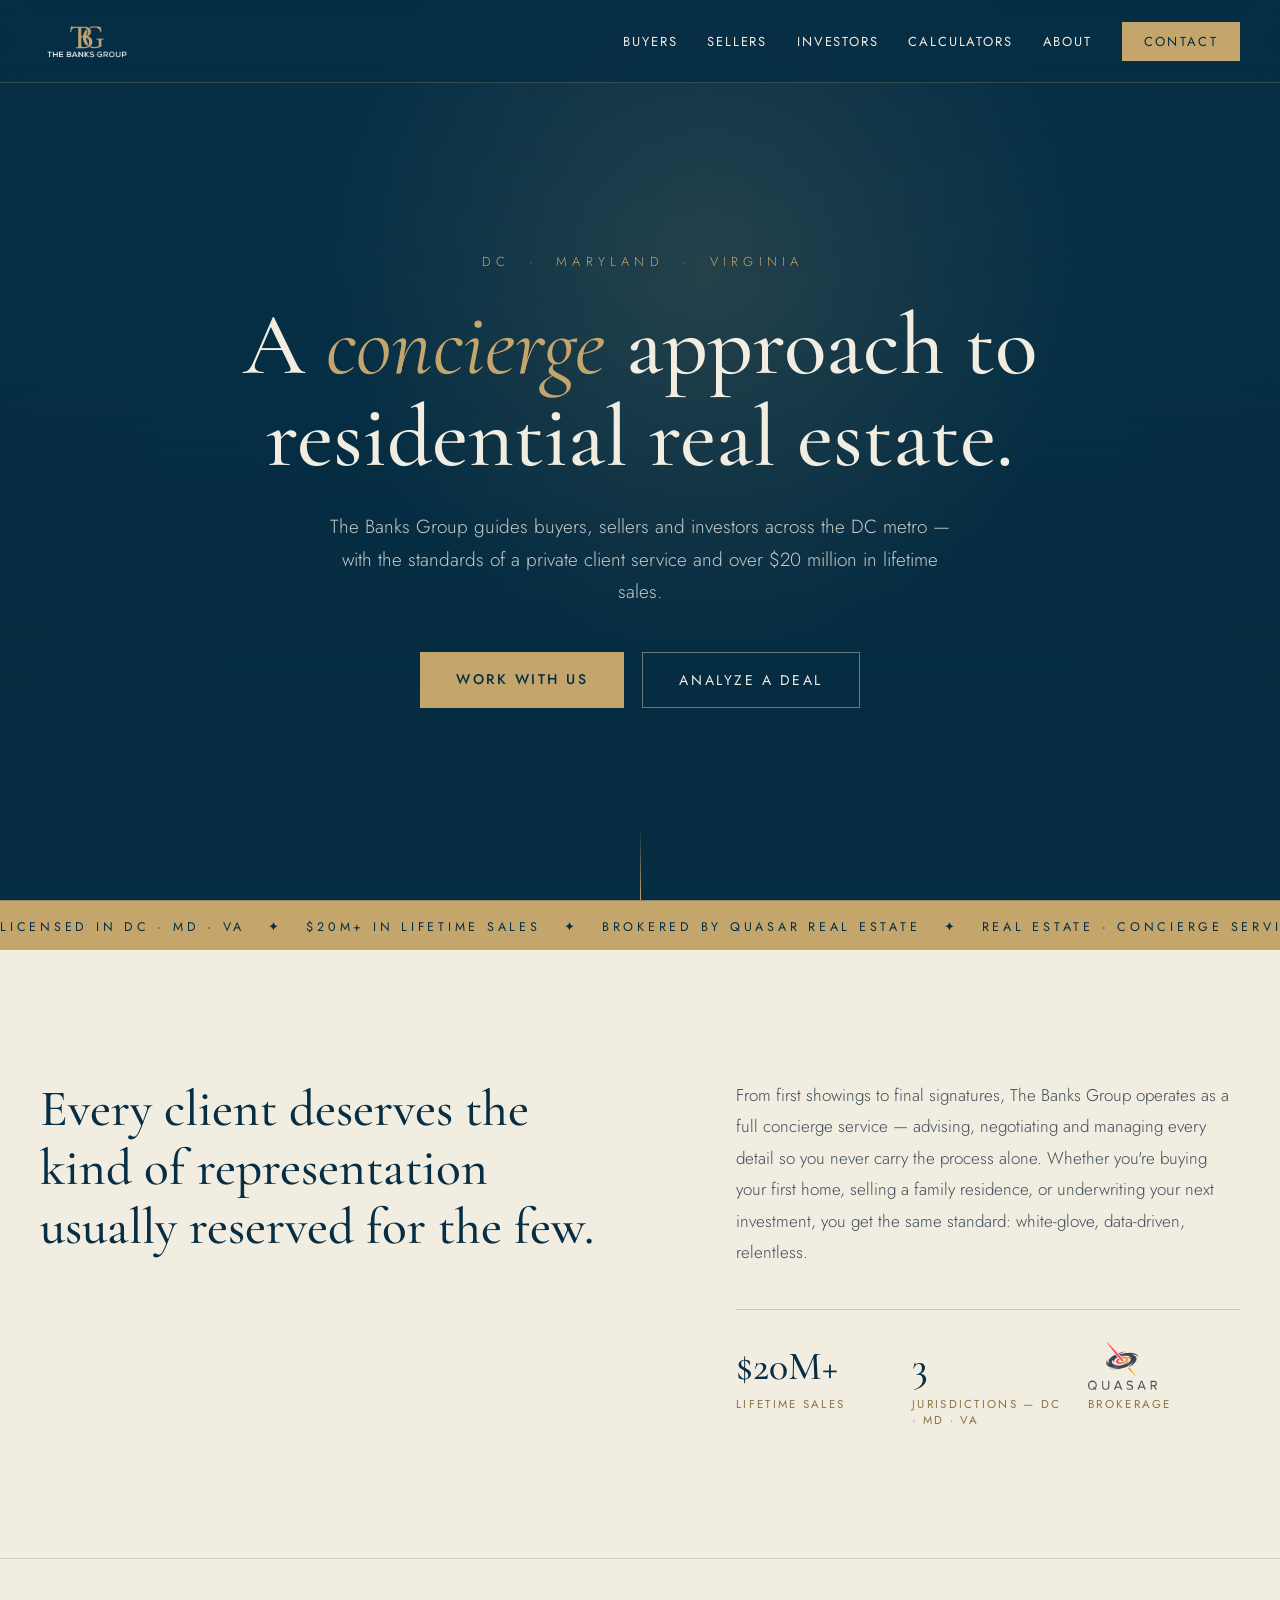
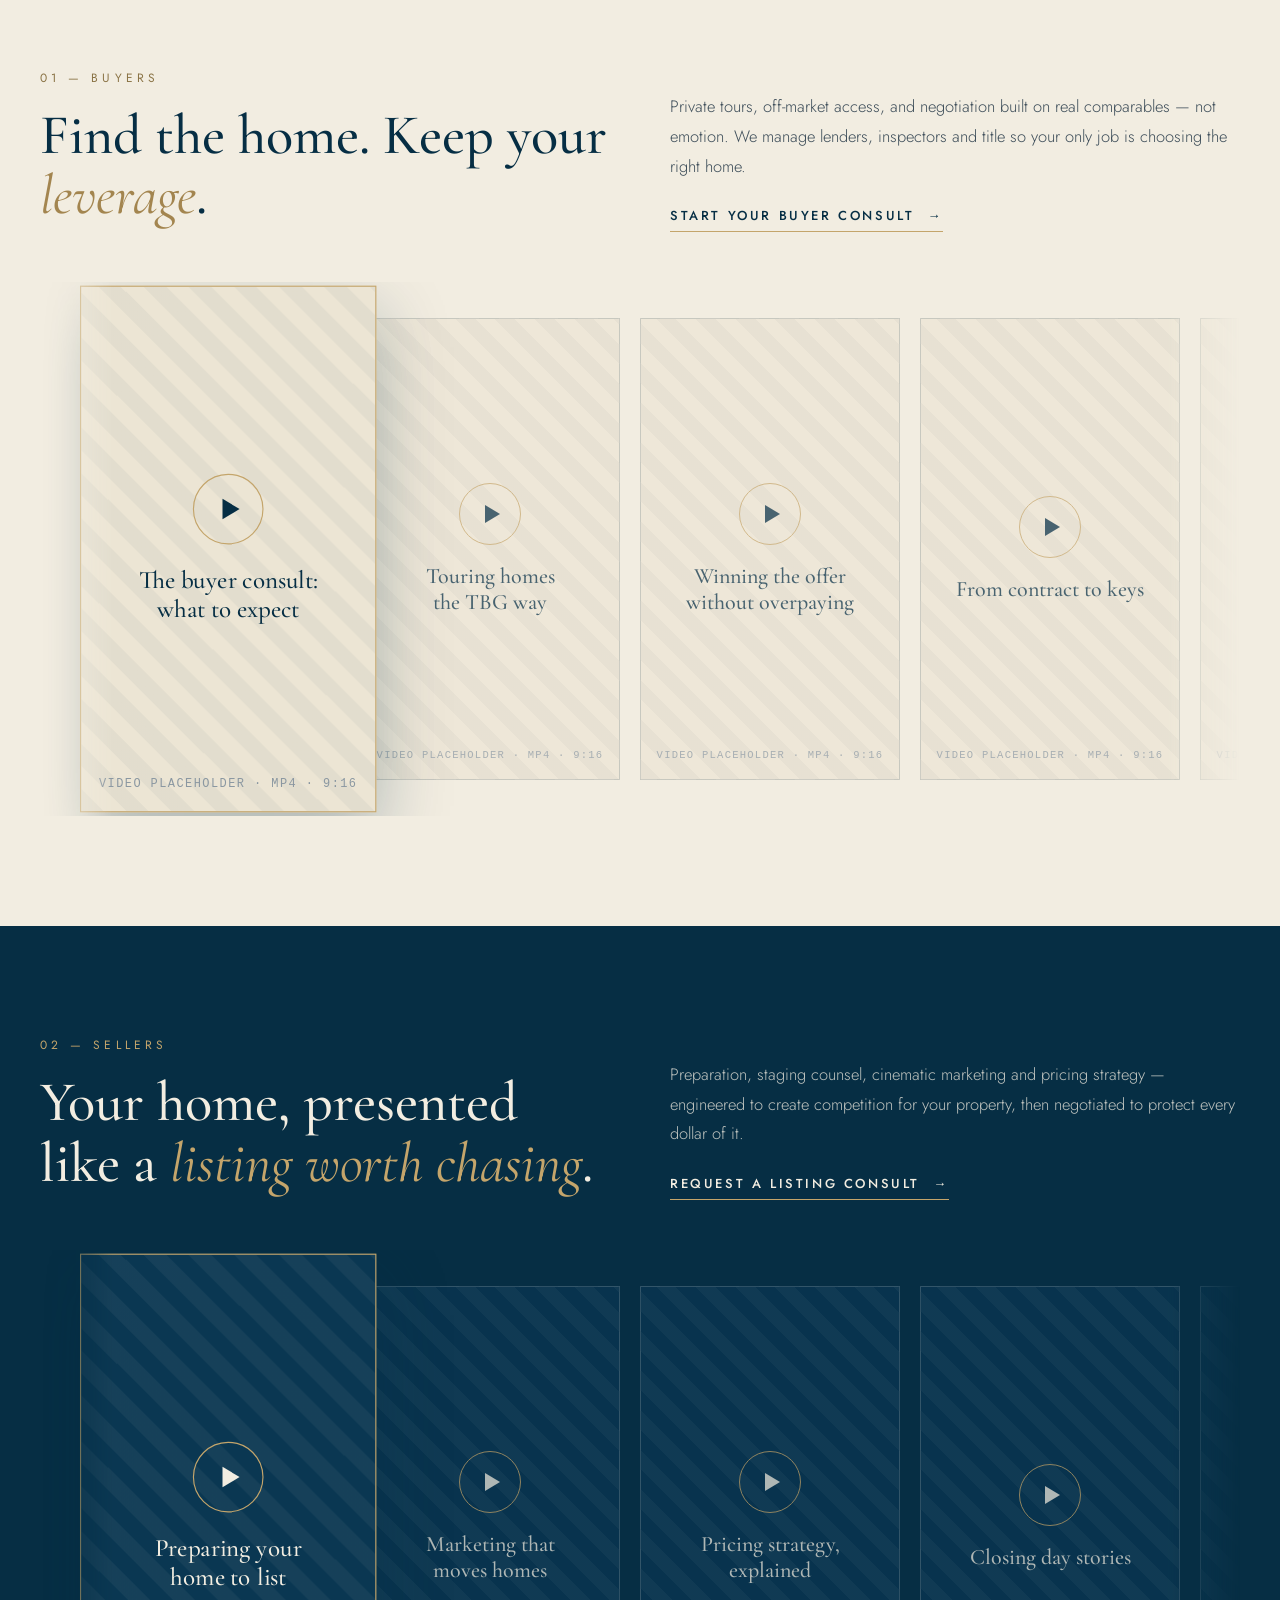
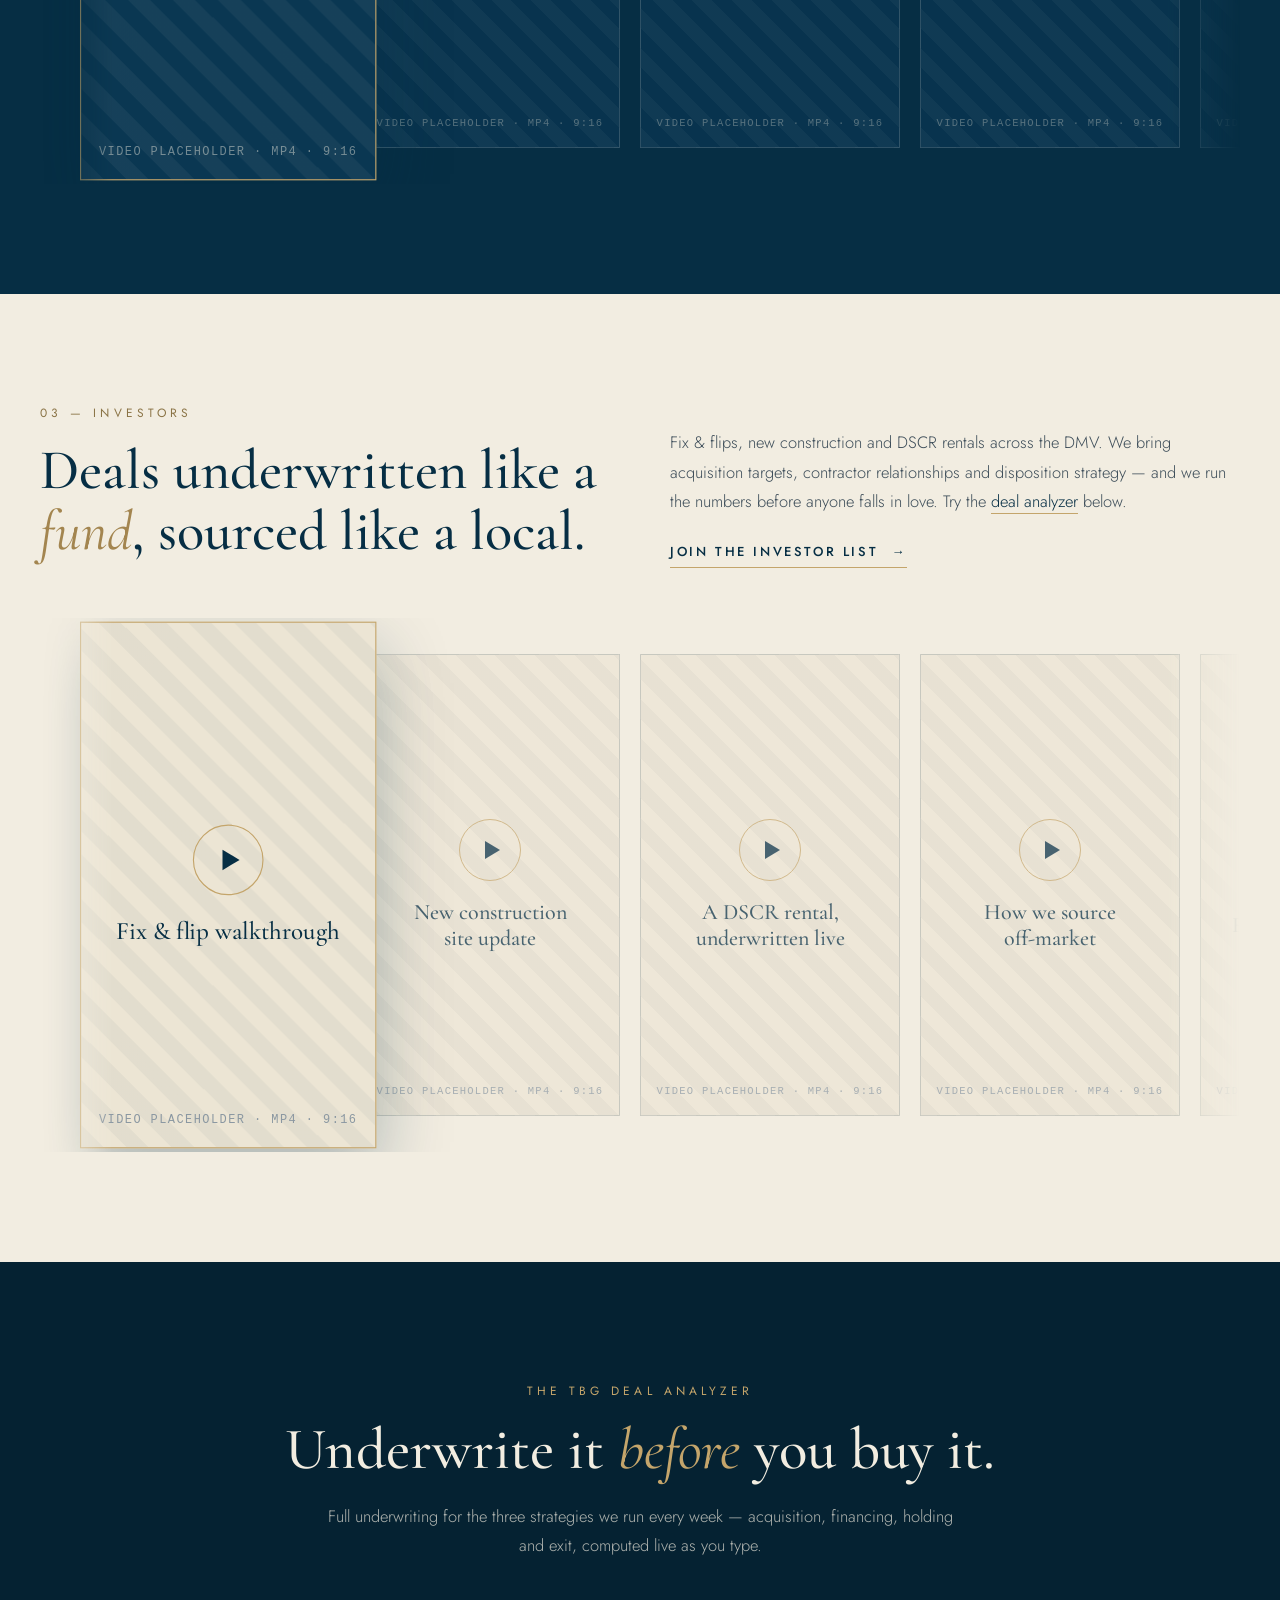
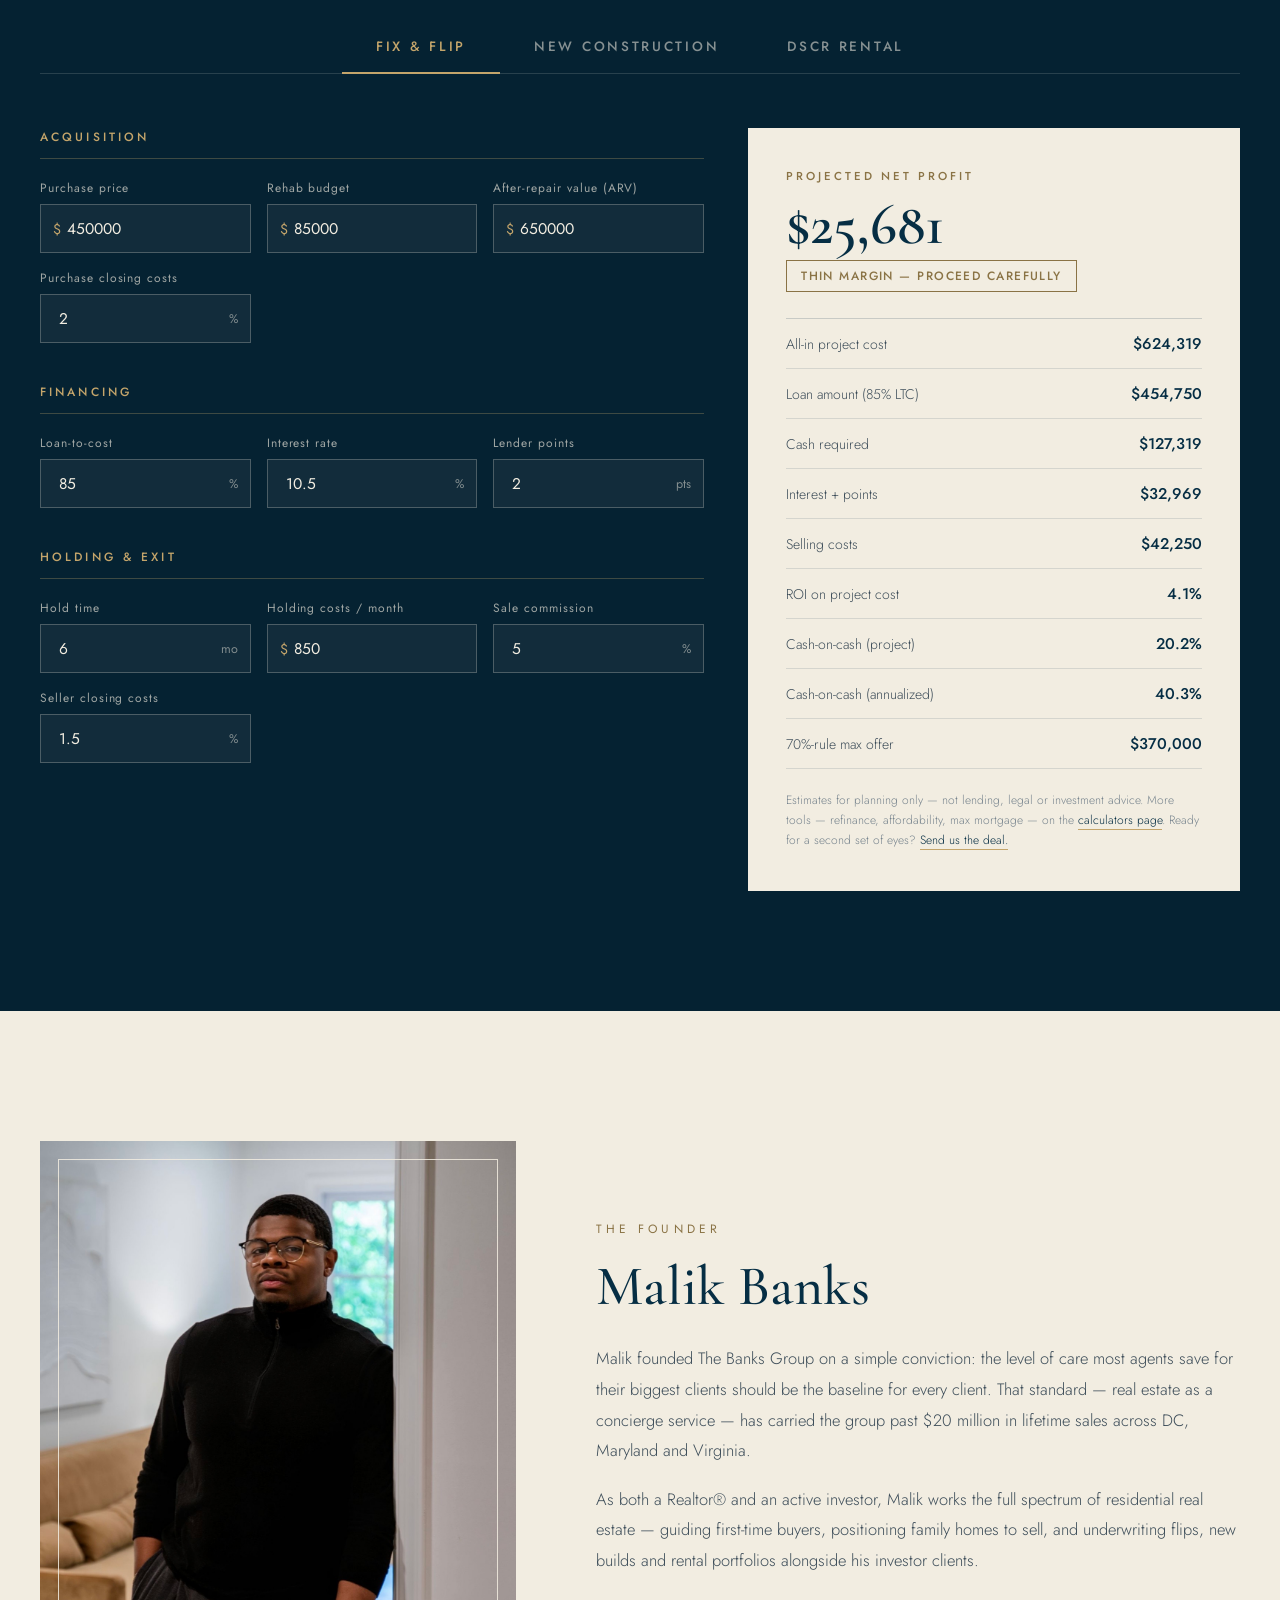
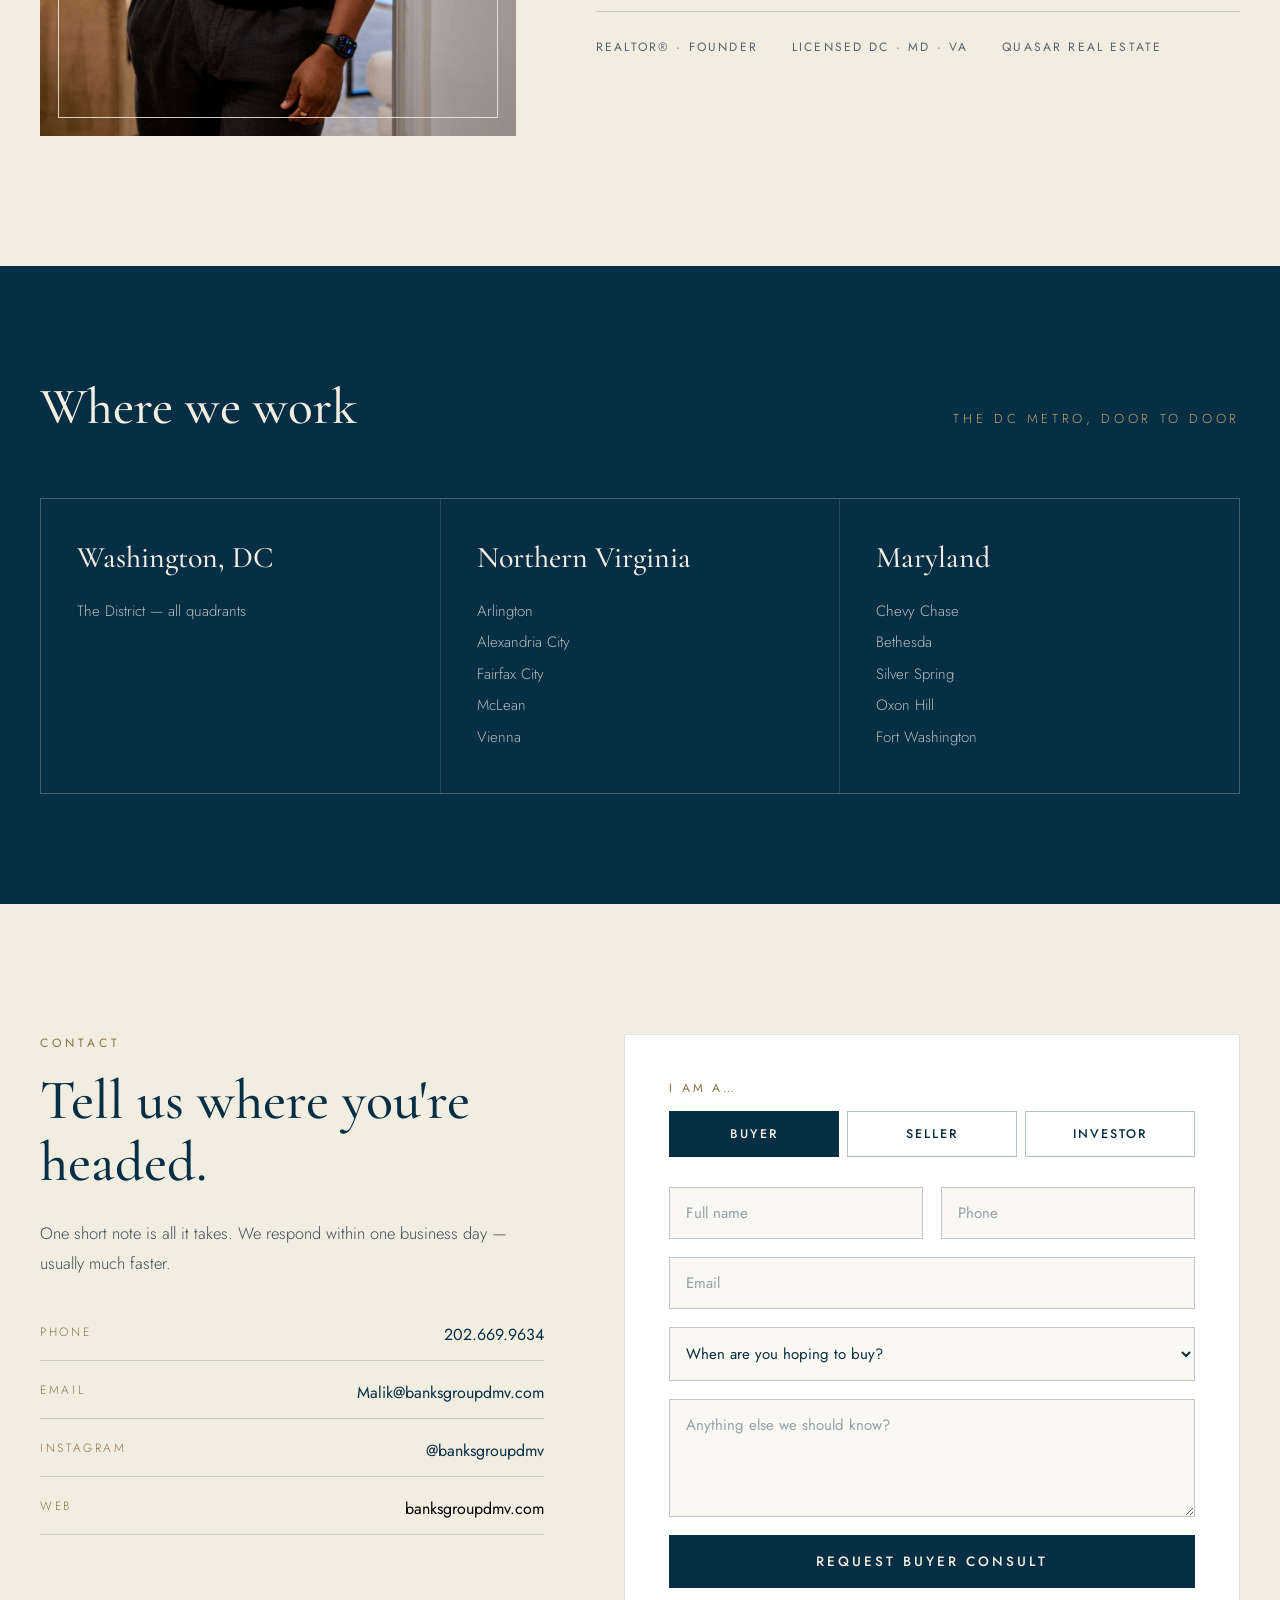
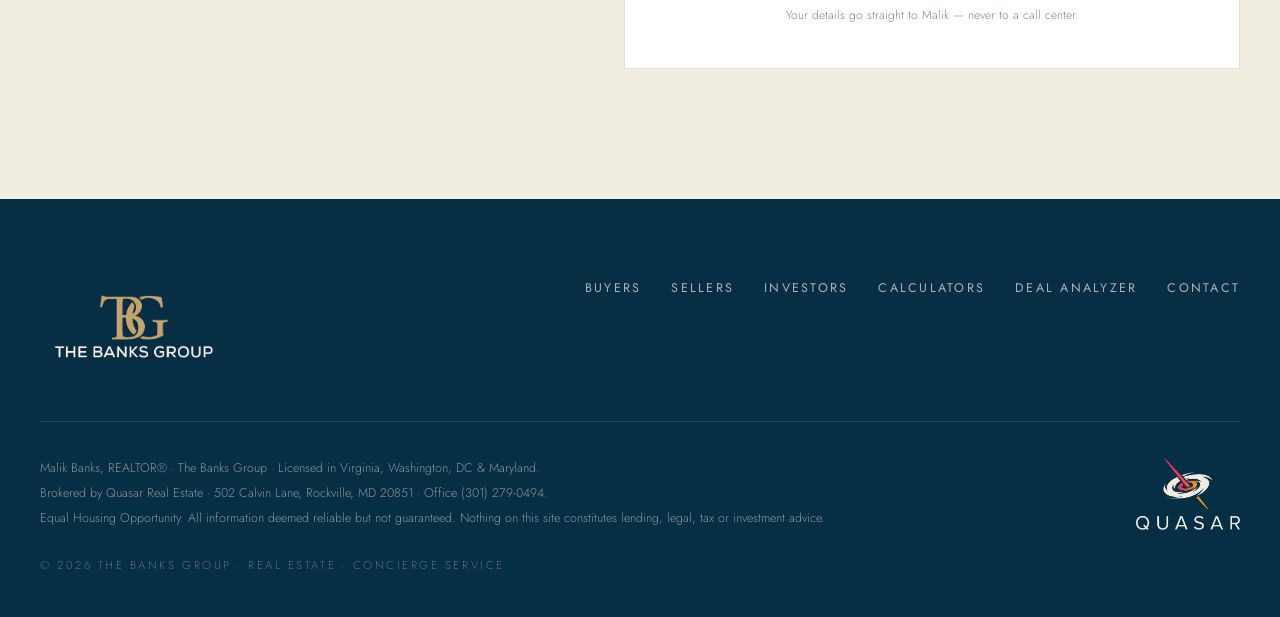
<file: index.html>
<!DOCTYPE html>
<html lang="en">
<head>
<meta charset="utf-8">
<meta name="viewport" content="width=device-width, initial-scale=1">
<title>The Banks Group — Real Estate · Concierge Service</title>
<meta name="description" content="A concierge approach to residential real estate across DC, Maryland and Virginia. The Banks Group guides buyers, sellers and investors with private-client standards and over $20 million in lifetime sales.">
<meta name="robots" content="index, follow">
<link rel="canonical" href="https://banksgroupdmv.com/">
<meta property="og:type" content="website">
<meta property="og:site_name" content="The Banks Group">
<meta property="og:title" content="The Banks Group — Real Estate · Concierge Service">
<meta property="og:description" content="A concierge approach to residential real estate across DC, Maryland and Virginia — private-client standards, over $20M in lifetime sales.">
<meta property="og:url" content="https://banksgroupdmv.com/">
<meta property="og:image" content="https://banksgroupdmv.com/assets/tbg-logo-navy.png">
<meta name="twitter:card" content="summary_large_image">
<link rel="icon" href="assets/tbg-monogram-navy.png">
<link rel="apple-touch-icon" href="assets/tbg-monogram-navy.png">
<script type="application/ld+json">
{
  "@context": "https://schema.org",
  "@type": "RealEstateAgent",
  "name": "The Banks Group",
  "founder": { "@type": "Person", "name": "Malik Banks", "jobTitle": "REALTOR® · Founder" },
  "telephone": "+1-202-669-9634",
  "url": "https://banksgroupdmv.com",
  "logo": "https://banksgroupdmv.com/assets/tbg-logo-navy.png",
  "areaServed": ["Washington, DC", "Maryland", "Virginia"],
  "knowsAbout": ["Residential real estate", "Home selling", "Home buying", "Real estate investing", "New construction", "DSCR rentals"],
  "parentOrganization": { "@type": "Organization", "name": "Quasar Real Estate", "telephone": "+1-301-279-0494", "address": { "@type": "PostalAddress", "streetAddress": "502 Calvin Lane", "addressLocality": "Rockville", "addressRegion": "MD", "postalCode": "20851", "addressCountry": "US" } }
}
</script>
<link rel="preconnect" href="https://fonts.googleapis.com">
<link rel="preconnect" href="https://fonts.gstatic.com" crossorigin="anonymous">
<link href="https://fonts.googleapis.com/css2?family=Cormorant+Garamond:ital,wght@0,400;0,500;0,600;1,400;1,500&family=Jost:wght@300;400;500&display=swap" rel="stylesheet">
<link rel="stylesheet" href="site.css">
<style>
  * { box-sizing: border-box; }
  html { scroll-behavior: smooth; }
  body { margin: 0; background: #f2ede1; font-family: 'Jost', sans-serif; -webkit-font-smoothing: antialiased; }
  a { color: #062e44; text-decoration: none; }
  a:hover { color: #c4a56b; }
  input, select, textarea, button { font-family: 'Jost', sans-serif; }
  input:focus, select:focus, textarea:focus { outline: none; border-color: #c4a56b !important; }
  ::placeholder { color: #93a0aa; }
  input[type=number]::-webkit-outer-spin-button, input[type=number]::-webkit-inner-spin-button { -webkit-appearance: none; margin: 0; }
  input[type=number] { -moz-appearance: textfield; }
  @keyframes fadeIn { from { opacity: 0; } to { opacity: 1; } }
  @keyframes fadeUp { from { opacity: 0; transform: translateY(26px); } to { opacity: 1; transform: none; } }
  @keyframes lineGrow { from { width: 0; opacity: 0; } to { width: 80px; opacity: 1; } }
  @keyframes liftUp { to { transform: translateY(-101%); } }
  @keyframes marquee { from { transform: translateX(0); } to { transform: translateX(-50%); } }
  @keyframes heroZoom { from { transform: scale(1); } to { transform: scale(1.14); } }
  @keyframes goldDrift { 0% { transform: translate(-8%, -4%); opacity: .5; } 50% { transform: translate(6%, 5%); opacity: .85; } 100% { transform: translate(-8%, -4%); opacity: .5; } }
  /* scroll reveal */
  .reveal { opacity: 0; transform: translateY(26px); transition: opacity .9s cubic-bezier(.22,1,.36,1), transform .9s cubic-bezier(.22,1,.36,1); }
  .reveal.in { opacity: 1; transform: none; }
  /* hover helpers (ported from style-hover) */
  .h-goldfill:hover { background: #d4b87e !important; color: #062e44 !important; }
  .h-goldout:hover { border-color: #c4a56b !important; color: #c4a56b !important; }
  .h-navyfill:hover { background: #0a3a55 !important; }
  .h-gold:hover { color: #c4a56b !important; }
  .h-golddim:hover { color: #a3854f !important; }
  @media (max-width: 940px) {
    .rsp-hide { display: none !important; }
    .rsp-2col { grid-template-columns: 1fr !important; gap: 44px !important; }
    .rsp-wrap { flex-wrap: wrap !important; }
  }
  @media (max-width: 640px) {
    .rsp-form2 { grid-template-columns: 1fr !important; }
  }
</style>
</head>
<body>

<!-- INTRO / MONOGRAM REVEAL -->
<div id="intro" style="position: fixed; inset: 0; z-index: 200; background: #062e44; display: flex; flex-direction: column; align-items: center; justify-content: center; gap: 28px; animation: liftUp 1s cubic-bezier(.76,0,.24,1) 3.2s forwards;">
  <img src="assets/tbg-logo-navy.png" alt="The Banks Group" style="width: min(340px, 60vw); animation: fadeUp 1.4s cubic-bezier(.22,1,.36,1) .25s both;">
  <div style="height: 1px; background: #c4a56b; animation: lineGrow 1s ease 1.35s both;"></div>
  <div style="font-family: 'Jost', sans-serif; font-weight: 300; font-size: 13px; letter-spacing: .42em; color: #f2ede1; text-indent: .42em; animation: fadeIn 1s ease 1.7s both;">REAL ESTATE&nbsp;&nbsp;·&nbsp;&nbsp;CONCIERGE SERVICE</div>
</div>

<!-- HEADER -->
<header style="position: fixed; top: 0; left: 0; right: 0; z-index: 100; display: flex; align-items: center; justify-content: space-between; padding: 18px clamp(20px, 5vw, 40px); background: rgba(6,46,68,.82); backdrop-filter: blur(14px); border-bottom: 1px solid rgba(196,165,107,.25);">
  <a href="#top" style="display: flex; align-items: center;">
    <img src="assets/tbg-logo-transparent.png" alt="The Banks Group" style="height: 46px; display: block;">
  </a>
  <nav style="display: flex; align-items: center; gap: 30px; font-family: 'Jost', sans-serif; font-weight: 400; font-size: 13px; letter-spacing: .14em; white-space: nowrap;">
    <a href="buyers.html" class="rsp-hide h-gold" style="color: #f2ede1;">BUYERS</a>
    <a href="sellers.html" class="rsp-hide h-gold" style="color: #f2ede1;">SELLERS</a>
    <a href="investors.html" class="rsp-hide h-gold" style="color: #f2ede1;">INVESTORS</a>
    <a href="calculators.html" class="rsp-hide h-gold" style="color: #f2ede1;">CALCULATORS</a>
    <a href="#about" class="rsp-hide h-gold" style="color: #f2ede1;">ABOUT</a>
    <a href="#contact" class="h-goldfill" style="color: #062e44; background: #c4a56b; padding: 10px 22px; letter-spacing: .18em;">CONTACT</a>
  </nav>
</header>

<!-- HERO -->
<section id="top" style="min-height: 100vh; background: #062e44; display: grid; place-items: center; text-align: center; padding: 140px 24px 80px; box-sizing: border-box; position: relative; overflow: hidden;">
  <div style="position: absolute; inset: 0; overflow: hidden;">
    <div style="position: absolute; inset: 0; animation: heroZoom 28s ease-out forwards; background: radial-gradient(120% 90% at 50% 0%, #0a3752 0%, #062e44 55%, #041d2b 100%);"></div>
    <div style="position: absolute; inset: 0; background: linear-gradient(to bottom, rgba(6,46,68,.86) 0%, rgba(6,46,68,.68) 48%, rgba(6,46,68,.94) 100%); pointer-events: none;"></div>
    <div style="position: absolute; top: -20%; left: 20%; width: 900px; height: 900px; background: radial-gradient(circle, rgba(196,165,107,.16) 0%, rgba(196,165,107,0) 60%); animation: goldDrift 14s ease-in-out infinite; pointer-events: none;"></div>
  </div>
  <div style="max-width: 980px; display: flex; flex-direction: column; align-items: center; position: relative; z-index: 1; pointer-events: none;">
    <div style="font-family: 'Jost', sans-serif; font-weight: 300; font-size: 13px; letter-spacing: .4em; text-indent: .4em; color: #c4a56b; animation: fadeUp .9s ease .1s both;">DC&nbsp;&nbsp;·&nbsp;&nbsp;MARYLAND&nbsp;&nbsp;·&nbsp;&nbsp;VIRGINIA</div>
    <h1 style="font-family: 'Cormorant Garamond', serif; font-weight: 500; font-size: clamp(48px, 7vw, 88px); line-height: 1.05; color: #f2ede1; margin: 28px 0 0; animation: fadeUp .9s ease .25s both; text-wrap: balance;">A <em style="color: #c4a56b; font-weight: 400;">concierge</em> approach to residential real estate.</h1>
    <p style="font-family: 'Jost', sans-serif; font-weight: 300; font-size: 19px; line-height: 1.7; color: rgba(242,237,225,.82); max-width: 620px; margin: 28px 0 0; animation: fadeUp .9s ease .4s both;">The Banks Group guides buyers, sellers and investors across the DC metro — with the standards of a private client service and over $20 million in lifetime sales.</p>
    <div style="display: flex; flex-wrap: wrap; justify-content: center; gap: 18px; margin-top: 44px; animation: fadeUp .9s ease .55s both; pointer-events: auto;">
      <a href="#contact" class="h-goldfill" style="background: #c4a56b; color: #062e44; font-family: 'Jost', sans-serif; font-weight: 500; font-size: 14px; letter-spacing: .18em; padding: 17px 36px;">WORK WITH US</a>
      <a href="#analyzer" class="h-goldout" style="border: 1px solid rgba(242,237,225,.4); color: #f2ede1; font-family: 'Jost', sans-serif; font-weight: 400; font-size: 14px; letter-spacing: .18em; padding: 17px 36px;">ANALYZE A DEAL</a>
    </div>
  </div>
  <div style="position: absolute; bottom: 0; left: 50%; width: 1px; height: 72px; background: linear-gradient(to bottom, rgba(196,165,107,0), #c4a56b);"></div>
</section>

<!-- MARQUEE -->
<div style="background: #c4a56b; overflow: hidden; padding: 13px 0; border-top: 1px solid rgba(6,46,68,.25);">
  <div style="display: inline-flex; white-space: nowrap; animation: marquee 30s linear infinite;">
    <span style="font-family: 'Jost', sans-serif; font-weight: 400; font-size: 12.5px; letter-spacing: .3em; color: #062e44; padding-right: 60px;">LICENSED IN DC · MD · VA&nbsp;&nbsp;&nbsp;✦&nbsp;&nbsp;&nbsp;$20M+ IN LIFETIME SALES&nbsp;&nbsp;&nbsp;✦&nbsp;&nbsp;&nbsp;BROKERED BY QUASAR REAL ESTATE&nbsp;&nbsp;&nbsp;✦&nbsp;&nbsp;&nbsp;REAL ESTATE · CONCIERGE SERVICE&nbsp;&nbsp;&nbsp;✦&nbsp;&nbsp;&nbsp;LICENSED IN DC · MD · VA&nbsp;&nbsp;&nbsp;✦&nbsp;&nbsp;&nbsp;$20M+ IN LIFETIME SALES&nbsp;&nbsp;&nbsp;✦&nbsp;&nbsp;&nbsp;BROKERED BY QUASAR REAL ESTATE&nbsp;&nbsp;&nbsp;✦&nbsp;&nbsp;&nbsp;REAL ESTATE · CONCIERGE SERVICE&nbsp;&nbsp;&nbsp;✦&nbsp;&nbsp;&nbsp;</span>
    <span aria-hidden="true" style="font-family: 'Jost', sans-serif; font-weight: 400; font-size: 12.5px; letter-spacing: .3em; color: #062e44; padding-right: 60px;">LICENSED IN DC · MD · VA&nbsp;&nbsp;&nbsp;✦&nbsp;&nbsp;&nbsp;$20M+ IN LIFETIME SALES&nbsp;&nbsp;&nbsp;✦&nbsp;&nbsp;&nbsp;BROKERED BY QUASAR REAL ESTATE&nbsp;&nbsp;&nbsp;✦&nbsp;&nbsp;&nbsp;REAL ESTATE · CONCIERGE SERVICE&nbsp;&nbsp;&nbsp;✦&nbsp;&nbsp;&nbsp;LICENSED IN DC · MD · VA&nbsp;&nbsp;&nbsp;✦&nbsp;&nbsp;&nbsp;$20M+ IN LIFETIME SALES&nbsp;&nbsp;&nbsp;✦&nbsp;&nbsp;&nbsp;BROKERED BY QUASAR REAL ESTATE&nbsp;&nbsp;&nbsp;✦&nbsp;&nbsp;&nbsp;REAL ESTATE · CONCIERGE SERVICE&nbsp;&nbsp;&nbsp;✦&nbsp;&nbsp;&nbsp;</span>
  </div>
</div>

<!-- INTRO COPY -->
<section style="background: #f2ede1; padding: 130px clamp(20px, 5vw, 40px);">
  <div class="rsp-2col reveal" style="max-width: 1200px; margin: 0 auto; display: grid; grid-template-columns: 1.1fr .9fr; gap: 80px; align-items: start;">
    <h2 style="font-family: 'Cormorant Garamond', serif; font-weight: 500; font-size: clamp(36px, 4vw, 54px); line-height: 1.15; color: #062e44; margin: 0; text-wrap: balance;">Every client deserves the kind of representation usually reserved for the few.</h2>
    <div>
      <p style="font-family: 'Jost', sans-serif; font-weight: 300; font-size: 17px; line-height: 1.85; color: #3d4d59; margin: 0 0 40px;">From first showings to final signatures, The Banks Group operates as a full concierge service — advising, negotiating and managing every detail so you never carry the process alone. Whether you're buying your first home, selling a family residence, or underwriting your next investment, you get the same standard: white-glove, data-driven, relentless.</p>
      <div style="display: grid; grid-template-columns: repeat(auto-fit, minmax(150px, 1fr)); gap: 24px; border-top: 1px solid rgba(6,46,68,.2); padding-top: 32px;">
        <div><div style="font-family: 'Cormorant Garamond', serif; font-weight: 500; font-size: 40px; color: #062e44;">$20M+</div><div style="font-family: 'Jost', sans-serif; font-weight: 400; font-size: 11.5px; letter-spacing: .2em; color: #8a7345; margin-top: 6px;">LIFETIME SALES</div></div>
        <div><div style="font-family: 'Cormorant Garamond', serif; font-weight: 500; font-size: 40px; color: #062e44;">3</div><div style="font-family: 'Jost', sans-serif; font-weight: 400; font-size: 11.5px; letter-spacing: .2em; color: #8a7345; margin-top: 6px;">JURISDICTIONS — DC · MD · VA</div></div>
        <div><img src="assets/quasar-logo.png" alt="Quasar Real Estate" style="height: 48px; display: block;"><div style="font-family: 'Jost', sans-serif; font-weight: 400; font-size: 11.5px; letter-spacing: .2em; color: #8a7345; margin-top: 6px;">BROKERAGE</div></div>
      </div>
    </div>
  </div>
</section>

<!-- BUYERS -->
<section id="buyers" style="background: #f2ede1; padding: 110px clamp(20px, 5vw, 40px); border-top: 1px solid rgba(6,46,68,.14);">
  <div style="max-width: 1200px; margin: 0 auto;">
    <div class="rsp-2col reveal" style="display: grid; grid-template-columns: 1fr 1fr; gap: 60px; align-items: end; margin-bottom: 56px;">
      <div>
        <div style="font-family: 'Jost', sans-serif; font-weight: 400; font-size: 12px; letter-spacing: .34em; color: #8a7345;">01 — BUYERS</div>
        <h2 style="font-family: 'Cormorant Garamond', serif; font-weight: 500; font-size: clamp(38px, 4.4vw, 58px); line-height: 1.08; color: #062e44; margin: 18px 0 0;">Find the home. Keep your <em style="color: #a3854f; font-weight: 400;">leverage</em>.</h2>
      </div>
      <div>
        <p style="font-family: 'Jost', sans-serif; font-weight: 300; font-size: 16.5px; line-height: 1.8; color: #3d4d59; margin: 0 0 22px;">Private tours, off-market access, and negotiation built on real comparables — not emotion. We manage lenders, inspectors and title so your only job is choosing the right home.</p>
        <a href="buyers.html" class="h-golddim" style="font-family: 'Jost', sans-serif; font-weight: 500; font-size: 13px; letter-spacing: .2em; color: #062e44; border-bottom: 1px solid #c4a56b; padding-bottom: 6px;">START YOUR BUYER CONSULT&nbsp;&nbsp;→</a>
      </div>
    </div>
    <div class="carousel" style="position: relative; overflow: hidden; padding: 36px 0; -webkit-mask-image: linear-gradient(90deg, transparent, #000 6%, #000 94%, transparent); mask-image: linear-gradient(90deg, transparent, #000 6%, #000 94%, transparent);">
      <div class="track" id="track-buyers" style="display: flex; gap: 20px; width: max-content; will-change: transform;"></div>
    </div>
  </div>
</section>

<!-- SELLERS -->
<section id="sellers" style="background: #062e44; padding: 110px clamp(20px, 5vw, 40px);">
  <div style="max-width: 1200px; margin: 0 auto;">
    <div class="rsp-2col reveal" style="display: grid; grid-template-columns: 1fr 1fr; gap: 60px; align-items: end; margin-bottom: 56px;">
      <div>
        <div style="font-family: 'Jost', sans-serif; font-weight: 400; font-size: 12px; letter-spacing: .34em; color: #c4a56b;">02 — SELLERS</div>
        <h2 style="font-family: 'Cormorant Garamond', serif; font-weight: 500; font-size: clamp(38px, 4.4vw, 58px); line-height: 1.08; color: #f2ede1; margin: 18px 0 0;">Your home, presented like a <em style="color: #c4a56b; font-weight: 400;">listing worth chasing</em>.</h2>
      </div>
      <div>
        <p style="font-family: 'Jost', sans-serif; font-weight: 300; font-size: 16.5px; line-height: 1.8; color: rgba(242,237,225,.78); margin: 0 0 22px;">Preparation, staging counsel, cinematic marketing and pricing strategy — engineered to create competition for your property, then negotiated to protect every dollar of it.</p>
        <a href="sellers.html" class="h-gold" style="font-family: 'Jost', sans-serif; font-weight: 500; font-size: 13px; letter-spacing: .2em; color: #f2ede1; border-bottom: 1px solid #c4a56b; padding-bottom: 6px;">REQUEST A LISTING CONSULT&nbsp;&nbsp;→</a>
      </div>
    </div>
    <div class="carousel" style="position: relative; overflow: hidden; padding: 36px 0; -webkit-mask-image: linear-gradient(90deg, transparent, #000 6%, #000 94%, transparent); mask-image: linear-gradient(90deg, transparent, #000 6%, #000 94%, transparent);">
      <div class="track" id="track-sellers" style="display: flex; gap: 20px; width: max-content; will-change: transform;"></div>
    </div>
  </div>
</section>

<!-- INVESTORS -->
<section id="investors" style="background: #f2ede1; padding: 110px clamp(20px, 5vw, 40px);">
  <div style="max-width: 1200px; margin: 0 auto;">
    <div class="rsp-2col reveal" style="display: grid; grid-template-columns: 1fr 1fr; gap: 60px; align-items: end; margin-bottom: 56px;">
      <div>
        <div style="font-family: 'Jost', sans-serif; font-weight: 400; font-size: 12px; letter-spacing: .34em; color: #8a7345;">03 — INVESTORS</div>
        <h2 style="font-family: 'Cormorant Garamond', serif; font-weight: 500; font-size: clamp(38px, 4.4vw, 58px); line-height: 1.08; color: #062e44; margin: 18px 0 0;">Deals underwritten like a <em style="color: #a3854f; font-weight: 400;">fund</em>, sourced like a local.</h2>
      </div>
      <div>
        <p style="font-family: 'Jost', sans-serif; font-weight: 300; font-size: 16.5px; line-height: 1.8; color: #3d4d59; margin: 0 0 22px;">Fix &amp; flips, new construction and DSCR rentals across the DMV. We bring acquisition targets, contractor relationships and disposition strategy — and we run the numbers before anyone falls in love. Try the <a href="#analyzer" style="color: #062e44; border-bottom: 1px solid #c4a56b;">deal analyzer</a> below.</p>
        <a href="investors.html" class="h-golddim" style="font-family: 'Jost', sans-serif; font-weight: 500; font-size: 13px; letter-spacing: .2em; color: #062e44; border-bottom: 1px solid #c4a56b; padding-bottom: 6px;">JOIN THE INVESTOR LIST&nbsp;&nbsp;→</a>
      </div>
    </div>
    <div class="carousel" style="position: relative; overflow: hidden; padding: 36px 0; -webkit-mask-image: linear-gradient(90deg, transparent, #000 6%, #000 94%, transparent); mask-image: linear-gradient(90deg, transparent, #000 6%, #000 94%, transparent);">
      <div class="track" id="track-investors" style="display: flex; gap: 20px; width: max-content; will-change: transform;"></div>
    </div>
  </div>
</section>

<!-- DEAL ANALYZER -->
<section id="analyzer" style="background: #052232; padding: 120px clamp(20px, 5vw, 40px);">
  <div style="max-width: 1240px; margin: 0 auto;">
    <div style="text-align: center; margin-bottom: 60px;">
      <div style="font-family: 'Jost', sans-serif; font-weight: 400; font-size: 12px; letter-spacing: .34em; color: #c4a56b;">THE TBG DEAL ANALYZER</div>
      <h2 style="font-family: 'Cormorant Garamond', serif; font-weight: 500; font-size: clamp(40px, 4.6vw, 62px); line-height: 1.08; color: #f2ede1; margin: 18px auto 0; max-width: 760px; text-wrap: balance;">Underwrite it <em style="color: #c4a56b; font-weight: 400;">before</em> you buy it.</h2>
      <p style="font-family: 'Jost', sans-serif; font-weight: 300; font-size: 16.5px; line-height: 1.8; color: rgba(242,237,225,.72); max-width: 640px; margin: 20px auto 0;">Full underwriting for the three strategies we run every week — acquisition, financing, holding and exit, computed live as you type.</p>
    </div>
    <div style="display: flex; flex-wrap: wrap; justify-content: center; gap: 0; margin-bottom: 54px; border-bottom: 1px solid rgba(242,237,225,.15);">
      <button data-tab="fixflip" class="an-tab" style="background: none; border: none; cursor: pointer; padding: 16px 34px; font-family: 'Jost', sans-serif; font-weight: 500; font-size: 13.5px; letter-spacing: .2em; margin-bottom: -1px;">FIX &amp; FLIP</button>
      <button data-tab="construction" class="an-tab" style="background: none; border: none; cursor: pointer; padding: 16px 34px; font-family: 'Jost', sans-serif; font-weight: 500; font-size: 13.5px; letter-spacing: .2em; margin-bottom: -1px;">NEW CONSTRUCTION</button>
      <button data-tab="dscr" class="an-tab" style="background: none; border: none; cursor: pointer; padding: 16px 34px; font-family: 'Jost', sans-serif; font-weight: 500; font-size: 13.5px; letter-spacing: .2em; margin-bottom: -1px;">DSCR RENTAL</button>
    </div>
    <div class="rsp-2col" style="display: grid; grid-template-columns: 1.35fr 1fr; gap: 44px; align-items: start;">
      <div id="an-inputs" style="display: flex; flex-direction: column; gap: 40px;"></div>
      <div style="position: sticky; top: 100px; background: #f2ede1; padding: 40px 38px;">
        <div id="an-hero-label" style="font-family: 'Jost', sans-serif; font-weight: 500; font-size: 11.5px; letter-spacing: .26em; color: #8a7345;"></div>
        <div id="an-hero-value" style="font-family: 'Cormorant Garamond', serif; font-weight: 600; font-size: 58px; line-height: 1; color: #062e44; margin: 12px 0 6px;"></div>
        <div id="an-verdict" style="display: inline-block; font-family: 'Jost', sans-serif; font-weight: 500; font-size: 12px; letter-spacing: .12em; padding: 6px 14px; margin-bottom: 26px; border: 1px solid;"></div>
        <div id="an-outputs" style="border-top: 1px solid rgba(6,46,68,.18);"></div>
        <p style="font-family: 'Jost', sans-serif; font-weight: 300; font-size: 12px; line-height: 1.65; color: #77848e; margin: 22px 0 0;">Estimates for planning only — not lending, legal or investment advice. More tools — refinance, affordability, max mortgage — on the <a href="calculators.html" style="border-bottom: 1px solid #c4a56b;">calculators page</a>. Ready for a second set of eyes? <a href="investors.html" style="border-bottom: 1px solid #c4a56b;">Send us the deal.</a></p>
      </div>
    </div>
  </div>
</section>

<!-- ABOUT -->
<section id="about" style="background: #f2ede1; padding: 130px clamp(20px, 5vw, 40px);">
  <div class="rsp-2col reveal" style="max-width: 1200px; margin: 0 auto; display: grid; grid-template-columns: .85fr 1.15fr; gap: 80px; align-items: center;">
    <div style="position: relative;">
      <img src="assets/malik-standing.jpg" alt="Malik Banks, Founder of The Banks Group" style="width: 100%; display: block; aspect-ratio: 4 / 5; object-fit: cover;">
      <div style="position: absolute; inset: 18px; border: 1px solid rgba(242,237,225,.85); pointer-events: none;"></div>
    </div>
    <div>
      <div style="font-family: 'Jost', sans-serif; font-weight: 400; font-size: 12px; letter-spacing: .34em; color: #8a7345;">THE FOUNDER</div>
      <h2 style="font-family: 'Cormorant Garamond', serif; font-weight: 500; font-size: clamp(38px, 4.4vw, 56px); line-height: 1.1; color: #062e44; margin: 18px 0 26px;">Malik Banks</h2>
      <p style="font-family: 'Jost', sans-serif; font-weight: 300; font-size: 16.5px; line-height: 1.85; color: #3d4d59; margin: 0 0 18px;">Malik founded The Banks Group on a simple conviction: the level of care most agents save for their biggest clients should be the baseline for every client. That standard — real estate as a concierge service — has carried the group past $20 million in lifetime sales across DC, Maryland and Virginia.</p>
      <p style="font-family: 'Jost', sans-serif; font-weight: 300; font-size: 16.5px; line-height: 1.85; color: #3d4d59; margin: 0 0 36px;">As both a Realtor® and an active investor, Malik works the full spectrum of residential real estate — guiding first-time buyers, positioning family homes to sell, and underwriting flips, new builds and rental portfolios alongside his investor clients.</p>
      <div style="display: flex; gap: 34px; border-top: 1px solid rgba(6,46,68,.2); padding-top: 26px; font-family: 'Jost', sans-serif; font-weight: 400; font-size: 12px; letter-spacing: .18em; color: #55636e; flex-wrap: wrap;">
        <span>REALTOR® · FOUNDER</span><span>LICENSED DC · MD · VA</span><span>QUASAR REAL ESTATE</span>
      </div>
    </div>
  </div>
</section>

<!-- AREAS -->
<section style="background: #062e44; padding: 110px clamp(20px, 5vw, 40px);">
  <div style="max-width: 1200px; margin: 0 auto;">
    <div style="display: flex; align-items: baseline; justify-content: space-between; gap: 40px; margin-bottom: 60px; flex-wrap: wrap;">
      <h2 style="font-family: 'Cormorant Garamond', serif; font-weight: 500; font-size: clamp(36px, 4vw, 52px); color: #f2ede1; margin: 0;">Where we work</h2>
      <div style="font-family: 'Jost', sans-serif; font-weight: 300; font-size: 13px; letter-spacing: .28em; color: #c4a56b;">THE DC METRO, DOOR TO DOOR</div>
    </div>
    <div style="display: grid; grid-template-columns: repeat(auto-fit, minmax(240px, 1fr)); gap: 1px; background: rgba(242,237,225,.14); border: 1px solid rgba(242,237,225,.14);">
      <div style="background: #062e44; padding: 40px 36px;"><div style="font-family: 'Cormorant Garamond', serif; font-weight: 500; font-size: 30px; color: #f2ede1; margin-bottom: 20px;">Washington, DC</div><div style="font-family: 'Jost', sans-serif; font-weight: 300; font-size: 15px; line-height: 2.1; color: rgba(242,237,225,.75);">The District — all quadrants</div></div>
      <div style="background: #062e44; padding: 40px 36px;"><div style="font-family: 'Cormorant Garamond', serif; font-weight: 500; font-size: 30px; color: #f2ede1; margin-bottom: 20px;">Northern Virginia</div><div style="font-family: 'Jost', sans-serif; font-weight: 300; font-size: 15px; line-height: 2.1; color: rgba(242,237,225,.75);">Arlington<br>Alexandria City<br>Fairfax City<br>McLean<br>Vienna</div></div>
      <div style="background: #062e44; padding: 40px 36px;"><div style="font-family: 'Cormorant Garamond', serif; font-weight: 500; font-size: 30px; color: #f2ede1; margin-bottom: 20px;">Maryland</div><div style="font-family: 'Jost', sans-serif; font-weight: 300; font-size: 15px; line-height: 2.1; color: rgba(242,237,225,.75);">Chevy Chase<br>Bethesda<br>Silver Spring<br>Oxon Hill<br>Fort Washington</div></div>
    </div>
  </div>
</section>

<!-- CONTACT -->
<section id="contact" style="background: #f2ede1; padding: 130px clamp(20px, 5vw, 40px);">
  <div class="rsp-2col" style="max-width: 1200px; margin: 0 auto; display: grid; grid-template-columns: .9fr 1.1fr; gap: 80px; align-items: start;">
    <div>
      <div style="font-family: 'Jost', sans-serif; font-weight: 400; font-size: 12px; letter-spacing: .34em; color: #8a7345;">CONTACT</div>
      <h2 style="font-family: 'Cormorant Garamond', serif; font-weight: 500; font-size: clamp(38px, 4.4vw, 56px); line-height: 1.1; color: #062e44; margin: 18px 0 26px;">Tell us where you're headed.</h2>
      <p style="font-family: 'Jost', sans-serif; font-weight: 300; font-size: 16.5px; line-height: 1.8; color: #3d4d59; margin: 0 0 44px;">One short note is all it takes. We respond within one business day — usually much faster.</p>
      <div style="display: flex; flex-direction: column; gap: 20px; font-family: 'Jost', sans-serif; font-weight: 400; font-size: 16px;">
        <a href="tel:2026699634" style="display: flex; justify-content: space-between; border-bottom: 1px solid rgba(6,46,68,.18); padding-bottom: 14px;"><span style="font-weight: 300; font-size: 12px; letter-spacing: .22em; color: #8a7345;">PHONE</span><span>202.669.9634</span></a>
        <a href="mailto:Malik@banksgroupdmv.com" style="display: flex; justify-content: space-between; border-bottom: 1px solid rgba(6,46,68,.18); padding-bottom: 14px;"><span style="font-weight: 300; font-size: 12px; letter-spacing: .22em; color: #8a7345;">EMAIL</span><span>Malik@banksgroupdmv.com</span></a>
        <a href="https://instagram.com/banksgroupdmv" target="_blank" rel="noopener" style="display: flex; justify-content: space-between; border-bottom: 1px solid rgba(6,46,68,.18); padding-bottom: 14px;"><span style="font-weight: 300; font-size: 12px; letter-spacing: .22em; color: #8a7345;">INSTAGRAM</span><span>@banksgroupdmv</span></a>
        <div style="display: flex; justify-content: space-between; border-bottom: 1px solid rgba(6,46,68,.18); padding-bottom: 14px;"><span style="font-weight: 300; font-size: 12px; letter-spacing: .22em; color: #8a7345;">WEB</span><span>banksgroupdmv.com</span></div>
      </div>
    </div>
    <div style="background: #ffffff; border: 1px solid rgba(6,46,68,.14); padding: 44px;">
      <div id="form-pending">
        <div style="font-family: 'Jost', sans-serif; font-weight: 400; font-size: 12px; letter-spacing: .24em; color: #8a7345; margin-bottom: 14px;">I AM A…</div>
        <div style="display: grid; grid-template-columns: repeat(3, 1fr); gap: 8px; margin-bottom: 30px;">
          <button type="button" data-aud="buyer" class="aud-btn" style="padding: 13px 0; cursor: pointer; font-family: 'Jost', sans-serif; font-weight: 500; font-size: 12.5px; letter-spacing: .16em; border: 1px solid;">BUYER</button>
          <button type="button" data-aud="seller" class="aud-btn" style="padding: 13px 0; cursor: pointer; font-family: 'Jost', sans-serif; font-weight: 500; font-size: 12.5px; letter-spacing: .16em; border: 1px solid;">SELLER</button>
          <button type="button" data-aud="investor" class="aud-btn" style="padding: 13px 0; cursor: pointer; font-family: 'Jost', sans-serif; font-weight: 500; font-size: 12.5px; letter-spacing: .16em; border: 1px solid;">INVESTOR</button>
        </div>
        <form id="lead-form" style="display: flex; flex-direction: column; gap: 18px;">
          <div class="rsp-form2" style="display: grid; grid-template-columns: 1fr 1fr; gap: 18px;">
            <input required name="name" placeholder="Full name" style="border: 1px solid rgba(6,46,68,.25); background: #faf8f2; padding: 14px 16px; font-size: 15px; color: #062e44;">
            <input required name="phone" placeholder="Phone" style="border: 1px solid rgba(6,46,68,.25); background: #faf8f2; padding: 14px 16px; font-size: 15px; color: #062e44;">
          </div>
          <input required type="email" name="email" placeholder="Email" style="border: 1px solid rgba(6,46,68,.25); background: #faf8f2; padding: 14px 16px; font-size: 15px; color: #062e44;">
          <select data-cond="buyer" required name="timeline" style="border: 1px solid rgba(6,46,68,.25); background: #faf8f2; padding: 14px 12px; font-size: 15px; color: #062e44;">
            <option value="">When are you hoping to buy?</option><option>Within 3 months</option><option>3–6 months</option><option>6–12 months</option><option>Just exploring</option>
          </select>
          <input data-cond="seller" required name="address" placeholder="Property address (or neighborhood)" style="border: 1px solid rgba(6,46,68,.25); background: #faf8f2; padding: 14px 16px; font-size: 15px; color: #062e44;">
          <select data-cond="investor" required name="strategy" style="border: 1px solid rgba(6,46,68,.25); background: #faf8f2; padding: 14px 12px; font-size: 15px; color: #062e44;">
            <option value="">Which strategy interests you?</option><option>Fix &amp; flip</option><option>New construction</option><option>DSCR rental / buy &amp; hold</option><option>Multiple / not sure yet</option>
          </select>
          <textarea name="message" rows="4" placeholder="Anything else we should know?" style="border: 1px solid rgba(6,46,68,.25); background: #faf8f2; padding: 14px 16px; font-size: 15px; color: #062e44; resize: vertical;"></textarea>
          <button type="submit" id="submit-btn" class="h-navyfill" style="background: #062e44; color: #f2ede1; border: none; cursor: pointer; padding: 17px 0; font-family: 'Jost', sans-serif; font-weight: 500; font-size: 13.5px; letter-spacing: .22em;">REQUEST BUYER CONSULT</button>
          <div style="font-family: 'Jost', sans-serif; font-weight: 300; font-size: 12px; color: #77848e; text-align: center;">Your details go straight to Malik — never to a call center.</div>
        </form>
      </div>
      <div id="form-done" style="display: none; text-align: center; padding: 60px 20px;">
        <div style="font-family: 'Cormorant Garamond', serif; font-weight: 500; font-size: 44px; color: #062e44; margin-bottom: 16px;">Thank you.</div>
        <p style="font-family: 'Jost', sans-serif; font-weight: 300; font-size: 16px; line-height: 1.8; color: #3d4d59; margin: 0 0 30px;">Your note is on its way to The Banks Group. Expect to hear from Malik within one business day.</p>
        <button type="button" id="reset-form" style="background: none; border: none; cursor: pointer; font-family: 'Jost', sans-serif; font-weight: 500; font-size: 12.5px; letter-spacing: .2em; color: #8a7345; border-bottom: 1px solid #c4a56b; padding: 0 0 5px;">SEND ANOTHER MESSAGE</button>
      </div>
    </div>
  </div>
</section>

<!-- FOOTER -->
<footer style="background: #062e44; padding: 80px clamp(20px, 5vw, 40px) 44px;">
  <div style="max-width: 1200px; margin: 0 auto;">
    <div style="display: flex; justify-content: space-between; align-items: flex-start; gap: 50px; flex-wrap: wrap; padding-bottom: 50px; border-bottom: 1px solid rgba(242,237,225,.12);">
      <img src="assets/tbg-logo-navy.png" alt="The Banks Group" style="width: 190px;">
      <nav style="display: flex; flex-wrap: wrap; gap: 16px 30px; font-family: 'Jost', sans-serif; font-weight: 400; font-size: 12.5px; letter-spacing: .18em;">
        <a href="buyers.html" class="h-gold" style="color: rgba(242,237,225,.7);">BUYERS</a>
        <a href="sellers.html" class="h-gold" style="color: rgba(242,237,225,.7);">SELLERS</a>
        <a href="investors.html" class="h-gold" style="color: rgba(242,237,225,.7);">INVESTORS</a>
        <a href="calculators.html" class="h-gold" style="color: rgba(242,237,225,.7);">CALCULATORS</a>
        <a href="#analyzer" class="h-gold" style="color: rgba(242,237,225,.7);">DEAL ANALYZER</a>
        <a href="#contact" class="h-gold" style="color: rgba(242,237,225,.7);">CONTACT</a>
      </nav>
    </div>
    <div style="display: flex; justify-content: space-between; align-items: center; gap: 30px 50px; flex-wrap: wrap; padding-top: 34px;">
    <div style="flex: 1 1 520px; font-family: 'Jost', sans-serif; font-weight: 300; font-size: 12.5px; line-height: 2; color: rgba(242,237,225,.55); max-width: 900px;">
      Malik Banks, REALTOR® · The Banks Group · Licensed in Virginia, Washington, DC &amp; Maryland.<br>
      Brokered by Quasar Real Estate · 502 Calvin Lane, Rockville, MD 20851 · Office <a href="tel:3012790494" style="color: inherit;">(301) 279-0494</a>.<br>
      Equal Housing Opportunity. All information deemed reliable but not guaranteed. Nothing on this site constitutes lending, legal, tax or investment advice.
    </div>
    <img src="assets/quasar-logo-light.png" alt="Brokered by Quasar Real Estate" style="height: 72px; display: block;">
    </div>
    <div style="margin-top: 26px; font-family: 'Jost', sans-serif; font-weight: 300; font-size: 11.5px; letter-spacing: .22em; color: rgba(242,237,225,.35);">© 2026 THE BANKS GROUP · REAL ESTATE · CONCIERGE SERVICE</div>
  </div>
</footer>

<script src="site.js"></script>
<script src="nav.js"></script>
</body>
</html>
</file>
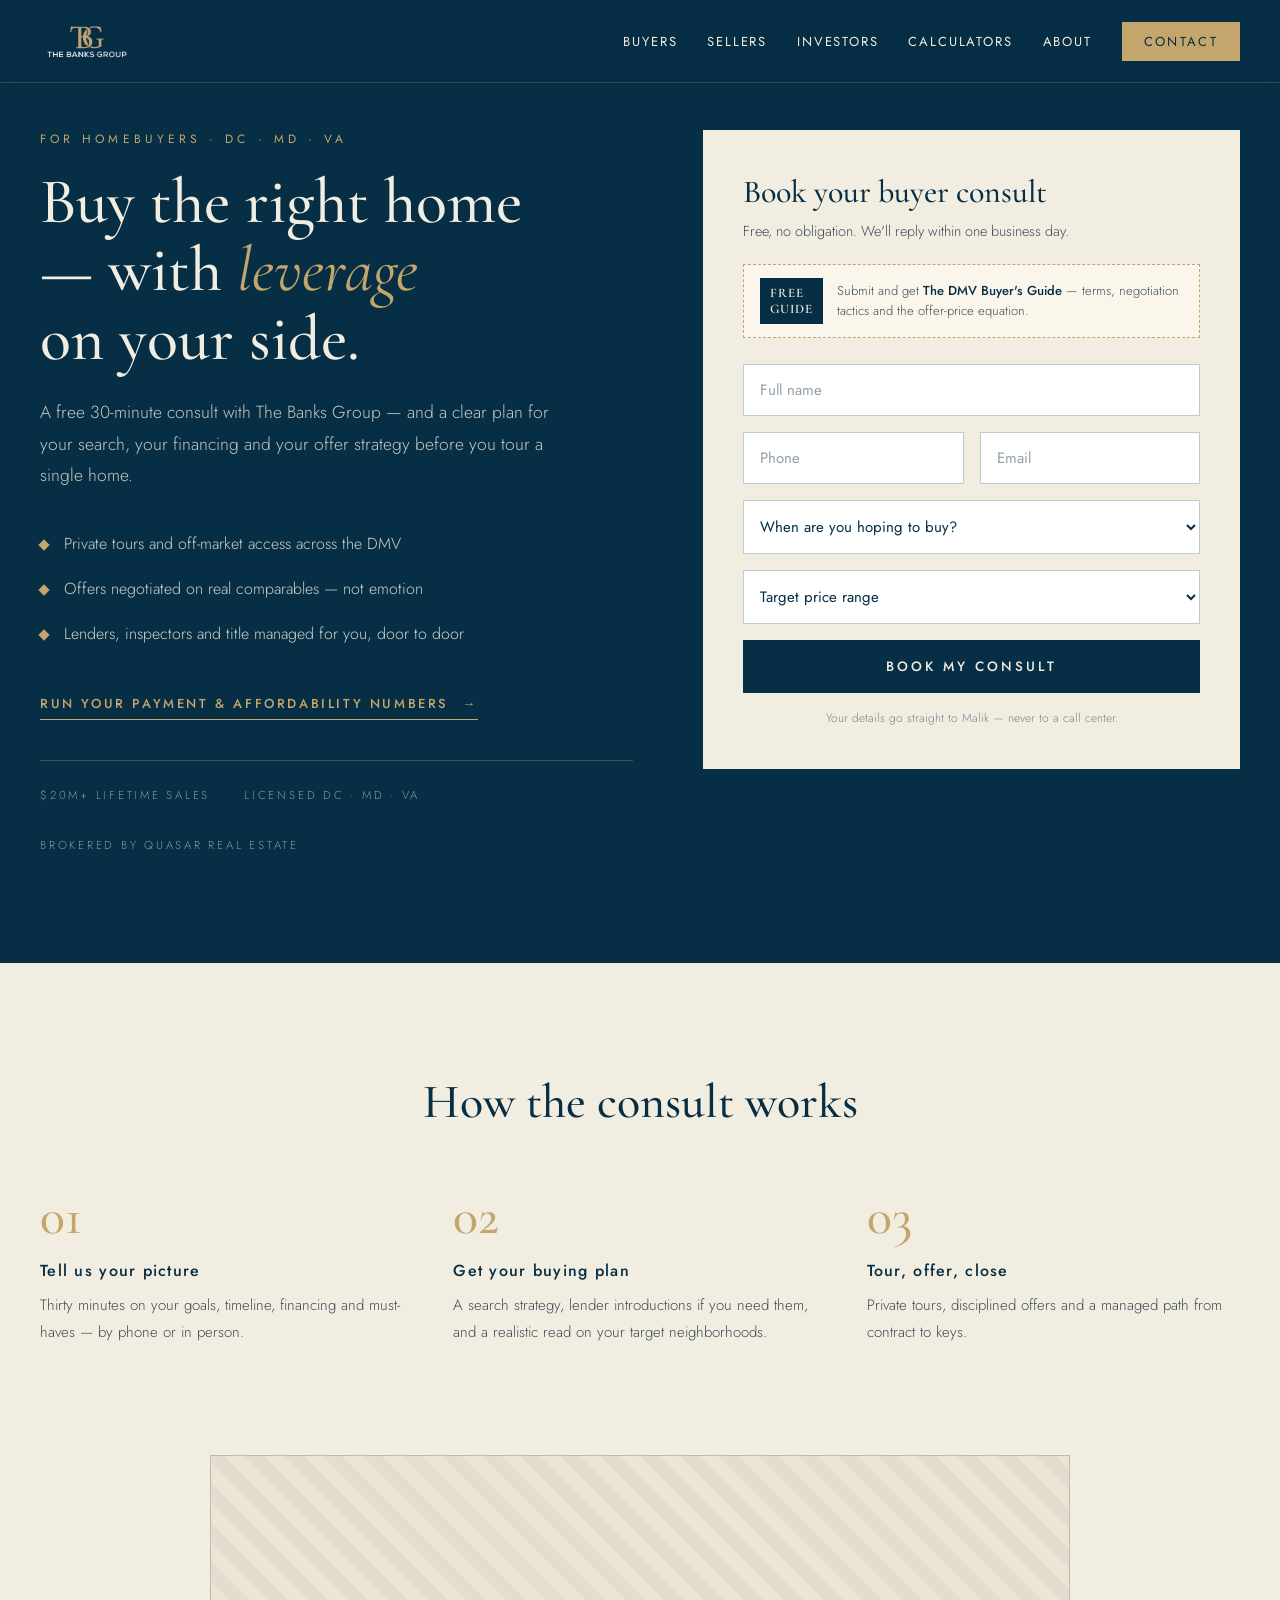
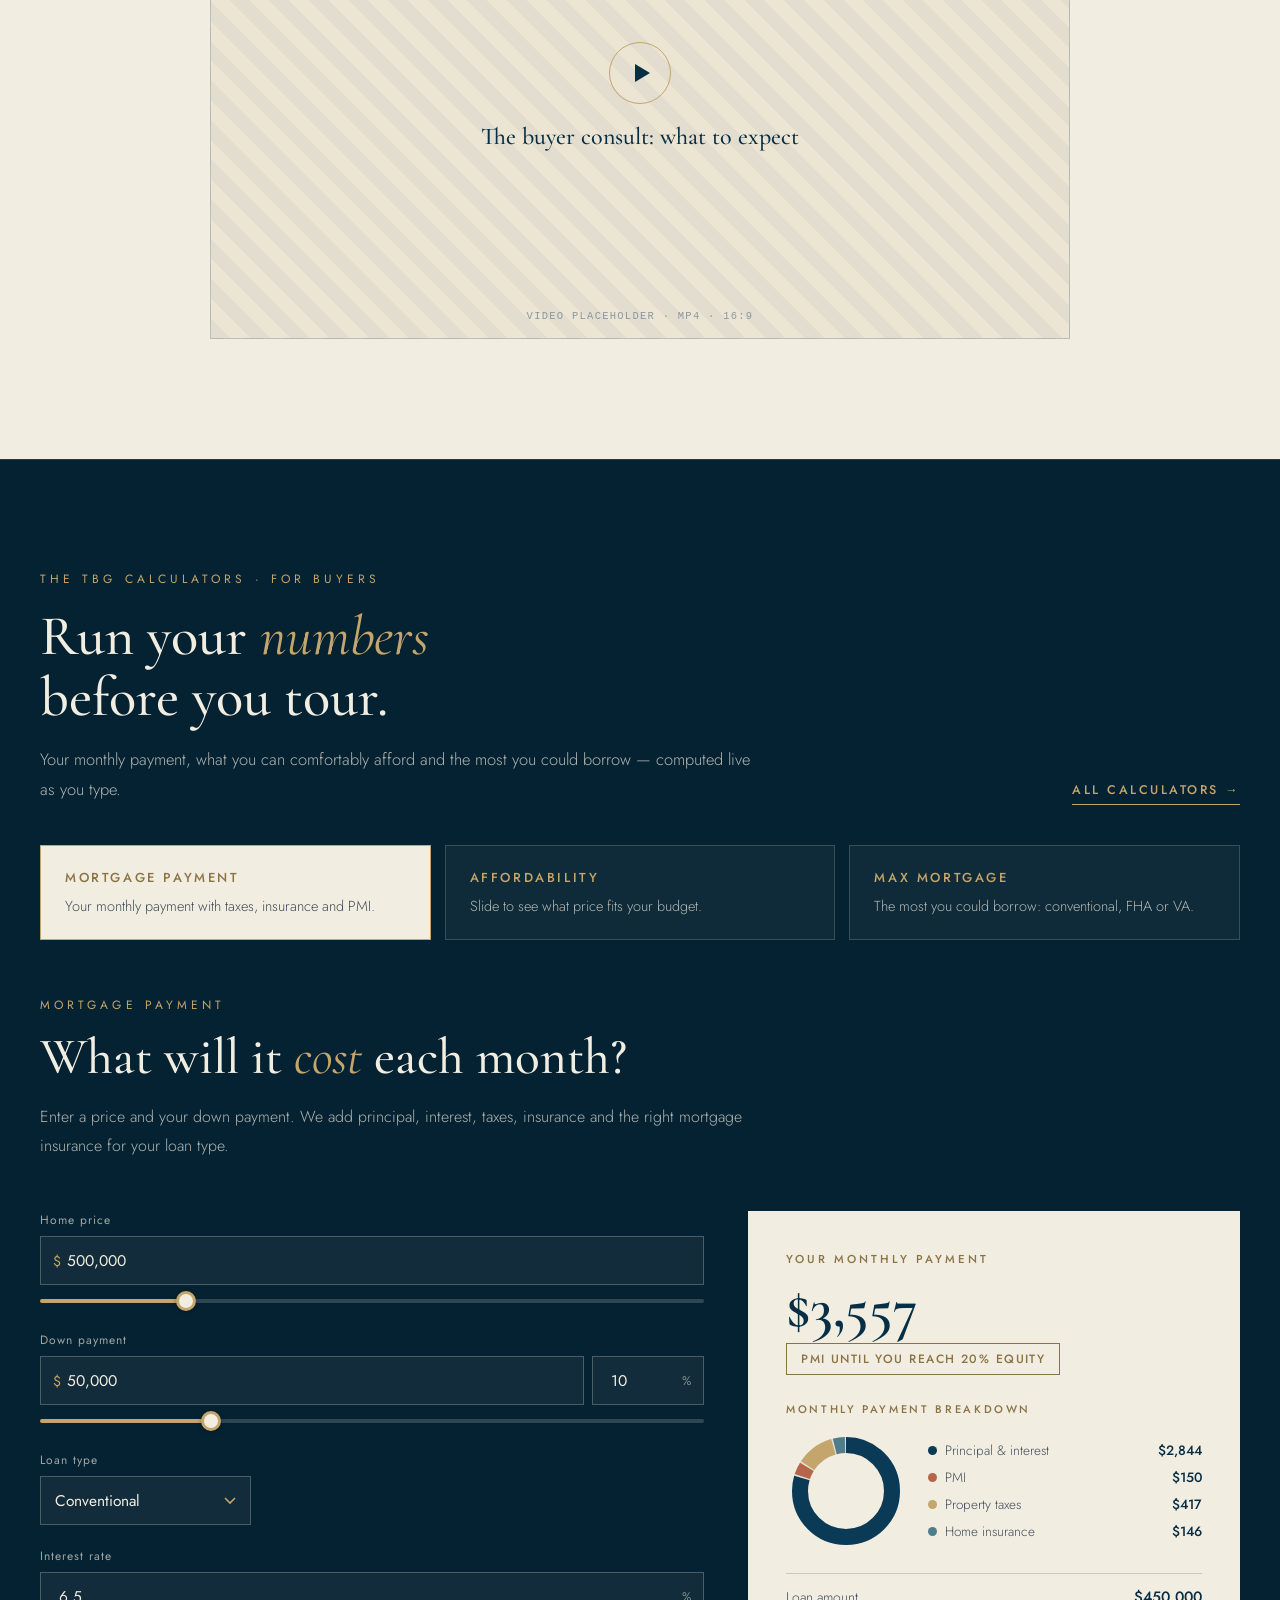
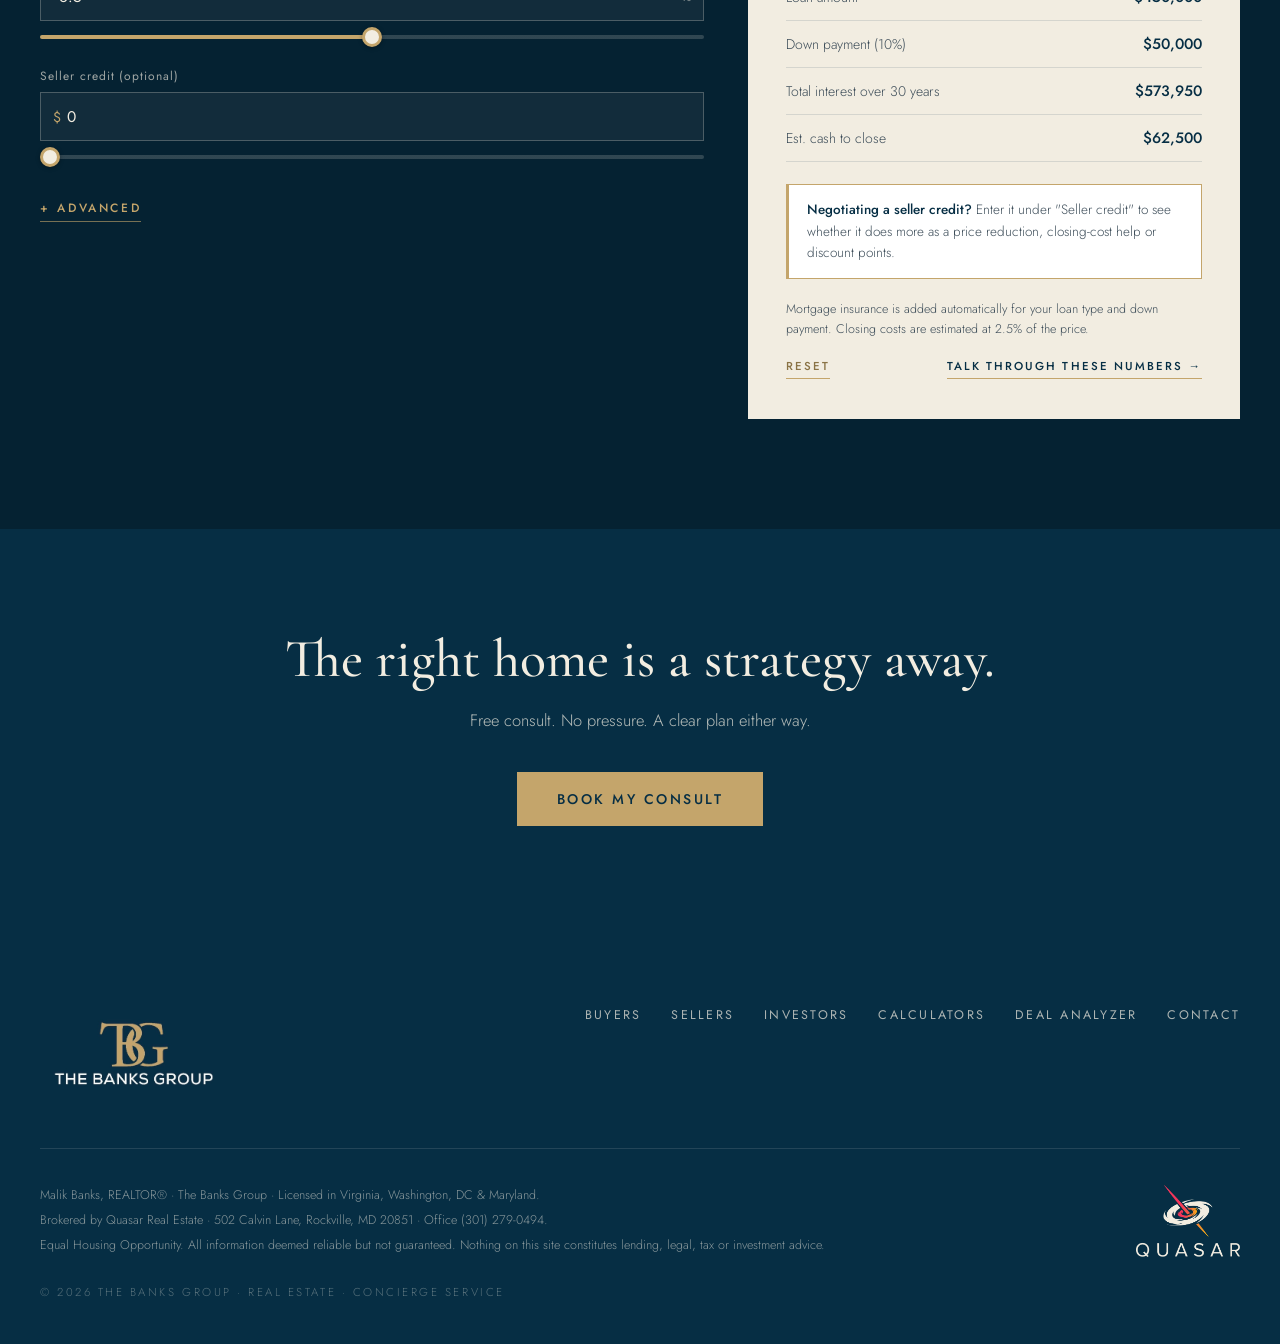
<file: buyers.html>
<!DOCTYPE html>
<html lang="en">
<head>
<meta charset="utf-8">
<meta name="viewport" content="width=device-width, initial-scale=1">
<title>Buy a Home in DC, Maryland &amp; Virginia — The Banks Group</title>
<meta name="description" content="Book a free buyer consult with The Banks Group. Private tours, off-market access and expert negotiation across DC, Maryland and Northern Virginia.">
<link rel="canonical" href="https://banksgroupdmv.com/buyers.html">
<meta property="og:type" content="website">
<meta property="og:site_name" content="The Banks Group">
<meta property="og:title" content="Buy a Home in DC, Maryland &amp; Virginia — The Banks Group">
<meta property="og:description" content="Book a free buyer consult with The Banks Group. Private tours, off-market access and expert negotiation across DC, Maryland and Northern Virginia.">
<meta property="og:image" content="https://banksgroupdmv.com/assets/tbg-logo-navy.png">
<meta name="twitter:card" content="summary_large_image">
<link rel="icon" href="assets/tbg-monogram-navy.png">
<link rel="preconnect" href="https://fonts.googleapis.com">
<link rel="preconnect" href="https://fonts.gstatic.com" crossorigin="anonymous">
<link href="https://fonts.googleapis.com/css2?family=Cormorant+Garamond:ital,wght@0,400;0,500;0,600;1,400;1,500&family=Jost:wght@300;400;500&display=swap" rel="stylesheet">
<link rel="stylesheet" href="site.css">
<link rel="stylesheet" href="calculators.css">
<style>body { background: #062e44; }</style>
</head>
<body>
<header style="position: fixed; top: 0; left: 0; right: 0; z-index: 100; display: flex; align-items: center; justify-content: space-between; padding: 18px clamp(20px, 5vw, 40px); background: rgba(6,46,68,.82); backdrop-filter: blur(14px); border-bottom: 1px solid rgba(196,165,107,.25);">
  <a href="index.html" style="display: flex; align-items: center;"><img src="assets/tbg-logo-transparent.png" alt="The Banks Group" style="height: 46px; display: block;"></a>
  <nav style="display: flex; align-items: center; gap: 30px; font-family: 'Jost', sans-serif; font-weight: 400; font-size: 13px; letter-spacing: .14em; white-space: nowrap;">
    <a href="buyers.html" class="rsp-hide h-gold" style="color: #f2ede1;">BUYERS</a>
    <a href="sellers.html" class="rsp-hide h-gold" style="color: #f2ede1;">SELLERS</a>
    <a href="investors.html" class="rsp-hide h-gold" style="color: #f2ede1;">INVESTORS</a>
    <a href="calculators.html" class="rsp-hide h-gold" style="color: #f2ede1;">CALCULATORS</a>
    <a href="index.html#about" class="rsp-hide h-gold" style="color: #f2ede1;">ABOUT</a>
    <a href="index.html#contact" class="h-goldfill" style="color: #062e44; background: #c4a56b; padding: 10px 22px; letter-spacing: .18em;">CONTACT</a>
  </nav>
</header>

<section style="background: #062e44; padding: 130px clamp(20px, 5vw, 40px) 110px;">
  <div class="rsp-2col" style="max-width: 1200px; margin: 0 auto; display: grid; grid-template-columns: 1.05fr .95fr; gap: 70px; align-items: start;">
    <div style="animation: fadeUp .9s ease .1s both;">
      <div style="font-family: 'Jost', sans-serif; font-weight: 400; font-size: 12px; letter-spacing: .34em; color: #c4a56b;">FOR HOMEBUYERS · DC · MD · VA</div>
      <h1 style="font-family: 'Cormorant Garamond', serif; font-weight: 500; font-size: clamp(42px, 5vw, 68px); line-height: 1.07; color: #f2ede1; margin: 20px 0 24px; text-wrap: balance;">Buy the right home — with <em style="color: #c4a56b; font-weight: 400;">leverage</em> on your side.</h1>
      <p style="font-family: 'Jost', sans-serif; font-weight: 300; font-size: 17.5px; line-height: 1.8; color: rgba(242,237,225,.8); margin: 0 0 38px; max-width: 520px;">A free 30-minute consult with The Banks Group — and a clear plan for your search, your financing and your offer strategy before you tour a single home.</p>
      <div style="display: flex; flex-direction: column; gap: 18px; margin-bottom: 44px;">
        <div style="display: flex; gap: 16px; align-items: baseline;">
          <span style="flex: 0 0 8px; width: 8px; height: 8px; background: #c4a56b; transform: rotate(45deg);"></span>
          <span style="font-family: 'Jost', sans-serif; font-weight: 300; font-size: 16px; line-height: 1.7; color: rgba(242,237,225,.85);">Private tours and off-market access across the DMV</span>
        </div>
        <div style="display: flex; gap: 16px; align-items: baseline;">
          <span style="flex: 0 0 8px; width: 8px; height: 8px; background: #c4a56b; transform: rotate(45deg);"></span>
          <span style="font-family: 'Jost', sans-serif; font-weight: 300; font-size: 16px; line-height: 1.7; color: rgba(242,237,225,.85);">Offers negotiated on real comparables — not emotion</span>
        </div>
        <div style="display: flex; gap: 16px; align-items: baseline;">
          <span style="flex: 0 0 8px; width: 8px; height: 8px; background: #c4a56b; transform: rotate(45deg);"></span>
          <span style="font-family: 'Jost', sans-serif; font-weight: 300; font-size: 16px; line-height: 1.7; color: rgba(242,237,225,.85);">Lenders, inspectors and title managed for you, door to door</span>
        </div>
      </div>
      <a href="#calculators" class="h-gold" style="display: inline-block; margin-bottom: 40px; font-family: 'Jost', sans-serif; font-weight: 500; font-size: 13px; letter-spacing: .2em; color: #c4a56b; border-bottom: 1px solid #c4a56b; padding-bottom: 6px;">RUN YOUR PAYMENT &amp; AFFORDABILITY NUMBERS&nbsp;&nbsp;→</a>
      <div style="display: flex; gap: 34px; border-top: 1px solid rgba(196,165,107,.3); padding-top: 26px; font-family: 'Jost', sans-serif; font-weight: 300; font-size: 11.5px; letter-spacing: .24em; color: rgba(242,237,225,.55); flex-wrap: wrap;">
      <span>$20M+ LIFETIME SALES</span>
      <span>LICENSED DC · MD · VA</span>
      <span>BROKERED BY QUASAR REAL ESTATE</span>
      </div>
    </div>
    <div id="lead-anchor" style="background: #f2ede1; padding: 42px clamp(20px, 5vw, 40px); animation: fadeUp .9s ease .3s both;">
      <div id="form-pending">
        <div style="font-family: 'Cormorant Garamond', serif; font-weight: 500; font-size: 32px; color: #062e44; margin-bottom: 8px;">Book your buyer consult</div>
        <p style="font-family: 'Jost', sans-serif; font-weight: 300; font-size: 14.5px; line-height: 1.7; color: #3d4d59; margin: 0 0 28px;">Free, no obligation. We'll reply within one business day.</p>
        <div style="display: flex; align-items: center; gap: 14px; border: 1px dashed #c4a56b; background: #faf6ec; padding: 13px 16px; margin: -8px 0 26px;">
          <span style="flex: 0 0 auto; font-family: 'Cormorant Garamond', serif; font-weight: 600; font-size: 13px; letter-spacing: .08em; color: #f2ede1; background: #062e44; padding: 7px 10px;">FREE<br>GUIDE</span>
          <span style="font-family: 'Jost', sans-serif; font-weight: 300; font-size: 13px; line-height: 1.55; color: #3d4d59;">Submit and get <strong style="font-weight: 500; color: #062e44;">The DMV Buyer's Guide</strong> — terms, negotiation tactics and the offer-price equation.</span>
        </div>
        <form id="lead-form" style="display: flex; flex-direction: column; gap: 16px;">
          <input type="hidden" name="lead_source" value="buyers-landing">
          <input required name="name" placeholder="Full name" style="border: 1px solid rgba(6,46,68,.25); background: #ffffff; padding: 14px 16px; font-size: 15px; color: #062e44;">
          <div class="rsp-form2" style="display: grid; grid-template-columns: 1fr 1fr; gap: 16px;">
            <input required name="phone" placeholder="Phone" style="border: 1px solid rgba(6,46,68,.25); background: #ffffff; padding: 14px 16px; font-size: 15px; color: #062e44;">
            <input required type="email" name="email" placeholder="Email" style="border: 1px solid rgba(6,46,68,.25); background: #ffffff; padding: 14px 16px; font-size: 15px; color: #062e44;">
          </div>
          <select required name="timeline" style="border: 1px solid rgba(6,46,68,.25); background: #ffffff; padding: 14px 12px; font-size: 15px; color: #062e44;">
            <option value="">When are you hoping to buy?</option>
            <option>Within 3 months</option>
            <option>3–6 months</option>
            <option>6–12 months</option>
            <option>Just exploring</option>
          </select>
          <select required name="budget" style="border: 1px solid rgba(6,46,68,.25); background: #ffffff; padding: 14px 12px; font-size: 15px; color: #062e44;">
            <option value="">Target price range</option>
            <option>Under $500k</option>
            <option>$500k – $750k</option>
            <option>$750k – $1M</option>
            <option>$1M – $1.5M</option>
            <option>$1.5M+</option>
          </select>
          <button type="submit" id="submit-btn" class="h-navyfill" style="background: #062e44; color: #f2ede1; border: none; cursor: pointer; padding: 17px 0; font-family: 'Jost', sans-serif; font-weight: 500; font-size: 13.5px; letter-spacing: .22em;">BOOK MY CONSULT</button>
          <div style="font-family: 'Jost', sans-serif; font-weight: 300; font-size: 12px; color: #77848e; text-align: center;">Your details go straight to Malik — never to a call center.</div>
        </form>
      </div>
      <div id="form-done" style="display: none;">
        <div style="text-align: center; padding: 50px 10px;">
          <div style="font-family: 'Cormorant Garamond', serif; font-weight: 500; font-size: 40px; color: #062e44; margin-bottom: 14px;">You're on the list.</div>
          <p style="font-family: 'Jost', sans-serif; font-weight: 300; font-size: 15.5px; line-height: 1.8; color: #3d4d59; margin: 0 0 26px;">Expect to hear from Malik within one business day. Want to talk sooner?</p>
          <a href="tel:2026699634" style="display: inline-block; background: #c4a56b; color: #062e44; font-family: 'Jost', sans-serif; font-weight: 500; font-size: 13px; letter-spacing: .18em; padding: 15px 32px;">CALL 202.669.9634</a>
          <div style="margin-top: 20px;"><a href="guide-buyers.html" style="font-family: 'Jost', sans-serif; font-weight: 500; font-size: 13px; letter-spacing: .18em; color: #062e44; border-bottom: 1px solid #c4a56b; padding-bottom: 5px;">READ THE BUYER'S GUIDE →</a></div>
          <div style="margin-top: 22px;"><button id="reset-form" style="background: none; border: none; cursor: pointer; font-family: 'Jost', sans-serif; font-weight: 500; font-size: 12px; letter-spacing: .18em; color: #8a7345; border-bottom: 1px solid #c4a56b; padding: 0 0 4px;">SEND ANOTHER REQUEST</button></div>
        </div>
      </div>
    </div>
  </div>
</section>

<section style="background: #f2ede1; padding: 110px clamp(20px, 5vw, 40px);">
  <div style="max-width: 1200px; margin: 0 auto;">
    <h2 style="font-family: 'Cormorant Garamond', serif; font-weight: 500; font-size: clamp(34px, 3.8vw, 48px); color: #062e44; margin: 0 0 60px; text-align: center;">How the consult works</h2>
    <div style="display: grid; grid-template-columns: repeat(auto-fit, minmax(220px, 1fr)); gap: 40px;">
      <div>
        <div style="font-family: 'Cormorant Garamond', serif; font-weight: 500; font-size: 52px; color: #c4a56b; line-height: 1;">01</div>
        <div style="font-family: 'Jost', sans-serif; font-weight: 500; font-size: 16px; letter-spacing: .08em; color: #062e44; margin: 16px 0 10px;">Tell us your picture</div>
        <p style="font-family: 'Jost', sans-serif; font-weight: 300; font-size: 15px; line-height: 1.75; color: #3d4d59; margin: 0;">Thirty minutes on your goals, timeline, financing and must-haves — by phone or in person.</p>
      </div>
      <div>
        <div style="font-family: 'Cormorant Garamond', serif; font-weight: 500; font-size: 52px; color: #c4a56b; line-height: 1;">02</div>
        <div style="font-family: 'Jost', sans-serif; font-weight: 500; font-size: 16px; letter-spacing: .08em; color: #062e44; margin: 16px 0 10px;">Get your buying plan</div>
        <p style="font-family: 'Jost', sans-serif; font-weight: 300; font-size: 15px; line-height: 1.75; color: #3d4d59; margin: 0;">A search strategy, lender introductions if you need them, and a realistic read on your target neighborhoods.</p>
      </div>
      <div>
        <div style="font-family: 'Cormorant Garamond', serif; font-weight: 500; font-size: 52px; color: #c4a56b; line-height: 1;">03</div>
        <div style="font-family: 'Jost', sans-serif; font-weight: 500; font-size: 16px; letter-spacing: .08em; color: #062e44; margin: 16px 0 10px;">Tour, offer, close</div>
        <p style="font-family: 'Jost', sans-serif; font-weight: 300; font-size: 15px; line-height: 1.75; color: #3d4d59; margin: 0;">Private tours, disciplined offers and a managed path from contract to keys.</p>
      </div>
    </div>
  </div>
</section>

<section style="background: #f2ede1; padding: 0 clamp(20px, 5vw, 40px) 120px;">
  <div style="max-width: 860px; margin: 0 auto;">
    <div style="aspect-ratio: 16 / 9; border: 1px solid rgba(6,46,68,.2); background: repeating-linear-gradient(45deg, rgba(6,46,68,.045) 0 14px, transparent 14px 28px), #ece5d4; display: flex; flex-direction: column; align-items: center; justify-content: center; gap: 18px; position: relative;">
      <div style="width: 62px; height: 62px; border: 1px solid #c4a56b; border-radius: 50%; display: grid; place-items: center;">
        <div style="width: 0; height: 0; border-left: 15px solid #062e44; border-top: 9px solid transparent; border-bottom: 9px solid transparent; margin-left: 4px;"></div>
      </div>
      <div style="font-family: 'Cormorant Garamond', serif; font-weight: 500; font-size: 24px; color: #062e44;">The buyer consult: what to expect</div>
      <div style="position: absolute; bottom: 16px; font-family: monospace; font-size: 10.5px; letter-spacing: .12em; color: #8a97a1;">VIDEO PLACEHOLDER · MP4 · 16:9</div>
    </div>
  </div>
</section>

<!-- CALCULATORS -->
<section id="calculators" style="background: #052232; padding: 110px clamp(20px, 5vw, 40px) 0; border-top: 1px solid rgba(196,165,107,.2); scroll-margin-top: 90px;">
  <div style="max-width: 1240px; margin: 0 auto;">
    <div style="display: flex; justify-content: space-between; align-items: flex-end; gap: 20px 40px; flex-wrap: wrap;">
      <div style="max-width: 720px;">
        <div style="font-family: 'Jost', sans-serif; font-weight: 400; font-size: 12px; letter-spacing: .34em; color: #c4a56b;">THE TBG CALCULATORS · FOR BUYERS</div>
        <h2 style="font-family: 'Cormorant Garamond', serif; font-weight: 500; font-size: clamp(38px, 4.4vw, 58px); line-height: 1.08; color: #f2ede1; margin: 18px 0 0; text-wrap: balance;">Run your <em style="color: #c4a56b; font-weight: 400;">numbers</em> before you tour.</h2>
        <p style="font-family: 'Jost', sans-serif; font-weight: 300; font-size: 16.5px; line-height: 1.8; color: rgba(242,237,225,.72); margin: 18px 0 0;">Your monthly payment, what you can comfortably afford and the most you could borrow — computed live as you type.</p>
      </div>
      <a href="calculators.html" class="h-gold" style="font-family: 'Jost', sans-serif; font-weight: 500; font-size: 12.5px; letter-spacing: .2em; color: #c4a56b; border-bottom: 1px solid #c4a56b; padding-bottom: 5px;">ALL CALCULATORS →</a>
    </div>
    <div class="calc-pick calc-pick-3" role="tablist" aria-label="Calculators" style="margin-top: 40px;">
      <button type="button" role="tab" id="tab-payment" aria-controls="payment" aria-selected="false" data-pick="payment"><span class="t">MORTGAGE PAYMENT</span><span class="d">Your monthly payment with taxes, insurance and PMI.</span></button>
      <button type="button" role="tab" id="tab-affordability" aria-controls="affordability" aria-selected="false" data-pick="affordability"><span class="t">AFFORDABILITY</span><span class="d">Slide to see what price fits your budget.</span></button>
      <button type="button" role="tab" id="tab-max-mortgage" aria-controls="max-mortgage" aria-selected="false" data-pick="max-mortgage"><span class="t">MAX MORTGAGE</span><span class="d">The most you could borrow: conventional, FHA or VA.</span></button>
    </div>
  </div>
</section>
<section id="payment" data-calc="payment" role="tabpanel" aria-labelledby="tab-payment" hidden style="background: #052232; padding: 56px clamp(20px, 5vw, 40px) 110px; scroll-margin-top: 90px;">
  <div style="max-width: 1240px; margin: 0 auto;">
    <div style="margin-bottom: 50px; max-width: 760px;">
      <div style="font-family: 'Jost', sans-serif; font-weight: 400; font-size: 12px; letter-spacing: .34em; color: #c4a56b;">MORTGAGE PAYMENT</div>
      <h2 style="font-family: 'Cormorant Garamond', serif; font-weight: 500; font-size: clamp(36px, 4vw, 54px); line-height: 1.08; color: #f2ede1; margin: 16px 0 0; text-wrap: balance;">What will it <em style="color: #c4a56b; font-weight: 400;">cost</em> each month?</h2>
      <p style="font-family: 'Jost', sans-serif; font-weight: 300; font-size: 16px; line-height: 1.8; color: rgba(242,237,225,.72); margin: 18px 0 0;">Enter a price and your down payment. We add principal, interest, taxes, insurance and the right mortgage insurance for your loan type.</p>
    </div>
    <div class="rsp-2col" style="display: grid; grid-template-columns: 1.35fr 1fr; gap: 44px; align-items: start;">
      <div class="c-inputs" style="display: flex; flex-direction: column; gap: 30px;"></div>
      <div class="c-card" style="background: #f2ede1; padding: 40px 38px;">
        <div class="c-hero-label" style="font-family: 'Jost', sans-serif; font-weight: 500; font-size: 11.5px; letter-spacing: .26em; color: #8a7345;"></div>
        <div class="c-hero-value" aria-live="polite" style="font-family: 'Cormorant Garamond', serif; font-weight: 600; font-size: clamp(44px, 5vw, 58px); line-height: 1; color: #062e44; margin: 12px 0 6px;"></div>
        <div class="c-verdict" style="display: inline-block; font-family: 'Jost', sans-serif; font-weight: 500; font-size: 12px; letter-spacing: .12em; padding: 6px 14px; margin-bottom: 26px; border: 1px solid;"></div>
        <div class="c-outputs" style="border-top: 1px solid rgba(6,46,68,.18);"></div>
        <p class="c-note" style="font-family: 'Jost', sans-serif; font-weight: 300; font-size: 12.5px; line-height: 1.65; color: #3d4d59; margin: 20px 0 0;"></p>
        <div style="display: flex; justify-content: space-between; align-items: center; gap: 16px; margin-top: 18px; flex-wrap: wrap;">
          <button type="button" class="c-reset" style="background: none; border: none; cursor: pointer; padding: 0 0 4px; font-family: 'Jost', sans-serif; font-weight: 500; font-size: 11.5px; letter-spacing: .18em; color: #8a7345; border-bottom: 1px solid #c4a56b;">RESET</button>
          <a href="index.html#contact" class="h-golddim" style="font-family: 'Jost', sans-serif; font-weight: 500; font-size: 11.5px; letter-spacing: .18em; color: #062e44; border-bottom: 1px solid #c4a56b; padding-bottom: 4px;">TALK THROUGH THESE NUMBERS →</a>
        </div>
      </div>
    </div>
  </div>
</section>
<section id="affordability" data-calc="affordability" role="tabpanel" aria-labelledby="tab-affordability" hidden style="background: #052232; padding: 56px clamp(20px, 5vw, 40px) 110px; scroll-margin-top: 90px;">
  <div style="max-width: 1240px; margin: 0 auto;">
    <div style="margin-bottom: 50px; max-width: 760px;">
      <div style="font-family: 'Jost', sans-serif; font-weight: 400; font-size: 12px; letter-spacing: .34em; color: #c4a56b;">AFFORDABILITY</div>
      <h2 style="font-family: 'Cormorant Garamond', serif; font-weight: 500; font-size: clamp(36px, 4vw, 54px); line-height: 1.08; color: #f2ede1; margin: 16px 0 0; text-wrap: balance;">What can you <em style="color: #c4a56b; font-weight: 400;">comfortably</em> buy?</h2>
      <p style="font-family: 'Jost', sans-serif; font-weight: 300; font-size: 16px; line-height: 1.8; color: rgba(242,237,225,.72); margin: 18px 0 0;">Enter your income, monthly debts and down payment. Then drag along the price scale to see the payment and whether it's comfortable, a stretch or over the limit.</p>
    </div>
    <div class="rsp-2col" style="display: grid; grid-template-columns: 1.35fr 1fr; gap: 44px; align-items: start;">
      <div class="c-inputs" style="display: flex; flex-direction: column; gap: 30px;"></div>
      <div class="c-card" style="background: #f2ede1; padding: 40px 38px;">
        <div class="c-hero-label" style="font-family: 'Jost', sans-serif; font-weight: 500; font-size: 11.5px; letter-spacing: .26em; color: #8a7345;"></div>
        <div class="c-hero-value" aria-live="polite" style="font-family: 'Cormorant Garamond', serif; font-weight: 600; font-size: clamp(44px, 5vw, 58px); line-height: 1; color: #062e44; margin: 12px 0 6px;"></div>
        <div class="c-verdict" style="display: inline-block; font-family: 'Jost', sans-serif; font-weight: 500; font-size: 12px; letter-spacing: .12em; padding: 6px 14px; margin-bottom: 26px; border: 1px solid;"></div>
        <div class="c-outputs" style="border-top: 1px solid rgba(6,46,68,.18);"></div>
        <p class="c-note" style="font-family: 'Jost', sans-serif; font-weight: 300; font-size: 12.5px; line-height: 1.65; color: #3d4d59; margin: 20px 0 0;"></p>
        <div style="display: flex; justify-content: space-between; align-items: center; gap: 16px; margin-top: 18px; flex-wrap: wrap;">
          <button type="button" class="c-reset" style="background: none; border: none; cursor: pointer; padding: 0 0 4px; font-family: 'Jost', sans-serif; font-weight: 500; font-size: 11.5px; letter-spacing: .18em; color: #8a7345; border-bottom: 1px solid #c4a56b;">RESET</button>
          <a href="index.html#contact" class="h-golddim" style="font-family: 'Jost', sans-serif; font-weight: 500; font-size: 11.5px; letter-spacing: .18em; color: #062e44; border-bottom: 1px solid #c4a56b; padding-bottom: 4px;">TALK THROUGH THESE NUMBERS →</a>
        </div>
      </div>
    </div>
  </div>
</section>
<section id="max-mortgage" data-calc="maxloan" role="tabpanel" aria-labelledby="tab-max-mortgage" hidden style="background: #052232; padding: 56px clamp(20px, 5vw, 40px) 110px; scroll-margin-top: 90px;">
  <div style="max-width: 1240px; margin: 0 auto;">
    <div style="margin-bottom: 50px; max-width: 760px;">
      <div style="font-family: 'Jost', sans-serif; font-weight: 400; font-size: 12px; letter-spacing: .34em; color: #c4a56b;">MAXIMUM MORTGAGE</div>
      <h2 style="font-family: 'Cormorant Garamond', serif; font-weight: 500; font-size: clamp(36px, 4vw, 54px); line-height: 1.08; color: #f2ede1; margin: 16px 0 0; text-wrap: balance;">Your ceiling, by <em style="color: #c4a56b; font-weight: 400;">loan type</em>.</h2>
      <p style="font-family: 'Jost', sans-serif; font-weight: 300; font-size: 16px; line-height: 1.8; color: rgba(242,237,225,.72); margin: 18px 0 0;">Pick your loan type and enter your income and debts. We apply the program's own rules: minimum down payment, mortgage insurance and debt-to-income limit.</p>
    </div>
    <div class="rsp-2col" style="display: grid; grid-template-columns: 1.35fr 1fr; gap: 44px; align-items: start;">
      <div class="c-inputs" style="display: flex; flex-direction: column; gap: 30px;"></div>
      <div class="c-card" style="background: #f2ede1; padding: 40px 38px;">
        <div class="c-hero-label" style="font-family: 'Jost', sans-serif; font-weight: 500; font-size: 11.5px; letter-spacing: .26em; color: #8a7345;"></div>
        <div class="c-hero-value" aria-live="polite" style="font-family: 'Cormorant Garamond', serif; font-weight: 600; font-size: clamp(44px, 5vw, 58px); line-height: 1; color: #062e44; margin: 12px 0 6px;"></div>
        <div class="c-verdict" style="display: inline-block; font-family: 'Jost', sans-serif; font-weight: 500; font-size: 12px; letter-spacing: .12em; padding: 6px 14px; margin-bottom: 26px; border: 1px solid;"></div>
        <div class="c-outputs" style="border-top: 1px solid rgba(6,46,68,.18);"></div>
        <p class="c-note" style="font-family: 'Jost', sans-serif; font-weight: 300; font-size: 12.5px; line-height: 1.65; color: #3d4d59; margin: 20px 0 0;"></p>
        <div style="display: flex; justify-content: space-between; align-items: center; gap: 16px; margin-top: 18px; flex-wrap: wrap;">
          <button type="button" class="c-reset" style="background: none; border: none; cursor: pointer; padding: 0 0 4px; font-family: 'Jost', sans-serif; font-weight: 500; font-size: 11.5px; letter-spacing: .18em; color: #8a7345; border-bottom: 1px solid #c4a56b;">RESET</button>
          <a href="index.html#contact" class="h-golddim" style="font-family: 'Jost', sans-serif; font-weight: 500; font-size: 11.5px; letter-spacing: .18em; color: #062e44; border-bottom: 1px solid #c4a56b; padding-bottom: 4px;">TALK THROUGH THESE NUMBERS →</a>
        </div>
      </div>
    </div>
  </div>
</section>
<section style="background: #062e44; padding: 100px clamp(20px, 5vw, 40px); text-align: center;">
  <div style="max-width: 720px; margin: 0 auto;">
    <h2 style="font-family: 'Cormorant Garamond', serif; font-weight: 500; font-size: clamp(36px, 4.2vw, 54px); line-height: 1.1; color: #f2ede1; margin: 0 0 18px;">The right home is a strategy away.</h2>
    <p style="font-family: 'Jost', sans-serif; font-weight: 300; font-size: 16.5px; line-height: 1.8; color: rgba(242,237,225,.75); margin: 0 0 36px;">Free consult. No pressure. A clear plan either way.</p>
    <a href="#lead-anchor" class="h-goldfill" style="display: inline-block; background: #c4a56b; color: #062e44; font-family: 'Jost', sans-serif; font-weight: 500; font-size: 14px; letter-spacing: .18em; padding: 17px clamp(20px, 5vw, 40px);">BOOK MY CONSULT</a>
  </div>
</section>

<footer style="background: #062e44; padding: 80px clamp(20px, 5vw, 40px) 44px;">
  <div style="max-width: 1200px; margin: 0 auto;">
    <div style="display: flex; justify-content: space-between; align-items: flex-start; gap: 50px; flex-wrap: wrap; padding-bottom: 50px; border-bottom: 1px solid rgba(242,237,225,.12);">
      <img src="assets/tbg-logo-navy.png" alt="The Banks Group" style="width: 190px;">
      <nav style="display: flex; flex-wrap: wrap; gap: 16px 30px; font-family: 'Jost', sans-serif; font-weight: 400; font-size: 12.5px; letter-spacing: .18em;">
        <a href="buyers.html" class="h-gold" style="color: rgba(242,237,225,.7);">BUYERS</a>
        <a href="sellers.html" class="h-gold" style="color: rgba(242,237,225,.7);">SELLERS</a>
        <a href="investors.html" class="h-gold" style="color: rgba(242,237,225,.7);">INVESTORS</a>
        <a href="calculators.html" class="h-gold" style="color: rgba(242,237,225,.7);">CALCULATORS</a>
        <a href="index.html#analyzer" class="h-gold" style="color: rgba(242,237,225,.7);">DEAL ANALYZER</a>
        <a href="index.html#contact" class="h-gold" style="color: rgba(242,237,225,.7);">CONTACT</a>
      </nav>
    </div>
    <div style="display: flex; justify-content: space-between; align-items: center; gap: 30px 50px; flex-wrap: wrap; padding-top: 34px;">
    <div style="flex: 1 1 520px; font-family: 'Jost', sans-serif; font-weight: 300; font-size: 12.5px; line-height: 2; color: rgba(242,237,225,.55); max-width: 900px;">
      Malik Banks, REALTOR® · The Banks Group · Licensed in Virginia, Washington, DC &amp; Maryland.<br>
      Brokered by Quasar Real Estate · 502 Calvin Lane, Rockville, MD 20851 · Office <a href="tel:3012790494" style="color: inherit;">(301) 279-0494</a>.<br>
      Equal Housing Opportunity. All information deemed reliable but not guaranteed. Nothing on this site constitutes lending, legal, tax or investment advice.
    </div>
    <img src="assets/quasar-logo-light.png" alt="Brokered by Quasar Real Estate" style="height: 72px; display: block;">
    </div>
    <div style="margin-top: 26px; font-family: 'Jost', sans-serif; font-weight: 300; font-size: 11.5px; letter-spacing: .22em; color: rgba(242,237,225,.35);">© 2026 THE BANKS GROUP · REAL ESTATE · CONCIERGE SERVICE</div>
  </div>
</footer>

<script>
(function () {
  var LEAD_EMAIL = "malik.banks710@gmail.com";
  var form = document.getElementById("lead-form");
  var pending = document.getElementById("form-pending");
  var done = document.getElementById("form-done");
  if (form) form.addEventListener("submit", function (e) {
    e.preventDefault();
    var btn = document.getElementById("submit-btn"), orig = btn.textContent;
    btn.disabled = true; btn.textContent = "SENDING…";
    var data = { _subject: "New buyer lead — The Banks Group" };
    Array.prototype.forEach.call(form.elements, function (el) { if (el.name && !el.disabled && el.value) data[el.name] = el.value; });
    var finish = function () { pending.style.display = "none"; done.style.display = "block"; btn.disabled = false; btn.textContent = orig; };
    fetch("https://formsubmit.co/ajax/" + encodeURIComponent(LEAD_EMAIL), {
      method: "POST", headers: { "Content-Type": "application/json", "Accept": "application/json" }, body: JSON.stringify(data)
    }).then(finish).catch(finish);
  });
  var reset = document.getElementById("reset-form");
  if (reset) reset.addEventListener("click", function () {
    done.style.display = "none"; pending.style.display = "block"; if (form) form.reset();
  });
})();
</script>
<script src="calculators.js"></script>
<script src="nav.js"></script>
</body>
</html>
</file>
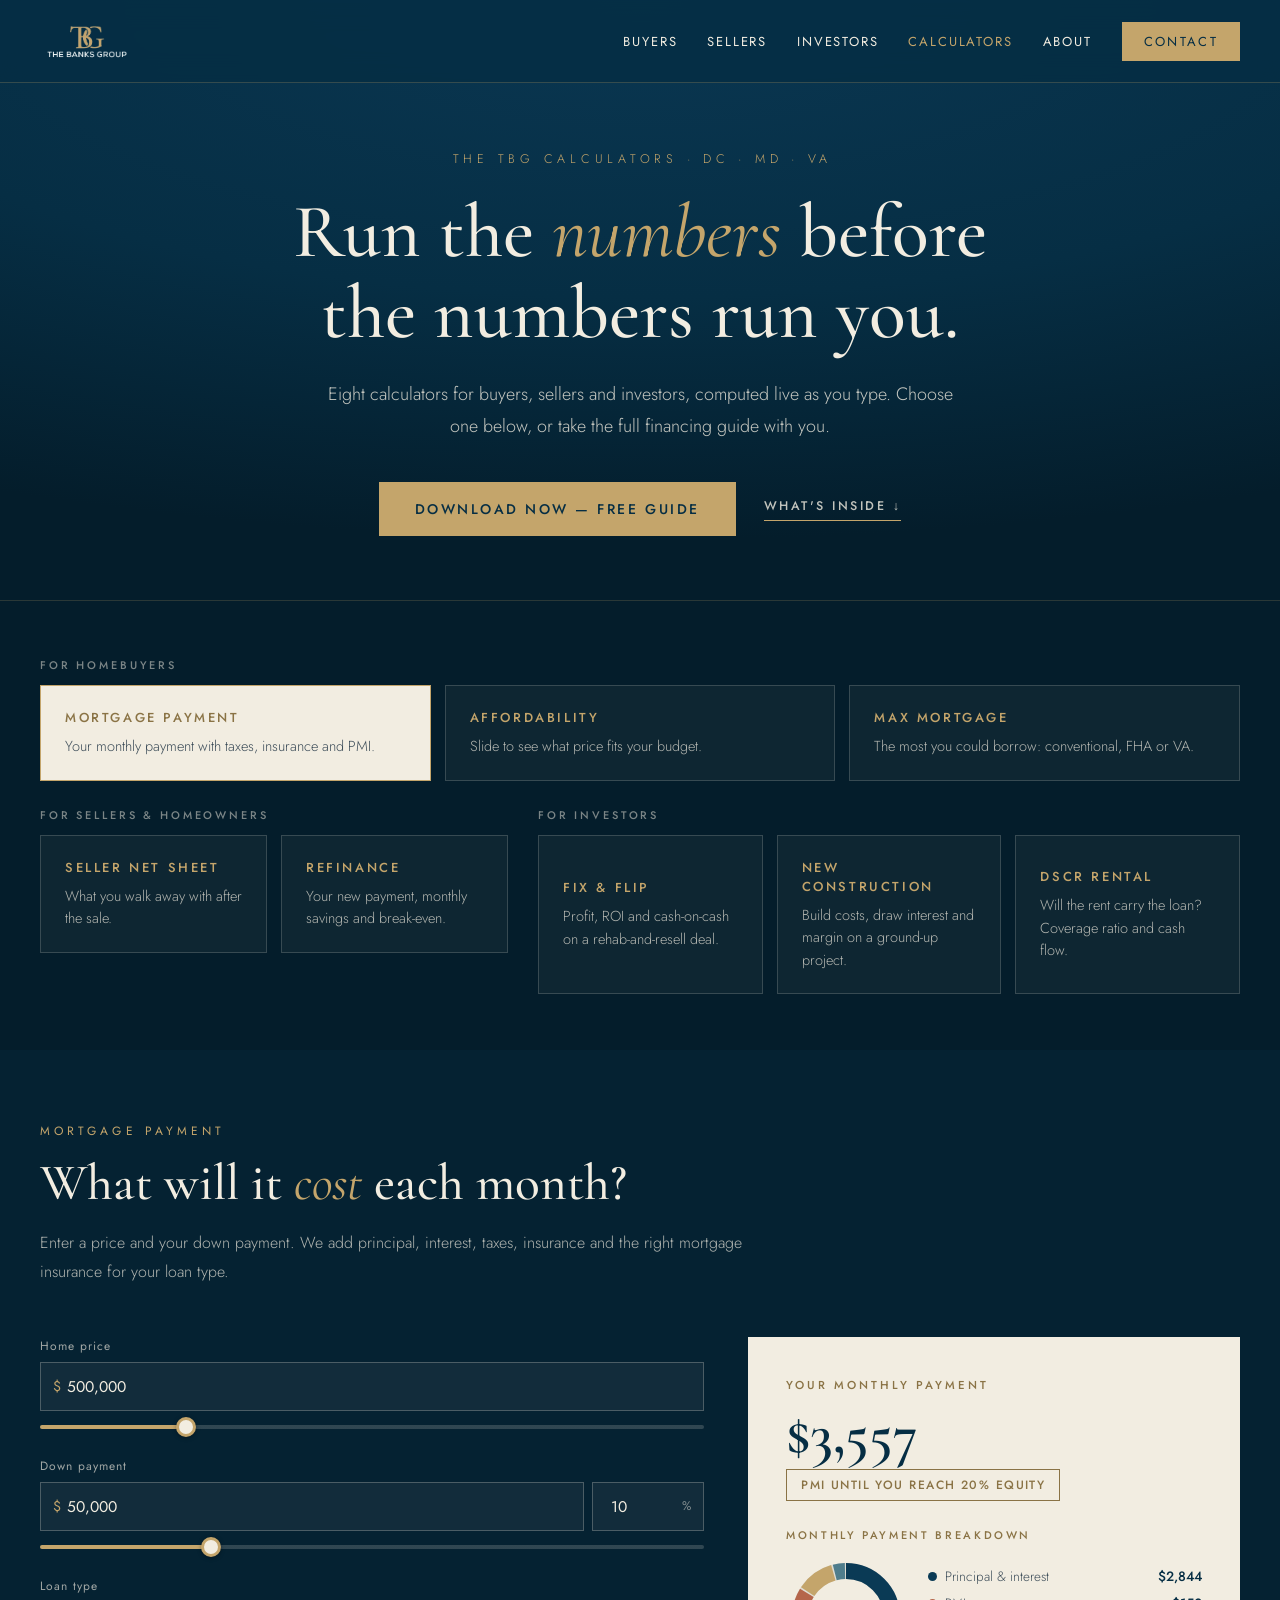
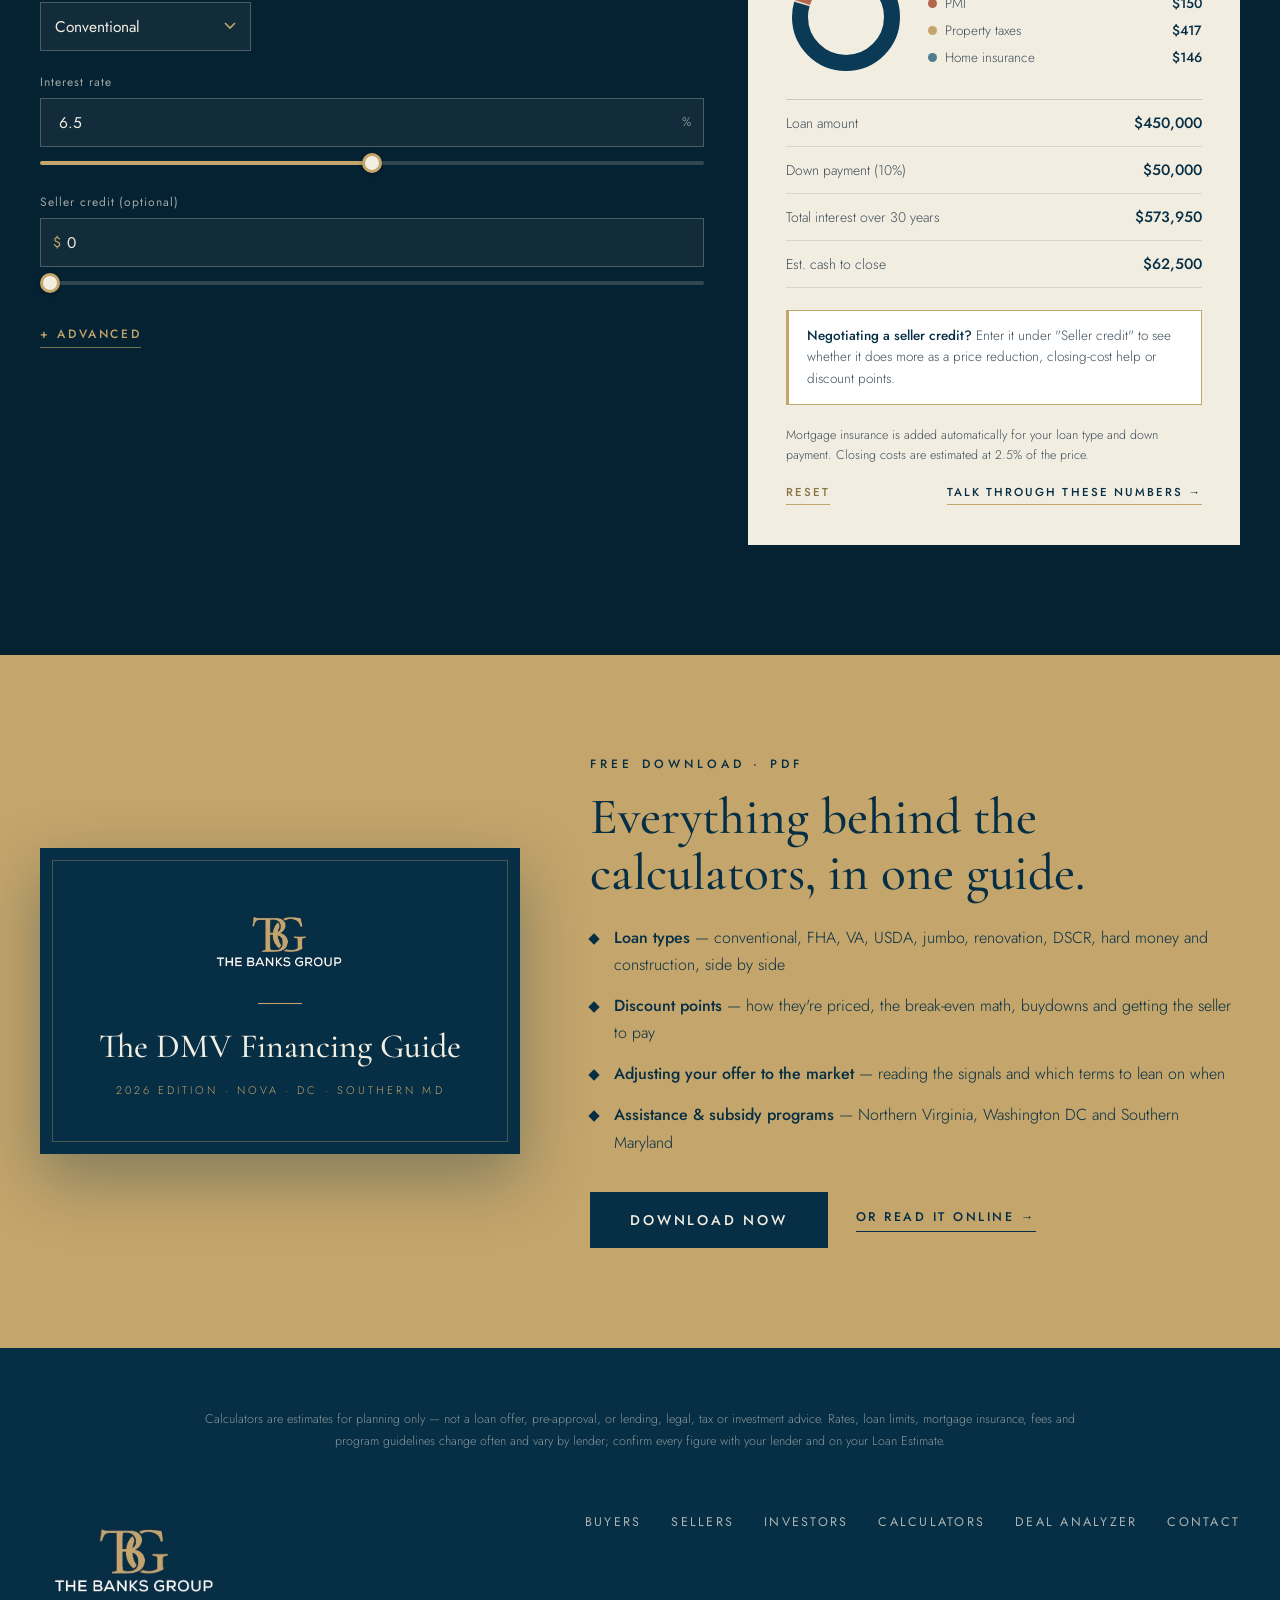
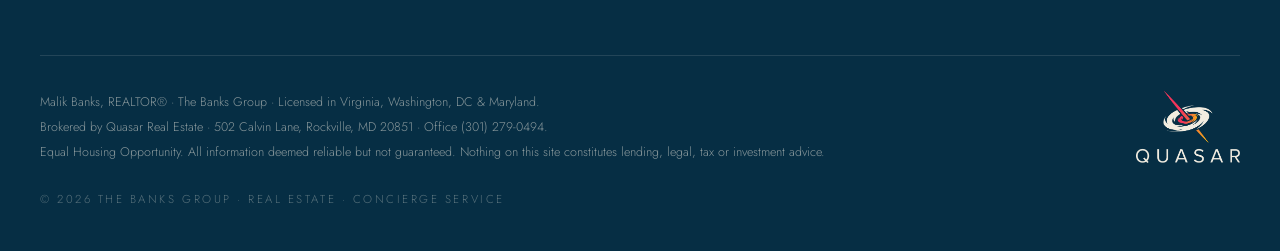
<file: calculators.html>
<!DOCTYPE html>
<html lang="en">
<head>
<meta charset="utf-8">
<meta name="viewport" content="width=device-width, initial-scale=1">
<title>Real Estate &amp; Mortgage Calculators — The Banks Group</title>
<meta name="description" content="Free real estate calculators from The Banks Group — fix &amp; flip, new construction, DSCR, refinance, affordability with discount points, and maximum mortgage by loan type for DC, Maryland and Virginia.">
<link rel="canonical" href="https://banksgroupdmv.com/calculators.html">
<meta property="og:type" content="website">
<meta property="og:site_name" content="The Banks Group">
<meta property="og:title" content="Real Estate &amp; Mortgage Calculators — The Banks Group">
<meta property="og:description" content="Free real estate calculators from The Banks Group — fix &amp; flip, new construction, DSCR, refinance, affordability with discount points, and maximum mortgage by loan type for DC, Maryland and Virginia.">
<meta property="og:image" content="https://banksgroupdmv.com/assets/tbg-logo-navy.png">
<meta name="twitter:card" content="summary_large_image">
<link rel="icon" href="assets/tbg-monogram-navy.png">
<link rel="preconnect" href="https://fonts.googleapis.com">
<link rel="preconnect" href="https://fonts.gstatic.com" crossorigin="anonymous">
<link href="https://fonts.googleapis.com/css2?family=Cormorant+Garamond:ital,wght@0,400;0,500;0,600;1,400;1,500&family=Jost:wght@300;400;500&display=swap" rel="stylesheet">
<link rel="stylesheet" href="site.css">
<link rel="stylesheet" href="calculators.css">
</head>
<body style="background: #062e44;">

<header style="position: fixed; top: 0; left: 0; right: 0; z-index: 100; display: flex; align-items: center; justify-content: space-between; padding: 18px clamp(20px, 5vw, 40px); background: rgba(6,46,68,.82); backdrop-filter: blur(14px); border-bottom: 1px solid rgba(196,165,107,.25);">
  <a href="index.html" style="display: flex; align-items: center;"><img src="assets/tbg-logo-transparent.png" alt="The Banks Group" style="height: 46px; display: block;"></a>
  <nav style="display: flex; align-items: center; gap: 30px; font-family: 'Jost', sans-serif; font-weight: 400; font-size: 13px; letter-spacing: .14em; white-space: nowrap;">
    <a href="buyers.html" class="rsp-hide h-gold" style="color: #f2ede1;">BUYERS</a>
    <a href="sellers.html" class="rsp-hide h-gold" style="color: #f2ede1;">SELLERS</a>
    <a href="investors.html" class="rsp-hide h-gold" style="color: #f2ede1;">INVESTORS</a>
    <a href="calculators.html" class="rsp-hide h-gold" style="color: #c4a56b;">CALCULATORS</a>
    <a href="index.html#about" class="rsp-hide h-gold" style="color: #f2ede1;">ABOUT</a>
    <a href="index.html#contact" class="h-goldfill" style="color: #062e44; background: #c4a56b; padding: 10px 22px; letter-spacing: .18em;">CONTACT</a>
  </nav>
</header>

<!-- HERO -->
<section style="background: radial-gradient(120% 90% at 50% 0%, #0a3752 0%, #062e44 55%, #041d2b 100%); padding: 150px clamp(20px, 5vw, 40px) 64px; text-align: center;">
  <div style="max-width: 900px; margin: 0 auto; display: flex; flex-direction: column; align-items: center;">
    <div style="font-family: 'Jost', sans-serif; font-weight: 300; font-size: 12.5px; letter-spacing: .38em; text-indent: .38em; color: #c4a56b; animation: fadeUp .9s ease .1s both;">THE TBG CALCULATORS · DC · MD · VA</div>
    <h1 style="font-family: 'Cormorant Garamond', serif; font-weight: 500; font-size: clamp(44px, 6vw, 76px); line-height: 1.06; color: #f2ede1; margin: 24px 0 0; text-wrap: balance; animation: fadeUp .9s ease .25s both;">Run the <em style="color: #c4a56b; font-weight: 400;">numbers</em> before the numbers run you.</h1>
    <p style="font-family: 'Jost', sans-serif; font-weight: 300; font-size: 18px; line-height: 1.75; color: rgba(242,237,225,.8); max-width: 640px; margin: 26px 0 0; animation: fadeUp .9s ease .4s both;">Eight calculators for buyers, sellers and investors, computed live as you type. Choose one below, or take the full financing guide with you.</p>
    <div style="display: flex; flex-wrap: wrap; justify-content: center; align-items: center; gap: 18px 28px; margin-top: 40px; animation: fadeUp .9s ease .55s both;">
      <a href="assets/tbg-dmv-financing-guide.pdf" download class="h-goldfill" style="background: #c4a56b; color: #062e44; font-family: 'Jost', sans-serif; font-weight: 500; font-size: 14px; letter-spacing: .18em; padding: 17px 36px;">DOWNLOAD NOW — FREE GUIDE</a>
      <a href="#guide" class="h-gold" style="font-family: 'Jost', sans-serif; font-weight: 500; font-size: 12.5px; letter-spacing: .2em; color: rgba(242,237,225,.8); border-bottom: 1px solid #c4a56b; padding-bottom: 5px;">WHAT'S INSIDE ↓</a>
    </div>
  </div>
</section>

<!-- CALCULATOR PICKER -->
<section style="background: #041d2b; padding: 56px clamp(20px, 5vw, 40px); border-top: 1px solid rgba(196,165,107,.2);">
  <div style="max-width: 1240px; margin: 0 auto;">
    <div role="tablist" aria-label="Calculators">
      <div class="calc-pick-group">
        <div class="calc-pick-label">FOR HOMEBUYERS</div>
        <div class="calc-pick calc-pick-3">
          <button type="button" role="tab" id="tab-payment" aria-controls="payment" aria-selected="false" data-pick="payment"><span class="t">MORTGAGE PAYMENT</span><span class="d">Your monthly payment with taxes, insurance and PMI.</span></button>
          <button type="button" role="tab" id="tab-affordability" aria-controls="affordability" aria-selected="false" data-pick="affordability"><span class="t">AFFORDABILITY</span><span class="d">Slide to see what price fits your budget.</span></button>
          <button type="button" role="tab" id="tab-max-mortgage" aria-controls="max-mortgage" aria-selected="false" data-pick="max-mortgage"><span class="t">MAX MORTGAGE</span><span class="d">The most you could borrow: conventional, FHA or VA.</span></button>
        </div>
      </div>
      <div class="calc-pick-row">
        <div class="calc-pick-group">
          <div class="calc-pick-label">FOR SELLERS &amp; HOMEOWNERS</div>
          <div class="calc-pick calc-pick-2">
            <button type="button" role="tab" id="tab-net-sheet" aria-controls="net-sheet" aria-selected="false" data-pick="net-sheet"><span class="t">SELLER NET SHEET</span><span class="d">What you walk away with after the sale.</span></button>
            <button type="button" role="tab" id="tab-refinance" aria-controls="refinance" aria-selected="false" data-pick="refinance"><span class="t">REFINANCE</span><span class="d">Your new payment, monthly savings and break-even.</span></button>
          </div>
        </div>
        <div class="calc-pick-group">
          <div class="calc-pick-label">FOR INVESTORS</div>
          <div class="calc-pick calc-pick-3">
            <button type="button" role="tab" id="tab-fix-flip" aria-controls="fix-flip" aria-selected="false" data-pick="fix-flip"><span class="t">FIX &amp; FLIP</span><span class="d">Profit, ROI and cash-on-cash on a rehab-and-resell deal.</span></button>
            <button type="button" role="tab" id="tab-new-construction" aria-controls="new-construction" aria-selected="false" data-pick="new-construction"><span class="t">NEW CONSTRUCTION</span><span class="d">Build costs, draw interest and margin on a ground-up project.</span></button>
            <button type="button" role="tab" id="tab-dscr" aria-controls="dscr" aria-selected="false" data-pick="dscr"><span class="t">DSCR RENTAL</span><span class="d">Will the rent carry the loan? Coverage ratio and cash flow.</span></button>
          </div>
        </div>
      </div>
    </div>
  </div>
</section>

<!-- MORTGAGE PAYMENT -->
<section id="payment" data-calc="payment" role="tabpanel" aria-labelledby="tab-payment" hidden style="background: #052232; padding: 72px clamp(20px, 5vw, 40px) 110px; scroll-margin-top: 90px;">
  <div style="max-width: 1240px; margin: 0 auto;">
    <div style="margin-bottom: 50px; max-width: 760px;">
      <div style="font-family: 'Jost', sans-serif; font-weight: 400; font-size: 12px; letter-spacing: .34em; color: #c4a56b;">MORTGAGE PAYMENT</div>
      <h2 style="font-family: 'Cormorant Garamond', serif; font-weight: 500; font-size: clamp(36px, 4vw, 54px); line-height: 1.08; color: #f2ede1; margin: 16px 0 0; text-wrap: balance;">What will it <em style="color: #c4a56b; font-weight: 400;">cost</em> each month?</h2>
      <p style="font-family: 'Jost', sans-serif; font-weight: 300; font-size: 16px; line-height: 1.8; color: rgba(242,237,225,.72); margin: 18px 0 0;">Enter a price and your down payment. We add principal, interest, taxes, insurance and the right mortgage insurance for your loan type.</p>
    </div>
    <div class="rsp-2col" style="display: grid; grid-template-columns: 1.35fr 1fr; gap: 44px; align-items: start;">
      <div class="c-inputs" style="display: flex; flex-direction: column; gap: 30px;"></div>
      <div class="c-card" style="background: #f2ede1; padding: 40px 38px;">
        <div class="c-hero-label" style="font-family: 'Jost', sans-serif; font-weight: 500; font-size: 11.5px; letter-spacing: .26em; color: #8a7345;"></div>
        <div class="c-hero-value" aria-live="polite" style="font-family: 'Cormorant Garamond', serif; font-weight: 600; font-size: clamp(44px, 5vw, 58px); line-height: 1; color: #062e44; margin: 12px 0 6px;"></div>
        <div class="c-verdict" style="display: inline-block; font-family: 'Jost', sans-serif; font-weight: 500; font-size: 12px; letter-spacing: .12em; padding: 6px 14px; margin-bottom: 26px; border: 1px solid;"></div>
        <div class="c-outputs" style="border-top: 1px solid rgba(6,46,68,.18);"></div>
        <p class="c-note" style="font-family: 'Jost', sans-serif; font-weight: 300; font-size: 12.5px; line-height: 1.65; color: #3d4d59; margin: 20px 0 0;"></p>
        <div style="display: flex; justify-content: space-between; align-items: center; gap: 16px; margin-top: 18px; flex-wrap: wrap;">
          <button type="button" class="c-reset" style="background: none; border: none; cursor: pointer; padding: 0 0 4px; font-family: 'Jost', sans-serif; font-weight: 500; font-size: 11.5px; letter-spacing: .18em; color: #8a7345; border-bottom: 1px solid #c4a56b;">RESET</button>
          <a href="index.html#contact" class="h-golddim" style="font-family: 'Jost', sans-serif; font-weight: 500; font-size: 11.5px; letter-spacing: .18em; color: #062e44; border-bottom: 1px solid #c4a56b; padding-bottom: 4px;">TALK THROUGH THESE NUMBERS →</a>
        </div>
      </div>
    </div>
  </div>
</section>

<!-- SELLER NET SHEET -->
<section id="net-sheet" data-calc="netsheet" role="tabpanel" aria-labelledby="tab-net-sheet" hidden style="background: #052232; padding: 72px clamp(20px, 5vw, 40px) 110px; scroll-margin-top: 90px;">
  <div style="max-width: 1240px; margin: 0 auto;">
    <div style="margin-bottom: 50px; max-width: 760px;">
      <div style="font-family: 'Jost', sans-serif; font-weight: 400; font-size: 12px; letter-spacing: .34em; color: #c4a56b;">SELLER NET SHEET</div>
      <h2 style="font-family: 'Cormorant Garamond', serif; font-weight: 500; font-size: clamp(36px, 4vw, 54px); line-height: 1.08; color: #f2ede1; margin: 16px 0 0; text-wrap: balance;">What will you <em style="color: #c4a56b; font-weight: 400;">walk away</em> with?</h2>
      <p style="font-family: 'Jost', sans-serif; font-weight: 300; font-size: 16px; line-height: 1.8; color: rgba(242,237,225,.72); margin: 18px 0 0;">Enter your sale price, what you owe and where the home is. We subtract commissions, your share of transfer taxes, settlement costs and any credit to the buyer.</p>
    </div>
    <div class="rsp-2col" style="display: grid; grid-template-columns: 1.35fr 1fr; gap: 44px; align-items: start;">
      <div class="c-inputs" style="display: flex; flex-direction: column; gap: 30px;"></div>
      <div class="c-card" style="background: #f2ede1; padding: 40px 38px;">
        <div class="c-hero-label" style="font-family: 'Jost', sans-serif; font-weight: 500; font-size: 11.5px; letter-spacing: .26em; color: #8a7345;"></div>
        <div class="c-hero-value" aria-live="polite" style="font-family: 'Cormorant Garamond', serif; font-weight: 600; font-size: clamp(44px, 5vw, 58px); line-height: 1; color: #062e44; margin: 12px 0 6px;"></div>
        <div class="c-verdict" style="display: inline-block; font-family: 'Jost', sans-serif; font-weight: 500; font-size: 12px; letter-spacing: .12em; padding: 6px 14px; margin-bottom: 26px; border: 1px solid;"></div>
        <div class="c-outputs" style="border-top: 1px solid rgba(6,46,68,.18);"></div>
        <p class="c-note" style="font-family: 'Jost', sans-serif; font-weight: 300; font-size: 12.5px; line-height: 1.65; color: #3d4d59; margin: 20px 0 0;"></p>
        <div style="display: flex; justify-content: space-between; align-items: center; gap: 16px; margin-top: 18px; flex-wrap: wrap;">
          <button type="button" class="c-reset" style="background: none; border: none; cursor: pointer; padding: 0 0 4px; font-family: 'Jost', sans-serif; font-weight: 500; font-size: 11.5px; letter-spacing: .18em; color: #8a7345; border-bottom: 1px solid #c4a56b;">RESET</button>
          <a href="index.html#contact" class="h-golddim" style="font-family: 'Jost', sans-serif; font-weight: 500; font-size: 11.5px; letter-spacing: .18em; color: #062e44; border-bottom: 1px solid #c4a56b; padding-bottom: 4px;">TALK THROUGH THESE NUMBERS →</a>
        </div>
      </div>
    </div>
  </div>
</section>

<!-- FIX & FLIP -->
<section id="fix-flip" data-calc="fixflip" role="tabpanel" aria-labelledby="tab-fix-flip" hidden style="background: #052232; padding: 72px clamp(20px, 5vw, 40px) 110px; scroll-margin-top: 90px;">
  <div style="max-width: 1240px; margin: 0 auto;">
    <div style="margin-bottom: 50px; max-width: 760px;">
      <div style="font-family: 'Jost', sans-serif; font-weight: 400; font-size: 12px; letter-spacing: .34em; color: #c4a56b;">FIX &amp; FLIP</div>
      <h2 style="font-family: 'Cormorant Garamond', serif; font-weight: 500; font-size: clamp(36px, 4vw, 54px); line-height: 1.08; color: #f2ede1; margin: 16px 0 0; text-wrap: balance;">Will the <em style="color: #c4a56b; font-weight: 400;">flip</em> pay?</h2>
      <p style="font-family: 'Jost', sans-serif; font-weight: 300; font-size: 16px; line-height: 1.8; color: rgba(242,237,225,.72); margin: 18px 0 0;">Purchase, rehab, hard-money financing, holding and both closings — profit, ROI and cash-on-cash against our 8% / 30% bar.</p>
    </div>
    <div class="rsp-2col" style="display: grid; grid-template-columns: 1.35fr 1fr; gap: 44px; align-items: start;">
      <div class="c-inputs" style="display: flex; flex-direction: column; gap: 30px;"></div>
      <div class="c-card" style="background: #f2ede1; padding: 40px 38px;">
        <div class="c-hero-label" style="font-family: 'Jost', sans-serif; font-weight: 500; font-size: 11.5px; letter-spacing: .26em; color: #8a7345;"></div>
        <div class="c-hero-value" aria-live="polite" style="font-family: 'Cormorant Garamond', serif; font-weight: 600; font-size: clamp(44px, 5vw, 58px); line-height: 1; color: #062e44; margin: 12px 0 6px;"></div>
        <div class="c-verdict" style="display: inline-block; font-family: 'Jost', sans-serif; font-weight: 500; font-size: 12px; letter-spacing: .12em; padding: 6px 14px; margin-bottom: 26px; border: 1px solid;"></div>
        <div class="c-outputs" style="border-top: 1px solid rgba(6,46,68,.18);"></div>
        <p class="c-note" style="font-family: 'Jost', sans-serif; font-weight: 300; font-size: 12.5px; line-height: 1.65; color: #3d4d59; margin: 20px 0 0;"></p>
        <div style="display: flex; justify-content: space-between; align-items: center; gap: 16px; margin-top: 18px; flex-wrap: wrap;">
          <button type="button" class="c-reset" style="background: none; border: none; cursor: pointer; padding: 0 0 4px; font-family: 'Jost', sans-serif; font-weight: 500; font-size: 11.5px; letter-spacing: .18em; color: #8a7345; border-bottom: 1px solid #c4a56b;">RESET</button>
          <a href="index.html#contact" class="h-golddim" style="font-family: 'Jost', sans-serif; font-weight: 500; font-size: 11.5px; letter-spacing: .18em; color: #062e44; border-bottom: 1px solid #c4a56b; padding-bottom: 4px;">TALK THROUGH THESE NUMBERS →</a>
        </div>
      </div>
    </div>
  </div>
</section>

<!-- NEW CONSTRUCTION -->
<section id="new-construction" data-calc="construction" role="tabpanel" aria-labelledby="tab-new-construction" hidden style="background: #052232; padding: 72px clamp(20px, 5vw, 40px) 110px; scroll-margin-top: 90px;">
  <div style="max-width: 1240px; margin: 0 auto;">
    <div style="margin-bottom: 50px; max-width: 760px;">
      <div style="font-family: 'Jost', sans-serif; font-weight: 400; font-size: 12px; letter-spacing: .34em; color: #c4a56b;">NEW CONSTRUCTION</div>
      <h2 style="font-family: 'Cormorant Garamond', serif; font-weight: 500; font-size: clamp(36px, 4vw, 54px); line-height: 1.08; color: #f2ede1; margin: 16px 0 0; text-wrap: balance;">Build it on <em style="color: #c4a56b; font-weight: 400;">paper</em> first.</h2>
      <p style="font-family: 'Jost', sans-serif; font-weight: 300; font-size: 16px; line-height: 1.8; color: rgba(242,237,225,.72); margin: 18px 0 0;">Land, hard and soft costs, draw-based construction interest and the sale — with an optional subdivision model for multi-lot projects.</p>
    </div>
    <div class="rsp-2col" style="display: grid; grid-template-columns: 1.35fr 1fr; gap: 44px; align-items: start;">
      <div class="c-inputs" style="display: flex; flex-direction: column; gap: 30px;"></div>
      <div class="c-card" style="background: #f2ede1; padding: 40px 38px;">
        <div class="c-hero-label" style="font-family: 'Jost', sans-serif; font-weight: 500; font-size: 11.5px; letter-spacing: .26em; color: #8a7345;"></div>
        <div class="c-hero-value" aria-live="polite" style="font-family: 'Cormorant Garamond', serif; font-weight: 600; font-size: clamp(44px, 5vw, 58px); line-height: 1; color: #062e44; margin: 12px 0 6px;"></div>
        <div class="c-verdict" style="display: inline-block; font-family: 'Jost', sans-serif; font-weight: 500; font-size: 12px; letter-spacing: .12em; padding: 6px 14px; margin-bottom: 26px; border: 1px solid;"></div>
        <div class="c-outputs" style="border-top: 1px solid rgba(6,46,68,.18);"></div>
        <p class="c-note" style="font-family: 'Jost', sans-serif; font-weight: 300; font-size: 12.5px; line-height: 1.65; color: #3d4d59; margin: 20px 0 0;"></p>
        <div style="display: flex; justify-content: space-between; align-items: center; gap: 16px; margin-top: 18px; flex-wrap: wrap;">
          <button type="button" class="c-reset" style="background: none; border: none; cursor: pointer; padding: 0 0 4px; font-family: 'Jost', sans-serif; font-weight: 500; font-size: 11.5px; letter-spacing: .18em; color: #8a7345; border-bottom: 1px solid #c4a56b;">RESET</button>
          <a href="index.html#contact" class="h-golddim" style="font-family: 'Jost', sans-serif; font-weight: 500; font-size: 11.5px; letter-spacing: .18em; color: #062e44; border-bottom: 1px solid #c4a56b; padding-bottom: 4px;">TALK THROUGH THESE NUMBERS →</a>
        </div>
      </div>
    </div>
  </div>
</section>

<!-- DSCR RENTAL -->
<section id="dscr" data-calc="dscr" role="tabpanel" aria-labelledby="tab-dscr" hidden style="background: #052232; padding: 72px clamp(20px, 5vw, 40px) 110px; scroll-margin-top: 90px;">
  <div style="max-width: 1240px; margin: 0 auto;">
    <div style="margin-bottom: 50px; max-width: 760px;">
      <div style="font-family: 'Jost', sans-serif; font-weight: 400; font-size: 12px; letter-spacing: .34em; color: #c4a56b;">DSCR RENTAL</div>
      <h2 style="font-family: 'Cormorant Garamond', serif; font-weight: 500; font-size: clamp(36px, 4vw, 54px); line-height: 1.08; color: #f2ede1; margin: 16px 0 0; text-wrap: balance;">Does the rent carry the <em style="color: #c4a56b; font-weight: 400;">loan</em>?</h2>
      <p style="font-family: 'Jost', sans-serif; font-weight: 300; font-size: 16px; line-height: 1.8; color: rgba(242,237,225,.72); margin: 18px 0 0;">Net operating income against debt service — the ratio DSCR lenders qualify on — plus cap rate, cash flow and the largest loan the rent supports.</p>
    </div>
    <div class="rsp-2col" style="display: grid; grid-template-columns: 1.35fr 1fr; gap: 44px; align-items: start;">
      <div class="c-inputs" style="display: flex; flex-direction: column; gap: 30px;"></div>
      <div class="c-card" style="background: #f2ede1; padding: 40px 38px;">
        <div class="c-hero-label" style="font-family: 'Jost', sans-serif; font-weight: 500; font-size: 11.5px; letter-spacing: .26em; color: #8a7345;"></div>
        <div class="c-hero-value" aria-live="polite" style="font-family: 'Cormorant Garamond', serif; font-weight: 600; font-size: clamp(44px, 5vw, 58px); line-height: 1; color: #062e44; margin: 12px 0 6px;"></div>
        <div class="c-verdict" style="display: inline-block; font-family: 'Jost', sans-serif; font-weight: 500; font-size: 12px; letter-spacing: .12em; padding: 6px 14px; margin-bottom: 26px; border: 1px solid;"></div>
        <div class="c-outputs" style="border-top: 1px solid rgba(6,46,68,.18);"></div>
        <p class="c-note" style="font-family: 'Jost', sans-serif; font-weight: 300; font-size: 12.5px; line-height: 1.65; color: #3d4d59; margin: 20px 0 0;"></p>
        <div style="display: flex; justify-content: space-between; align-items: center; gap: 16px; margin-top: 18px; flex-wrap: wrap;">
          <button type="button" class="c-reset" style="background: none; border: none; cursor: pointer; padding: 0 0 4px; font-family: 'Jost', sans-serif; font-weight: 500; font-size: 11.5px; letter-spacing: .18em; color: #8a7345; border-bottom: 1px solid #c4a56b;">RESET</button>
          <a href="index.html#contact" class="h-golddim" style="font-family: 'Jost', sans-serif; font-weight: 500; font-size: 11.5px; letter-spacing: .18em; color: #062e44; border-bottom: 1px solid #c4a56b; padding-bottom: 4px;">TALK THROUGH THESE NUMBERS →</a>
        </div>
      </div>
    </div>
  </div>
</section>

<!-- REFINANCE -->
<section id="refinance" data-calc="refinance" role="tabpanel" aria-labelledby="tab-refinance" hidden style="background: #052232; padding: 72px clamp(20px, 5vw, 40px) 110px; scroll-margin-top: 90px;">
  <div style="max-width: 1240px; margin: 0 auto;">
    <div style="margin-bottom: 50px; max-width: 760px;">
      <div style="font-family: 'Jost', sans-serif; font-weight: 400; font-size: 12px; letter-spacing: .34em; color: #c4a56b;">REFINANCE</div>
      <h2 style="font-family: 'Cormorant Garamond', serif; font-weight: 500; font-size: clamp(36px, 4vw, 54px); line-height: 1.08; color: #f2ede1; margin: 16px 0 0; text-wrap: balance;">Is it time to <em style="color: #c4a56b; font-weight: 400;">refinance</em>?</h2>
      <p style="font-family: 'Jost', sans-serif; font-weight: 300; font-size: 16px; line-height: 1.8; color: rgba(242,237,225,.72); margin: 18px 0 0;">Rate-and-term or cash-out: new payment, monthly savings, break-even on closing costs and points, and what the reset does to lifetime interest.</p>
    </div>
    <div class="rsp-2col" style="display: grid; grid-template-columns: 1.35fr 1fr; gap: 44px; align-items: start;">
      <div class="c-inputs" style="display: flex; flex-direction: column; gap: 30px;"></div>
      <div class="c-card" style="background: #f2ede1; padding: 40px 38px;">
        <div class="c-hero-label" style="font-family: 'Jost', sans-serif; font-weight: 500; font-size: 11.5px; letter-spacing: .26em; color: #8a7345;"></div>
        <div class="c-hero-value" aria-live="polite" style="font-family: 'Cormorant Garamond', serif; font-weight: 600; font-size: clamp(44px, 5vw, 58px); line-height: 1; color: #062e44; margin: 12px 0 6px;"></div>
        <div class="c-verdict" style="display: inline-block; font-family: 'Jost', sans-serif; font-weight: 500; font-size: 12px; letter-spacing: .12em; padding: 6px 14px; margin-bottom: 26px; border: 1px solid;"></div>
        <div class="c-outputs" style="border-top: 1px solid rgba(6,46,68,.18);"></div>
        <p class="c-note" style="font-family: 'Jost', sans-serif; font-weight: 300; font-size: 12.5px; line-height: 1.65; color: #3d4d59; margin: 20px 0 0;"></p>
        <div style="display: flex; justify-content: space-between; align-items: center; gap: 16px; margin-top: 18px; flex-wrap: wrap;">
          <button type="button" class="c-reset" style="background: none; border: none; cursor: pointer; padding: 0 0 4px; font-family: 'Jost', sans-serif; font-weight: 500; font-size: 11.5px; letter-spacing: .18em; color: #8a7345; border-bottom: 1px solid #c4a56b;">RESET</button>
          <a href="index.html#contact" class="h-golddim" style="font-family: 'Jost', sans-serif; font-weight: 500; font-size: 11.5px; letter-spacing: .18em; color: #062e44; border-bottom: 1px solid #c4a56b; padding-bottom: 4px;">TALK THROUGH THESE NUMBERS →</a>
        </div>
      </div>
    </div>
  </div>
</section>

<!-- AFFORDABILITY -->
<section id="affordability" data-calc="affordability" role="tabpanel" aria-labelledby="tab-affordability" hidden style="background: #052232; padding: 72px clamp(20px, 5vw, 40px) 110px; scroll-margin-top: 90px;">
  <div style="max-width: 1240px; margin: 0 auto;">
    <div style="margin-bottom: 50px; max-width: 760px;">
      <div style="font-family: 'Jost', sans-serif; font-weight: 400; font-size: 12px; letter-spacing: .34em; color: #c4a56b;">AFFORDABILITY</div>
      <h2 style="font-family: 'Cormorant Garamond', serif; font-weight: 500; font-size: clamp(36px, 4vw, 54px); line-height: 1.08; color: #f2ede1; margin: 16px 0 0; text-wrap: balance;">What can you <em style="color: #c4a56b; font-weight: 400;">comfortably</em> buy?</h2>
      <p style="font-family: 'Jost', sans-serif; font-weight: 300; font-size: 16px; line-height: 1.8; color: rgba(242,237,225,.72); margin: 18px 0 0;">Enter your income, monthly debts and down payment. Then drag along the price scale to see the payment and whether it's comfortable, a stretch or over the limit.</p>
    </div>
    <div class="rsp-2col" style="display: grid; grid-template-columns: 1.35fr 1fr; gap: 44px; align-items: start;">
      <div class="c-inputs" style="display: flex; flex-direction: column; gap: 30px;"></div>
      <div class="c-card" style="background: #f2ede1; padding: 40px 38px;">
        <div class="c-hero-label" style="font-family: 'Jost', sans-serif; font-weight: 500; font-size: 11.5px; letter-spacing: .26em; color: #8a7345;"></div>
        <div class="c-hero-value" aria-live="polite" style="font-family: 'Cormorant Garamond', serif; font-weight: 600; font-size: clamp(44px, 5vw, 58px); line-height: 1; color: #062e44; margin: 12px 0 6px;"></div>
        <div class="c-verdict" style="display: inline-block; font-family: 'Jost', sans-serif; font-weight: 500; font-size: 12px; letter-spacing: .12em; padding: 6px 14px; margin-bottom: 26px; border: 1px solid;"></div>
        <div class="c-outputs" style="border-top: 1px solid rgba(6,46,68,.18);"></div>
        <p class="c-note" style="font-family: 'Jost', sans-serif; font-weight: 300; font-size: 12.5px; line-height: 1.65; color: #3d4d59; margin: 20px 0 0;"></p>
        <div style="display: flex; justify-content: space-between; align-items: center; gap: 16px; margin-top: 18px; flex-wrap: wrap;">
          <button type="button" class="c-reset" style="background: none; border: none; cursor: pointer; padding: 0 0 4px; font-family: 'Jost', sans-serif; font-weight: 500; font-size: 11.5px; letter-spacing: .18em; color: #8a7345; border-bottom: 1px solid #c4a56b;">RESET</button>
          <a href="index.html#contact" class="h-golddim" style="font-family: 'Jost', sans-serif; font-weight: 500; font-size: 11.5px; letter-spacing: .18em; color: #062e44; border-bottom: 1px solid #c4a56b; padding-bottom: 4px;">TALK THROUGH THESE NUMBERS →</a>
        </div>
      </div>
    </div>
  </div>
</section>

<!-- MAXIMUM MORTGAGE -->
<section id="max-mortgage" data-calc="maxloan" role="tabpanel" aria-labelledby="tab-max-mortgage" hidden style="background: #052232; padding: 72px clamp(20px, 5vw, 40px) 110px; scroll-margin-top: 90px;">
  <div style="max-width: 1240px; margin: 0 auto;">
    <div style="margin-bottom: 50px; max-width: 760px;">
      <div style="font-family: 'Jost', sans-serif; font-weight: 400; font-size: 12px; letter-spacing: .34em; color: #c4a56b;">MAXIMUM MORTGAGE</div>
      <h2 style="font-family: 'Cormorant Garamond', serif; font-weight: 500; font-size: clamp(36px, 4vw, 54px); line-height: 1.08; color: #f2ede1; margin: 16px 0 0; text-wrap: balance;">Your ceiling, by <em style="color: #c4a56b; font-weight: 400;">loan type</em>.</h2>
      <p style="font-family: 'Jost', sans-serif; font-weight: 300; font-size: 16px; line-height: 1.8; color: rgba(242,237,225,.72); margin: 18px 0 0;">Pick your loan type and enter your income and debts. We apply the program's own rules: minimum down payment, mortgage insurance and debt-to-income limit.</p>
    </div>
    <div class="rsp-2col" style="display: grid; grid-template-columns: 1.35fr 1fr; gap: 44px; align-items: start;">
      <div class="c-inputs" style="display: flex; flex-direction: column; gap: 30px;"></div>
      <div class="c-card" style="background: #f2ede1; padding: 40px 38px;">
        <div class="c-hero-label" style="font-family: 'Jost', sans-serif; font-weight: 500; font-size: 11.5px; letter-spacing: .26em; color: #8a7345;"></div>
        <div class="c-hero-value" aria-live="polite" style="font-family: 'Cormorant Garamond', serif; font-weight: 600; font-size: clamp(44px, 5vw, 58px); line-height: 1; color: #062e44; margin: 12px 0 6px;"></div>
        <div class="c-verdict" style="display: inline-block; font-family: 'Jost', sans-serif; font-weight: 500; font-size: 12px; letter-spacing: .12em; padding: 6px 14px; margin-bottom: 26px; border: 1px solid;"></div>
        <div class="c-outputs" style="border-top: 1px solid rgba(6,46,68,.18);"></div>
        <p class="c-note" style="font-family: 'Jost', sans-serif; font-weight: 300; font-size: 12.5px; line-height: 1.65; color: #3d4d59; margin: 20px 0 0;"></p>
        <div style="display: flex; justify-content: space-between; align-items: center; gap: 16px; margin-top: 18px; flex-wrap: wrap;">
          <button type="button" class="c-reset" style="background: none; border: none; cursor: pointer; padding: 0 0 4px; font-family: 'Jost', sans-serif; font-weight: 500; font-size: 11.5px; letter-spacing: .18em; color: #8a7345; border-bottom: 1px solid #c4a56b;">RESET</button>
          <a href="index.html#contact" class="h-golddim" style="font-family: 'Jost', sans-serif; font-weight: 500; font-size: 11.5px; letter-spacing: .18em; color: #062e44; border-bottom: 1px solid #c4a56b; padding-bottom: 4px;">TALK THROUGH THESE NUMBERS →</a>
        </div>
      </div>
    </div>
  </div>
</section>

<!-- DOWNLOAD -->
<section id="guide" style="background: #c4a56b; padding: 100px clamp(20px, 5vw, 40px); scroll-margin-top: 130px;">
  <div class="rsp-2col" style="max-width: 1200px; margin: 0 auto; display: grid; grid-template-columns: .85fr 1.15fr; gap: 70px; align-items: center;">
    <div style="background: #062e44; padding: 56px 40px; text-align: center; position: relative; box-shadow: 0 24px 60px rgba(6,46,68,.35);">
      <div style="position: absolute; inset: 12px; border: 1px solid rgba(196,165,107,.35); pointer-events: none;"></div>
      <img src="assets/tbg-logo-navy.png" alt="" style="width: 150px; display: block; margin: 0 auto 26px;">
      <div style="width: 44px; height: 1px; background: #c4a56b; margin: 0 auto 24px;"></div>
      <div style="font-family: 'Cormorant Garamond', serif; font-weight: 500; font-size: 34px; line-height: 1.12; color: #f2ede1;">The DMV Financing Guide</div>
      <div style="font-family: 'Jost', sans-serif; font-weight: 300; font-size: 11px; letter-spacing: .28em; color: #c4a56b; margin-top: 16px;">2026 EDITION · NOVA · DC · SOUTHERN MD</div>
    </div>
    <div>
      <div style="font-family: 'Jost', sans-serif; font-weight: 500; font-size: 12px; letter-spacing: .34em; color: #062e44;">FREE DOWNLOAD · PDF</div>
      <h2 style="font-family: 'Cormorant Garamond', serif; font-weight: 500; font-size: clamp(36px, 4vw, 52px); line-height: 1.1; color: #062e44; margin: 16px 0 22px; text-wrap: balance;">Everything behind the calculators, in one guide.</h2>
      <div style="display: flex; flex-direction: column; gap: 14px; margin-bottom: 36px;">
        <div style="display: flex; gap: 16px; align-items: baseline;"><span style="flex: 0 0 8px; width: 8px; height: 8px; background: #062e44; transform: rotate(45deg);"></span><span style="font-family: 'Jost', sans-serif; font-weight: 300; font-size: 16px; line-height: 1.7; color: #062e44;"><strong style="font-weight: 500;">Loan types</strong> — conventional, FHA, VA, USDA, jumbo, renovation, DSCR, hard money and construction, side by side</span></div>
        <div style="display: flex; gap: 16px; align-items: baseline;"><span style="flex: 0 0 8px; width: 8px; height: 8px; background: #062e44; transform: rotate(45deg);"></span><span style="font-family: 'Jost', sans-serif; font-weight: 300; font-size: 16px; line-height: 1.7; color: #062e44;"><strong style="font-weight: 500;">Discount points</strong> — how they're priced, the break-even math, buydowns and getting the seller to pay</span></div>
        <div style="display: flex; gap: 16px; align-items: baseline;"><span style="flex: 0 0 8px; width: 8px; height: 8px; background: #062e44; transform: rotate(45deg);"></span><span style="font-family: 'Jost', sans-serif; font-weight: 300; font-size: 16px; line-height: 1.7; color: #062e44;"><strong style="font-weight: 500;">Adjusting your offer to the market</strong> — reading the signals and which terms to lean on when</span></div>
        <div style="display: flex; gap: 16px; align-items: baseline;"><span style="flex: 0 0 8px; width: 8px; height: 8px; background: #062e44; transform: rotate(45deg);"></span><span style="font-family: 'Jost', sans-serif; font-weight: 300; font-size: 16px; line-height: 1.7; color: #062e44;"><strong style="font-weight: 500;">Assistance &amp; subsidy programs</strong> — Northern Virginia, Washington DC and Southern Maryland</span></div>
      </div>
      <div style="display: flex; flex-wrap: wrap; align-items: center; gap: 18px 28px;">
        <a href="assets/tbg-dmv-financing-guide.pdf" download class="h-navyfill" style="display: inline-block; background: #062e44; color: #f2ede1; font-family: 'Jost', sans-serif; font-weight: 500; font-size: 14px; letter-spacing: .2em; padding: 18px 40px;">DOWNLOAD NOW</a>
        <a href="guide-financing.html" style="font-family: 'Jost', sans-serif; font-weight: 500; font-size: 12.5px; letter-spacing: .2em; color: #062e44; border-bottom: 1px solid #062e44; padding-bottom: 5px;">OR READ IT ONLINE →</a>
      </div>
    </div>
  </div>
</section>

<section style="background: #062e44; padding: 60px clamp(20px, 5vw, 40px) 0;">
  <p style="max-width: 900px; margin: 0 auto; text-align: center; font-family: 'Jost', sans-serif; font-weight: 300; font-size: 12.5px; line-height: 1.8; color: rgba(242,237,225,.55);">Calculators are estimates for planning only — not a loan offer, pre-approval, or lending, legal, tax or investment advice. Rates, loan limits, mortgage insurance, fees and program guidelines change often and vary by lender; confirm every figure with your lender and on your Loan Estimate.</p>
</section>

<footer style="background: #062e44; padding: 60px clamp(20px, 5vw, 40px) 44px;">
  <div style="max-width: 1200px; margin: 0 auto;">
    <div style="display: flex; justify-content: space-between; align-items: flex-start; gap: 50px; flex-wrap: wrap; padding-bottom: 50px; border-bottom: 1px solid rgba(242,237,225,.12);">
      <img src="assets/tbg-logo-navy.png" alt="The Banks Group" style="width: 190px;">
      <nav style="display: flex; flex-wrap: wrap; gap: 16px 30px; font-family: 'Jost', sans-serif; font-weight: 400; font-size: 12.5px; letter-spacing: .18em;">
        <a href="buyers.html" class="h-gold" style="color: rgba(242,237,225,.7);">BUYERS</a>
        <a href="sellers.html" class="h-gold" style="color: rgba(242,237,225,.7);">SELLERS</a>
        <a href="investors.html" class="h-gold" style="color: rgba(242,237,225,.7);">INVESTORS</a>
        <a href="calculators.html" class="h-gold" style="color: rgba(242,237,225,.7);">CALCULATORS</a>
        <a href="index.html#analyzer" class="h-gold" style="color: rgba(242,237,225,.7);">DEAL ANALYZER</a>
        <a href="index.html#contact" class="h-gold" style="color: rgba(242,237,225,.7);">CONTACT</a>
      </nav>
    </div>
    <div style="display: flex; justify-content: space-between; align-items: center; gap: 30px 50px; flex-wrap: wrap; padding-top: 34px;">
    <div style="flex: 1 1 520px; font-family: 'Jost', sans-serif; font-weight: 300; font-size: 12.5px; line-height: 2; color: rgba(242,237,225,.55); max-width: 900px;">
      Malik Banks, REALTOR® · The Banks Group · Licensed in Virginia, Washington, DC &amp; Maryland.<br>
      Brokered by Quasar Real Estate · 502 Calvin Lane, Rockville, MD 20851 · Office <a href="tel:3012790494" style="color: inherit;">(301) 279-0494</a>.<br>
      Equal Housing Opportunity. All information deemed reliable but not guaranteed. Nothing on this site constitutes lending, legal, tax or investment advice.
    </div>
    <img src="assets/quasar-logo-light.png" alt="Brokered by Quasar Real Estate" style="height: 72px; display: block;">
    </div>
    <div style="margin-top: 26px; font-family: 'Jost', sans-serif; font-weight: 300; font-size: 11.5px; letter-spacing: .22em; color: rgba(242,237,225,.35);">© 2026 THE BANKS GROUP · REAL ESTATE · CONCIERGE SERVICE</div>
  </div>
</footer>

<script src="calculators.js"></script>
<script src="nav.js"></script>
</body>
</html>
</file>
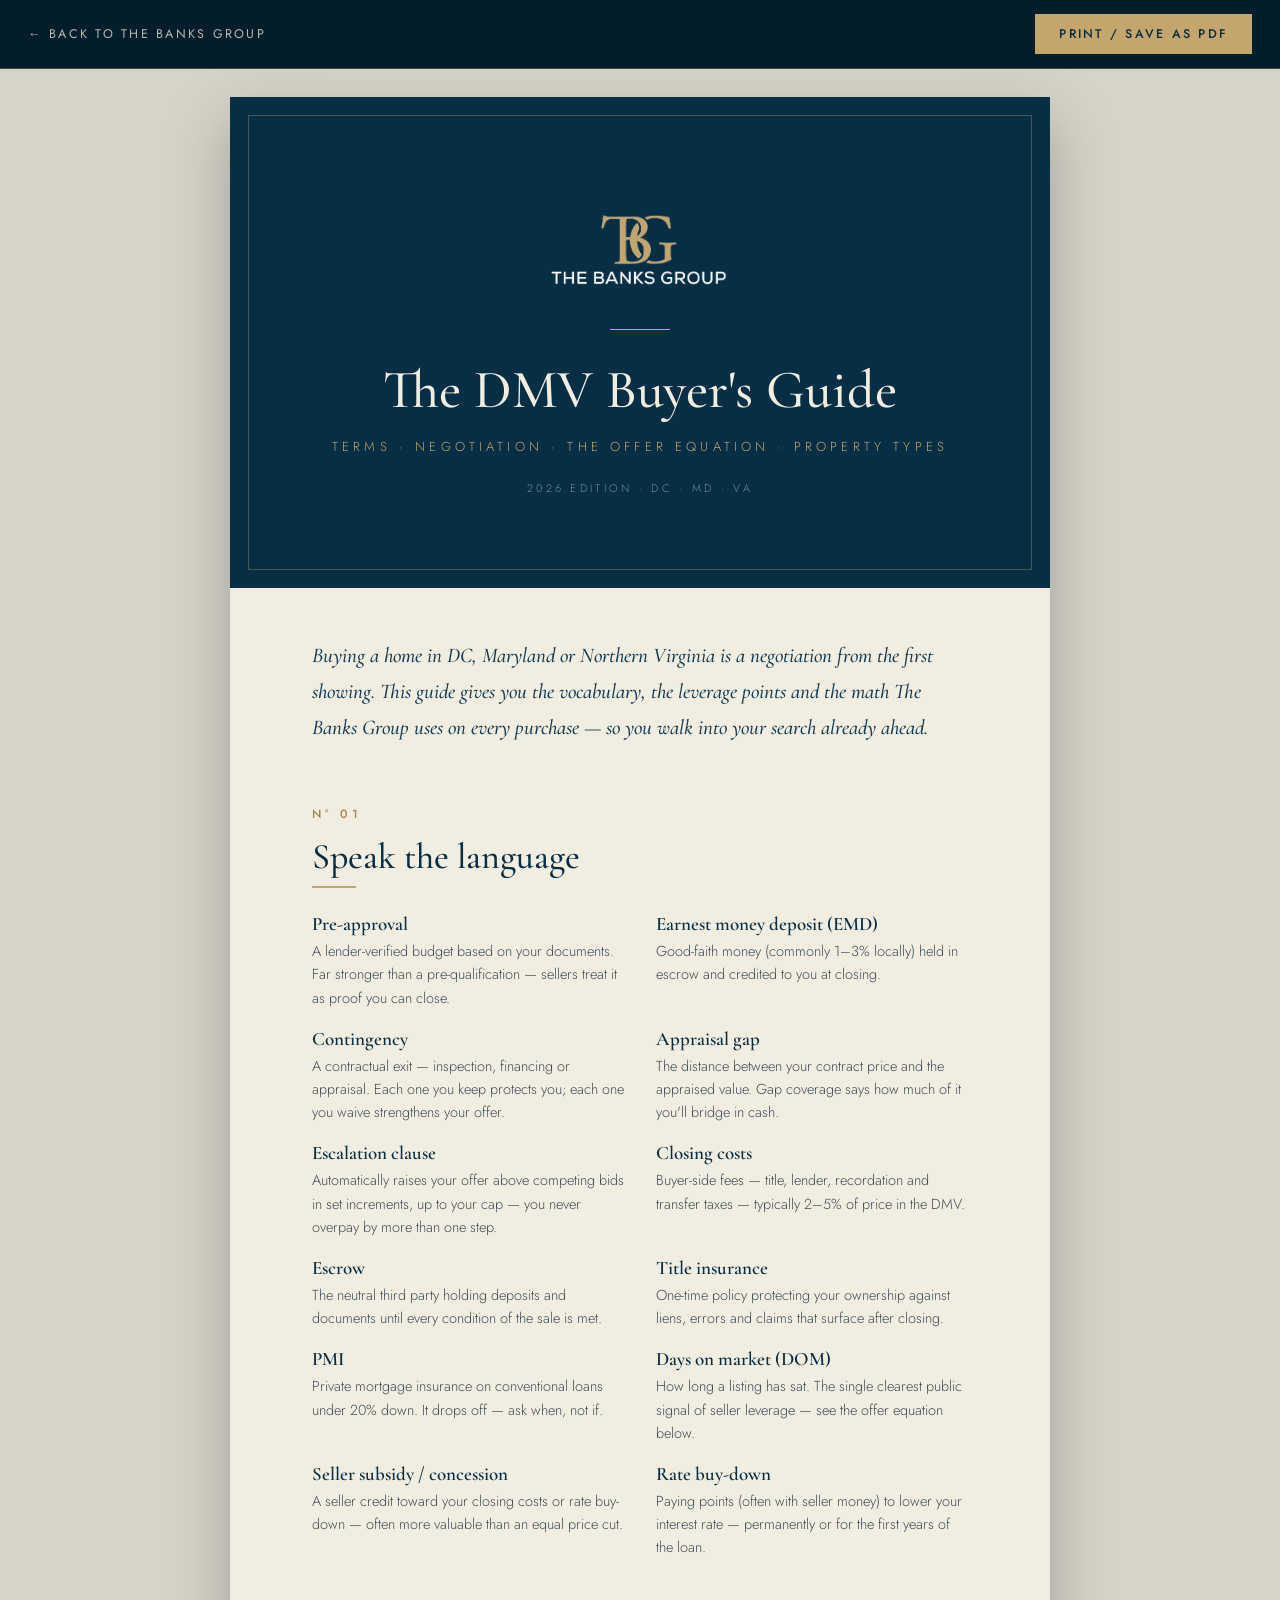
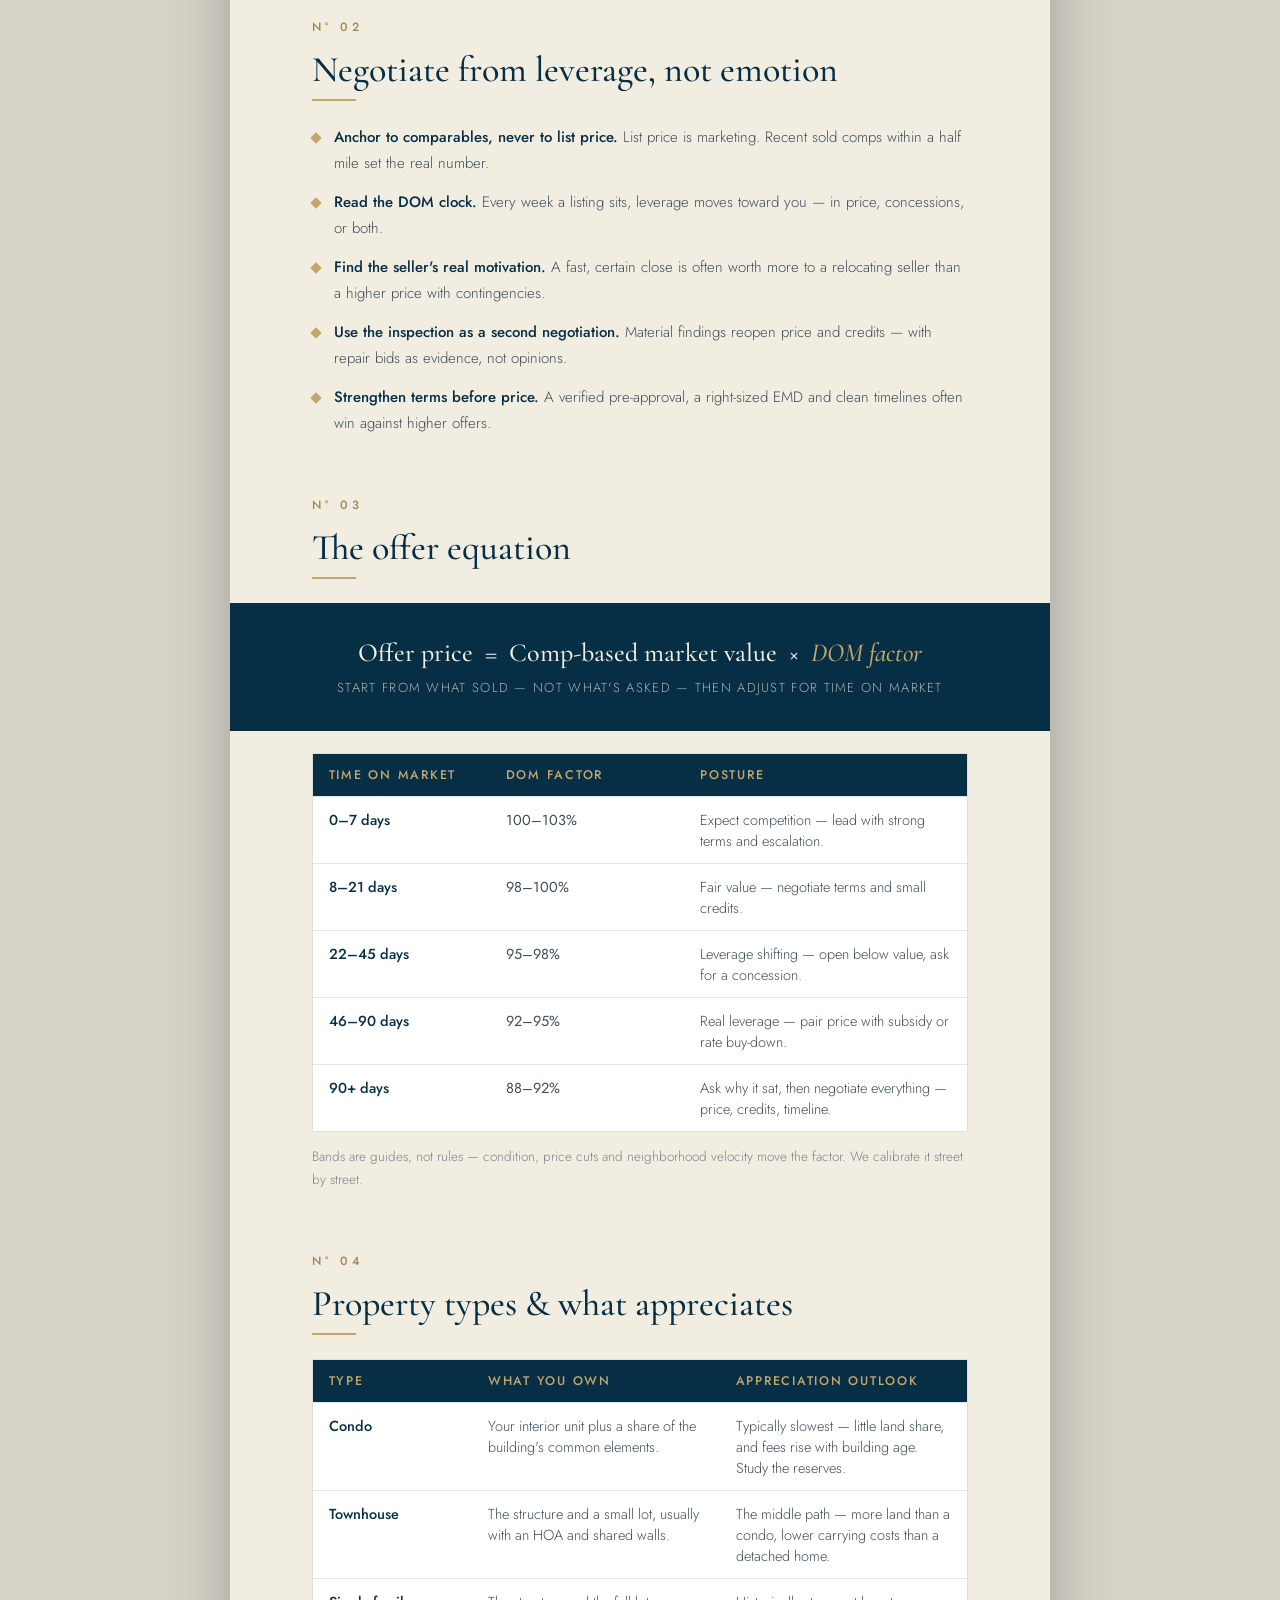
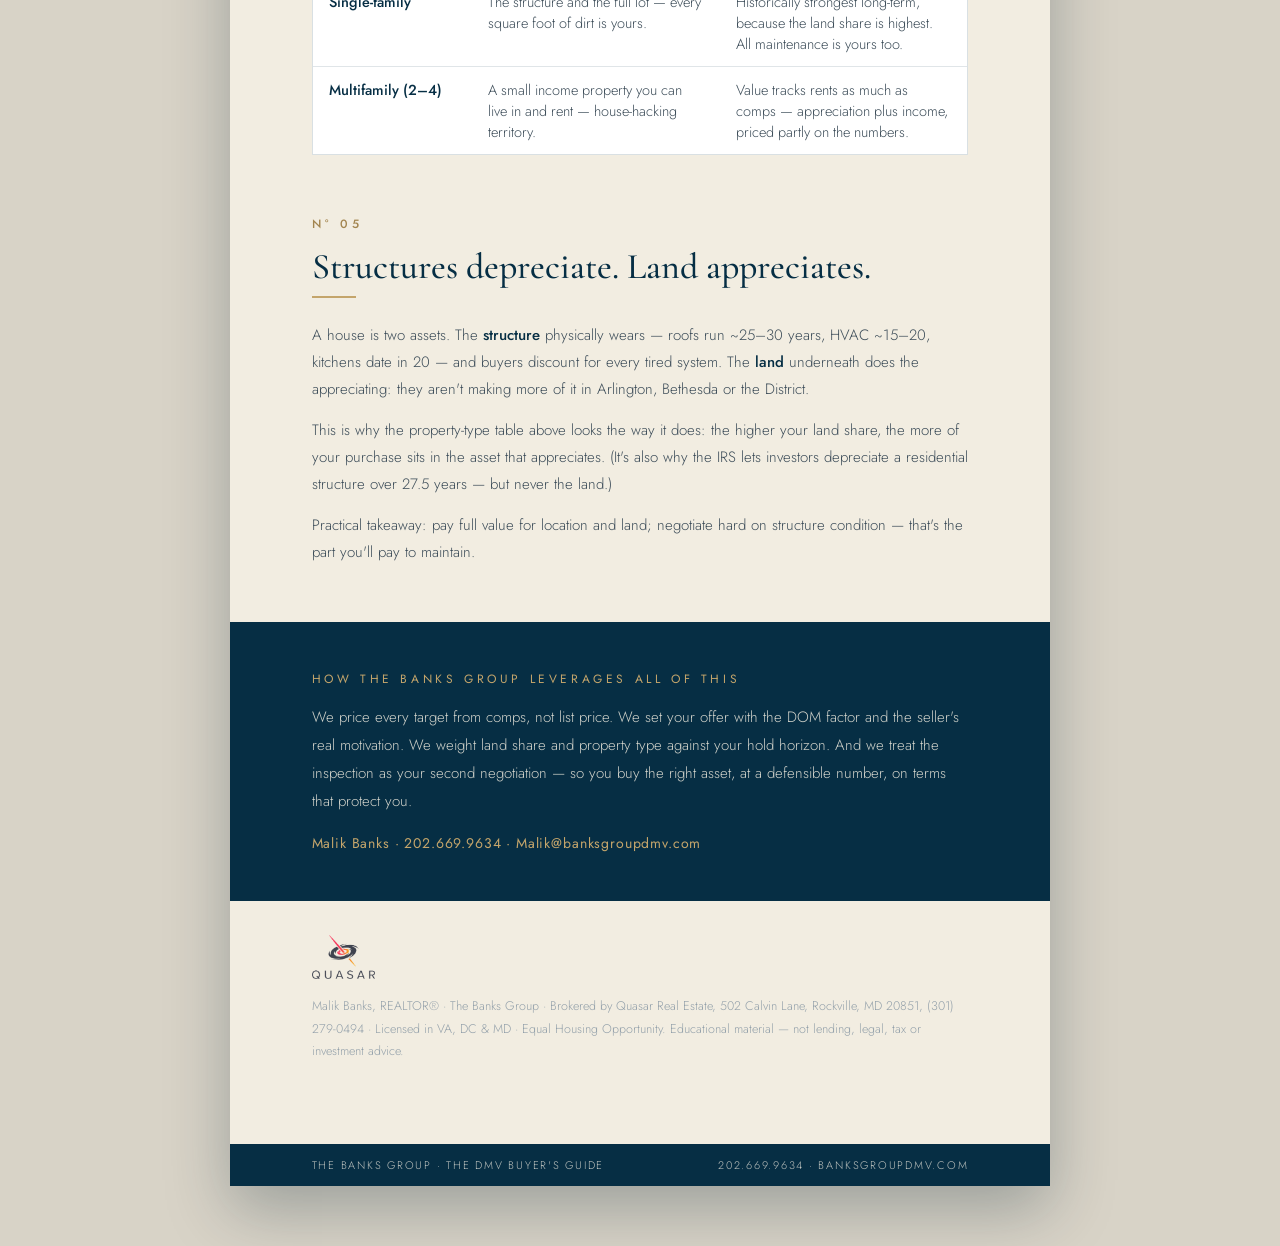
<file: guide-buyers.html>
<!DOCTYPE html>
<html lang="en">
<head>
<meta charset="utf-8">
<meta name="viewport" content="width=device-width, initial-scale=1">
<title>The DMV Buyer's Guide — The Banks Group</title>
<meta name="description" content="The DMV Buyer's Guide from The Banks Group — terms, negotiation, the offer equation and property types across DC, Maryland and Virginia.">
<link rel="canonical" href="https://banksgroupdmv.com/guide-buyers.html">
<meta property="og:type" content="website">
<meta property="og:site_name" content="The Banks Group">
<meta property="og:title" content="The DMV Buyer's Guide — The Banks Group">
<meta property="og:description" content="The DMV Buyer's Guide from The Banks Group — terms, negotiation, the offer equation and property types across DC, Maryland and Virginia.">
<meta property="og:image" content="https://banksgroupdmv.com/assets/tbg-logo-navy.png">
<meta name="twitter:card" content="summary_large_image">
<link rel="icon" href="assets/tbg-monogram-navy.png">
<link rel="preconnect" href="https://fonts.googleapis.com">
<link rel="preconnect" href="https://fonts.gstatic.com" crossorigin="anonymous">
<link href="https://fonts.googleapis.com/css2?family=Cormorant+Garamond:ital,wght@0,400;0,500;0,600;1,400;1,500&family=Jost:wght@300;400;500&display=swap" rel="stylesheet">
<link rel="stylesheet" href="site.css">
<style>
  body { margin: 0; background: #d8d3c7; -webkit-font-smoothing: antialiased; }
  a { color: #062e44; text-decoration: none; }
  a:hover { color: #a3854f; }
  .doc-shell { max-width: 820px; margin: 28px auto 60px; box-shadow: 0 24px 60px rgba(4,29,43,.28); }
  .sheet { background: #f2ede1; padding: 0.85in; -webkit-print-color-adjust: exact; print-color-adjust: exact; }
  .doc-footer { display: flex; justify-content: space-between; font-family: 'Jost', sans-serif; font-weight: 300; font-size: 11px; letter-spacing: .16em; color: rgba(242,237,225,.78); background: #062e44; padding: 13px 0.85in; -webkit-print-color-adjust: exact; print-color-adjust: exact; }
  @media print {
    .no-print { display: none !important; }
    body { background: #ffffff; }
    .doc-shell { max-width: none; margin: 0; box-shadow: none; }
    .doc-footer { position: fixed; bottom: 0; left: 0; right: 0; }
    tr, .band { break-inside: avoid; }
  }
</style>
</head>
<body>

<div class="no-print" style="display: flex; align-items: center; justify-content: space-between; padding: 14px 28px; background: #041d2b; border-bottom: 1px solid rgba(196,165,107,.3);">
  <a href="index.html" style="font-family: 'Jost', sans-serif; font-size: 12.5px; letter-spacing: .18em; color: rgba(242,237,225,.75);">← BACK TO THE BANKS GROUP</a>
  <button onclick="window.print()" style="cursor: pointer; background: #c4a56b; color: #062e44; border: none; padding: 11px 24px; font-family: 'Jost', sans-serif; font-weight: 500; font-size: 12.5px; letter-spacing: .18em;">PRINT / SAVE AS PDF</button>
</div>

<div class="doc-shell">
  <div class="sheet">

  <div style="background: #062e44; padding: 100px 56px 92px; margin: -0.85in -0.85in 0; text-align: center; break-inside: avoid; position: relative;">
    <div style="position: absolute; inset: 18px; border: 1px solid rgba(196,165,107,.35); pointer-events: none;"></div>
    <img src="assets/tbg-logo-transparent.png" alt="The Banks Group" style="width: 210px; margin: 0 auto 30px; display: block;">
    <div style="width: 60px; height: 1px; background: #c4a56b; margin: 0 auto 30px;"></div>
    <h1 style="font-family: 'Cormorant Garamond', serif; font-weight: 500; font-size: 54px; line-height: 1.1; color: #f2ede1; margin: 0 0 18px;">The DMV Buyer's Guide</h1>
    <div style="font-family: 'Jost', sans-serif; font-weight: 300; font-size: 13px; letter-spacing: .32em; color: #c4a56b;">TERMS · NEGOTIATION · THE OFFER EQUATION · PROPERTY TYPES</div>
    <div style="font-family: 'Jost', sans-serif; font-weight: 300; font-size: 11px; letter-spacing: .3em; color: rgba(242,237,225,.5); margin-top: 24px;">2026 EDITION · DC · MD · VA</div>
  </div>

  <p style="font-family: 'Cormorant Garamond', serif; font-style: italic; font-weight: 500; font-size: 21px; line-height: 1.7; color: #123a52; margin: 50px 0 0;">Buying a home in DC, Maryland or Northern Virginia is a negotiation from the first showing. This guide gives you the vocabulary, the leverage points and the math The Banks Group uses on every purchase — so you walk into your search already ahead.</p>

  <div style="font-family: 'Jost', sans-serif; font-weight: 500; font-size: 12px; letter-spacing: .34em; color: #a3854f; margin: 60px 0 12px;">N° 01</div>
  <h2 style="font-family: 'Cormorant Garamond', serif; font-weight: 500; font-size: 36px; color: #062e44; margin: 0 0 8px;">Speak the language</h2>
  <div style="width: 44px; height: 2px; background: #c4a56b; margin-bottom: 24px;"></div>
  <div style="display: grid; grid-template-columns: 1fr 1fr; gap: 18px 32px;">
    <div style="break-inside: avoid;"><div style="font-family: 'Cormorant Garamond', serif; font-weight: 600; font-size: 19px; color: #062e44;">Pre-approval</div><p style="font-family: 'Jost', sans-serif; font-weight: 300; font-size: 14.5px; line-height: 1.6; color: #3d4d59; margin: 4px 0 0;">A lender-verified budget based on your documents. Far stronger than a pre-qualification — sellers treat it as proof you can close.</p></div>
    <div style="break-inside: avoid;"><div style="font-family: 'Cormorant Garamond', serif; font-weight: 600; font-size: 19px; color: #062e44;">Earnest money deposit (EMD)</div><p style="font-family: 'Jost', sans-serif; font-weight: 300; font-size: 14.5px; line-height: 1.6; color: #3d4d59; margin: 4px 0 0;">Good-faith money (commonly 1–3% locally) held in escrow and credited to you at closing.</p></div>
    <div style="break-inside: avoid;"><div style="font-family: 'Cormorant Garamond', serif; font-weight: 600; font-size: 19px; color: #062e44;">Contingency</div><p style="font-family: 'Jost', sans-serif; font-weight: 300; font-size: 14.5px; line-height: 1.6; color: #3d4d59; margin: 4px 0 0;">A contractual exit — inspection, financing or appraisal. Each one you keep protects you; each one you waive strengthens your offer.</p></div>
    <div style="break-inside: avoid;"><div style="font-family: 'Cormorant Garamond', serif; font-weight: 600; font-size: 19px; color: #062e44;">Appraisal gap</div><p style="font-family: 'Jost', sans-serif; font-weight: 300; font-size: 14.5px; line-height: 1.6; color: #3d4d59; margin: 4px 0 0;">The distance between your contract price and the appraised value. Gap coverage says how much of it you'll bridge in cash.</p></div>
    <div style="break-inside: avoid;"><div style="font-family: 'Cormorant Garamond', serif; font-weight: 600; font-size: 19px; color: #062e44;">Escalation clause</div><p style="font-family: 'Jost', sans-serif; font-weight: 300; font-size: 14.5px; line-height: 1.6; color: #3d4d59; margin: 4px 0 0;">Automatically raises your offer above competing bids in set increments, up to your cap — you never overpay by more than one step.</p></div>
    <div style="break-inside: avoid;"><div style="font-family: 'Cormorant Garamond', serif; font-weight: 600; font-size: 19px; color: #062e44;">Closing costs</div><p style="font-family: 'Jost', sans-serif; font-weight: 300; font-size: 14.5px; line-height: 1.6; color: #3d4d59; margin: 4px 0 0;">Buyer-side fees — title, lender, recordation and transfer taxes — typically 2–5% of price in the DMV.</p></div>
    <div style="break-inside: avoid;"><div style="font-family: 'Cormorant Garamond', serif; font-weight: 600; font-size: 19px; color: #062e44;">Escrow</div><p style="font-family: 'Jost', sans-serif; font-weight: 300; font-size: 14.5px; line-height: 1.6; color: #3d4d59; margin: 4px 0 0;">The neutral third party holding deposits and documents until every condition of the sale is met.</p></div>
    <div style="break-inside: avoid;"><div style="font-family: 'Cormorant Garamond', serif; font-weight: 600; font-size: 19px; color: #062e44;">Title insurance</div><p style="font-family: 'Jost', sans-serif; font-weight: 300; font-size: 14.5px; line-height: 1.6; color: #3d4d59; margin: 4px 0 0;">One-time policy protecting your ownership against liens, errors and claims that surface after closing.</p></div>
    <div style="break-inside: avoid;"><div style="font-family: 'Cormorant Garamond', serif; font-weight: 600; font-size: 19px; color: #062e44;">PMI</div><p style="font-family: 'Jost', sans-serif; font-weight: 300; font-size: 14.5px; line-height: 1.6; color: #3d4d59; margin: 4px 0 0;">Private mortgage insurance on conventional loans under 20% down. It drops off — ask when, not if.</p></div>
    <div style="break-inside: avoid;"><div style="font-family: 'Cormorant Garamond', serif; font-weight: 600; font-size: 19px; color: #062e44;">Days on market (DOM)</div><p style="font-family: 'Jost', sans-serif; font-weight: 300; font-size: 14.5px; line-height: 1.6; color: #3d4d59; margin: 4px 0 0;">How long a listing has sat. The single clearest public signal of seller leverage — see the offer equation below.</p></div>
    <div style="break-inside: avoid;"><div style="font-family: 'Cormorant Garamond', serif; font-weight: 600; font-size: 19px; color: #062e44;">Seller subsidy / concession</div><p style="font-family: 'Jost', sans-serif; font-weight: 300; font-size: 14.5px; line-height: 1.6; color: #3d4d59; margin: 4px 0 0;">A seller credit toward your closing costs or rate buy-down — often more valuable than an equal price cut.</p></div>
    <div style="break-inside: avoid;"><div style="font-family: 'Cormorant Garamond', serif; font-weight: 600; font-size: 19px; color: #062e44;">Rate buy-down</div><p style="font-family: 'Jost', sans-serif; font-weight: 300; font-size: 14.5px; line-height: 1.6; color: #3d4d59; margin: 4px 0 0;">Paying points (often with seller money) to lower your interest rate — permanently or for the first years of the loan.</p></div>
  </div>

  <div style="break-before: page; font-family: 'Jost', sans-serif; font-weight: 500; font-size: 12px; letter-spacing: .34em; color: #a3854f; margin: 60px 0 12px;">N° 02</div>
  <h2 style="font-family: 'Cormorant Garamond', serif; font-weight: 500; font-size: 36px; color: #062e44; margin: 0 0 8px;">Negotiate from leverage, not emotion</h2>
  <div style="width: 44px; height: 2px; background: #c4a56b; margin-bottom: 24px;"></div>
  <div style="display: flex; flex-direction: column; gap: 14px;">
    <div style="display: flex; gap: 14px; align-items: baseline; break-inside: avoid;"><span style="flex: 0 0 8px; width: 8px; height: 8px; background: #c4a56b; transform: rotate(45deg);"></span><p style="font-family: 'Jost', sans-serif; font-weight: 300; font-size: 15px; line-height: 1.7; color: #3d4d59; margin: 0;"><strong style="font-weight: 500; color: #062e44;">Anchor to comparables, never to list price.</strong> List price is marketing. Recent sold comps within a half mile set the real number.</p></div>
    <div style="display: flex; gap: 14px; align-items: baseline; break-inside: avoid;"><span style="flex: 0 0 8px; width: 8px; height: 8px; background: #c4a56b; transform: rotate(45deg);"></span><p style="font-family: 'Jost', sans-serif; font-weight: 300; font-size: 15px; line-height: 1.7; color: #3d4d59; margin: 0;"><strong style="font-weight: 500; color: #062e44;">Read the DOM clock.</strong> Every week a listing sits, leverage moves toward you — in price, concessions, or both.</p></div>
    <div style="display: flex; gap: 14px; align-items: baseline; break-inside: avoid;"><span style="flex: 0 0 8px; width: 8px; height: 8px; background: #c4a56b; transform: rotate(45deg);"></span><p style="font-family: 'Jost', sans-serif; font-weight: 300; font-size: 15px; line-height: 1.7; color: #3d4d59; margin: 0;"><strong style="font-weight: 500; color: #062e44;">Find the seller's real motivation.</strong> A fast, certain close is often worth more to a relocating seller than a higher price with contingencies.</p></div>
    <div style="display: flex; gap: 14px; align-items: baseline; break-inside: avoid;"><span style="flex: 0 0 8px; width: 8px; height: 8px; background: #c4a56b; transform: rotate(45deg);"></span><p style="font-family: 'Jost', sans-serif; font-weight: 300; font-size: 15px; line-height: 1.7; color: #3d4d59; margin: 0;"><strong style="font-weight: 500; color: #062e44;">Use the inspection as a second negotiation.</strong> Material findings reopen price and credits — with repair bids as evidence, not opinions.</p></div>
    <div style="display: flex; gap: 14px; align-items: baseline; break-inside: avoid;"><span style="flex: 0 0 8px; width: 8px; height: 8px; background: #c4a56b; transform: rotate(45deg);"></span><p style="font-family: 'Jost', sans-serif; font-weight: 300; font-size: 15px; line-height: 1.7; color: #3d4d59; margin: 0;"><strong style="font-weight: 500; color: #062e44;">Strengthen terms before price.</strong> A verified pre-approval, a right-sized EMD and clean timelines often win against higher offers.</p></div>
  </div>

  <div style="font-family: 'Jost', sans-serif; font-weight: 500; font-size: 12px; letter-spacing: .34em; color: #a3854f; margin: 60px 0 12px;">N° 03</div>
  <h2 style="font-family: 'Cormorant Garamond', serif; font-weight: 500; font-size: 36px; color: #062e44; margin: 0 0 8px;">The offer equation</h2>
  <div style="width: 44px; height: 2px; background: #c4a56b; margin-bottom: 24px;"></div>
  <div style="background: #062e44; padding: 34px 0.85in; margin: 0 -0.85in 22px; text-align: center; break-inside: avoid;">
    <div style="font-family: 'Cormorant Garamond', serif; font-weight: 500; font-size: 26px; color: #f2ede1;">Offer price&nbsp;&nbsp;=&nbsp;&nbsp;Comp-based market value&nbsp;&nbsp;×&nbsp;&nbsp;<em style="color: #c4a56b;">DOM factor</em></div>
    <div style="font-family: 'Jost', sans-serif; font-weight: 300; font-size: 13px; letter-spacing: .1em; color: rgba(242,237,225,.7); margin-top: 10px;">START FROM WHAT SOLD — NOT WHAT'S ASKED — THEN ADJUST FOR TIME ON MARKET</div>
  </div>
  <div style="border: 1px solid rgba(6,46,68,.15); background: #ffffff; break-inside: avoid;">
    <div style="display: grid; grid-template-columns: 1fr 1.1fr 1.6fr; background: #062e44; font-family: 'Jost', sans-serif; font-weight: 500; font-size: 12.5px; letter-spacing: .14em; color: #c4a56b;">
      <div style="padding: 12px 16px;">TIME ON MARKET</div><div style="padding: 12px 16px;">DOM FACTOR</div><div style="padding: 12px 16px;">POSTURE</div>
    </div>
    <div class="band" style="display: grid; grid-template-columns: 1fr 1.1fr 1.6fr; border-top: 1px solid rgba(6,46,68,.12); font-family: 'Jost', sans-serif; font-size: 14.5px; color: #3d4d59;"><div style="padding: 12px 16px; font-weight: 500; color: #062e44;">0–7 days</div><div style="padding: 12px 16px;">100–103%</div><div style="padding: 12px 16px; font-weight: 300;">Expect competition — lead with strong terms and escalation.</div></div>
    <div class="band" style="display: grid; grid-template-columns: 1fr 1.1fr 1.6fr; border-top: 1px solid rgba(6,46,68,.12); font-family: 'Jost', sans-serif; font-size: 14.5px; color: #3d4d59;"><div style="padding: 12px 16px; font-weight: 500; color: #062e44;">8–21 days</div><div style="padding: 12px 16px;">98–100%</div><div style="padding: 12px 16px; font-weight: 300;">Fair value — negotiate terms and small credits.</div></div>
    <div class="band" style="display: grid; grid-template-columns: 1fr 1.1fr 1.6fr; border-top: 1px solid rgba(6,46,68,.12); font-family: 'Jost', sans-serif; font-size: 14.5px; color: #3d4d59;"><div style="padding: 12px 16px; font-weight: 500; color: #062e44;">22–45 days</div><div style="padding: 12px 16px;">95–98%</div><div style="padding: 12px 16px; font-weight: 300;">Leverage shifting — open below value, ask for a concession.</div></div>
    <div class="band" style="display: grid; grid-template-columns: 1fr 1.1fr 1.6fr; border-top: 1px solid rgba(6,46,68,.12); font-family: 'Jost', sans-serif; font-size: 14.5px; color: #3d4d59;"><div style="padding: 12px 16px; font-weight: 500; color: #062e44;">46–90 days</div><div style="padding: 12px 16px;">92–95%</div><div style="padding: 12px 16px; font-weight: 300;">Real leverage — pair price with subsidy or rate buy-down.</div></div>
    <div class="band" style="display: grid; grid-template-columns: 1fr 1.1fr 1.6fr; border-top: 1px solid rgba(6,46,68,.12); font-family: 'Jost', sans-serif; font-size: 14.5px; color: #3d4d59;"><div style="padding: 12px 16px; font-weight: 500; color: #062e44;">90+ days</div><div style="padding: 12px 16px;">88–92%</div><div style="padding: 12px 16px; font-weight: 300;">Ask why it sat, then negotiate everything — price, credits, timeline.</div></div>
  </div>
  <p style="font-family: 'Jost', sans-serif; font-weight: 300; font-size: 13.5px; line-height: 1.7; color: #77848e; margin: 14px 0 0;">Bands are guides, not rules — condition, price cuts and neighborhood velocity move the factor. We calibrate it street by street.</p>

  <div style="break-before: page; font-family: 'Jost', sans-serif; font-weight: 500; font-size: 12px; letter-spacing: .34em; color: #a3854f; margin: 60px 0 12px;">N° 04</div>
  <h2 style="font-family: 'Cormorant Garamond', serif; font-weight: 500; font-size: 36px; color: #062e44; margin: 0 0 8px;">Property types &amp; what appreciates</h2>
  <div style="width: 44px; height: 2px; background: #c4a56b; margin-bottom: 24px;"></div>
  <div style="border: 1px solid rgba(6,46,68,.15); background: #ffffff; break-inside: avoid;">
    <div style="display: grid; grid-template-columns: .9fr 1.4fr 1.4fr; background: #062e44; font-family: 'Jost', sans-serif; font-weight: 500; font-size: 12.5px; letter-spacing: .14em; color: #c4a56b;">
      <div style="padding: 12px 16px;">TYPE</div><div style="padding: 12px 16px;">WHAT YOU OWN</div><div style="padding: 12px 16px;">APPRECIATION OUTLOOK</div>
    </div>
    <div class="band" style="display: grid; grid-template-columns: .9fr 1.4fr 1.4fr; border-top: 1px solid rgba(6,46,68,.12); font-family: 'Jost', sans-serif; font-size: 14.5px; color: #3d4d59;"><div style="padding: 12px 16px; font-weight: 500; color: #062e44;">Condo</div><div style="padding: 12px 16px; font-weight: 300;">Your interior unit plus a share of the building's common elements.</div><div style="padding: 12px 16px; font-weight: 300;">Typically slowest — little land share, and fees rise with building age. Study the reserves.</div></div>
    <div class="band" style="display: grid; grid-template-columns: .9fr 1.4fr 1.4fr; border-top: 1px solid rgba(6,46,68,.12); font-family: 'Jost', sans-serif; font-size: 14.5px; color: #3d4d59;"><div style="padding: 12px 16px; font-weight: 500; color: #062e44;">Townhouse</div><div style="padding: 12px 16px; font-weight: 300;">The structure and a small lot, usually with an HOA and shared walls.</div><div style="padding: 12px 16px; font-weight: 300;">The middle path — more land than a condo, lower carrying costs than a detached home.</div></div>
    <div class="band" style="display: grid; grid-template-columns: .9fr 1.4fr 1.4fr; border-top: 1px solid rgba(6,46,68,.12); font-family: 'Jost', sans-serif; font-size: 14.5px; color: #3d4d59;"><div style="padding: 12px 16px; font-weight: 500; color: #062e44;">Single-family</div><div style="padding: 12px 16px; font-weight: 300;">The structure and the full lot — every square foot of dirt is yours.</div><div style="padding: 12px 16px; font-weight: 300;">Historically strongest long-term, because the land share is highest. All maintenance is yours too.</div></div>
    <div class="band" style="display: grid; grid-template-columns: .9fr 1.4fr 1.4fr; border-top: 1px solid rgba(6,46,68,.12); font-family: 'Jost', sans-serif; font-size: 14.5px; color: #3d4d59;"><div style="padding: 12px 16px; font-weight: 500; color: #062e44;">Multifamily (2–4)</div><div style="padding: 12px 16px; font-weight: 300;">A small income property you can live in and rent — house-hacking territory.</div><div style="padding: 12px 16px; font-weight: 300;">Value tracks rents as much as comps — appreciation plus income, priced partly on the numbers.</div></div>
  </div>

  <div style="font-family: 'Jost', sans-serif; font-weight: 500; font-size: 12px; letter-spacing: .34em; color: #a3854f; margin: 60px 0 12px;">N° 05</div>
  <h2 style="font-family: 'Cormorant Garamond', serif; font-weight: 500; font-size: 36px; color: #062e44; margin: 0 0 8px;">Structures depreciate. Land appreciates.</h2>
  <div style="width: 44px; height: 2px; background: #c4a56b; margin-bottom: 24px;"></div>
  <p style="font-family: 'Jost', sans-serif; font-weight: 300; font-size: 15px; line-height: 1.8; color: #3d4d59; margin: 0 0 14px;">A house is two assets. The <strong style="font-weight: 500; color: #062e44;">structure</strong> physically wears — roofs run ~25–30 years, HVAC ~15–20, kitchens date in 20 — and buyers discount for every tired system. The <strong style="font-weight: 500; color: #062e44;">land</strong> underneath does the appreciating: they aren't making more of it in Arlington, Bethesda or the District.</p>
  <p style="font-family: 'Jost', sans-serif; font-weight: 300; font-size: 15px; line-height: 1.8; color: #3d4d59; margin: 0 0 14px;">This is why the property-type table above looks the way it does: the higher your land share, the more of your purchase sits in the asset that appreciates. (It's also why the IRS lets investors depreciate a residential structure over 27.5 years — but never the land.)</p>
  <p style="font-family: 'Jost', sans-serif; font-weight: 300; font-size: 15px; line-height: 1.8; color: #3d4d59; margin: 0;">Practical takeaway: pay full value for location and land; negotiate hard on structure condition — that's the part you'll pay to maintain.</p>

  <div style="background: #062e44; padding: 48px 0.85in; margin: 56px -0.85in 0; break-inside: avoid;">
    <div style="font-family: 'Jost', sans-serif; font-weight: 400; font-size: 12px; letter-spacing: .3em; color: #c4a56b; margin-bottom: 16px;">HOW THE BANKS GROUP LEVERAGES ALL OF THIS</div>
    <p style="font-family: 'Jost', sans-serif; font-weight: 300; font-size: 15px; line-height: 1.85; color: rgba(242,237,225,.85); margin: 0;">We price every target from comps, not list price. We set your offer with the DOM factor and the seller's real motivation. We weight land share and property type against your hold horizon. And we treat the inspection as your second negotiation — so you buy the right asset, at a defensible number, on terms that protect you.</p>
    <p style="font-family: 'Jost', sans-serif; font-weight: 400; font-size: 14px; letter-spacing: .06em; color: #c4a56b; margin: 18px 0 0;">Malik Banks · 202.669.9634 · Malik@banksgroupdmv.com</p>
  </div>

  <img src="assets/quasar-logo.png" alt="Quasar Real Estate" style="height: 44px; display: block; margin: 34px 0 -14px;">
  <p style="font-family: 'Jost', sans-serif; font-weight: 300; font-size: 12.5px; line-height: 1.8; color: #93a0aa; margin: 30px 0 0;">Malik Banks, REALTOR® · The Banks Group · Brokered by Quasar Real Estate, 502 Calvin Lane, Rockville, MD 20851, (301) 279-0494 · Licensed in VA, DC &amp; MD · Equal Housing Opportunity. Educational material — not lending, legal, tax or investment advice.</p>

  </div>
  <div class="doc-footer">
    <span>THE BANKS GROUP · THE DMV BUYER'S GUIDE</span>
    <span>202.669.9634 · BANKSGROUPDMV.COM</span>
  </div>
</div>

</body>
</html>
</file>
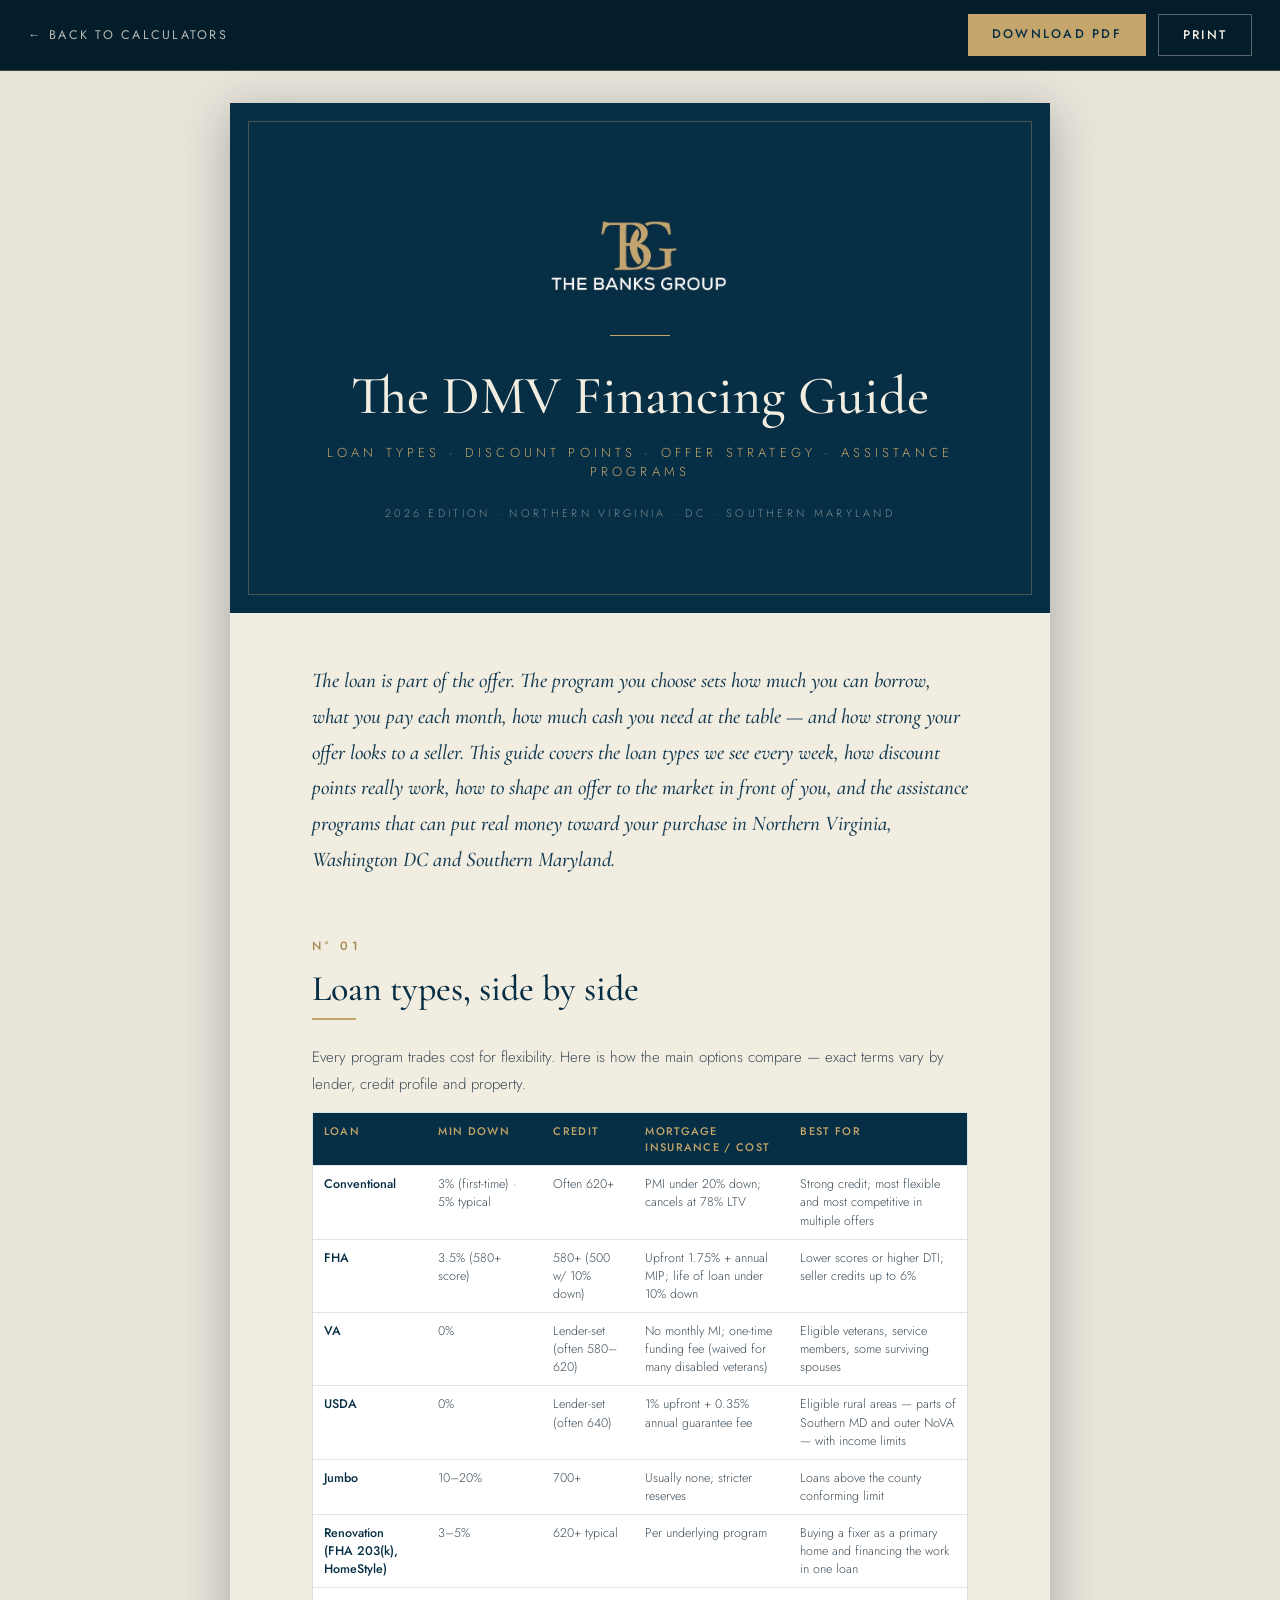
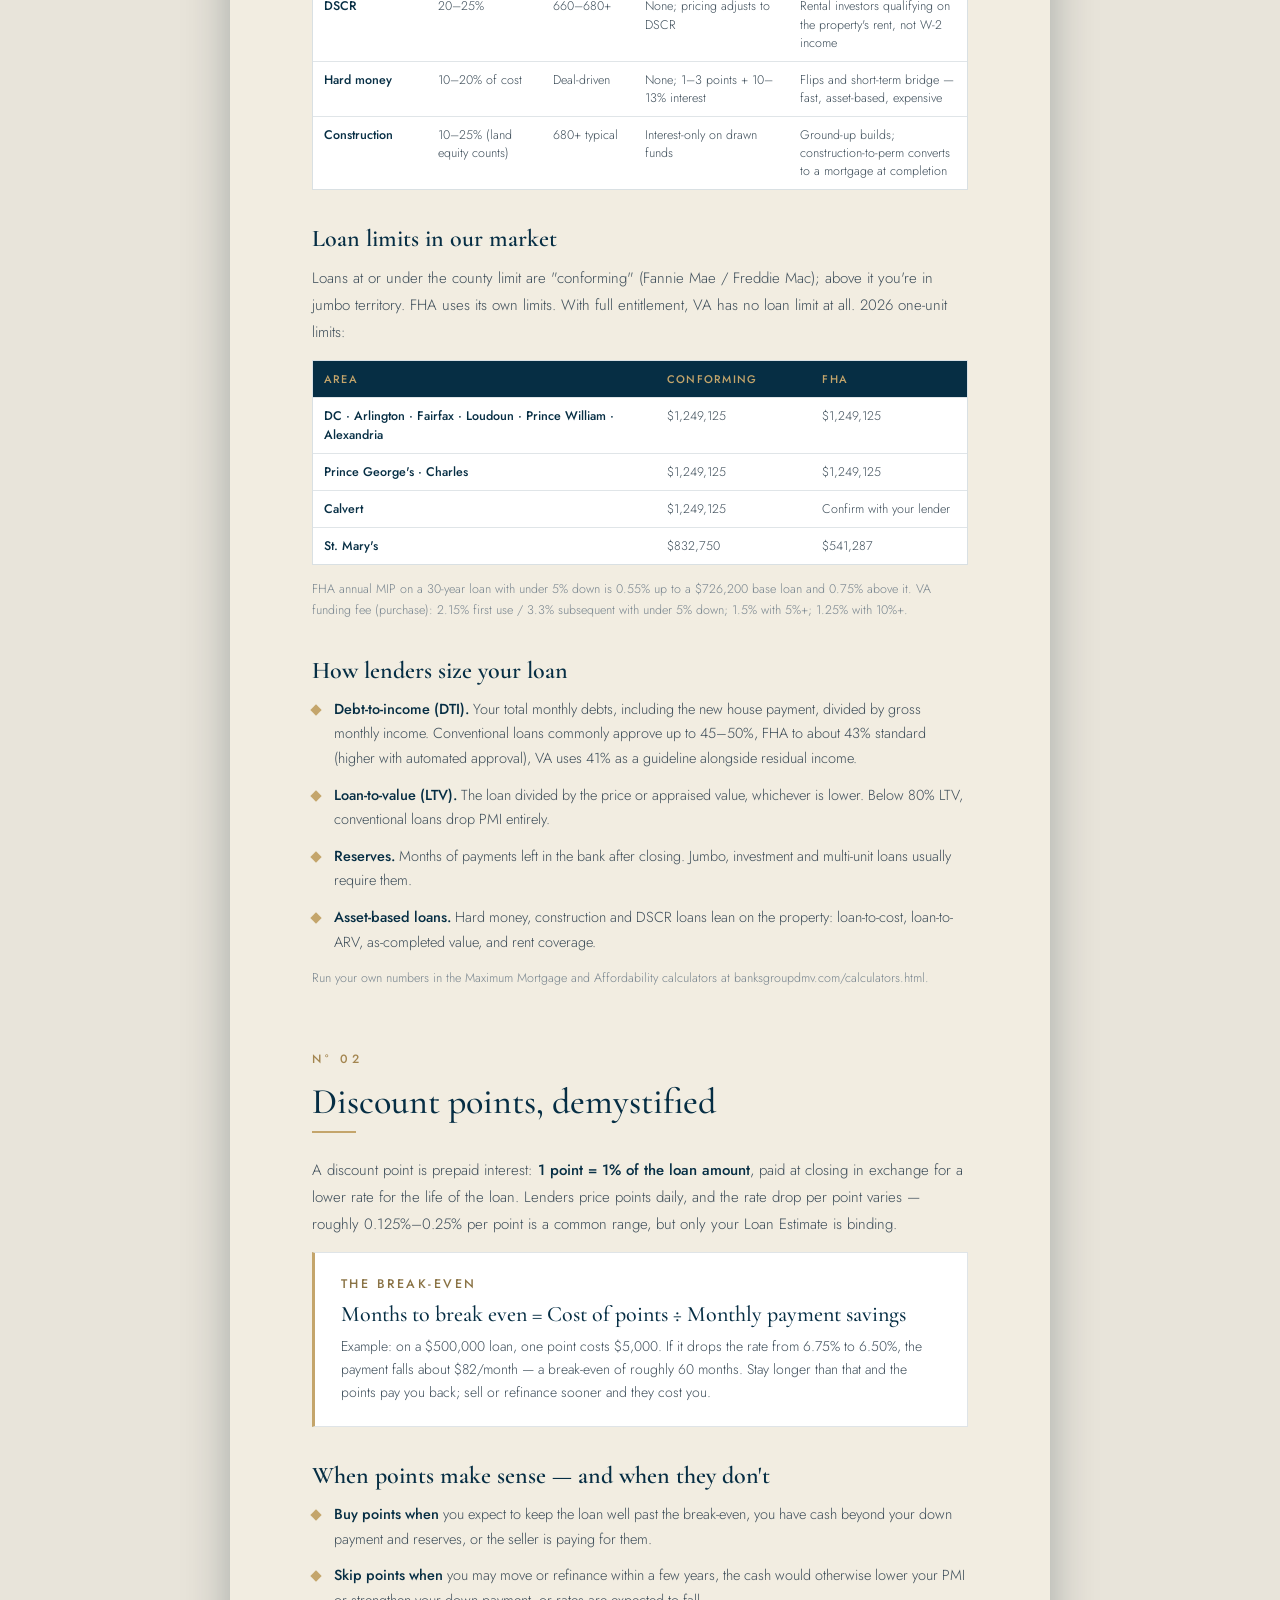
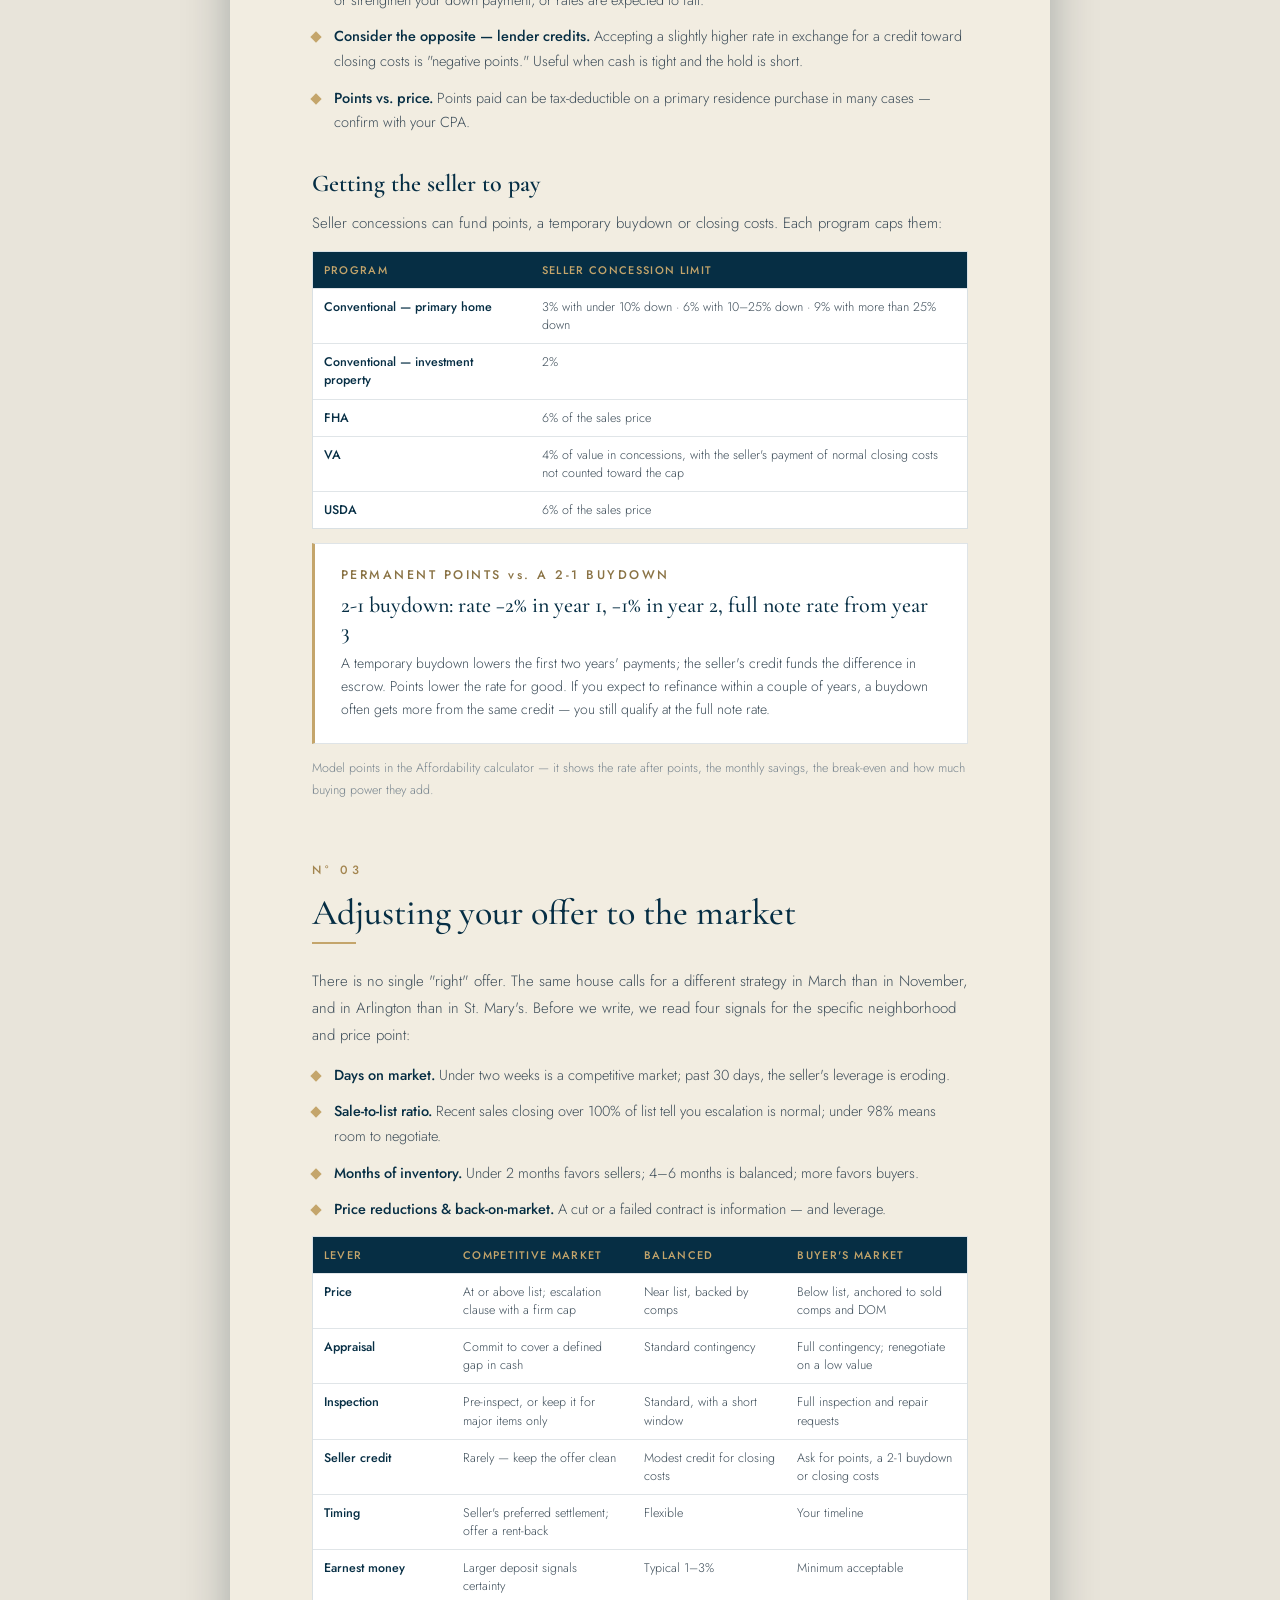
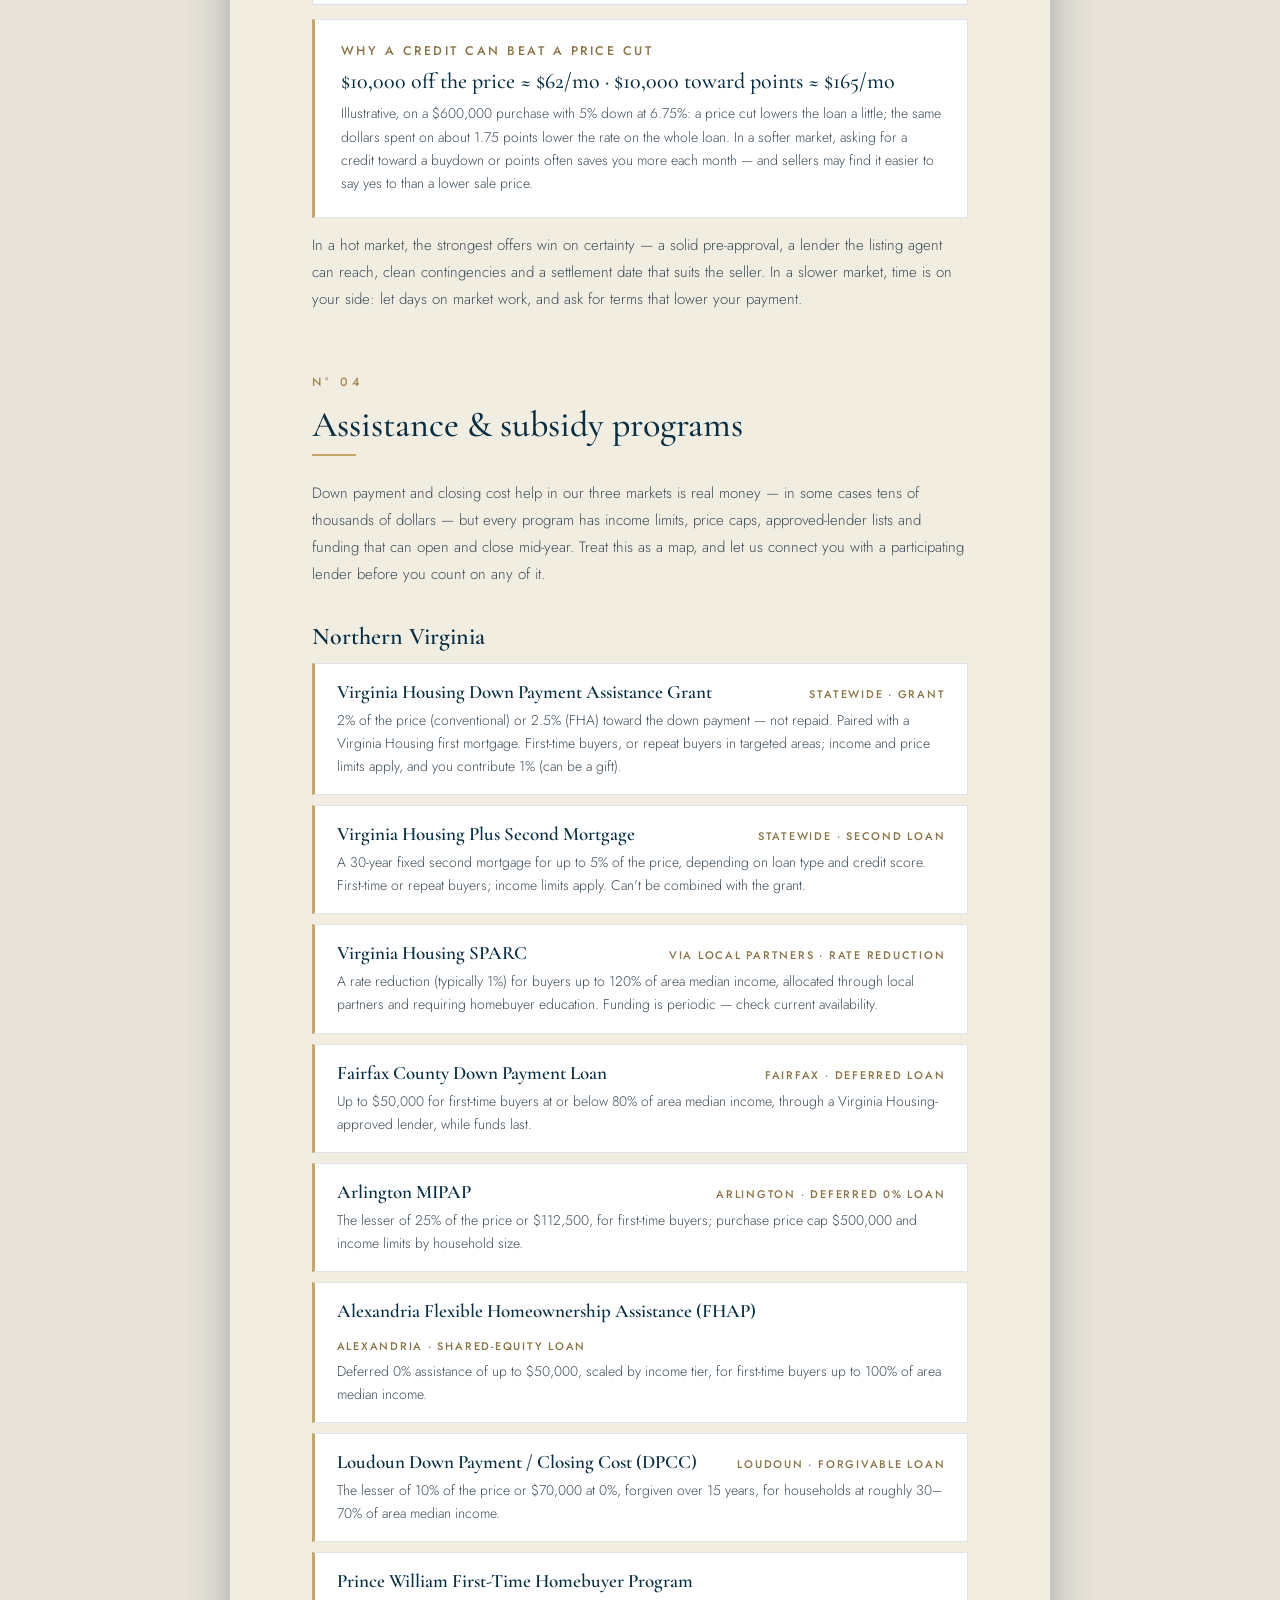
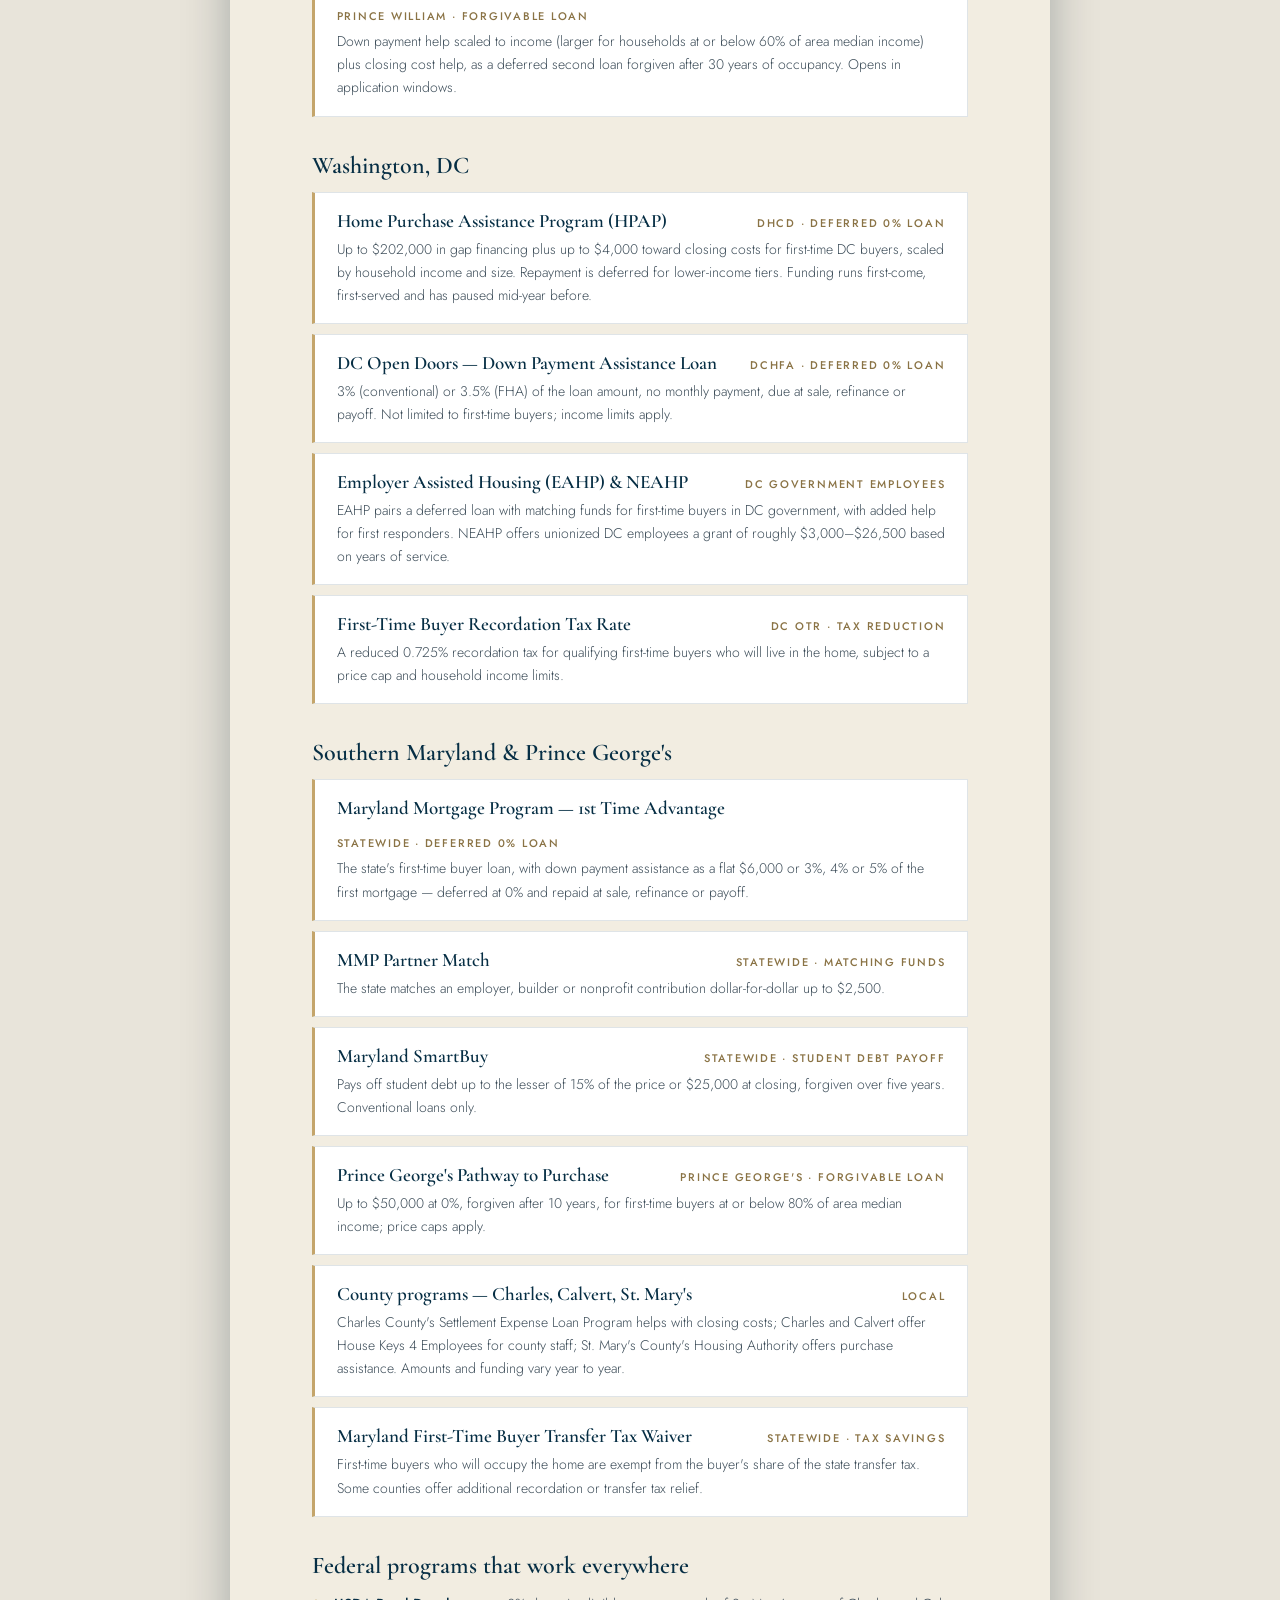
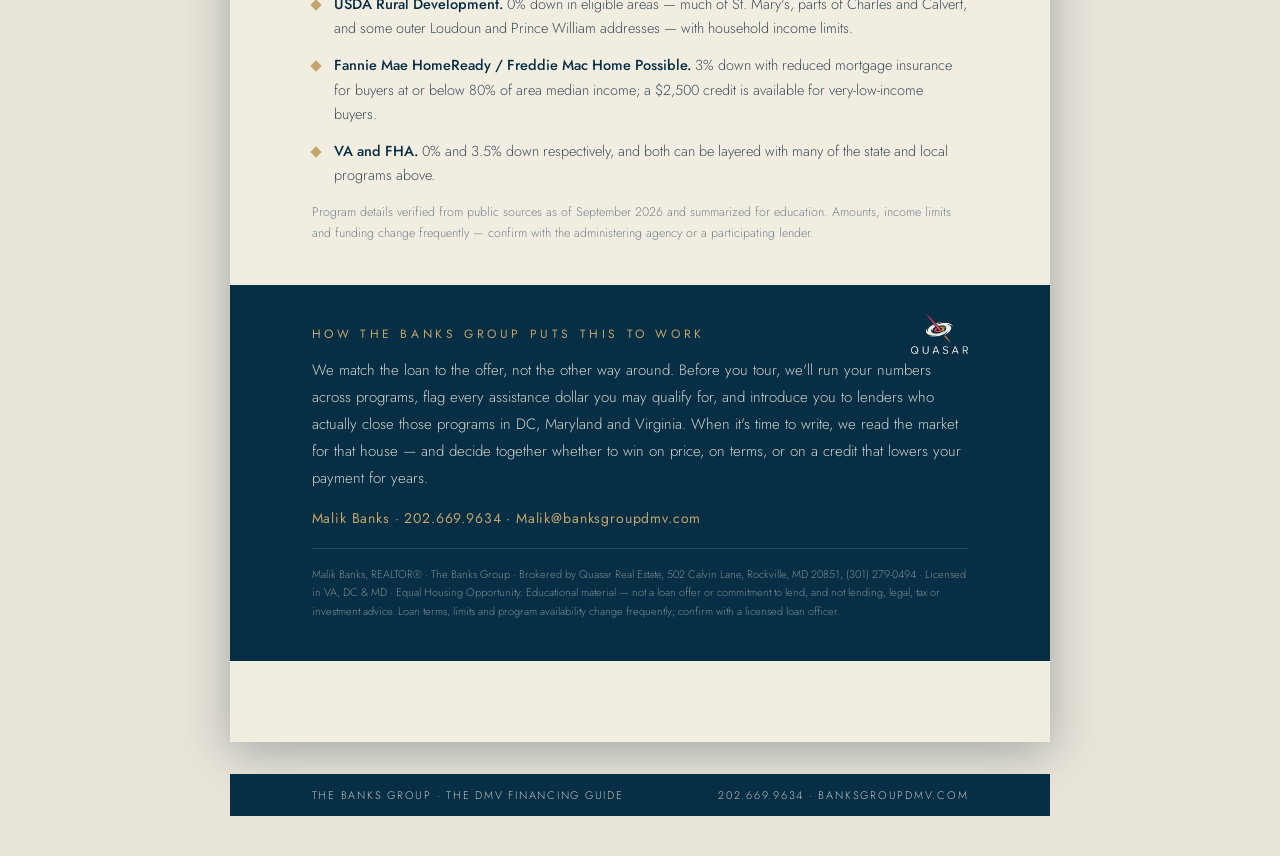
<file: guide-financing.html>
<!DOCTYPE html>
<html lang="en">
<head>
<meta charset="utf-8">
<meta name="viewport" content="width=device-width, initial-scale=1">
<title>The DMV Financing Guide — The Banks Group</title>
<meta name="description" content="The DMV Financing Guide from The Banks Group — loan types, discount points, adjusting offers to the market, and down payment assistance programs in Northern Virginia, DC and Southern Maryland.">
<link rel="canonical" href="https://banksgroupdmv.com/guide-financing.html">
<meta property="og:type" content="website">
<meta property="og:site_name" content="The Banks Group">
<meta property="og:title" content="The DMV Financing Guide — The Banks Group">
<meta property="og:description" content="The DMV Financing Guide from The Banks Group — loan types, discount points, adjusting offers to the market, and down payment assistance programs in Northern Virginia, DC and Southern Maryland.">
<meta property="og:image" content="https://banksgroupdmv.com/assets/tbg-logo-navy.png">
<meta name="twitter:card" content="summary_large_image">
<link rel="icon" href="assets/tbg-monogram-navy.png">
<link rel="preconnect" href="https://fonts.googleapis.com">
<link rel="preconnect" href="https://fonts.gstatic.com" crossorigin="anonymous">
<link href="https://fonts.googleapis.com/css2?family=Cormorant+Garamond:ital,wght@0,400;0,500;0,600;1,400;1,500&family=Jost:wght@300;400;500&display=swap" rel="stylesheet">
<link rel="stylesheet" href="site.css">
<style>
  body { margin: 0; background: #e8e4da; -webkit-font-smoothing: antialiased; }
  a { color: #062e44; text-decoration: none; }
  a:hover { color: #a3854f; }
  .doc { box-sizing: border-box; max-width: 820px; margin: 32px auto; background: #f2ede1; padding: 0.85in; box-shadow: 0 10px 44px rgba(4,29,43,.30); }
  .doc-footer { box-sizing: border-box; max-width: 820px; margin: 0 auto 40px; display: flex; justify-content: space-between; align-items: center; gap: 20px; background: #062e44; padding: 13px 0.85in; font-family: 'Jost', sans-serif; font-weight: 300; font-size: 11px; letter-spacing: .16em; color: rgba(242,237,225,.78); -webkit-print-color-adjust: exact; print-color-adjust: exact; }
  @media (max-width: 700px) {
    .doc { padding: 28px 18px; margin: 0; }
    .doc > div:first-child { margin: -28px -18px 0 !important; padding: 64px 22px 56px !important; }
    .doc h1 { font-size: 38px !important; }
    .tbl { overflow-x: auto; }
    .close { margin: 40px -18px -28px !important; padding: 32px 22px !important; }
    .tbl > div { min-width: 620px; }
    .doc-footer { padding: 13px 18px; flex-direction: column; gap: 6px; margin: 0; }
  }
  @media print {
    body { background: #ffffff; }
    .no-print { display: none !important; }
    .doc { max-width: none; margin: 0; box-shadow: none; padding-bottom: 0.6in; }
    .doc-footer { position: fixed; left: 0; right: 0; bottom: 0; max-width: none; margin: 0; }
  }
</style>
</head>
<body>

<div class="no-print" style="display: flex; align-items: center; justify-content: space-between; gap: 16px; flex-wrap: wrap; padding: 14px 28px; background: #041d2b; border-bottom: 1px solid rgba(196,165,107,.3);">
  <a href="calculators.html" style="font-family: 'Jost', sans-serif; font-size: 12.5px; letter-spacing: .18em; color: rgba(242,237,225,.75);">← BACK TO CALCULATORS</a>
  <div style="display: flex; gap: 12px; flex-wrap: wrap;">
    <a href="assets/tbg-dmv-financing-guide.pdf" download style="background: #c4a56b; color: #062e44; padding: 11px 24px; font-family: 'Jost', sans-serif; font-weight: 500; font-size: 12.5px; letter-spacing: .18em;">DOWNLOAD PDF</a>
    <button onclick="window.print()" style="cursor: pointer; background: transparent; color: #f2ede1; border: 1px solid rgba(242,237,225,.35); padding: 11px 24px; font-family: 'Jost', sans-serif; font-weight: 500; font-size: 12.5px; letter-spacing: .18em;">PRINT</button>
  </div>
</div>

<main class="doc">

  <div style="background: #062e44; padding: 100px 56px 92px; margin: -0.85in -0.85in 0; text-align: center; break-inside: avoid; position: relative;">
    <div style="position: absolute; inset: 18px; border: 1px solid rgba(196,165,107,.35); pointer-events: none;"></div>
    <img src="assets/tbg-logo-navy.png" alt="The Banks Group" style="width: 210px; margin: 0 auto 30px; display: block;">
    <div style="width: 60px; height: 1px; background: #c4a56b; margin: 0 auto 30px;"></div>
    <h1 style="font-family: 'Cormorant Garamond', serif; font-weight: 500; font-size: 54px; line-height: 1.1; color: #f2ede1; margin: 0 0 18px;">The DMV Financing Guide</h1>
    <div style="font-family: 'Jost', sans-serif; font-weight: 300; font-size: 13px; letter-spacing: .32em; color: #c4a56b;">LOAN TYPES · DISCOUNT POINTS · OFFER STRATEGY · ASSISTANCE PROGRAMS</div>
    <div style="font-family: 'Jost', sans-serif; font-weight: 300; font-size: 11px; letter-spacing: .3em; color: rgba(242,237,225,.5); margin-top: 24px;">2026 EDITION · NORTHERN VIRGINIA · DC · SOUTHERN MARYLAND</div>
  </div>

  <p style="font-family: 'Cormorant Garamond', serif; font-style: italic; font-weight: 500; font-size: 21px; line-height: 1.7; color: #123a52; margin: 50px 0 0;">The loan is part of the offer. The program you choose sets how much you can borrow, what you pay each month, how much cash you need at the table — and how strong your offer looks to a seller. This guide covers the loan types we see every week, how discount points really work, how to shape an offer to the market in front of you, and the assistance programs that can put real money toward your purchase in Northern Virginia, Washington DC and Southern Maryland.</p>
  <div style="break-before: page; font-family: 'Jost', sans-serif; font-weight: 500; font-size: 12px; letter-spacing: .34em; color: #a3854f; margin: 60px 0 12px;">N° 01</div>
  <h2 style="font-family: 'Cormorant Garamond', serif; font-weight: 500; font-size: 36px; color: #062e44; margin: 0 0 8px;">Loan types, side by side</h2>
  <div style="width: 44px; height: 2px; background: #c4a56b; margin-bottom: 24px;"></div>
  <p style="font-family: 'Jost', sans-serif; font-weight: 300; font-size: 15px; line-height: 1.8; color: #3d4d59; margin: 0 0 14px;">Every program trades cost for flexibility. Here is how the main options compare — exact terms vary by lender, credit profile and property.</p>
  <div class="tbl" style="border: 1px solid rgba(6,46,68,.15); background: #ffffff; margin-bottom: 14px; break-inside: avoid;">
    <div style="display: grid; grid-template-columns: 1fr 1fr .8fr 1.35fr 1.55fr; background: #062e44; font-family: 'Jost', sans-serif; font-weight: 500; font-size: 11px; letter-spacing: .12em; color: #c4a56b;"><div style="padding: 10px 11px;">LOAN</div><div style="padding: 10px 11px;">MIN DOWN</div><div style="padding: 10px 11px;">CREDIT</div><div style="padding: 10px 11px;">MORTGAGE INSURANCE / COST</div><div style="padding: 10px 11px;">BEST FOR</div></div>
    <div style="display: grid; grid-template-columns: 1fr 1fr .8fr 1.35fr 1.55fr; border-top: 1px solid rgba(6,46,68,.12); font-family: 'Jost', sans-serif; font-size: 12.5px; line-height: 1.45; color: #3d4d59; break-inside: avoid;"><div style="padding: 9px 11px; font-weight: 500; color: #062e44;">Conventional</div><div style="padding: 9px 11px; font-weight: 300;">3% (first-time) · 5% typical</div><div style="padding: 9px 11px; font-weight: 300;">Often 620+</div><div style="padding: 9px 11px; font-weight: 300;">PMI under 20% down; cancels at 78% LTV</div><div style="padding: 9px 11px; font-weight: 300;">Strong credit; most flexible and most competitive in multiple offers</div></div>
    <div style="display: grid; grid-template-columns: 1fr 1fr .8fr 1.35fr 1.55fr; border-top: 1px solid rgba(6,46,68,.12); font-family: 'Jost', sans-serif; font-size: 12.5px; line-height: 1.45; color: #3d4d59; break-inside: avoid;"><div style="padding: 9px 11px; font-weight: 500; color: #062e44;">FHA</div><div style="padding: 9px 11px; font-weight: 300;">3.5% (580+ score)</div><div style="padding: 9px 11px; font-weight: 300;">580+ (500 w/ 10% down)</div><div style="padding: 9px 11px; font-weight: 300;">Upfront 1.75% + annual MIP; life of loan under 10% down</div><div style="padding: 9px 11px; font-weight: 300;">Lower scores or higher DTI; seller credits up to 6%</div></div>
    <div style="display: grid; grid-template-columns: 1fr 1fr .8fr 1.35fr 1.55fr; border-top: 1px solid rgba(6,46,68,.12); font-family: 'Jost', sans-serif; font-size: 12.5px; line-height: 1.45; color: #3d4d59; break-inside: avoid;"><div style="padding: 9px 11px; font-weight: 500; color: #062e44;">VA</div><div style="padding: 9px 11px; font-weight: 300;">0%</div><div style="padding: 9px 11px; font-weight: 300;">Lender-set (often 580–620)</div><div style="padding: 9px 11px; font-weight: 300;">No monthly MI; one-time funding fee (waived for many disabled veterans)</div><div style="padding: 9px 11px; font-weight: 300;">Eligible veterans, service members, some surviving spouses</div></div>
    <div style="display: grid; grid-template-columns: 1fr 1fr .8fr 1.35fr 1.55fr; border-top: 1px solid rgba(6,46,68,.12); font-family: 'Jost', sans-serif; font-size: 12.5px; line-height: 1.45; color: #3d4d59; break-inside: avoid;"><div style="padding: 9px 11px; font-weight: 500; color: #062e44;">USDA</div><div style="padding: 9px 11px; font-weight: 300;">0%</div><div style="padding: 9px 11px; font-weight: 300;">Lender-set (often 640)</div><div style="padding: 9px 11px; font-weight: 300;">1% upfront + 0.35% annual guarantee fee</div><div style="padding: 9px 11px; font-weight: 300;">Eligible rural areas — parts of Southern MD and outer NoVA — with income limits</div></div>
    <div style="display: grid; grid-template-columns: 1fr 1fr .8fr 1.35fr 1.55fr; border-top: 1px solid rgba(6,46,68,.12); font-family: 'Jost', sans-serif; font-size: 12.5px; line-height: 1.45; color: #3d4d59; break-inside: avoid;"><div style="padding: 9px 11px; font-weight: 500; color: #062e44;">Jumbo</div><div style="padding: 9px 11px; font-weight: 300;">10–20%</div><div style="padding: 9px 11px; font-weight: 300;">700+</div><div style="padding: 9px 11px; font-weight: 300;">Usually none; stricter reserves</div><div style="padding: 9px 11px; font-weight: 300;">Loans above the county conforming limit</div></div>
    <div style="display: grid; grid-template-columns: 1fr 1fr .8fr 1.35fr 1.55fr; border-top: 1px solid rgba(6,46,68,.12); font-family: 'Jost', sans-serif; font-size: 12.5px; line-height: 1.45; color: #3d4d59; break-inside: avoid;"><div style="padding: 9px 11px; font-weight: 500; color: #062e44;">Renovation (FHA 203(k), HomeStyle)</div><div style="padding: 9px 11px; font-weight: 300;">3–5%</div><div style="padding: 9px 11px; font-weight: 300;">620+ typical</div><div style="padding: 9px 11px; font-weight: 300;">Per underlying program</div><div style="padding: 9px 11px; font-weight: 300;">Buying a fixer as a primary home and financing the work in one loan</div></div>
    <div style="display: grid; grid-template-columns: 1fr 1fr .8fr 1.35fr 1.55fr; border-top: 1px solid rgba(6,46,68,.12); font-family: 'Jost', sans-serif; font-size: 12.5px; line-height: 1.45; color: #3d4d59; break-inside: avoid;"><div style="padding: 9px 11px; font-weight: 500; color: #062e44;">DSCR</div><div style="padding: 9px 11px; font-weight: 300;">20–25%</div><div style="padding: 9px 11px; font-weight: 300;">660–680+</div><div style="padding: 9px 11px; font-weight: 300;">None; pricing adjusts to DSCR</div><div style="padding: 9px 11px; font-weight: 300;">Rental investors qualifying on the property's rent, not W-2 income</div></div>
    <div style="display: grid; grid-template-columns: 1fr 1fr .8fr 1.35fr 1.55fr; border-top: 1px solid rgba(6,46,68,.12); font-family: 'Jost', sans-serif; font-size: 12.5px; line-height: 1.45; color: #3d4d59; break-inside: avoid;"><div style="padding: 9px 11px; font-weight: 500; color: #062e44;">Hard money</div><div style="padding: 9px 11px; font-weight: 300;">10–20% of cost</div><div style="padding: 9px 11px; font-weight: 300;">Deal-driven</div><div style="padding: 9px 11px; font-weight: 300;">None; 1–3 points + 10–13% interest</div><div style="padding: 9px 11px; font-weight: 300;">Flips and short-term bridge — fast, asset-based, expensive</div></div>
    <div style="display: grid; grid-template-columns: 1fr 1fr .8fr 1.35fr 1.55fr; border-top: 1px solid rgba(6,46,68,.12); font-family: 'Jost', sans-serif; font-size: 12.5px; line-height: 1.45; color: #3d4d59; break-inside: avoid;"><div style="padding: 9px 11px; font-weight: 500; color: #062e44;">Construction</div><div style="padding: 9px 11px; font-weight: 300;">10–25% (land equity counts)</div><div style="padding: 9px 11px; font-weight: 300;">680+ typical</div><div style="padding: 9px 11px; font-weight: 300;">Interest-only on drawn funds</div><div style="padding: 9px 11px; font-weight: 300;">Ground-up builds; construction-to-perm converts to a mortgage at completion</div></div>
  </div>
  <h3 style="font-family: 'Cormorant Garamond', serif; font-weight: 600; font-size: 24px; color: #062e44; margin: 34px 0 12px; break-after: avoid;">Loan limits in our market</h3>
  <p style="font-family: 'Jost', sans-serif; font-weight: 300; font-size: 15px; line-height: 1.8; color: #3d4d59; margin: 0 0 14px;">Loans at or under the county limit are "conforming" (Fannie Mae / Freddie Mac); above it you're in jumbo territory. FHA uses its own limits. With full entitlement, VA has no loan limit at all. 2026 one-unit limits:</p>
  <div class="tbl" style="border: 1px solid rgba(6,46,68,.15); background: #ffffff; margin-bottom: 14px; break-inside: avoid;">
    <div style="display: grid; grid-template-columns: 2.2fr 1fr 1fr; background: #062e44; font-family: 'Jost', sans-serif; font-weight: 500; font-size: 11px; letter-spacing: .12em; color: #c4a56b;"><div style="padding: 10px 11px;">AREA</div><div style="padding: 10px 11px;">CONFORMING</div><div style="padding: 10px 11px;">FHA</div></div>
    <div style="display: grid; grid-template-columns: 2.2fr 1fr 1fr; border-top: 1px solid rgba(6,46,68,.12); font-family: 'Jost', sans-serif; font-size: 12.5px; line-height: 1.45; color: #3d4d59; break-inside: avoid;"><div style="padding: 9px 11px; font-weight: 500; color: #062e44;">DC · Arlington · Fairfax · Loudoun · Prince William · Alexandria</div><div style="padding: 9px 11px; font-weight: 300;">$1,249,125</div><div style="padding: 9px 11px; font-weight: 300;">$1,249,125</div></div>
    <div style="display: grid; grid-template-columns: 2.2fr 1fr 1fr; border-top: 1px solid rgba(6,46,68,.12); font-family: 'Jost', sans-serif; font-size: 12.5px; line-height: 1.45; color: #3d4d59; break-inside: avoid;"><div style="padding: 9px 11px; font-weight: 500; color: #062e44;">Prince George's · Charles</div><div style="padding: 9px 11px; font-weight: 300;">$1,249,125</div><div style="padding: 9px 11px; font-weight: 300;">$1,249,125</div></div>
    <div style="display: grid; grid-template-columns: 2.2fr 1fr 1fr; border-top: 1px solid rgba(6,46,68,.12); font-family: 'Jost', sans-serif; font-size: 12.5px; line-height: 1.45; color: #3d4d59; break-inside: avoid;"><div style="padding: 9px 11px; font-weight: 500; color: #062e44;">Calvert</div><div style="padding: 9px 11px; font-weight: 300;">$1,249,125</div><div style="padding: 9px 11px; font-weight: 300;">Confirm with your lender</div></div>
    <div style="display: grid; grid-template-columns: 2.2fr 1fr 1fr; border-top: 1px solid rgba(6,46,68,.12); font-family: 'Jost', sans-serif; font-size: 12.5px; line-height: 1.45; color: #3d4d59; break-inside: avoid;"><div style="padding: 9px 11px; font-weight: 500; color: #062e44;">St. Mary's</div><div style="padding: 9px 11px; font-weight: 300;">$832,750</div><div style="padding: 9px 11px; font-weight: 300;">$541,287</div></div>
  </div>
  <p style="font-family: 'Jost', sans-serif; font-weight: 300; font-size: 12.5px; line-height: 1.7; color: #77848e; margin: 6px 0 14px;">FHA annual MIP on a 30-year loan with under 5% down is 0.55% up to a $726,200 base loan and 0.75% above it. VA funding fee (purchase): 2.15% first use / 3.3% subsequent with under 5% down; 1.5% with 5%+; 1.25% with 10%+.</p>
  <h3 style="font-family: 'Cormorant Garamond', serif; font-weight: 600; font-size: 24px; color: #062e44; margin: 34px 0 12px; break-after: avoid;">How lenders size your loan</h3>
  <div style="display: flex; flex-direction: column; gap: 12px; margin-bottom: 14px;">
    <div style="display: flex; gap: 14px; align-items: baseline; break-inside: avoid;"><span style="flex: 0 0 8px; width: 8px; height: 8px; background: #c4a56b; transform: rotate(45deg);"></span><p style="font-family: 'Jost', sans-serif; font-weight: 300; font-size: 14.5px; line-height: 1.7; color: #3d4d59; margin: 0;"><strong style="font-weight: 500; color: #062e44;">Debt-to-income (DTI).</strong> Your total monthly debts, including the new house payment, divided by gross monthly income. Conventional loans commonly approve up to 45–50%, FHA to about 43% standard (higher with automated approval), VA uses 41% as a guideline alongside residual income.</p></div>
    <div style="display: flex; gap: 14px; align-items: baseline; break-inside: avoid;"><span style="flex: 0 0 8px; width: 8px; height: 8px; background: #c4a56b; transform: rotate(45deg);"></span><p style="font-family: 'Jost', sans-serif; font-weight: 300; font-size: 14.5px; line-height: 1.7; color: #3d4d59; margin: 0;"><strong style="font-weight: 500; color: #062e44;">Loan-to-value (LTV).</strong> The loan divided by the price or appraised value, whichever is lower. Below 80% LTV, conventional loans drop PMI entirely.</p></div>
    <div style="display: flex; gap: 14px; align-items: baseline; break-inside: avoid;"><span style="flex: 0 0 8px; width: 8px; height: 8px; background: #c4a56b; transform: rotate(45deg);"></span><p style="font-family: 'Jost', sans-serif; font-weight: 300; font-size: 14.5px; line-height: 1.7; color: #3d4d59; margin: 0;"><strong style="font-weight: 500; color: #062e44;">Reserves.</strong> Months of payments left in the bank after closing. Jumbo, investment and multi-unit loans usually require them.</p></div>
    <div style="display: flex; gap: 14px; align-items: baseline; break-inside: avoid;"><span style="flex: 0 0 8px; width: 8px; height: 8px; background: #c4a56b; transform: rotate(45deg);"></span><p style="font-family: 'Jost', sans-serif; font-weight: 300; font-size: 14.5px; line-height: 1.7; color: #3d4d59; margin: 0;"><strong style="font-weight: 500; color: #062e44;">Asset-based loans.</strong> Hard money, construction and DSCR loans lean on the property: loan-to-cost, loan-to-ARV, as-completed value, and rent coverage.</p></div>
  </div>
  <p style="font-family: 'Jost', sans-serif; font-weight: 300; font-size: 12.5px; line-height: 1.7; color: #77848e; margin: 6px 0 14px;">Run your own numbers in the Maximum Mortgage and Affordability calculators at banksgroupdmv.com/calculators.html.</p>
  <div style="break-before: page; font-family: 'Jost', sans-serif; font-weight: 500; font-size: 12px; letter-spacing: .34em; color: #a3854f; margin: 60px 0 12px;">N° 02</div>
  <h2 style="font-family: 'Cormorant Garamond', serif; font-weight: 500; font-size: 36px; color: #062e44; margin: 0 0 8px;">Discount points, demystified</h2>
  <div style="width: 44px; height: 2px; background: #c4a56b; margin-bottom: 24px;"></div>
  <p style="font-family: 'Jost', sans-serif; font-weight: 300; font-size: 15px; line-height: 1.8; color: #3d4d59; margin: 0 0 14px;">A discount point is prepaid interest: <strong style="font-weight: 500; color: #062e44;">1 point = 1% of the loan amount</strong>, paid at closing in exchange for a lower rate for the life of the loan. Lenders price points daily, and the rate drop per point varies — roughly 0.125%–0.25% per point is a common range, but only your Loan Estimate is binding.</p>
  <div style="background: #ffffff; border: 1px solid rgba(6,46,68,.12); border-left: 3px solid #c4a56b; padding: 22px 26px; margin-bottom: 14px; break-inside: avoid;">
    <div style="font-family: 'Jost', sans-serif; font-weight: 500; font-size: 12.5px; letter-spacing: .2em; color: #8a7345; margin-bottom: 8px;">THE BREAK-EVEN</div>
    <div style="font-family: 'Cormorant Garamond', serif; font-weight: 500; font-size: 22px; color: #062e44;">Months to break even = Cost of points ÷ Monthly payment savings</div>
    <p style="font-family: 'Jost', sans-serif; font-weight: 300; font-size: 14px; line-height: 1.65; color: #3d4d59; margin: 8px 0 0;">Example: on a $500,000 loan, one point costs $5,000. If it drops the rate from 6.75% to 6.50%, the payment falls about $82/month — a break-even of roughly 60 months. Stay longer than that and the points pay you back; sell or refinance sooner and they cost you.</p>
  </div>
  <h3 style="font-family: 'Cormorant Garamond', serif; font-weight: 600; font-size: 24px; color: #062e44; margin: 34px 0 12px; break-after: avoid;">When points make sense — and when they don't</h3>
  <div style="display: flex; flex-direction: column; gap: 12px; margin-bottom: 14px;">
    <div style="display: flex; gap: 14px; align-items: baseline; break-inside: avoid;"><span style="flex: 0 0 8px; width: 8px; height: 8px; background: #c4a56b; transform: rotate(45deg);"></span><p style="font-family: 'Jost', sans-serif; font-weight: 300; font-size: 14.5px; line-height: 1.7; color: #3d4d59; margin: 0;"><strong style="font-weight: 500; color: #062e44;">Buy points when</strong> you expect to keep the loan well past the break-even, you have cash beyond your down payment and reserves, or the seller is paying for them.</p></div>
    <div style="display: flex; gap: 14px; align-items: baseline; break-inside: avoid;"><span style="flex: 0 0 8px; width: 8px; height: 8px; background: #c4a56b; transform: rotate(45deg);"></span><p style="font-family: 'Jost', sans-serif; font-weight: 300; font-size: 14.5px; line-height: 1.7; color: #3d4d59; margin: 0;"><strong style="font-weight: 500; color: #062e44;">Skip points when</strong> you may move or refinance within a few years, the cash would otherwise lower your PMI or strengthen your down payment, or rates are expected to fall.</p></div>
    <div style="display: flex; gap: 14px; align-items: baseline; break-inside: avoid;"><span style="flex: 0 0 8px; width: 8px; height: 8px; background: #c4a56b; transform: rotate(45deg);"></span><p style="font-family: 'Jost', sans-serif; font-weight: 300; font-size: 14.5px; line-height: 1.7; color: #3d4d59; margin: 0;"><strong style="font-weight: 500; color: #062e44;">Consider the opposite — lender credits.</strong> Accepting a slightly higher rate in exchange for a credit toward closing costs is "negative points." Useful when cash is tight and the hold is short.</p></div>
    <div style="display: flex; gap: 14px; align-items: baseline; break-inside: avoid;"><span style="flex: 0 0 8px; width: 8px; height: 8px; background: #c4a56b; transform: rotate(45deg);"></span><p style="font-family: 'Jost', sans-serif; font-weight: 300; font-size: 14.5px; line-height: 1.7; color: #3d4d59; margin: 0;"><strong style="font-weight: 500; color: #062e44;">Points vs. price.</strong> Points paid can be tax-deductible on a primary residence purchase in many cases — confirm with your CPA.</p></div>
  </div>
  <h3 style="font-family: 'Cormorant Garamond', serif; font-weight: 600; font-size: 24px; color: #062e44; margin: 34px 0 12px; break-after: avoid;">Getting the seller to pay</h3>
  <p style="font-family: 'Jost', sans-serif; font-weight: 300; font-size: 15px; line-height: 1.8; color: #3d4d59; margin: 0 0 14px;">Seller concessions can fund points, a temporary buydown or closing costs. Each program caps them:</p>
  <div class="tbl" style="border: 1px solid rgba(6,46,68,.15); background: #ffffff; margin-bottom: 14px; break-inside: avoid;">
    <div style="display: grid; grid-template-columns: 1fr 2fr; background: #062e44; font-family: 'Jost', sans-serif; font-weight: 500; font-size: 11px; letter-spacing: .12em; color: #c4a56b;"><div style="padding: 10px 11px;">PROGRAM</div><div style="padding: 10px 11px;">SELLER CONCESSION LIMIT</div></div>
    <div style="display: grid; grid-template-columns: 1fr 2fr; border-top: 1px solid rgba(6,46,68,.12); font-family: 'Jost', sans-serif; font-size: 12.5px; line-height: 1.45; color: #3d4d59; break-inside: avoid;"><div style="padding: 9px 11px; font-weight: 500; color: #062e44;">Conventional — primary home</div><div style="padding: 9px 11px; font-weight: 300;">3% with under 10% down · 6% with 10–25% down · 9% with more than 25% down</div></div>
    <div style="display: grid; grid-template-columns: 1fr 2fr; border-top: 1px solid rgba(6,46,68,.12); font-family: 'Jost', sans-serif; font-size: 12.5px; line-height: 1.45; color: #3d4d59; break-inside: avoid;"><div style="padding: 9px 11px; font-weight: 500; color: #062e44;">Conventional — investment property</div><div style="padding: 9px 11px; font-weight: 300;">2%</div></div>
    <div style="display: grid; grid-template-columns: 1fr 2fr; border-top: 1px solid rgba(6,46,68,.12); font-family: 'Jost', sans-serif; font-size: 12.5px; line-height: 1.45; color: #3d4d59; break-inside: avoid;"><div style="padding: 9px 11px; font-weight: 500; color: #062e44;">FHA</div><div style="padding: 9px 11px; font-weight: 300;">6% of the sales price</div></div>
    <div style="display: grid; grid-template-columns: 1fr 2fr; border-top: 1px solid rgba(6,46,68,.12); font-family: 'Jost', sans-serif; font-size: 12.5px; line-height: 1.45; color: #3d4d59; break-inside: avoid;"><div style="padding: 9px 11px; font-weight: 500; color: #062e44;">VA</div><div style="padding: 9px 11px; font-weight: 300;">4% of value in concessions, with the seller's payment of normal closing costs not counted toward the cap</div></div>
    <div style="display: grid; grid-template-columns: 1fr 2fr; border-top: 1px solid rgba(6,46,68,.12); font-family: 'Jost', sans-serif; font-size: 12.5px; line-height: 1.45; color: #3d4d59; break-inside: avoid;"><div style="padding: 9px 11px; font-weight: 500; color: #062e44;">USDA</div><div style="padding: 9px 11px; font-weight: 300;">6% of the sales price</div></div>
  </div>
  <div style="background: #ffffff; border: 1px solid rgba(6,46,68,.12); border-left: 3px solid #c4a56b; padding: 22px 26px; margin-bottom: 14px; break-inside: avoid;">
    <div style="font-family: 'Jost', sans-serif; font-weight: 500; font-size: 12.5px; letter-spacing: .2em; color: #8a7345; margin-bottom: 8px;">PERMANENT POINTS vs. A 2-1 BUYDOWN</div>
    <div style="font-family: 'Cormorant Garamond', serif; font-weight: 500; font-size: 22px; color: #062e44;">2-1 buydown: rate −2% in year 1, −1% in year 2, full note rate from year 3</div>
    <p style="font-family: 'Jost', sans-serif; font-weight: 300; font-size: 14px; line-height: 1.65; color: #3d4d59; margin: 8px 0 0;">A temporary buydown lowers the first two years' payments; the seller's credit funds the difference in escrow. Points lower the rate for good. If you expect to refinance within a couple of years, a buydown often gets more from the same credit — you still qualify at the full note rate.</p>
  </div>
  <p style="font-family: 'Jost', sans-serif; font-weight: 300; font-size: 12.5px; line-height: 1.7; color: #77848e; margin: 6px 0 14px;">Model points in the Affordability calculator — it shows the rate after points, the monthly savings, the break-even and how much buying power they add.</p>
  <div style="break-before: page; font-family: 'Jost', sans-serif; font-weight: 500; font-size: 12px; letter-spacing: .34em; color: #a3854f; margin: 60px 0 12px;">N° 03</div>
  <h2 style="font-family: 'Cormorant Garamond', serif; font-weight: 500; font-size: 36px; color: #062e44; margin: 0 0 8px;">Adjusting your offer to the market</h2>
  <div style="width: 44px; height: 2px; background: #c4a56b; margin-bottom: 24px;"></div>
  <p style="font-family: 'Jost', sans-serif; font-weight: 300; font-size: 15px; line-height: 1.8; color: #3d4d59; margin: 0 0 14px;">There is no single "right" offer. The same house calls for a different strategy in March than in November, and in Arlington than in St. Mary's. Before we write, we read four signals for the specific neighborhood and price point:</p>
  <div style="display: flex; flex-direction: column; gap: 12px; margin-bottom: 14px;">
    <div style="display: flex; gap: 14px; align-items: baseline; break-inside: avoid;"><span style="flex: 0 0 8px; width: 8px; height: 8px; background: #c4a56b; transform: rotate(45deg);"></span><p style="font-family: 'Jost', sans-serif; font-weight: 300; font-size: 14.5px; line-height: 1.7; color: #3d4d59; margin: 0;"><strong style="font-weight: 500; color: #062e44;">Days on market.</strong> Under two weeks is a competitive market; past 30 days, the seller's leverage is eroding.</p></div>
    <div style="display: flex; gap: 14px; align-items: baseline; break-inside: avoid;"><span style="flex: 0 0 8px; width: 8px; height: 8px; background: #c4a56b; transform: rotate(45deg);"></span><p style="font-family: 'Jost', sans-serif; font-weight: 300; font-size: 14.5px; line-height: 1.7; color: #3d4d59; margin: 0;"><strong style="font-weight: 500; color: #062e44;">Sale-to-list ratio.</strong> Recent sales closing over 100% of list tell you escalation is normal; under 98% means room to negotiate.</p></div>
    <div style="display: flex; gap: 14px; align-items: baseline; break-inside: avoid;"><span style="flex: 0 0 8px; width: 8px; height: 8px; background: #c4a56b; transform: rotate(45deg);"></span><p style="font-family: 'Jost', sans-serif; font-weight: 300; font-size: 14.5px; line-height: 1.7; color: #3d4d59; margin: 0;"><strong style="font-weight: 500; color: #062e44;">Months of inventory.</strong> Under 2 months favors sellers; 4–6 months is balanced; more favors buyers.</p></div>
    <div style="display: flex; gap: 14px; align-items: baseline; break-inside: avoid;"><span style="flex: 0 0 8px; width: 8px; height: 8px; background: #c4a56b; transform: rotate(45deg);"></span><p style="font-family: 'Jost', sans-serif; font-weight: 300; font-size: 14.5px; line-height: 1.7; color: #3d4d59; margin: 0;"><strong style="font-weight: 500; color: #062e44;">Price reductions & back-on-market.</strong> A cut or a failed contract is information — and leverage.</p></div>
  </div>
  <div class="tbl" style="border: 1px solid rgba(6,46,68,.15); background: #ffffff; margin-bottom: 14px; break-inside: avoid;">
    <div style="display: grid; grid-template-columns: 1fr 1.3fr 1.1fr 1.3fr; background: #062e44; font-family: 'Jost', sans-serif; font-weight: 500; font-size: 11px; letter-spacing: .12em; color: #c4a56b;"><div style="padding: 10px 11px;">LEVER</div><div style="padding: 10px 11px;">COMPETITIVE MARKET</div><div style="padding: 10px 11px;">BALANCED</div><div style="padding: 10px 11px;">BUYER'S MARKET</div></div>
    <div style="display: grid; grid-template-columns: 1fr 1.3fr 1.1fr 1.3fr; border-top: 1px solid rgba(6,46,68,.12); font-family: 'Jost', sans-serif; font-size: 12.5px; line-height: 1.45; color: #3d4d59; break-inside: avoid;"><div style="padding: 9px 11px; font-weight: 500; color: #062e44;">Price</div><div style="padding: 9px 11px; font-weight: 300;">At or above list; escalation clause with a firm cap</div><div style="padding: 9px 11px; font-weight: 300;">Near list, backed by comps</div><div style="padding: 9px 11px; font-weight: 300;">Below list, anchored to sold comps and DOM</div></div>
    <div style="display: grid; grid-template-columns: 1fr 1.3fr 1.1fr 1.3fr; border-top: 1px solid rgba(6,46,68,.12); font-family: 'Jost', sans-serif; font-size: 12.5px; line-height: 1.45; color: #3d4d59; break-inside: avoid;"><div style="padding: 9px 11px; font-weight: 500; color: #062e44;">Appraisal</div><div style="padding: 9px 11px; font-weight: 300;">Commit to cover a defined gap in cash</div><div style="padding: 9px 11px; font-weight: 300;">Standard contingency</div><div style="padding: 9px 11px; font-weight: 300;">Full contingency; renegotiate on a low value</div></div>
    <div style="display: grid; grid-template-columns: 1fr 1.3fr 1.1fr 1.3fr; border-top: 1px solid rgba(6,46,68,.12); font-family: 'Jost', sans-serif; font-size: 12.5px; line-height: 1.45; color: #3d4d59; break-inside: avoid;"><div style="padding: 9px 11px; font-weight: 500; color: #062e44;">Inspection</div><div style="padding: 9px 11px; font-weight: 300;">Pre-inspect, or keep it for major items only</div><div style="padding: 9px 11px; font-weight: 300;">Standard, with a short window</div><div style="padding: 9px 11px; font-weight: 300;">Full inspection and repair requests</div></div>
    <div style="display: grid; grid-template-columns: 1fr 1.3fr 1.1fr 1.3fr; border-top: 1px solid rgba(6,46,68,.12); font-family: 'Jost', sans-serif; font-size: 12.5px; line-height: 1.45; color: #3d4d59; break-inside: avoid;"><div style="padding: 9px 11px; font-weight: 500; color: #062e44;">Seller credit</div><div style="padding: 9px 11px; font-weight: 300;">Rarely — keep the offer clean</div><div style="padding: 9px 11px; font-weight: 300;">Modest credit for closing costs</div><div style="padding: 9px 11px; font-weight: 300;">Ask for points, a 2-1 buydown or closing costs</div></div>
    <div style="display: grid; grid-template-columns: 1fr 1.3fr 1.1fr 1.3fr; border-top: 1px solid rgba(6,46,68,.12); font-family: 'Jost', sans-serif; font-size: 12.5px; line-height: 1.45; color: #3d4d59; break-inside: avoid;"><div style="padding: 9px 11px; font-weight: 500; color: #062e44;">Timing</div><div style="padding: 9px 11px; font-weight: 300;">Seller's preferred settlement; offer a rent-back</div><div style="padding: 9px 11px; font-weight: 300;">Flexible</div><div style="padding: 9px 11px; font-weight: 300;">Your timeline</div></div>
    <div style="display: grid; grid-template-columns: 1fr 1.3fr 1.1fr 1.3fr; border-top: 1px solid rgba(6,46,68,.12); font-family: 'Jost', sans-serif; font-size: 12.5px; line-height: 1.45; color: #3d4d59; break-inside: avoid;"><div style="padding: 9px 11px; font-weight: 500; color: #062e44;">Earnest money</div><div style="padding: 9px 11px; font-weight: 300;">Larger deposit signals certainty</div><div style="padding: 9px 11px; font-weight: 300;">Typical 1–3%</div><div style="padding: 9px 11px; font-weight: 300;">Minimum acceptable</div></div>
  </div>
  <div style="background: #ffffff; border: 1px solid rgba(6,46,68,.12); border-left: 3px solid #c4a56b; padding: 22px 26px; margin-bottom: 14px; break-inside: avoid;">
    <div style="font-family: 'Jost', sans-serif; font-weight: 500; font-size: 12.5px; letter-spacing: .2em; color: #8a7345; margin-bottom: 8px;">WHY A CREDIT CAN BEAT A PRICE CUT</div>
    <div style="font-family: 'Cormorant Garamond', serif; font-weight: 500; font-size: 22px; color: #062e44;">$10,000 off the price ≈ $62/mo · $10,000 toward points ≈ $165/mo</div>
    <p style="font-family: 'Jost', sans-serif; font-weight: 300; font-size: 14px; line-height: 1.65; color: #3d4d59; margin: 8px 0 0;">Illustrative, on a $600,000 purchase with 5% down at 6.75%: a price cut lowers the loan a little; the same dollars spent on about 1.75 points lower the rate on the whole loan. In a softer market, asking for a credit toward a buydown or points often saves you more each month — and sellers may find it easier to say yes to than a lower sale price.</p>
  </div>
  <p style="font-family: 'Jost', sans-serif; font-weight: 300; font-size: 15px; line-height: 1.8; color: #3d4d59; margin: 0 0 0px;">In a hot market, the strongest offers win on certainty — a solid pre-approval, a lender the listing agent can reach, clean contingencies and a settlement date that suits the seller. In a slower market, time is on your side: let days on market work, and ask for terms that lower your payment.</p>
  <div style="font-family: 'Jost', sans-serif; font-weight: 500; font-size: 12px; letter-spacing: .34em; color: #a3854f; margin: 60px 0 12px;">N° 04</div>
  <h2 style="font-family: 'Cormorant Garamond', serif; font-weight: 500; font-size: 36px; color: #062e44; margin: 0 0 8px;">Assistance &amp; subsidy programs</h2>
  <div style="width: 44px; height: 2px; background: #c4a56b; margin-bottom: 24px;"></div>
  <p style="font-family: 'Jost', sans-serif; font-weight: 300; font-size: 15px; line-height: 1.8; color: #3d4d59; margin: 0 0 14px;">Down payment and closing cost help in our three markets is real money — in some cases tens of thousands of dollars — but every program has income limits, price caps, approved-lender lists and funding that can open and close mid-year. Treat this as a map, and let us connect you with a participating lender before you count on any of it.</p>
  <h3 style="font-family: 'Cormorant Garamond', serif; font-weight: 600; font-size: 24px; color: #062e44; margin: 34px 0 12px; break-after: avoid;">Northern Virginia</h3>
  <div style="background: #ffffff; border: 1px solid rgba(6,46,68,.12); border-left: 3px solid #c4a56b; padding: 16px 22px; margin-bottom: 10px; break-inside: avoid;">
    <div style="display: flex; justify-content: space-between; gap: 16px; align-items: baseline; flex-wrap: wrap;"><div style="font-family: 'Cormorant Garamond', serif; font-weight: 600; font-size: 19px; color: #062e44;">Virginia Housing Down Payment Assistance Grant</div><div style="font-family: 'Jost', sans-serif; font-weight: 500; font-size: 11px; letter-spacing: .16em; color: #8a7345;">STATEWIDE · GRANT</div></div>
    <p style="font-family: 'Jost', sans-serif; font-weight: 300; font-size: 14px; line-height: 1.65; color: #3d4d59; margin: 6px 0 0;">2% of the price (conventional) or 2.5% (FHA) toward the down payment — not repaid. Paired with a Virginia Housing first mortgage. First-time buyers, or repeat buyers in targeted areas; income and price limits apply, and you contribute 1% (can be a gift).</p>
  </div>
  <div style="background: #ffffff; border: 1px solid rgba(6,46,68,.12); border-left: 3px solid #c4a56b; padding: 16px 22px; margin-bottom: 10px; break-inside: avoid;">
    <div style="display: flex; justify-content: space-between; gap: 16px; align-items: baseline; flex-wrap: wrap;"><div style="font-family: 'Cormorant Garamond', serif; font-weight: 600; font-size: 19px; color: #062e44;">Virginia Housing Plus Second Mortgage</div><div style="font-family: 'Jost', sans-serif; font-weight: 500; font-size: 11px; letter-spacing: .16em; color: #8a7345;">STATEWIDE · SECOND LOAN</div></div>
    <p style="font-family: 'Jost', sans-serif; font-weight: 300; font-size: 14px; line-height: 1.65; color: #3d4d59; margin: 6px 0 0;">A 30-year fixed second mortgage for up to 5% of the price, depending on loan type and credit score. First-time or repeat buyers; income limits apply. Can't be combined with the grant.</p>
  </div>
  <div style="background: #ffffff; border: 1px solid rgba(6,46,68,.12); border-left: 3px solid #c4a56b; padding: 16px 22px; margin-bottom: 10px; break-inside: avoid;">
    <div style="display: flex; justify-content: space-between; gap: 16px; align-items: baseline; flex-wrap: wrap;"><div style="font-family: 'Cormorant Garamond', serif; font-weight: 600; font-size: 19px; color: #062e44;">Virginia Housing SPARC</div><div style="font-family: 'Jost', sans-serif; font-weight: 500; font-size: 11px; letter-spacing: .16em; color: #8a7345;">VIA LOCAL PARTNERS · RATE REDUCTION</div></div>
    <p style="font-family: 'Jost', sans-serif; font-weight: 300; font-size: 14px; line-height: 1.65; color: #3d4d59; margin: 6px 0 0;">A rate reduction (typically 1%) for buyers up to 120% of area median income, allocated through local partners and requiring homebuyer education. Funding is periodic — check current availability.</p>
  </div>
  <div style="background: #ffffff; border: 1px solid rgba(6,46,68,.12); border-left: 3px solid #c4a56b; padding: 16px 22px; margin-bottom: 10px; break-inside: avoid;">
    <div style="display: flex; justify-content: space-between; gap: 16px; align-items: baseline; flex-wrap: wrap;"><div style="font-family: 'Cormorant Garamond', serif; font-weight: 600; font-size: 19px; color: #062e44;">Fairfax County Down Payment Loan</div><div style="font-family: 'Jost', sans-serif; font-weight: 500; font-size: 11px; letter-spacing: .16em; color: #8a7345;">FAIRFAX · DEFERRED LOAN</div></div>
    <p style="font-family: 'Jost', sans-serif; font-weight: 300; font-size: 14px; line-height: 1.65; color: #3d4d59; margin: 6px 0 0;">Up to $50,000 for first-time buyers at or below 80% of area median income, through a Virginia Housing-approved lender, while funds last.</p>
  </div>
  <div style="background: #ffffff; border: 1px solid rgba(6,46,68,.12); border-left: 3px solid #c4a56b; padding: 16px 22px; margin-bottom: 10px; break-inside: avoid;">
    <div style="display: flex; justify-content: space-between; gap: 16px; align-items: baseline; flex-wrap: wrap;"><div style="font-family: 'Cormorant Garamond', serif; font-weight: 600; font-size: 19px; color: #062e44;">Arlington MIPAP</div><div style="font-family: 'Jost', sans-serif; font-weight: 500; font-size: 11px; letter-spacing: .16em; color: #8a7345;">ARLINGTON · DEFERRED 0% LOAN</div></div>
    <p style="font-family: 'Jost', sans-serif; font-weight: 300; font-size: 14px; line-height: 1.65; color: #3d4d59; margin: 6px 0 0;">The lesser of 25% of the price or $112,500, for first-time buyers; purchase price cap $500,000 and income limits by household size.</p>
  </div>
  <div style="background: #ffffff; border: 1px solid rgba(6,46,68,.12); border-left: 3px solid #c4a56b; padding: 16px 22px; margin-bottom: 10px; break-inside: avoid;">
    <div style="display: flex; justify-content: space-between; gap: 16px; align-items: baseline; flex-wrap: wrap;"><div style="font-family: 'Cormorant Garamond', serif; font-weight: 600; font-size: 19px; color: #062e44;">Alexandria Flexible Homeownership Assistance (FHAP)</div><div style="font-family: 'Jost', sans-serif; font-weight: 500; font-size: 11px; letter-spacing: .16em; color: #8a7345;">ALEXANDRIA · SHARED-EQUITY LOAN</div></div>
    <p style="font-family: 'Jost', sans-serif; font-weight: 300; font-size: 14px; line-height: 1.65; color: #3d4d59; margin: 6px 0 0;">Deferred 0% assistance of up to $50,000, scaled by income tier, for first-time buyers up to 100% of area median income.</p>
  </div>
  <div style="background: #ffffff; border: 1px solid rgba(6,46,68,.12); border-left: 3px solid #c4a56b; padding: 16px 22px; margin-bottom: 10px; break-inside: avoid;">
    <div style="display: flex; justify-content: space-between; gap: 16px; align-items: baseline; flex-wrap: wrap;"><div style="font-family: 'Cormorant Garamond', serif; font-weight: 600; font-size: 19px; color: #062e44;">Loudoun Down Payment / Closing Cost (DPCC)</div><div style="font-family: 'Jost', sans-serif; font-weight: 500; font-size: 11px; letter-spacing: .16em; color: #8a7345;">LOUDOUN · FORGIVABLE LOAN</div></div>
    <p style="font-family: 'Jost', sans-serif; font-weight: 300; font-size: 14px; line-height: 1.65; color: #3d4d59; margin: 6px 0 0;">The lesser of 10% of the price or $70,000 at 0%, forgiven over 15 years, for households at roughly 30–70% of area median income.</p>
  </div>
  <div style="background: #ffffff; border: 1px solid rgba(6,46,68,.12); border-left: 3px solid #c4a56b; padding: 16px 22px; margin-bottom: 10px; break-inside: avoid;">
    <div style="display: flex; justify-content: space-between; gap: 16px; align-items: baseline; flex-wrap: wrap;"><div style="font-family: 'Cormorant Garamond', serif; font-weight: 600; font-size: 19px; color: #062e44;">Prince William First-Time Homebuyer Program</div><div style="font-family: 'Jost', sans-serif; font-weight: 500; font-size: 11px; letter-spacing: .16em; color: #8a7345;">PRINCE WILLIAM · FORGIVABLE LOAN</div></div>
    <p style="font-family: 'Jost', sans-serif; font-weight: 300; font-size: 14px; line-height: 1.65; color: #3d4d59; margin: 6px 0 0;">Down payment help scaled to income (larger for households at or below 60% of area median income) plus closing cost help, as a deferred second loan forgiven after 30 years of occupancy. Opens in application windows.</p>
  </div>
  <h3 style="font-family: 'Cormorant Garamond', serif; font-weight: 600; font-size: 24px; color: #062e44; margin: 34px 0 12px; break-after: avoid;">Washington, DC</h3>
  <div style="background: #ffffff; border: 1px solid rgba(6,46,68,.12); border-left: 3px solid #c4a56b; padding: 16px 22px; margin-bottom: 10px; break-inside: avoid;">
    <div style="display: flex; justify-content: space-between; gap: 16px; align-items: baseline; flex-wrap: wrap;"><div style="font-family: 'Cormorant Garamond', serif; font-weight: 600; font-size: 19px; color: #062e44;">Home Purchase Assistance Program (HPAP)</div><div style="font-family: 'Jost', sans-serif; font-weight: 500; font-size: 11px; letter-spacing: .16em; color: #8a7345;">DHCD · DEFERRED 0% LOAN</div></div>
    <p style="font-family: 'Jost', sans-serif; font-weight: 300; font-size: 14px; line-height: 1.65; color: #3d4d59; margin: 6px 0 0;">Up to $202,000 in gap financing plus up to $4,000 toward closing costs for first-time DC buyers, scaled by household income and size. Repayment is deferred for lower-income tiers. Funding runs first-come, first-served and has paused mid-year before.</p>
  </div>
  <div style="background: #ffffff; border: 1px solid rgba(6,46,68,.12); border-left: 3px solid #c4a56b; padding: 16px 22px; margin-bottom: 10px; break-inside: avoid;">
    <div style="display: flex; justify-content: space-between; gap: 16px; align-items: baseline; flex-wrap: wrap;"><div style="font-family: 'Cormorant Garamond', serif; font-weight: 600; font-size: 19px; color: #062e44;">DC Open Doors — Down Payment Assistance Loan</div><div style="font-family: 'Jost', sans-serif; font-weight: 500; font-size: 11px; letter-spacing: .16em; color: #8a7345;">DCHFA · DEFERRED 0% LOAN</div></div>
    <p style="font-family: 'Jost', sans-serif; font-weight: 300; font-size: 14px; line-height: 1.65; color: #3d4d59; margin: 6px 0 0;">3% (conventional) or 3.5% (FHA) of the loan amount, no monthly payment, due at sale, refinance or payoff. Not limited to first-time buyers; income limits apply.</p>
  </div>
  <div style="background: #ffffff; border: 1px solid rgba(6,46,68,.12); border-left: 3px solid #c4a56b; padding: 16px 22px; margin-bottom: 10px; break-inside: avoid;">
    <div style="display: flex; justify-content: space-between; gap: 16px; align-items: baseline; flex-wrap: wrap;"><div style="font-family: 'Cormorant Garamond', serif; font-weight: 600; font-size: 19px; color: #062e44;">Employer Assisted Housing (EAHP) &amp; NEAHP</div><div style="font-family: 'Jost', sans-serif; font-weight: 500; font-size: 11px; letter-spacing: .16em; color: #8a7345;">DC GOVERNMENT EMPLOYEES</div></div>
    <p style="font-family: 'Jost', sans-serif; font-weight: 300; font-size: 14px; line-height: 1.65; color: #3d4d59; margin: 6px 0 0;">EAHP pairs a deferred loan with matching funds for first-time buyers in DC government, with added help for first responders. NEAHP offers unionized DC employees a grant of roughly $3,000–$26,500 based on years of service.</p>
  </div>
  <div style="background: #ffffff; border: 1px solid rgba(6,46,68,.12); border-left: 3px solid #c4a56b; padding: 16px 22px; margin-bottom: 10px; break-inside: avoid;">
    <div style="display: flex; justify-content: space-between; gap: 16px; align-items: baseline; flex-wrap: wrap;"><div style="font-family: 'Cormorant Garamond', serif; font-weight: 600; font-size: 19px; color: #062e44;">First-Time Buyer Recordation Tax Rate</div><div style="font-family: 'Jost', sans-serif; font-weight: 500; font-size: 11px; letter-spacing: .16em; color: #8a7345;">DC OTR · TAX REDUCTION</div></div>
    <p style="font-family: 'Jost', sans-serif; font-weight: 300; font-size: 14px; line-height: 1.65; color: #3d4d59; margin: 6px 0 0;">A reduced 0.725% recordation tax for qualifying first-time buyers who will live in the home, subject to a price cap and household income limits.</p>
  </div>
  <h3 style="font-family: 'Cormorant Garamond', serif; font-weight: 600; font-size: 24px; color: #062e44; margin: 34px 0 12px; break-after: avoid;">Southern Maryland &amp; Prince George's</h3>
  <div style="background: #ffffff; border: 1px solid rgba(6,46,68,.12); border-left: 3px solid #c4a56b; padding: 16px 22px; margin-bottom: 10px; break-inside: avoid;">
    <div style="display: flex; justify-content: space-between; gap: 16px; align-items: baseline; flex-wrap: wrap;"><div style="font-family: 'Cormorant Garamond', serif; font-weight: 600; font-size: 19px; color: #062e44;">Maryland Mortgage Program — 1st Time Advantage</div><div style="font-family: 'Jost', sans-serif; font-weight: 500; font-size: 11px; letter-spacing: .16em; color: #8a7345;">STATEWIDE · DEFERRED 0% LOAN</div></div>
    <p style="font-family: 'Jost', sans-serif; font-weight: 300; font-size: 14px; line-height: 1.65; color: #3d4d59; margin: 6px 0 0;">The state's first-time buyer loan, with down payment assistance as a flat $6,000 or 3%, 4% or 5% of the first mortgage — deferred at 0% and repaid at sale, refinance or payoff.</p>
  </div>
  <div style="background: #ffffff; border: 1px solid rgba(6,46,68,.12); border-left: 3px solid #c4a56b; padding: 16px 22px; margin-bottom: 10px; break-inside: avoid;">
    <div style="display: flex; justify-content: space-between; gap: 16px; align-items: baseline; flex-wrap: wrap;"><div style="font-family: 'Cormorant Garamond', serif; font-weight: 600; font-size: 19px; color: #062e44;">MMP Partner Match</div><div style="font-family: 'Jost', sans-serif; font-weight: 500; font-size: 11px; letter-spacing: .16em; color: #8a7345;">STATEWIDE · MATCHING FUNDS</div></div>
    <p style="font-family: 'Jost', sans-serif; font-weight: 300; font-size: 14px; line-height: 1.65; color: #3d4d59; margin: 6px 0 0;">The state matches an employer, builder or nonprofit contribution dollar-for-dollar up to $2,500.</p>
  </div>
  <div style="background: #ffffff; border: 1px solid rgba(6,46,68,.12); border-left: 3px solid #c4a56b; padding: 16px 22px; margin-bottom: 10px; break-inside: avoid;">
    <div style="display: flex; justify-content: space-between; gap: 16px; align-items: baseline; flex-wrap: wrap;"><div style="font-family: 'Cormorant Garamond', serif; font-weight: 600; font-size: 19px; color: #062e44;">Maryland SmartBuy</div><div style="font-family: 'Jost', sans-serif; font-weight: 500; font-size: 11px; letter-spacing: .16em; color: #8a7345;">STATEWIDE · STUDENT DEBT PAYOFF</div></div>
    <p style="font-family: 'Jost', sans-serif; font-weight: 300; font-size: 14px; line-height: 1.65; color: #3d4d59; margin: 6px 0 0;">Pays off student debt up to the lesser of 15% of the price or $25,000 at closing, forgiven over five years. Conventional loans only.</p>
  </div>
  <div style="background: #ffffff; border: 1px solid rgba(6,46,68,.12); border-left: 3px solid #c4a56b; padding: 16px 22px; margin-bottom: 10px; break-inside: avoid;">
    <div style="display: flex; justify-content: space-between; gap: 16px; align-items: baseline; flex-wrap: wrap;"><div style="font-family: 'Cormorant Garamond', serif; font-weight: 600; font-size: 19px; color: #062e44;">Prince George's Pathway to Purchase</div><div style="font-family: 'Jost', sans-serif; font-weight: 500; font-size: 11px; letter-spacing: .16em; color: #8a7345;">PRINCE GEORGE'S · FORGIVABLE LOAN</div></div>
    <p style="font-family: 'Jost', sans-serif; font-weight: 300; font-size: 14px; line-height: 1.65; color: #3d4d59; margin: 6px 0 0;">Up to $50,000 at 0%, forgiven after 10 years, for first-time buyers at or below 80% of area median income; price caps apply.</p>
  </div>
  <div style="background: #ffffff; border: 1px solid rgba(6,46,68,.12); border-left: 3px solid #c4a56b; padding: 16px 22px; margin-bottom: 10px; break-inside: avoid;">
    <div style="display: flex; justify-content: space-between; gap: 16px; align-items: baseline; flex-wrap: wrap;"><div style="font-family: 'Cormorant Garamond', serif; font-weight: 600; font-size: 19px; color: #062e44;">County programs — Charles, Calvert, St. Mary's</div><div style="font-family: 'Jost', sans-serif; font-weight: 500; font-size: 11px; letter-spacing: .16em; color: #8a7345;">LOCAL</div></div>
    <p style="font-family: 'Jost', sans-serif; font-weight: 300; font-size: 14px; line-height: 1.65; color: #3d4d59; margin: 6px 0 0;">Charles County's Settlement Expense Loan Program helps with closing costs; Charles and Calvert offer House Keys 4 Employees for county staff; St. Mary's County's Housing Authority offers purchase assistance. Amounts and funding vary year to year.</p>
  </div>
  <div style="background: #ffffff; border: 1px solid rgba(6,46,68,.12); border-left: 3px solid #c4a56b; padding: 16px 22px; margin-bottom: 10px; break-inside: avoid;">
    <div style="display: flex; justify-content: space-between; gap: 16px; align-items: baseline; flex-wrap: wrap;"><div style="font-family: 'Cormorant Garamond', serif; font-weight: 600; font-size: 19px; color: #062e44;">Maryland First-Time Buyer Transfer Tax Waiver</div><div style="font-family: 'Jost', sans-serif; font-weight: 500; font-size: 11px; letter-spacing: .16em; color: #8a7345;">STATEWIDE · TAX SAVINGS</div></div>
    <p style="font-family: 'Jost', sans-serif; font-weight: 300; font-size: 14px; line-height: 1.65; color: #3d4d59; margin: 6px 0 0;">First-time buyers who will occupy the home are exempt from the buyer's share of the state transfer tax. Some counties offer additional recordation or transfer tax relief.</p>
  </div>
  <h3 style="font-family: 'Cormorant Garamond', serif; font-weight: 600; font-size: 24px; color: #062e44; margin: 34px 0 12px; break-after: avoid;">Federal programs that work everywhere</h3>
  <div style="display: flex; flex-direction: column; gap: 12px; margin-bottom: 14px;">
    <div style="display: flex; gap: 14px; align-items: baseline; break-inside: avoid;"><span style="flex: 0 0 8px; width: 8px; height: 8px; background: #c4a56b; transform: rotate(45deg);"></span><p style="font-family: 'Jost', sans-serif; font-weight: 300; font-size: 14.5px; line-height: 1.7; color: #3d4d59; margin: 0;"><strong style="font-weight: 500; color: #062e44;">USDA Rural Development.</strong> 0% down in eligible areas — much of St. Mary's, parts of Charles and Calvert, and some outer Loudoun and Prince William addresses — with household income limits.</p></div>
    <div style="display: flex; gap: 14px; align-items: baseline; break-inside: avoid;"><span style="flex: 0 0 8px; width: 8px; height: 8px; background: #c4a56b; transform: rotate(45deg);"></span><p style="font-family: 'Jost', sans-serif; font-weight: 300; font-size: 14.5px; line-height: 1.7; color: #3d4d59; margin: 0;"><strong style="font-weight: 500; color: #062e44;">Fannie Mae HomeReady / Freddie Mac Home Possible.</strong> 3% down with reduced mortgage insurance for buyers at or below 80% of area median income; a $2,500 credit is available for very-low-income buyers.</p></div>
    <div style="display: flex; gap: 14px; align-items: baseline; break-inside: avoid;"><span style="flex: 0 0 8px; width: 8px; height: 8px; background: #c4a56b; transform: rotate(45deg);"></span><p style="font-family: 'Jost', sans-serif; font-weight: 300; font-size: 14.5px; line-height: 1.7; color: #3d4d59; margin: 0;"><strong style="font-weight: 500; color: #062e44;">VA and FHA.</strong> 0% and 3.5% down respectively, and both can be layered with many of the state and local programs above.</p></div>
  </div>
  <p style="font-family: 'Jost', sans-serif; font-weight: 300; font-size: 12.5px; line-height: 1.7; color: #77848e; margin: 6px 0 14px;">Program details verified from public sources as of September 2026 and summarized for education. Amounts, income limits and funding change frequently — confirm with the administering agency or a participating lender.</p>
  <div class="close" style="background: #062e44; padding: 40px 0.85in; margin: 40px -0.85in 0; break-inside: avoid;">
    <div style="display: flex; justify-content: space-between; align-items: center; gap: 20px; margin-bottom: 14px;"><div style="font-family: 'Jost', sans-serif; font-weight: 400; font-size: 12px; letter-spacing: .3em; color: #c4a56b;">HOW THE BANKS GROUP PUTS THIS TO WORK</div><img src="assets/quasar-logo-light.png" alt="Quasar Real Estate" style="height: 40px; display: block; flex: 0 0 auto; margin: -14px 0;"></div>
    <p style="font-family: 'Jost', sans-serif; font-weight: 300; font-size: 15px; line-height: 1.8; color: rgba(242,237,225,.85); margin: 0;">We match the loan to the offer, not the other way around. Before you tour, we'll run your numbers across programs, flag every assistance dollar you may qualify for, and introduce you to lenders who actually close those programs in DC, Maryland and Virginia. When it's time to write, we read the market for that house — and decide together whether to win on price, on terms, or on a credit that lowers your payment for years.</p>
    <p style="font-family: 'Jost', sans-serif; font-weight: 400; font-size: 14px; letter-spacing: .06em; color: #c4a56b; margin: 16px 0 0;">Malik Banks · 202.669.9634 · Malik@banksgroupdmv.com</p>
    <p style="font-family: 'Jost', sans-serif; font-weight: 300; font-size: 11px; line-height: 1.7; color: rgba(242,237,225,.5); margin: 20px 0 0; padding-top: 16px; border-top: 1px solid rgba(242,237,225,.14);">Malik Banks, REALTOR® · The Banks Group · Brokered by Quasar Real Estate, 502 Calvin Lane, Rockville, MD 20851, (301) 279-0494 · Licensed in VA, DC &amp; MD · Equal Housing Opportunity. Educational material — not a loan offer or commitment to lend, and not lending, legal, tax or investment advice. Loan terms, limits and program availability change frequently; confirm with a licensed loan officer.</p>
  </div>
</main>

<div class="doc-footer">
  <span>THE BANKS GROUP · THE DMV FINANCING GUIDE</span>
  <span>202.669.9634 · BANKSGROUPDMV.COM</span>
</div>

</body>
</html>
</file>
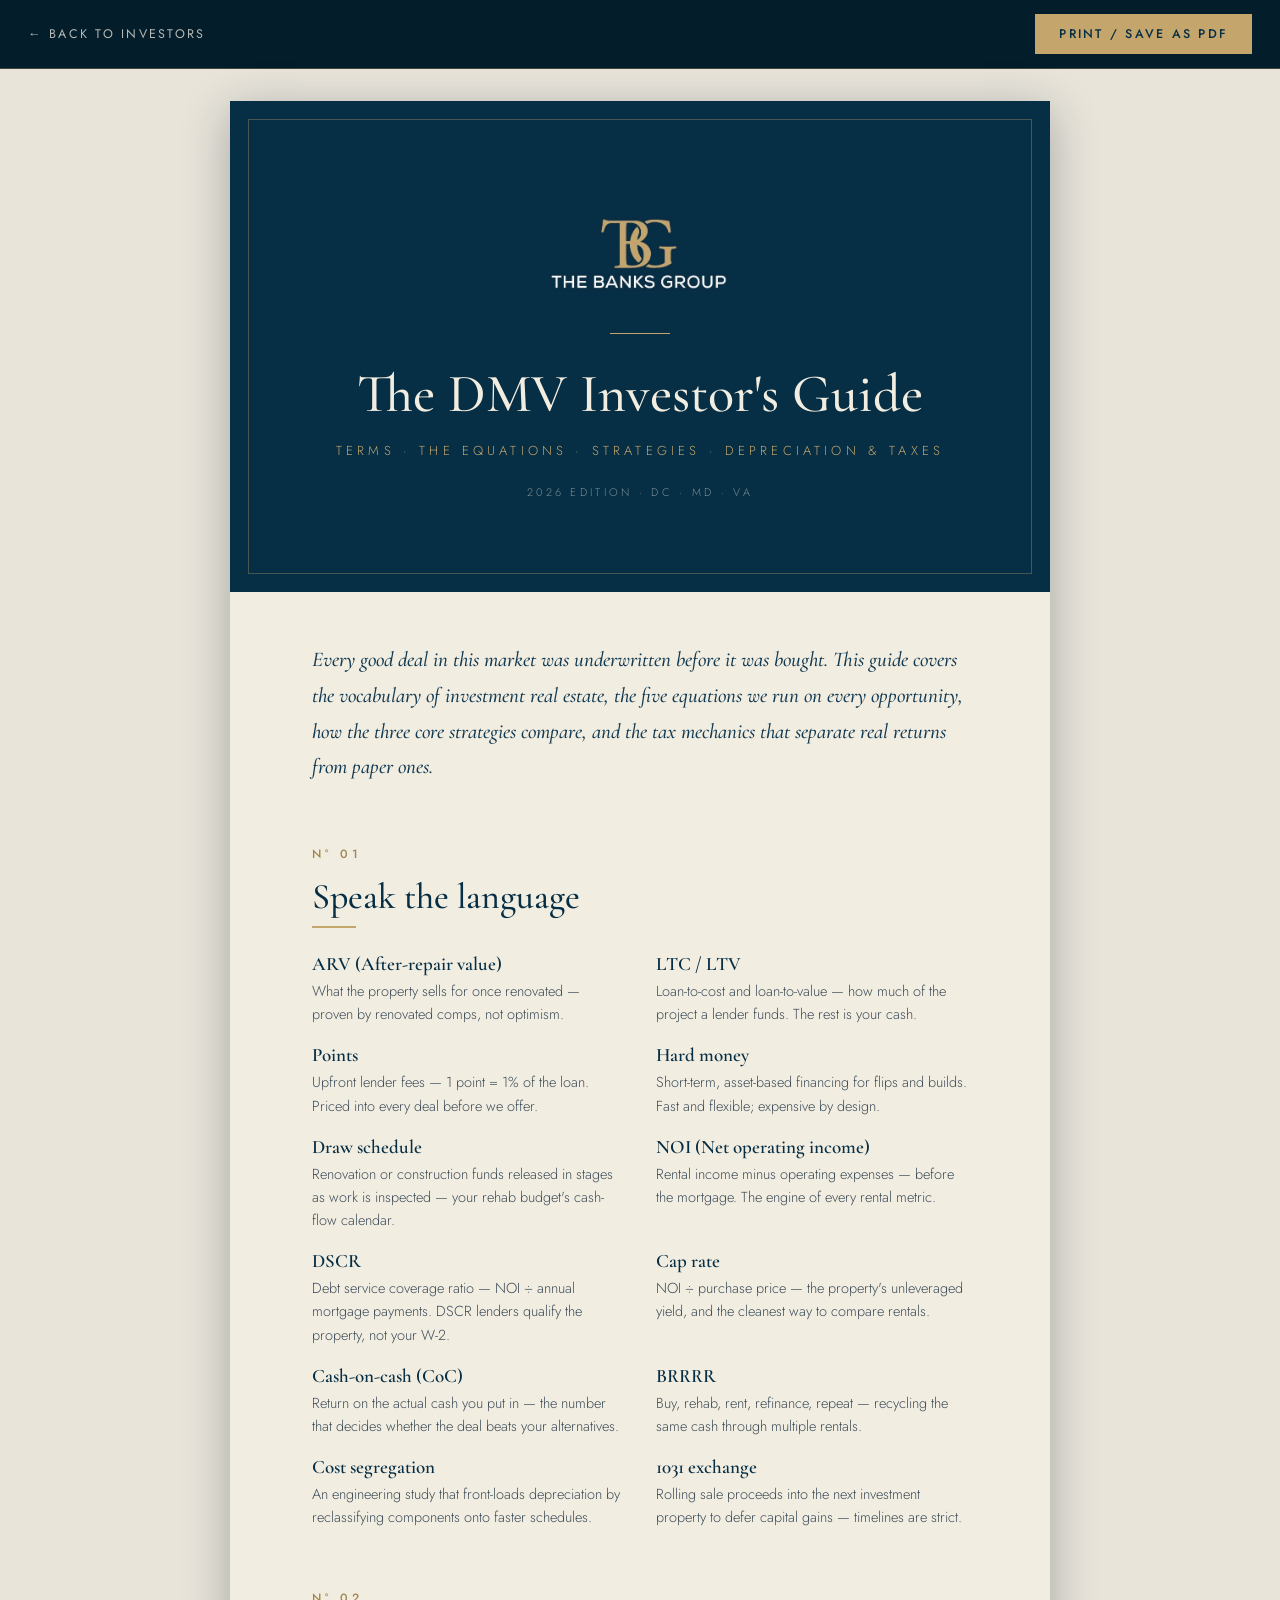
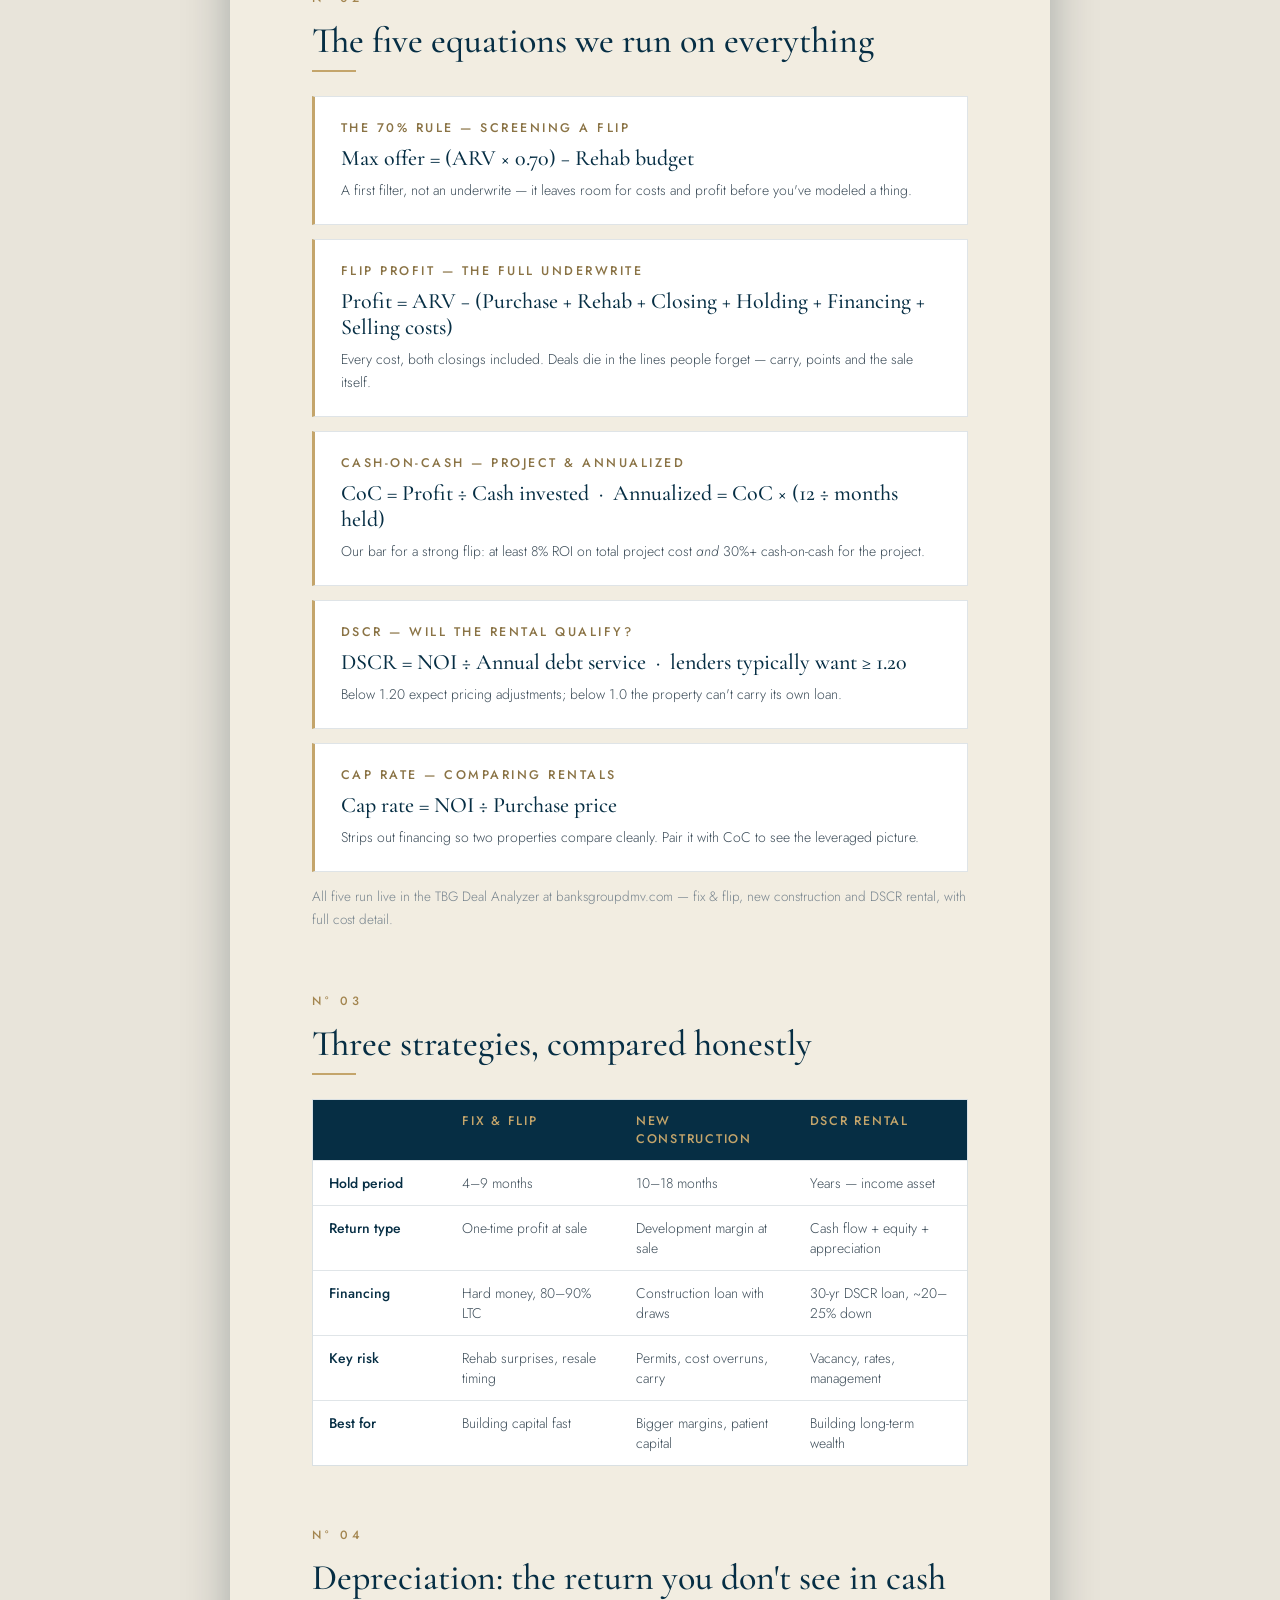
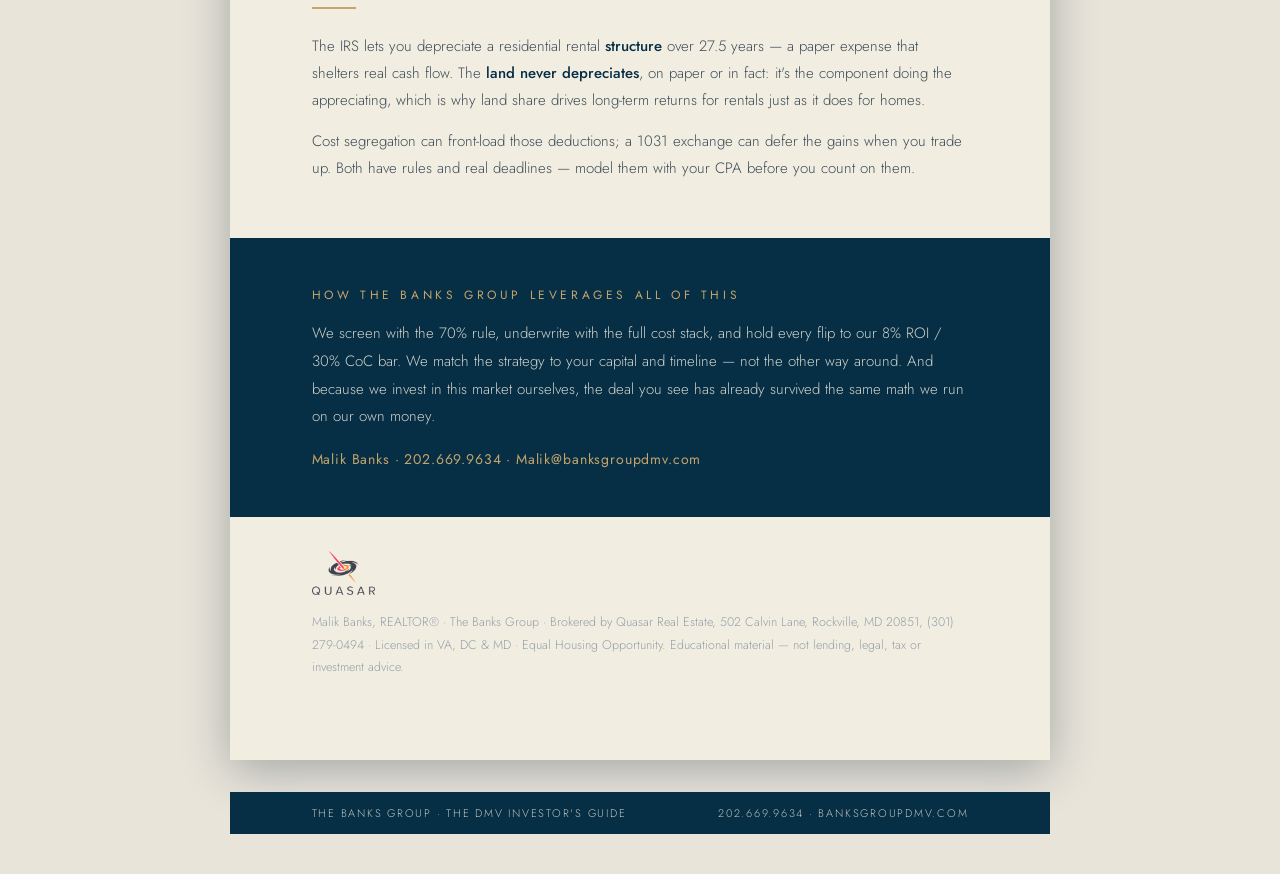
<file: guide-investors.html>
<!DOCTYPE html>
<html lang="en">
<head>
<meta charset="utf-8">
<meta name="viewport" content="width=device-width, initial-scale=1">
<title>The DMV Investor's Guide — The Banks Group</title>
<meta name="description" content="The DMV Investor's Guide from The Banks Group — the five equations, strategy comparison and depreciation playbook for DMV investors.">
<link rel="canonical" href="https://banksgroupdmv.com/guide-investors.html">
<meta property="og:type" content="website">
<meta property="og:site_name" content="The Banks Group">
<meta property="og:title" content="The DMV Investor's Guide — The Banks Group">
<meta property="og:description" content="The DMV Investor's Guide from The Banks Group — the five equations, strategy comparison and depreciation playbook for DMV investors.">
<meta property="og:image" content="https://banksgroupdmv.com/assets/tbg-logo-navy.png">
<meta name="twitter:card" content="summary_large_image">
<link rel="icon" href="assets/tbg-monogram-navy.png">
<link rel="preconnect" href="https://fonts.googleapis.com">
<link rel="preconnect" href="https://fonts.gstatic.com" crossorigin="anonymous">
<link href="https://fonts.googleapis.com/css2?family=Cormorant+Garamond:ital,wght@0,400;0,500;0,600;1,400;1,500&family=Jost:wght@300;400;500&display=swap" rel="stylesheet">
<link rel="stylesheet" href="site.css">
<style>
  body { margin: 0; background: #e8e4da; -webkit-font-smoothing: antialiased; }
  a { color: #062e44; text-decoration: none; }
  a:hover { color: #a3854f; }
  .doc { box-sizing: border-box; max-width: 820px; margin: 32px auto; background: #f2ede1; padding: 0.85in; box-shadow: 0 10px 44px rgba(4,29,43,.30); }
  .doc-footer { box-sizing: border-box; max-width: 820px; margin: 0 auto 40px; display: flex; justify-content: space-between; align-items: center; gap: 20px; background: #062e44; padding: 13px 0.85in; font-family: 'Jost', sans-serif; font-weight: 300; font-size: 11px; letter-spacing: .16em; color: rgba(242,237,225,.78); -webkit-print-color-adjust: exact; print-color-adjust: exact; }
  @media print {
    body { background: #ffffff; }
    .no-print { display: none !important; }
    .doc { max-width: none; margin: 0; box-shadow: none; padding-bottom: 0.6in; }
    .doc-footer { position: fixed; left: 0; right: 0; bottom: 0; max-width: none; margin: 0; }
  }
</style>
</head>
<body>

<div class="no-print" style="display: flex; align-items: center; justify-content: space-between; padding: 14px 28px; background: #041d2b; border-bottom: 1px solid rgba(196,165,107,.3);">
  <a href="index.html" style="font-family: 'Jost', sans-serif; font-size: 12.5px; letter-spacing: .18em; color: rgba(242,237,225,.75);">← BACK TO INVESTORS</a>
  <button onclick="window.print()" style="cursor: pointer; background: #c4a56b; color: #062e44; border: none; padding: 11px 24px; font-family: 'Jost', sans-serif; font-weight: 500; font-size: 12.5px; letter-spacing: .18em;">PRINT / SAVE AS PDF</button>
</div>

<main class="doc">

  <div style="background: #062e44; padding: 100px 56px 92px; margin: -0.85in -0.85in 0; text-align: center; break-inside: avoid; position: relative;">
    <div style="position: absolute; inset: 18px; border: 1px solid rgba(196,165,107,.35); pointer-events: none;"></div>
    <img src="assets/tbg-logo-navy.png" alt="The Banks Group" style="width: 210px; margin: 0 auto 30px; display: block;">
    <div style="width: 60px; height: 1px; background: #c4a56b; margin: 0 auto 30px;"></div>
    <h1 style="font-family: 'Cormorant Garamond', serif; font-weight: 500; font-size: 54px; line-height: 1.1; color: #f2ede1; margin: 0 0 18px;">The DMV Investor's Guide</h1>
    <div style="font-family: 'Jost', sans-serif; font-weight: 300; font-size: 13px; letter-spacing: .32em; color: #c4a56b;">TERMS · THE EQUATIONS · STRATEGIES · DEPRECIATION &amp; TAXES</div>
    <div style="font-family: 'Jost', sans-serif; font-weight: 300; font-size: 11px; letter-spacing: .3em; color: rgba(242,237,225,.5); margin-top: 24px;">2026 EDITION · DC · MD · VA</div>
  </div>

  <p style="font-family: 'Cormorant Garamond', serif; font-style: italic; font-weight: 500; font-size: 21px; line-height: 1.7; color: #123a52; margin: 50px 0 0;">Every good deal in this market was underwritten before it was bought. This guide covers the vocabulary of investment real estate, the five equations we run on every opportunity, how the three core strategies compare, and the tax mechanics that separate real returns from paper ones.</p>

  <div style="font-family: 'Jost', sans-serif; font-weight: 500; font-size: 12px; letter-spacing: .34em; color: #a3854f; margin: 60px 0 12px;">N° 01</div>
  <h2 style="font-family: 'Cormorant Garamond', serif; font-weight: 500; font-size: 36px; color: #062e44; margin: 0 0 8px;">Speak the language</h2>
  <div style="width: 44px; height: 2px; background: #c4a56b; margin-bottom: 24px;"></div>
  <div style="display: grid; grid-template-columns: 1fr 1fr; gap: 18px 32px;">
    <div style="break-inside: avoid;"><div style="font-family: 'Cormorant Garamond', serif; font-weight: 600; font-size: 19px; color: #062e44;">ARV (After-repair value)</div><p style="font-family: 'Jost', sans-serif; font-weight: 300; font-size: 14.5px; line-height: 1.6; color: #3d4d59; margin: 4px 0 0;">What the property sells for once renovated — proven by renovated comps, not optimism.</p></div>
    <div style="break-inside: avoid;"><div style="font-family: 'Cormorant Garamond', serif; font-weight: 600; font-size: 19px; color: #062e44;">LTC / LTV</div><p style="font-family: 'Jost', sans-serif; font-weight: 300; font-size: 14.5px; line-height: 1.6; color: #3d4d59; margin: 4px 0 0;">Loan-to-cost and loan-to-value — how much of the project a lender funds. The rest is your cash.</p></div>
    <div style="break-inside: avoid;"><div style="font-family: 'Cormorant Garamond', serif; font-weight: 600; font-size: 19px; color: #062e44;">Points</div><p style="font-family: 'Jost', sans-serif; font-weight: 300; font-size: 14.5px; line-height: 1.6; color: #3d4d59; margin: 4px 0 0;">Upfront lender fees — 1 point = 1% of the loan. Priced into every deal before we offer.</p></div>
    <div style="break-inside: avoid;"><div style="font-family: 'Cormorant Garamond', serif; font-weight: 600; font-size: 19px; color: #062e44;">Hard money</div><p style="font-family: 'Jost', sans-serif; font-weight: 300; font-size: 14.5px; line-height: 1.6; color: #3d4d59; margin: 4px 0 0;">Short-term, asset-based financing for flips and builds. Fast and flexible; expensive by design.</p></div>
    <div style="break-inside: avoid;"><div style="font-family: 'Cormorant Garamond', serif; font-weight: 600; font-size: 19px; color: #062e44;">Draw schedule</div><p style="font-family: 'Jost', sans-serif; font-weight: 300; font-size: 14.5px; line-height: 1.6; color: #3d4d59; margin: 4px 0 0;">Renovation or construction funds released in stages as work is inspected — your rehab budget's cash-flow calendar.</p></div>
    <div style="break-inside: avoid;"><div style="font-family: 'Cormorant Garamond', serif; font-weight: 600; font-size: 19px; color: #062e44;">NOI (Net operating income)</div><p style="font-family: 'Jost', sans-serif; font-weight: 300; font-size: 14.5px; line-height: 1.6; color: #3d4d59; margin: 4px 0 0;">Rental income minus operating expenses — before the mortgage. The engine of every rental metric.</p></div>
    <div style="break-inside: avoid;"><div style="font-family: 'Cormorant Garamond', serif; font-weight: 600; font-size: 19px; color: #062e44;">DSCR</div><p style="font-family: 'Jost', sans-serif; font-weight: 300; font-size: 14.5px; line-height: 1.6; color: #3d4d59; margin: 4px 0 0;">Debt service coverage ratio — NOI ÷ annual mortgage payments. DSCR lenders qualify the property, not your W-2.</p></div>
    <div style="break-inside: avoid;"><div style="font-family: 'Cormorant Garamond', serif; font-weight: 600; font-size: 19px; color: #062e44;">Cap rate</div><p style="font-family: 'Jost', sans-serif; font-weight: 300; font-size: 14.5px; line-height: 1.6; color: #3d4d59; margin: 4px 0 0;">NOI ÷ purchase price — the property's unleveraged yield, and the cleanest way to compare rentals.</p></div>
    <div style="break-inside: avoid;"><div style="font-family: 'Cormorant Garamond', serif; font-weight: 600; font-size: 19px; color: #062e44;">Cash-on-cash (CoC)</div><p style="font-family: 'Jost', sans-serif; font-weight: 300; font-size: 14.5px; line-height: 1.6; color: #3d4d59; margin: 4px 0 0;">Return on the actual cash you put in — the number that decides whether the deal beats your alternatives.</p></div>
    <div style="break-inside: avoid;"><div style="font-family: 'Cormorant Garamond', serif; font-weight: 600; font-size: 19px; color: #062e44;">BRRRR</div><p style="font-family: 'Jost', sans-serif; font-weight: 300; font-size: 14.5px; line-height: 1.6; color: #3d4d59; margin: 4px 0 0;">Buy, rehab, rent, refinance, repeat — recycling the same cash through multiple rentals.</p></div>
    <div style="break-inside: avoid;"><div style="font-family: 'Cormorant Garamond', serif; font-weight: 600; font-size: 19px; color: #062e44;">Cost segregation</div><p style="font-family: 'Jost', sans-serif; font-weight: 300; font-size: 14.5px; line-height: 1.6; color: #3d4d59; margin: 4px 0 0;">An engineering study that front-loads depreciation by reclassifying components onto faster schedules.</p></div>
    <div style="break-inside: avoid;"><div style="font-family: 'Cormorant Garamond', serif; font-weight: 600; font-size: 19px; color: #062e44;">1031 exchange</div><p style="font-family: 'Jost', sans-serif; font-weight: 300; font-size: 14.5px; line-height: 1.6; color: #3d4d59; margin: 4px 0 0;">Rolling sale proceeds into the next investment property to defer capital gains — timelines are strict.</p></div>
  </div>

  <div style="break-before: page; font-family: 'Jost', sans-serif; font-weight: 500; font-size: 12px; letter-spacing: .34em; color: #a3854f; margin: 60px 0 12px;">N° 02</div>
  <h2 style="font-family: 'Cormorant Garamond', serif; font-weight: 500; font-size: 36px; color: #062e44; margin: 0 0 8px;">The five equations we run on everything</h2>
  <div style="width: 44px; height: 2px; background: #c4a56b; margin-bottom: 24px;"></div>
  <div style="display: flex; flex-direction: column; gap: 14px;">
    <div style="background: #ffffff; border: 1px solid rgba(6,46,68,.12); border-left: 3px solid #c4a56b; padding: 22px 26px; break-inside: avoid;">
      <div style="font-family: 'Jost', sans-serif; font-weight: 500; font-size: 12.5px; letter-spacing: .2em; color: #8a7345; margin-bottom: 8px;">THE 70% RULE — SCREENING A FLIP</div>
      <div style="font-family: 'Cormorant Garamond', serif; font-weight: 500; font-size: 22px; color: #062e44;">Max offer = (ARV × 0.70) − Rehab budget</div>
      <p style="font-family: 'Jost', sans-serif; font-weight: 300; font-size: 14px; line-height: 1.65; color: #3d4d59; margin: 8px 0 0;">A first filter, not an underwrite — it leaves room for costs and profit before you've modeled a thing.</p>
    </div>
    <div style="background: #ffffff; border: 1px solid rgba(6,46,68,.12); border-left: 3px solid #c4a56b; padding: 22px 26px; break-inside: avoid;">
      <div style="font-family: 'Jost', sans-serif; font-weight: 500; font-size: 12.5px; letter-spacing: .2em; color: #8a7345; margin-bottom: 8px;">FLIP PROFIT — THE FULL UNDERWRITE</div>
      <div style="font-family: 'Cormorant Garamond', serif; font-weight: 500; font-size: 22px; color: #062e44;">Profit = ARV − (Purchase + Rehab + Closing + Holding + Financing + Selling costs)</div>
      <p style="font-family: 'Jost', sans-serif; font-weight: 300; font-size: 14px; line-height: 1.65; color: #3d4d59; margin: 8px 0 0;">Every cost, both closings included. Deals die in the lines people forget — carry, points and the sale itself.</p>
    </div>
    <div style="background: #ffffff; border: 1px solid rgba(6,46,68,.12); border-left: 3px solid #c4a56b; padding: 22px 26px; break-inside: avoid;">
      <div style="font-family: 'Jost', sans-serif; font-weight: 500; font-size: 12.5px; letter-spacing: .2em; color: #8a7345; margin-bottom: 8px;">CASH-ON-CASH — PROJECT &amp; ANNUALIZED</div>
      <div style="font-family: 'Cormorant Garamond', serif; font-weight: 500; font-size: 22px; color: #062e44;">CoC = Profit ÷ Cash invested&nbsp;&nbsp;·&nbsp;&nbsp;Annualized = CoC × (12 ÷ months held)</div>
      <p style="font-family: 'Jost', sans-serif; font-weight: 300; font-size: 14px; line-height: 1.65; color: #3d4d59; margin: 8px 0 0;">Our bar for a strong flip: at least 8% ROI on total project cost <em>and</em> 30%+ cash-on-cash for the project.</p>
    </div>
    <div style="background: #ffffff; border: 1px solid rgba(6,46,68,.12); border-left: 3px solid #c4a56b; padding: 22px 26px; break-inside: avoid;">
      <div style="font-family: 'Jost', sans-serif; font-weight: 500; font-size: 12.5px; letter-spacing: .2em; color: #8a7345; margin-bottom: 8px;">DSCR — WILL THE RENTAL QUALIFY?</div>
      <div style="font-family: 'Cormorant Garamond', serif; font-weight: 500; font-size: 22px; color: #062e44;">DSCR = NOI ÷ Annual debt service&nbsp;&nbsp;·&nbsp;&nbsp;lenders typically want ≥ 1.20</div>
      <p style="font-family: 'Jost', sans-serif; font-weight: 300; font-size: 14px; line-height: 1.65; color: #3d4d59; margin: 8px 0 0;">Below 1.20 expect pricing adjustments; below 1.0 the property can't carry its own loan.</p>
    </div>
    <div style="background: #ffffff; border: 1px solid rgba(6,46,68,.12); border-left: 3px solid #c4a56b; padding: 22px 26px; break-inside: avoid;">
      <div style="font-family: 'Jost', sans-serif; font-weight: 500; font-size: 12.5px; letter-spacing: .2em; color: #8a7345; margin-bottom: 8px;">CAP RATE — COMPARING RENTALS</div>
      <div style="font-family: 'Cormorant Garamond', serif; font-weight: 500; font-size: 22px; color: #062e44;">Cap rate = NOI ÷ Purchase price</div>
      <p style="font-family: 'Jost', sans-serif; font-weight: 300; font-size: 14px; line-height: 1.65; color: #3d4d59; margin: 8px 0 0;">Strips out financing so two properties compare cleanly. Pair it with CoC to see the leveraged picture.</p>
    </div>
  </div>
  <p style="font-family: 'Jost', sans-serif; font-weight: 300; font-size: 13.5px; line-height: 1.7; color: #77848e; margin: 14px 0 0;">All five run live in the TBG Deal Analyzer at banksgroupdmv.com — fix &amp; flip, new construction and DSCR rental, with full cost detail.</p>

  <div style="break-before: page; font-family: 'Jost', sans-serif; font-weight: 500; font-size: 12px; letter-spacing: .34em; color: #a3854f; margin: 60px 0 12px;">N° 03</div>
  <h2 style="font-family: 'Cormorant Garamond', serif; font-weight: 500; font-size: 36px; color: #062e44; margin: 0 0 8px;">Three strategies, compared honestly</h2>
  <div style="width: 44px; height: 2px; background: #c4a56b; margin-bottom: 24px;"></div>
  <div style="border: 1px solid rgba(6,46,68,.15); background: #ffffff; break-inside: avoid;">
    <div style="display: grid; grid-template-columns: 1fr 1.3fr 1.3fr 1.3fr; background: #062e44; font-family: 'Jost', sans-serif; font-weight: 500; font-size: 12.5px; letter-spacing: .14em; color: #c4a56b;">
      <div style="padding: 12px 16px;"></div><div style="padding: 12px 16px;">FIX &amp; FLIP</div><div style="padding: 12px 16px;">NEW CONSTRUCTION</div><div style="padding: 12px 16px;">DSCR RENTAL</div>
    </div>
    <div style="display: grid; grid-template-columns: 1fr 1.3fr 1.3fr 1.3fr; border-top: 1px solid rgba(6,46,68,.12); font-family: 'Jost', sans-serif; font-size: 14px; color: #3d4d59;"><div style="padding: 12px 16px; font-weight: 500; color: #062e44;">Hold period</div><div style="padding: 12px 16px; font-weight: 300;">4–9 months</div><div style="padding: 12px 16px; font-weight: 300;">10–18 months</div><div style="padding: 12px 16px; font-weight: 300;">Years — income asset</div></div>
    <div style="display: grid; grid-template-columns: 1fr 1.3fr 1.3fr 1.3fr; border-top: 1px solid rgba(6,46,68,.12); font-family: 'Jost', sans-serif; font-size: 14px; color: #3d4d59;"><div style="padding: 12px 16px; font-weight: 500; color: #062e44;">Return type</div><div style="padding: 12px 16px; font-weight: 300;">One-time profit at sale</div><div style="padding: 12px 16px; font-weight: 300;">Development margin at sale</div><div style="padding: 12px 16px; font-weight: 300;">Cash flow + equity + appreciation</div></div>
    <div style="display: grid; grid-template-columns: 1fr 1.3fr 1.3fr 1.3fr; border-top: 1px solid rgba(6,46,68,.12); font-family: 'Jost', sans-serif; font-size: 14px; color: #3d4d59;"><div style="padding: 12px 16px; font-weight: 500; color: #062e44;">Financing</div><div style="padding: 12px 16px; font-weight: 300;">Hard money, 80–90% LTC</div><div style="padding: 12px 16px; font-weight: 300;">Construction loan with draws</div><div style="padding: 12px 16px; font-weight: 300;">30-yr DSCR loan, ~20–25% down</div></div>
    <div style="display: grid; grid-template-columns: 1fr 1.3fr 1.3fr 1.3fr; border-top: 1px solid rgba(6,46,68,.12); font-family: 'Jost', sans-serif; font-size: 14px; color: #3d4d59;"><div style="padding: 12px 16px; font-weight: 500; color: #062e44;">Key risk</div><div style="padding: 12px 16px; font-weight: 300;">Rehab surprises, resale timing</div><div style="padding: 12px 16px; font-weight: 300;">Permits, cost overruns, carry</div><div style="padding: 12px 16px; font-weight: 300;">Vacancy, rates, management</div></div>
    <div style="display: grid; grid-template-columns: 1fr 1.3fr 1.3fr 1.3fr; border-top: 1px solid rgba(6,46,68,.12); font-family: 'Jost', sans-serif; font-size: 14px; color: #3d4d59;"><div style="padding: 12px 16px; font-weight: 500; color: #062e44;">Best for</div><div style="padding: 12px 16px; font-weight: 300;">Building capital fast</div><div style="padding: 12px 16px; font-weight: 300;">Bigger margins, patient capital</div><div style="padding: 12px 16px; font-weight: 300;">Building long-term wealth</div></div>
  </div>

  <div style="font-family: 'Jost', sans-serif; font-weight: 500; font-size: 12px; letter-spacing: .34em; color: #a3854f; margin: 60px 0 12px;">N° 04</div>
  <h2 style="font-family: 'Cormorant Garamond', serif; font-weight: 500; font-size: 36px; color: #062e44; margin: 0 0 8px;">Depreciation: the return you don't see in cash</h2>
  <div style="width: 44px; height: 2px; background: #c4a56b; margin-bottom: 24px;"></div>
  <p style="font-family: 'Jost', sans-serif; font-weight: 300; font-size: 15px; line-height: 1.8; color: #3d4d59; margin: 0 0 14px;">The IRS lets you depreciate a residential rental <strong style="font-weight: 500; color: #062e44;">structure</strong> over 27.5 years — a paper expense that shelters real cash flow. The <strong style="font-weight: 500; color: #062e44;">land never depreciates</strong>, on paper or in fact: it's the component doing the appreciating, which is why land share drives long-term returns for rentals just as it does for homes.</p>
  <p style="font-family: 'Jost', sans-serif; font-weight: 300; font-size: 15px; line-height: 1.8; color: #3d4d59; margin: 0;">Cost segregation can front-load those deductions; a 1031 exchange can defer the gains when you trade up. Both have rules and real deadlines — model them with your CPA before you count on them.</p>

  <div style="background: #062e44; padding: 48px 0.85in; margin: 56px -0.85in 0; break-inside: avoid;">
    <div style="font-family: 'Jost', sans-serif; font-weight: 400; font-size: 12px; letter-spacing: .3em; color: #c4a56b; margin-bottom: 16px;">HOW THE BANKS GROUP LEVERAGES ALL OF THIS</div>
    <p style="font-family: 'Jost', sans-serif; font-weight: 300; font-size: 15px; line-height: 1.85; color: rgba(242,237,225,.85); margin: 0;">We screen with the 70% rule, underwrite with the full cost stack, and hold every flip to our 8% ROI / 30% CoC bar. We match the strategy to your capital and timeline — not the other way around. And because we invest in this market ourselves, the deal you see has already survived the same math we run on our own money.</p>
    <p style="font-family: 'Jost', sans-serif; font-weight: 400; font-size: 14px; letter-spacing: .06em; color: #c4a56b; margin: 18px 0 0;">Malik Banks · 202.669.9634 · Malik@banksgroupdmv.com</p>
  </div>

  <img src="assets/quasar-logo.png" alt="Quasar Real Estate" style="height: 44px; display: block; margin: 34px 0 -14px;">
  <p style="font-family: 'Jost', sans-serif; font-weight: 300; font-size: 12.5px; line-height: 1.8; color: #93a0aa; margin: 30px 0 0;">Malik Banks, REALTOR® · The Banks Group · Brokered by Quasar Real Estate, 502 Calvin Lane, Rockville, MD 20851, (301) 279-0494 · Licensed in VA, DC &amp; MD · Equal Housing Opportunity. Educational material — not lending, legal, tax or investment advice.</p>

</main>

<div class="doc-footer">
  <span>THE BANKS GROUP · THE DMV INVESTOR'S GUIDE</span>
  <span>202.669.9634 · BANKSGROUPDMV.COM</span>
</div>

</body>
</html>
</file>
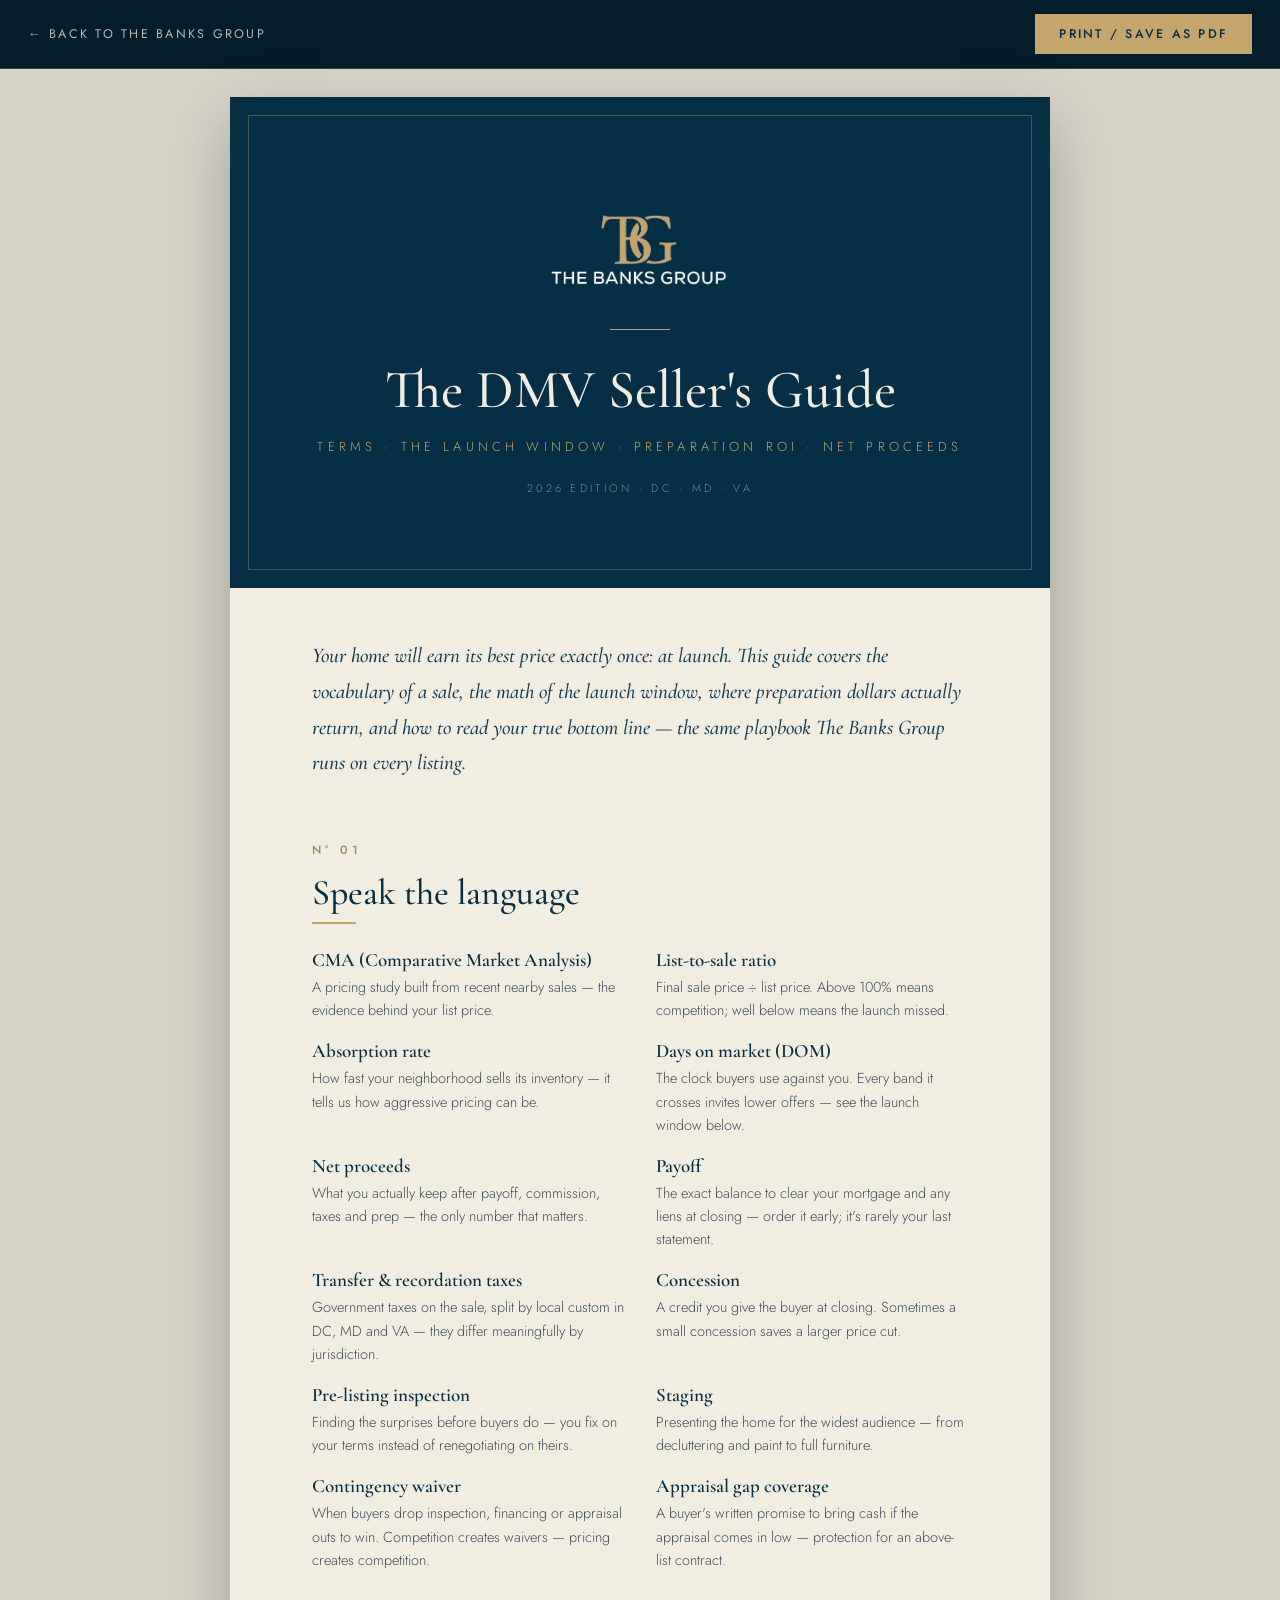
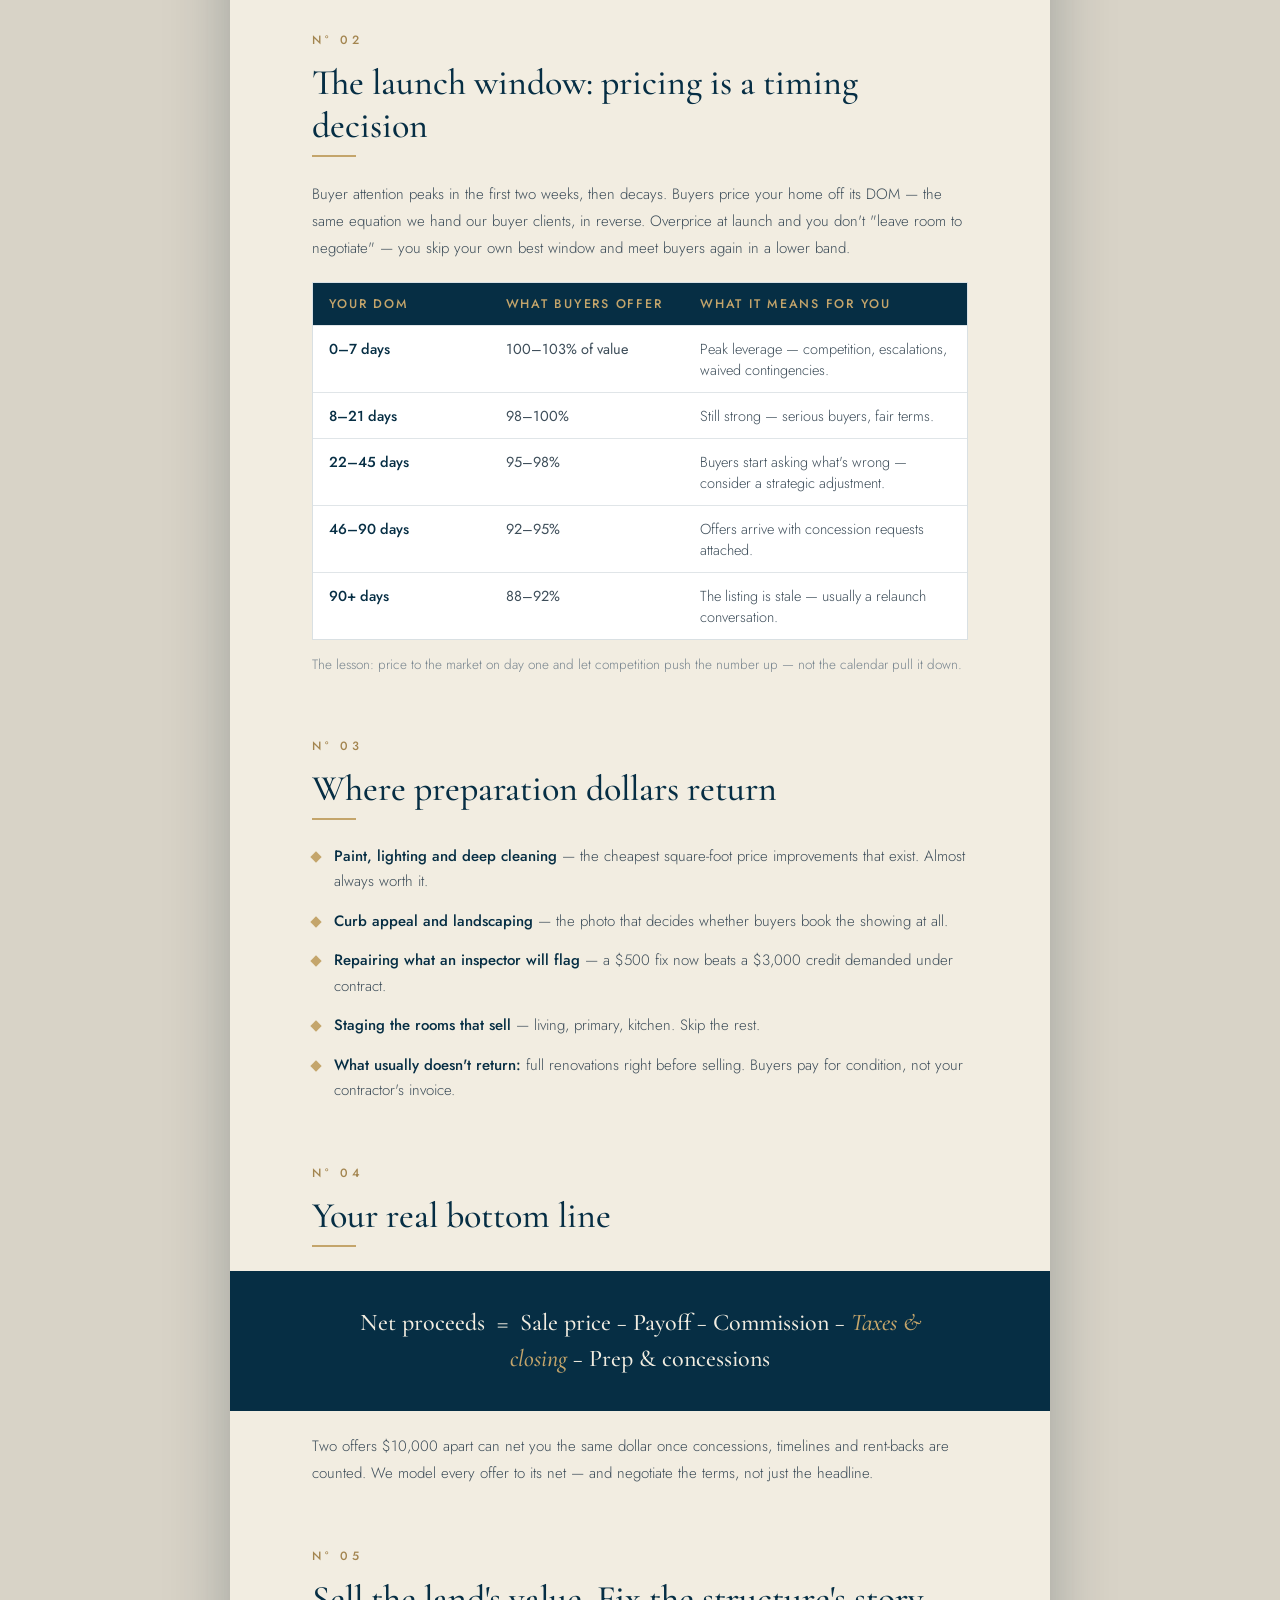
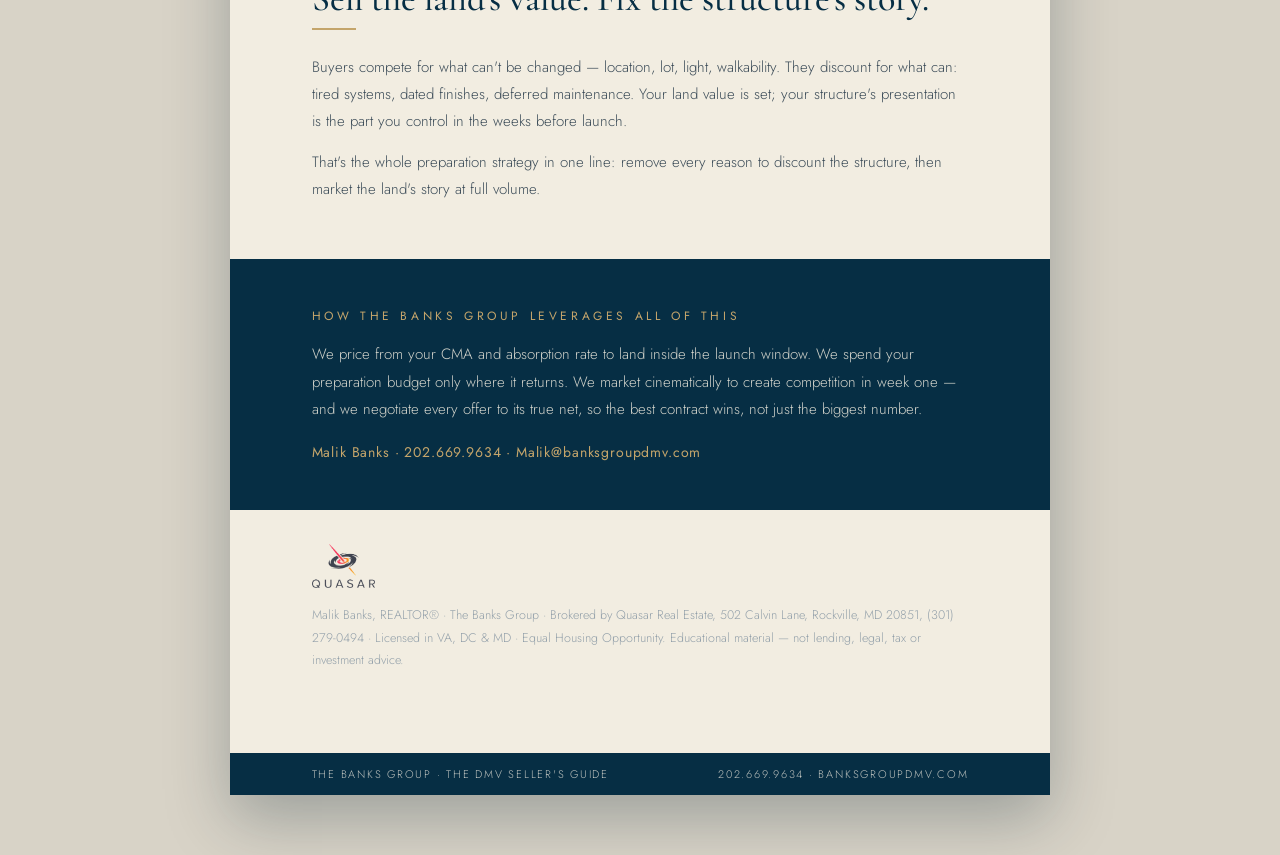
<file: guide-sellers.html>
<!DOCTYPE html>
<html lang="en">
<head>
<meta charset="utf-8">
<meta name="viewport" content="width=device-width, initial-scale=1">
<title>The DMV Seller's Guide — The Banks Group</title>
<meta name="description" content="The DMV Seller's Guide from The Banks Group — the launch window, preparation ROI and the net-proceeds math of selling your home.">
<link rel="canonical" href="https://banksgroupdmv.com/guide-sellers.html">
<meta property="og:type" content="website">
<meta property="og:site_name" content="The Banks Group">
<meta property="og:title" content="The DMV Seller's Guide — The Banks Group">
<meta property="og:description" content="The DMV Seller's Guide from The Banks Group — the launch window, preparation ROI and the net-proceeds math of selling your home.">
<meta property="og:image" content="https://banksgroupdmv.com/assets/tbg-logo-navy.png">
<meta name="twitter:card" content="summary_large_image">
<link rel="icon" href="assets/tbg-monogram-navy.png">
<link rel="preconnect" href="https://fonts.googleapis.com">
<link rel="preconnect" href="https://fonts.gstatic.com" crossorigin="anonymous">
<link href="https://fonts.googleapis.com/css2?family=Cormorant+Garamond:ital,wght@0,400;0,500;0,600;1,400;1,500&family=Jost:wght@300;400;500&display=swap" rel="stylesheet">
<link rel="stylesheet" href="site.css">
<style>
  body { margin: 0; background: #d8d3c7; -webkit-font-smoothing: antialiased; }
  a { color: #062e44; text-decoration: none; }
  a:hover { color: #a3854f; }
  .doc-shell { max-width: 820px; margin: 28px auto 60px; box-shadow: 0 24px 60px rgba(4,29,43,.28); }
  .sheet { background: #f2ede1; padding: 0.85in; -webkit-print-color-adjust: exact; print-color-adjust: exact; }
  .doc-footer { display: flex; justify-content: space-between; font-family: 'Jost', sans-serif; font-weight: 300; font-size: 11px; letter-spacing: .16em; color: rgba(242,237,225,.78); background: #062e44; padding: 13px 0.85in; -webkit-print-color-adjust: exact; print-color-adjust: exact; }
  @media print {
    .no-print { display: none !important; }
    body { background: #ffffff; }
    .doc-shell { max-width: none; margin: 0; box-shadow: none; }
    .doc-footer { position: fixed; bottom: 0; left: 0; right: 0; }
    tr, .band { break-inside: avoid; }
  }
</style>
</head>
<body>

<div class="no-print" style="display: flex; align-items: center; justify-content: space-between; padding: 14px 28px; background: #041d2b; border-bottom: 1px solid rgba(196,165,107,.3);">
  <a href="index.html" style="font-family: 'Jost', sans-serif; font-size: 12.5px; letter-spacing: .18em; color: rgba(242,237,225,.75);">← BACK TO THE BANKS GROUP</a>
  <button onclick="window.print()" style="cursor: pointer; background: #c4a56b; color: #062e44; border: none; padding: 11px 24px; font-family: 'Jost', sans-serif; font-weight: 500; font-size: 12.5px; letter-spacing: .18em;">PRINT / SAVE AS PDF</button>
</div>

<div class="doc-shell">
  <div class="sheet">

  <div style="background: #062e44; padding: 100px 56px 92px; margin: -0.85in -0.85in 0; text-align: center; break-inside: avoid; position: relative;">
    <div style="position: absolute; inset: 18px; border: 1px solid rgba(196,165,107,.35); pointer-events: none;"></div>
    <img src="assets/tbg-logo-transparent.png" alt="The Banks Group" style="width: 210px; margin: 0 auto 30px; display: block;">
    <div style="width: 60px; height: 1px; background: #c4a56b; margin: 0 auto 30px;"></div>
    <h1 style="font-family: 'Cormorant Garamond', serif; font-weight: 500; font-size: 54px; line-height: 1.1; color: #f2ede1; margin: 0 0 18px;">The DMV Seller's Guide</h1>
    <div style="font-family: 'Jost', sans-serif; font-weight: 300; font-size: 13px; letter-spacing: .32em; color: #c4a56b;">TERMS · THE LAUNCH WINDOW · PREPARATION ROI · NET PROCEEDS</div>
    <div style="font-family: 'Jost', sans-serif; font-weight: 300; font-size: 11px; letter-spacing: .3em; color: rgba(242,237,225,.5); margin-top: 24px;">2026 EDITION · DC · MD · VA</div>
  </div>

  <p style="font-family: 'Cormorant Garamond', serif; font-style: italic; font-weight: 500; font-size: 21px; line-height: 1.7; color: #123a52; margin: 50px 0 0;">Your home will earn its best price exactly once: at launch. This guide covers the vocabulary of a sale, the math of the launch window, where preparation dollars actually return, and how to read your true bottom line — the same playbook The Banks Group runs on every listing.</p>

  <div style="font-family: 'Jost', sans-serif; font-weight: 500; font-size: 12px; letter-spacing: .34em; color: #a3854f; margin: 60px 0 12px;">N° 01</div>
  <h2 style="font-family: 'Cormorant Garamond', serif; font-weight: 500; font-size: 36px; color: #062e44; margin: 0 0 8px;">Speak the language</h2>
  <div style="width: 44px; height: 2px; background: #c4a56b; margin-bottom: 24px;"></div>
  <div style="display: grid; grid-template-columns: 1fr 1fr; gap: 18px 32px;">
    <div style="break-inside: avoid;"><div style="font-family: 'Cormorant Garamond', serif; font-weight: 600; font-size: 19px; color: #062e44;">CMA (Comparative Market Analysis)</div><p style="font-family: 'Jost', sans-serif; font-weight: 300; font-size: 14.5px; line-height: 1.6; color: #3d4d59; margin: 4px 0 0;">A pricing study built from recent nearby sales — the evidence behind your list price.</p></div>
    <div style="break-inside: avoid;"><div style="font-family: 'Cormorant Garamond', serif; font-weight: 600; font-size: 19px; color: #062e44;">List-to-sale ratio</div><p style="font-family: 'Jost', sans-serif; font-weight: 300; font-size: 14.5px; line-height: 1.6; color: #3d4d59; margin: 4px 0 0;">Final sale price ÷ list price. Above 100% means competition; well below means the launch missed.</p></div>
    <div style="break-inside: avoid;"><div style="font-family: 'Cormorant Garamond', serif; font-weight: 600; font-size: 19px; color: #062e44;">Absorption rate</div><p style="font-family: 'Jost', sans-serif; font-weight: 300; font-size: 14.5px; line-height: 1.6; color: #3d4d59; margin: 4px 0 0;">How fast your neighborhood sells its inventory — it tells us how aggressive pricing can be.</p></div>
    <div style="break-inside: avoid;"><div style="font-family: 'Cormorant Garamond', serif; font-weight: 600; font-size: 19px; color: #062e44;">Days on market (DOM)</div><p style="font-family: 'Jost', sans-serif; font-weight: 300; font-size: 14.5px; line-height: 1.6; color: #3d4d59; margin: 4px 0 0;">The clock buyers use against you. Every band it crosses invites lower offers — see the launch window below.</p></div>
    <div style="break-inside: avoid;"><div style="font-family: 'Cormorant Garamond', serif; font-weight: 600; font-size: 19px; color: #062e44;">Net proceeds</div><p style="font-family: 'Jost', sans-serif; font-weight: 300; font-size: 14.5px; line-height: 1.6; color: #3d4d59; margin: 4px 0 0;">What you actually keep after payoff, commission, taxes and prep — the only number that matters.</p></div>
    <div style="break-inside: avoid;"><div style="font-family: 'Cormorant Garamond', serif; font-weight: 600; font-size: 19px; color: #062e44;">Payoff</div><p style="font-family: 'Jost', sans-serif; font-weight: 300; font-size: 14.5px; line-height: 1.6; color: #3d4d59; margin: 4px 0 0;">The exact balance to clear your mortgage and any liens at closing — order it early; it's rarely your last statement.</p></div>
    <div style="break-inside: avoid;"><div style="font-family: 'Cormorant Garamond', serif; font-weight: 600; font-size: 19px; color: #062e44;">Transfer &amp; recordation taxes</div><p style="font-family: 'Jost', sans-serif; font-weight: 300; font-size: 14.5px; line-height: 1.6; color: #3d4d59; margin: 4px 0 0;">Government taxes on the sale, split by local custom in DC, MD and VA — they differ meaningfully by jurisdiction.</p></div>
    <div style="break-inside: avoid;"><div style="font-family: 'Cormorant Garamond', serif; font-weight: 600; font-size: 19px; color: #062e44;">Concession</div><p style="font-family: 'Jost', sans-serif; font-weight: 300; font-size: 14.5px; line-height: 1.6; color: #3d4d59; margin: 4px 0 0;">A credit you give the buyer at closing. Sometimes a small concession saves a larger price cut.</p></div>
    <div style="break-inside: avoid;"><div style="font-family: 'Cormorant Garamond', serif; font-weight: 600; font-size: 19px; color: #062e44;">Pre-listing inspection</div><p style="font-family: 'Jost', sans-serif; font-weight: 300; font-size: 14.5px; line-height: 1.6; color: #3d4d59; margin: 4px 0 0;">Finding the surprises before buyers do — you fix on your terms instead of renegotiating on theirs.</p></div>
    <div style="break-inside: avoid;"><div style="font-family: 'Cormorant Garamond', serif; font-weight: 600; font-size: 19px; color: #062e44;">Staging</div><p style="font-family: 'Jost', sans-serif; font-weight: 300; font-size: 14.5px; line-height: 1.6; color: #3d4d59; margin: 4px 0 0;">Presenting the home for the widest audience — from decluttering and paint to full furniture.</p></div>
    <div style="break-inside: avoid;"><div style="font-family: 'Cormorant Garamond', serif; font-weight: 600; font-size: 19px; color: #062e44;">Contingency waiver</div><p style="font-family: 'Jost', sans-serif; font-weight: 300; font-size: 14.5px; line-height: 1.6; color: #3d4d59; margin: 4px 0 0;">When buyers drop inspection, financing or appraisal outs to win. Competition creates waivers — pricing creates competition.</p></div>
    <div style="break-inside: avoid;"><div style="font-family: 'Cormorant Garamond', serif; font-weight: 600; font-size: 19px; color: #062e44;">Appraisal gap coverage</div><p style="font-family: 'Jost', sans-serif; font-weight: 300; font-size: 14.5px; line-height: 1.6; color: #3d4d59; margin: 4px 0 0;">A buyer's written promise to bring cash if the appraisal comes in low — protection for an above-list contract.</p></div>
  </div>

  <div style="break-before: page; font-family: 'Jost', sans-serif; font-weight: 500; font-size: 12px; letter-spacing: .34em; color: #a3854f; margin: 60px 0 12px;">N° 02</div>
  <h2 style="font-family: 'Cormorant Garamond', serif; font-weight: 500; font-size: 36px; color: #062e44; margin: 0 0 8px;">The launch window: pricing is a timing decision</h2>
  <div style="width: 44px; height: 2px; background: #c4a56b; margin-bottom: 24px;"></div>
  <p style="font-family: 'Jost', sans-serif; font-weight: 300; font-size: 15px; line-height: 1.8; color: #3d4d59; margin: 0 0 20px;">Buyer attention peaks in the first two weeks, then decays. Buyers price your home off its DOM — the same equation we hand our buyer clients, in reverse. Overprice at launch and you don't "leave room to negotiate" — you skip your own best window and meet buyers again in a lower band.</p>
  <div style="border: 1px solid rgba(6,46,68,.15); background: #ffffff; break-inside: avoid;">
    <div style="display: grid; grid-template-columns: 1fr 1.1fr 1.6fr; background: #062e44; font-family: 'Jost', sans-serif; font-weight: 500; font-size: 12.5px; letter-spacing: .14em; color: #c4a56b;">
      <div style="padding: 12px 16px;">YOUR DOM</div><div style="padding: 12px 16px;">WHAT BUYERS OFFER</div><div style="padding: 12px 16px;">WHAT IT MEANS FOR YOU</div>
    </div>
    <div class="band" style="display: grid; grid-template-columns: 1fr 1.1fr 1.6fr; border-top: 1px solid rgba(6,46,68,.12); font-family: 'Jost', sans-serif; font-size: 14.5px; color: #3d4d59;"><div style="padding: 12px 16px; font-weight: 500; color: #062e44;">0–7 days</div><div style="padding: 12px 16px;">100–103% of value</div><div style="padding: 12px 16px; font-weight: 300;">Peak leverage — competition, escalations, waived contingencies.</div></div>
    <div class="band" style="display: grid; grid-template-columns: 1fr 1.1fr 1.6fr; border-top: 1px solid rgba(6,46,68,.12); font-family: 'Jost', sans-serif; font-size: 14.5px; color: #3d4d59;"><div style="padding: 12px 16px; font-weight: 500; color: #062e44;">8–21 days</div><div style="padding: 12px 16px;">98–100%</div><div style="padding: 12px 16px; font-weight: 300;">Still strong — serious buyers, fair terms.</div></div>
    <div class="band" style="display: grid; grid-template-columns: 1fr 1.1fr 1.6fr; border-top: 1px solid rgba(6,46,68,.12); font-family: 'Jost', sans-serif; font-size: 14.5px; color: #3d4d59;"><div style="padding: 12px 16px; font-weight: 500; color: #062e44;">22–45 days</div><div style="padding: 12px 16px;">95–98%</div><div style="padding: 12px 16px; font-weight: 300;">Buyers start asking what's wrong — consider a strategic adjustment.</div></div>
    <div class="band" style="display: grid; grid-template-columns: 1fr 1.1fr 1.6fr; border-top: 1px solid rgba(6,46,68,.12); font-family: 'Jost', sans-serif; font-size: 14.5px; color: #3d4d59;"><div style="padding: 12px 16px; font-weight: 500; color: #062e44;">46–90 days</div><div style="padding: 12px 16px;">92–95%</div><div style="padding: 12px 16px; font-weight: 300;">Offers arrive with concession requests attached.</div></div>
    <div class="band" style="display: grid; grid-template-columns: 1fr 1.1fr 1.6fr; border-top: 1px solid rgba(6,46,68,.12); font-family: 'Jost', sans-serif; font-size: 14.5px; color: #3d4d59;"><div style="padding: 12px 16px; font-weight: 500; color: #062e44;">90+ days</div><div style="padding: 12px 16px;">88–92%</div><div style="padding: 12px 16px; font-weight: 300;">The listing is stale — usually a relaunch conversation.</div></div>
  </div>
  <p style="font-family: 'Jost', sans-serif; font-weight: 300; font-size: 13.5px; line-height: 1.7; color: #77848e; margin: 14px 0 0;">The lesson: price to the market on day one and let competition push the number up — not the calendar pull it down.</p>

  <div style="font-family: 'Jost', sans-serif; font-weight: 500; font-size: 12px; letter-spacing: .34em; color: #a3854f; margin: 60px 0 12px;">N° 03</div>
  <h2 style="font-family: 'Cormorant Garamond', serif; font-weight: 500; font-size: 36px; color: #062e44; margin: 0 0 8px;">Where preparation dollars return</h2>
  <div style="width: 44px; height: 2px; background: #c4a56b; margin-bottom: 24px;"></div>
  <div style="display: flex; flex-direction: column; gap: 14px;">
    <div style="display: flex; gap: 14px; align-items: baseline; break-inside: avoid;"><span style="flex: 0 0 8px; width: 8px; height: 8px; background: #c4a56b; transform: rotate(45deg);"></span><p style="font-family: 'Jost', sans-serif; font-weight: 300; font-size: 15px; line-height: 1.7; color: #3d4d59; margin: 0;"><strong style="font-weight: 500; color: #062e44;">Paint, lighting and deep cleaning</strong> — the cheapest square-foot price improvements that exist. Almost always worth it.</p></div>
    <div style="display: flex; gap: 14px; align-items: baseline; break-inside: avoid;"><span style="flex: 0 0 8px; width: 8px; height: 8px; background: #c4a56b; transform: rotate(45deg);"></span><p style="font-family: 'Jost', sans-serif; font-weight: 300; font-size: 15px; line-height: 1.7; color: #3d4d59; margin: 0;"><strong style="font-weight: 500; color: #062e44;">Curb appeal and landscaping</strong> — the photo that decides whether buyers book the showing at all.</p></div>
    <div style="display: flex; gap: 14px; align-items: baseline; break-inside: avoid;"><span style="flex: 0 0 8px; width: 8px; height: 8px; background: #c4a56b; transform: rotate(45deg);"></span><p style="font-family: 'Jost', sans-serif; font-weight: 300; font-size: 15px; line-height: 1.7; color: #3d4d59; margin: 0;"><strong style="font-weight: 500; color: #062e44;">Repairing what an inspector will flag</strong> — a $500 fix now beats a $3,000 credit demanded under contract.</p></div>
    <div style="display: flex; gap: 14px; align-items: baseline; break-inside: avoid;"><span style="flex: 0 0 8px; width: 8px; height: 8px; background: #c4a56b; transform: rotate(45deg);"></span><p style="font-family: 'Jost', sans-serif; font-weight: 300; font-size: 15px; line-height: 1.7; color: #3d4d59; margin: 0;"><strong style="font-weight: 500; color: #062e44;">Staging the rooms that sell</strong> — living, primary, kitchen. Skip the rest.</p></div>
    <div style="display: flex; gap: 14px; align-items: baseline; break-inside: avoid;"><span style="flex: 0 0 8px; width: 8px; height: 8px; background: #c4a56b; transform: rotate(45deg);"></span><p style="font-family: 'Jost', sans-serif; font-weight: 300; font-size: 15px; line-height: 1.7; color: #3d4d59; margin: 0;"><strong style="font-weight: 500; color: #062e44;">What usually doesn't return:</strong> full renovations right before selling. Buyers pay for condition, not your contractor's invoice.</p></div>
  </div>

  <div style="break-before: page; font-family: 'Jost', sans-serif; font-weight: 500; font-size: 12px; letter-spacing: .34em; color: #a3854f; margin: 60px 0 12px;">N° 04</div>
  <h2 style="font-family: 'Cormorant Garamond', serif; font-weight: 500; font-size: 36px; color: #062e44; margin: 0 0 8px;">Your real bottom line</h2>
  <div style="width: 44px; height: 2px; background: #c4a56b; margin-bottom: 24px;"></div>
  <div style="background: #062e44; padding: 34px 0.85in; margin: 0 -0.85in 22px; text-align: center; break-inside: avoid;">
    <div style="font-family: 'Cormorant Garamond', serif; font-weight: 500; font-size: 24px; line-height: 1.5; color: #f2ede1;">Net proceeds&nbsp;&nbsp;=&nbsp;&nbsp;Sale price&nbsp;−&nbsp;Payoff&nbsp;−&nbsp;Commission&nbsp;−&nbsp;<em style="color: #c4a56b;">Taxes &amp; closing</em>&nbsp;−&nbsp;Prep &amp; concessions</div>
  </div>
  <p style="font-family: 'Jost', sans-serif; font-weight: 300; font-size: 15px; line-height: 1.8; color: #3d4d59; margin: 0;">Two offers $10,000 apart can net you the same dollar once concessions, timelines and rent-backs are counted. We model every offer to its net — and negotiate the terms, not just the headline.</p>

  <div style="font-family: 'Jost', sans-serif; font-weight: 500; font-size: 12px; letter-spacing: .34em; color: #a3854f; margin: 60px 0 12px;">N° 05</div>
  <h2 style="font-family: 'Cormorant Garamond', serif; font-weight: 500; font-size: 36px; color: #062e44; margin: 0 0 8px;">Sell the land's value. Fix the structure's story.</h2>
  <div style="width: 44px; height: 2px; background: #c4a56b; margin-bottom: 24px;"></div>
  <p style="font-family: 'Jost', sans-serif; font-weight: 300; font-size: 15px; line-height: 1.8; color: #3d4d59; margin: 0 0 14px;">Buyers compete for what can't be changed — location, lot, light, walkability. They discount for what can: tired systems, dated finishes, deferred maintenance. Your land value is set; your structure's presentation is the part you control in the weeks before launch.</p>
  <p style="font-family: 'Jost', sans-serif; font-weight: 300; font-size: 15px; line-height: 1.8; color: #3d4d59; margin: 0;">That's the whole preparation strategy in one line: remove every reason to discount the structure, then market the land's story at full volume.</p>

  <div style="background: #062e44; padding: 48px 0.85in; margin: 56px -0.85in 0; break-inside: avoid;">
    <div style="font-family: 'Jost', sans-serif; font-weight: 400; font-size: 12px; letter-spacing: .3em; color: #c4a56b; margin-bottom: 16px;">HOW THE BANKS GROUP LEVERAGES ALL OF THIS</div>
    <p style="font-family: 'Jost', sans-serif; font-weight: 300; font-size: 15px; line-height: 1.85; color: rgba(242,237,225,.85); margin: 0;">We price from your CMA and absorption rate to land inside the launch window. We spend your preparation budget only where it returns. We market cinematically to create competition in week one — and we negotiate every offer to its true net, so the best contract wins, not just the biggest number.</p>
    <p style="font-family: 'Jost', sans-serif; font-weight: 400; font-size: 14px; letter-spacing: .06em; color: #c4a56b; margin: 18px 0 0;">Malik Banks · 202.669.9634 · Malik@banksgroupdmv.com</p>
  </div>

  <img src="assets/quasar-logo.png" alt="Quasar Real Estate" style="height: 44px; display: block; margin: 34px 0 -14px;">
  <p style="font-family: 'Jost', sans-serif; font-weight: 300; font-size: 12.5px; line-height: 1.8; color: #93a0aa; margin: 30px 0 0;">Malik Banks, REALTOR® · The Banks Group · Brokered by Quasar Real Estate, 502 Calvin Lane, Rockville, MD 20851, (301) 279-0494 · Licensed in VA, DC &amp; MD · Equal Housing Opportunity. Educational material — not lending, legal, tax or investment advice.</p>

  </div>
  <div class="doc-footer">
    <span>THE BANKS GROUP · THE DMV SELLER'S GUIDE</span>
    <span>202.669.9634 · BANKSGROUPDMV.COM</span>
  </div>
</div>

</body>
</html>
</file>
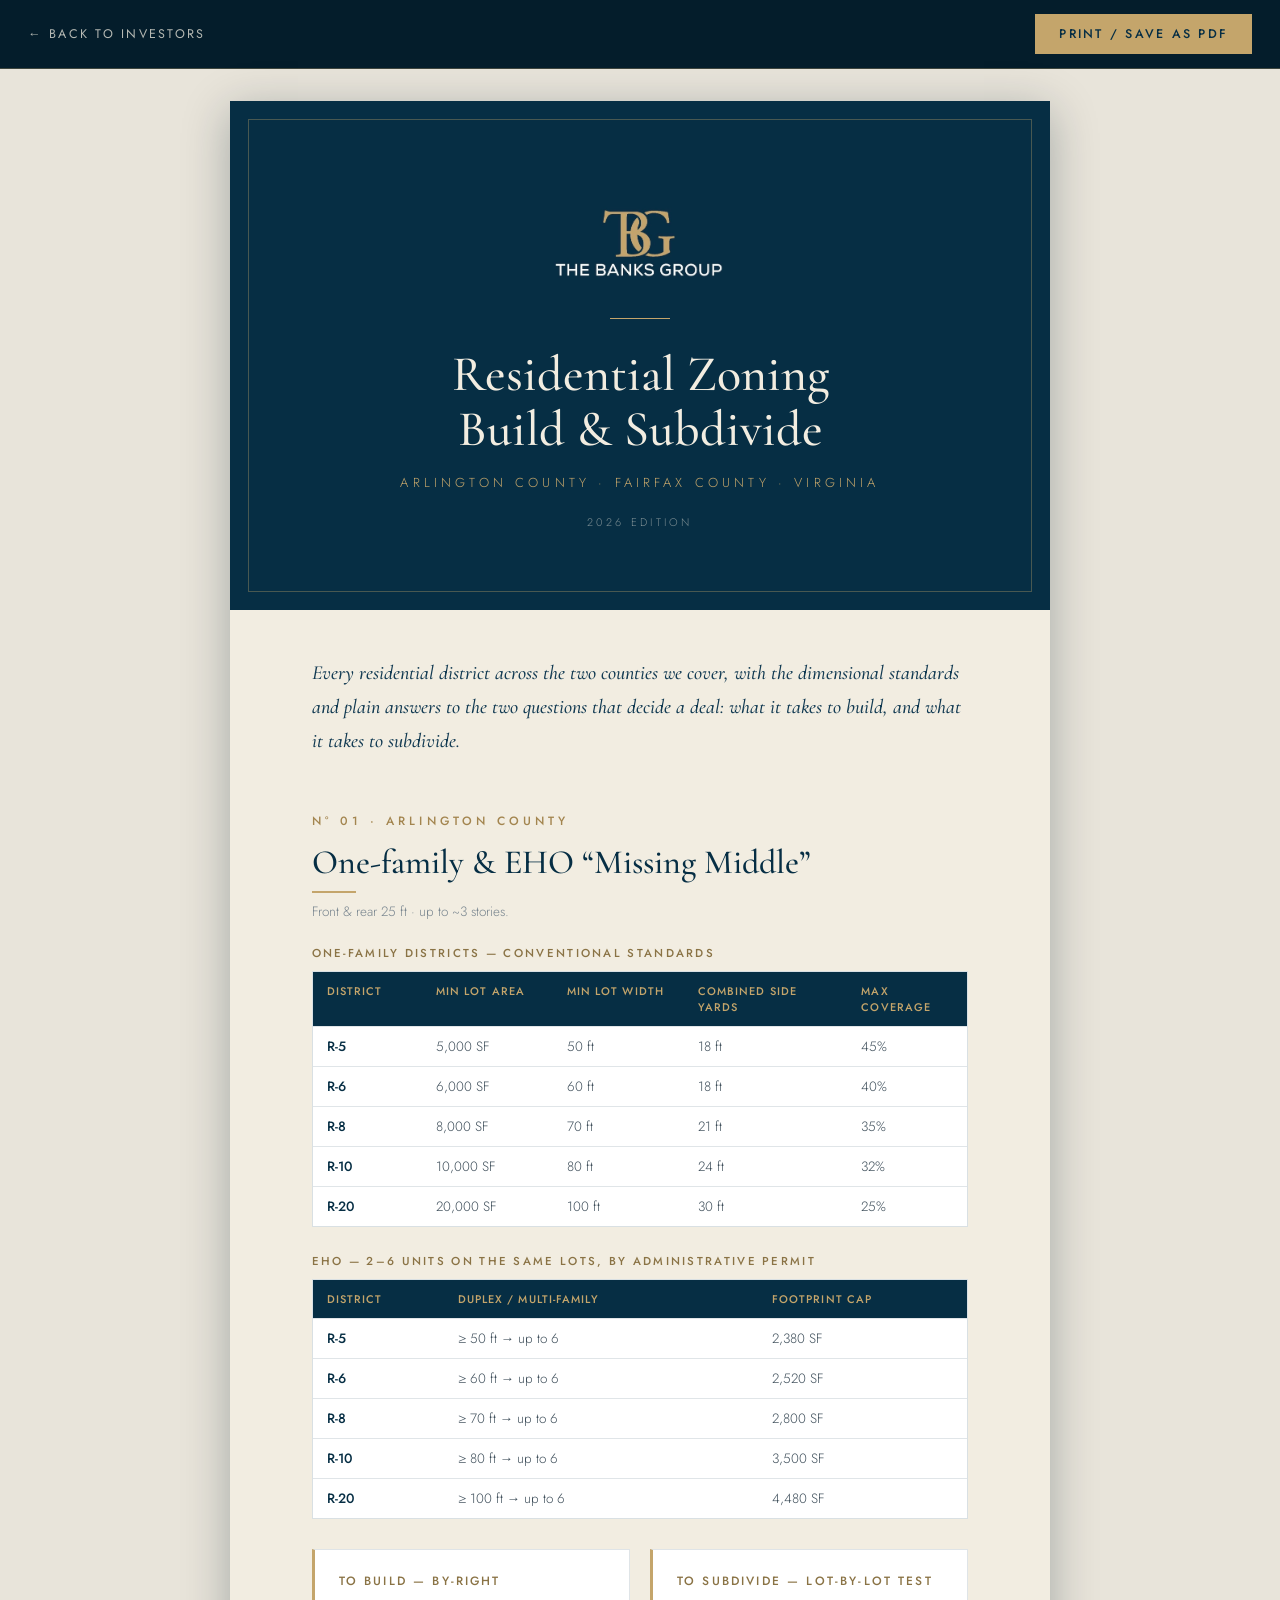
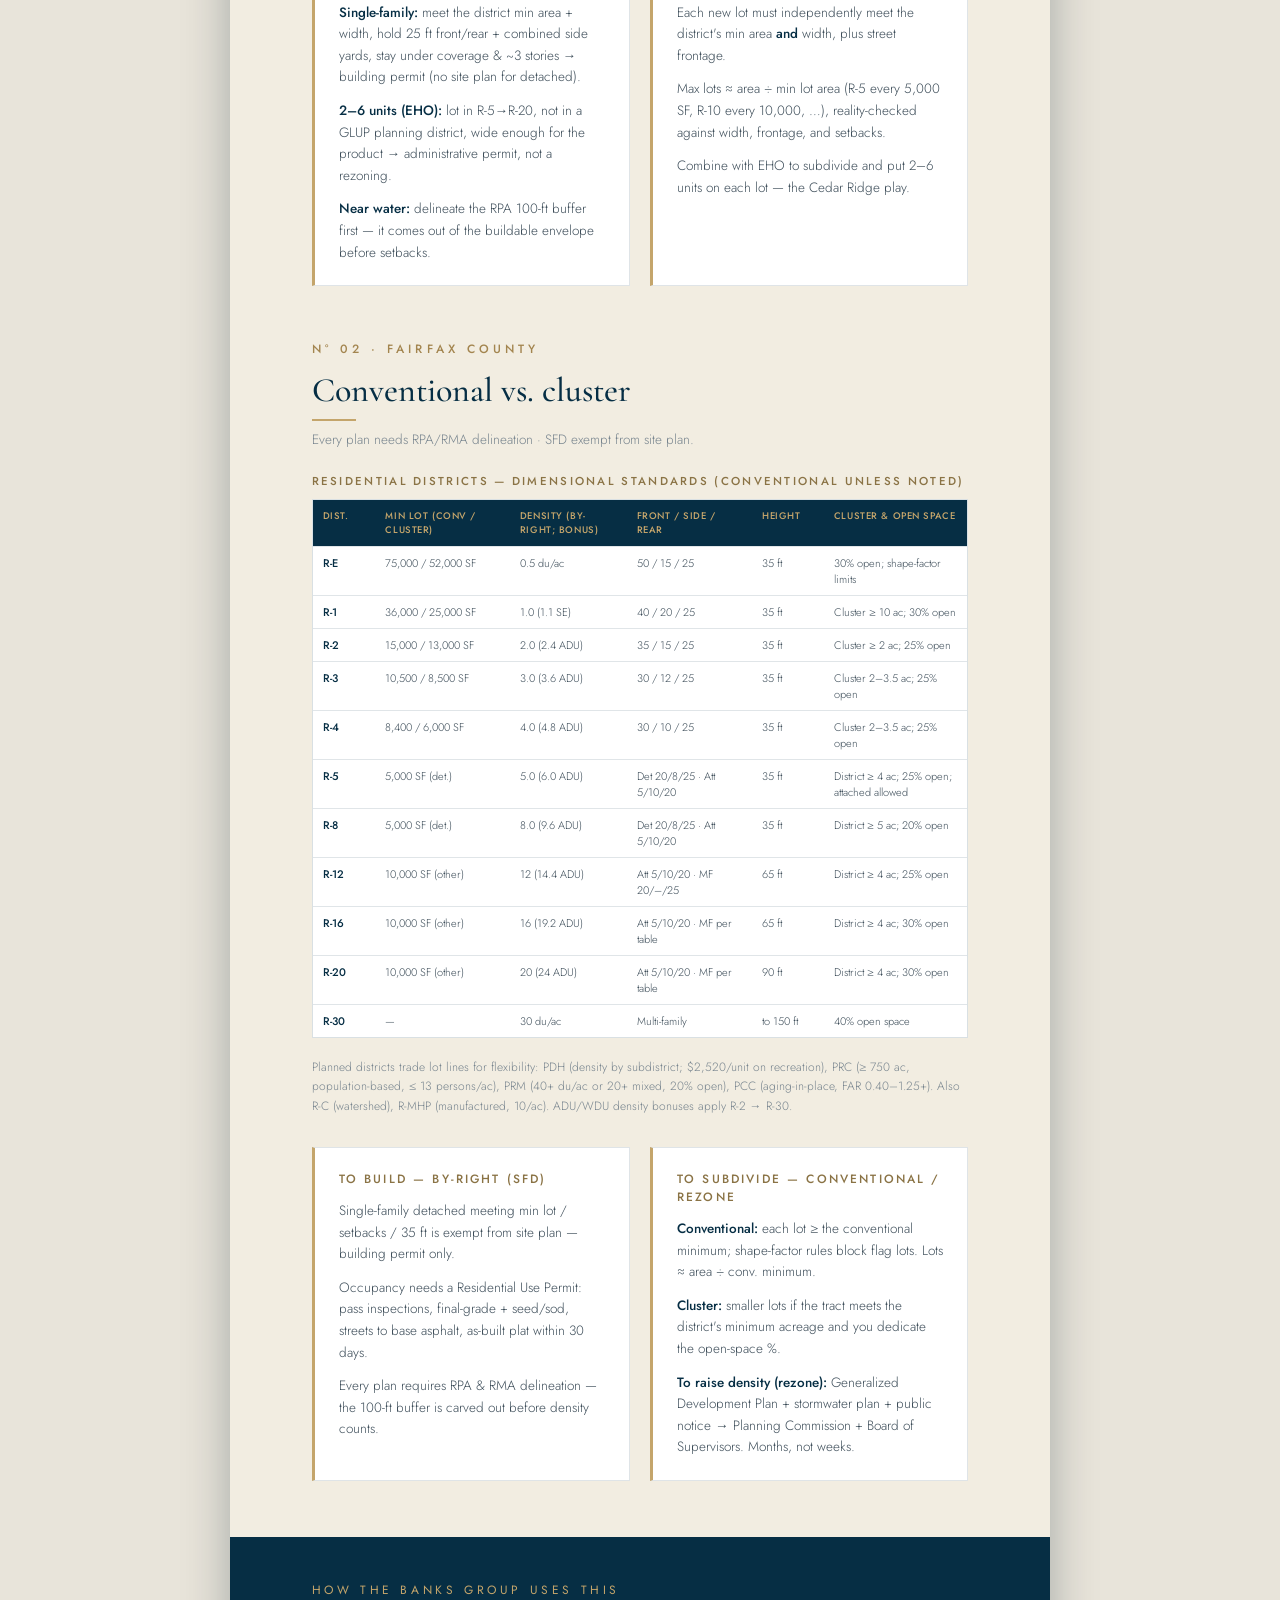
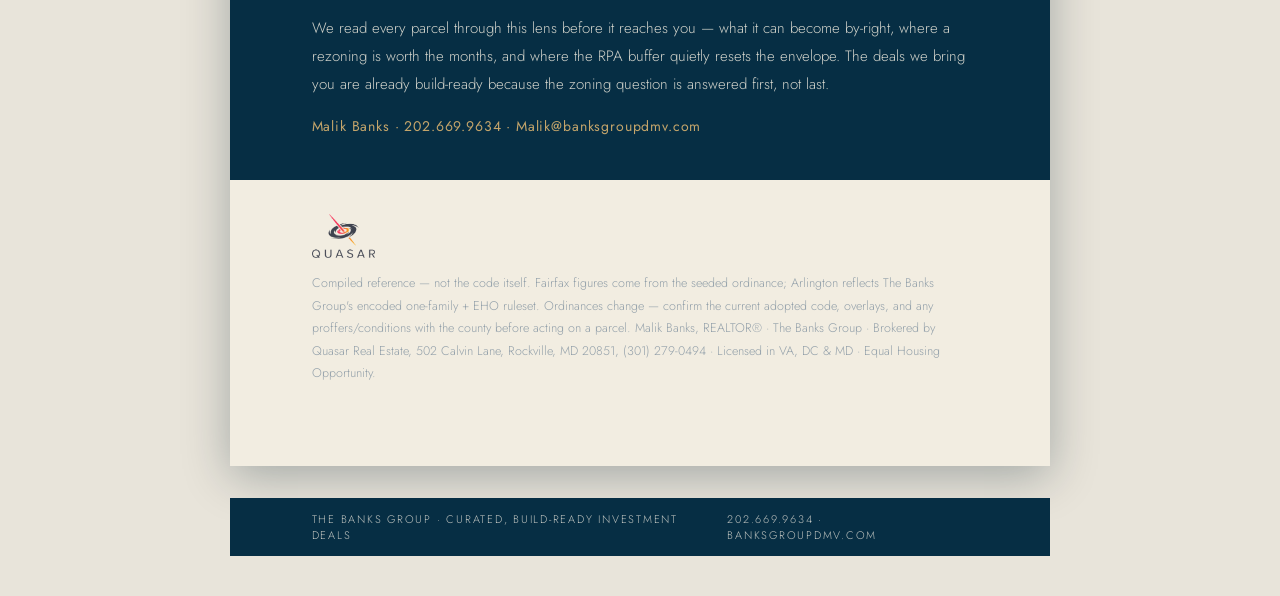
<file: guide-zoning.html>
<!DOCTYPE html>
<html lang="en">
<head>
<meta charset="utf-8">
<meta name="viewport" content="width=device-width, initial-scale=1">
<title>Residential Zoning — Build &amp; Subdivide — The Banks Group</title>
<meta name="description" content="The Banks Group residential zoning reference for Arlington &amp; Fairfax County, Virginia — dimensional standards and the two questions that decide a deal: what it takes to build, and what it takes to subdivide.">
<link rel="canonical" href="https://banksgroupdmv.com/guide-zoning.html">
<meta property="og:type" content="website">
<meta property="og:site_name" content="The Banks Group">
<meta property="og:title" content="Residential Zoning — Build &amp; Subdivide — The Banks Group">
<meta property="og:description" content="Dimensional standards for every residential district in Arlington &amp; Fairfax County, Virginia — build by-right and subdivide, plainly explained.">
<meta property="og:image" content="https://banksgroupdmv.com/assets/tbg-logo-navy.png">
<meta name="twitter:card" content="summary_large_image">
<link rel="icon" href="assets/tbg-monogram-navy.png">
<link rel="preconnect" href="https://fonts.googleapis.com">
<link rel="preconnect" href="https://fonts.gstatic.com" crossorigin="anonymous">
<link href="https://fonts.googleapis.com/css2?family=Cormorant+Garamond:ital,wght@0,400;0,500;0,600;1,400;1,500&family=Jost:wght@300;400;500&display=swap" rel="stylesheet">
<link rel="stylesheet" href="site.css">
<style>
  body { margin: 0; background: #e8e4da; -webkit-font-smoothing: antialiased; }
  a { color: #062e44; text-decoration: none; }
  a:hover { color: #a3854f; }
  .doc { box-sizing: border-box; max-width: 820px; margin: 32px auto; background: #f2ede1; padding: 0.85in; box-shadow: 0 10px 44px rgba(4,29,43,.30); }
  .doc-footer { box-sizing: border-box; max-width: 820px; margin: 0 auto 40px; display: flex; justify-content: space-between; align-items: center; gap: 20px; background: #062e44; padding: 13px 0.85in; font-family: 'Jost', sans-serif; font-weight: 300; font-size: 11px; letter-spacing: .16em; color: rgba(242,237,225,.78); -webkit-print-color-adjust: exact; print-color-adjust: exact; }
  @media print {
    body { background: #ffffff; }
    .no-print { display: none !important; }
    .doc { max-width: none; margin: 0; box-shadow: none; padding-bottom: 0.6in; }
    .doc-footer { position: fixed; left: 0; right: 0; bottom: 0; max-width: none; margin: 0; }
  }
</style>
</head>
<body>

<div class="no-print" style="display: flex; align-items: center; justify-content: space-between; padding: 14px 28px; background: #041d2b; border-bottom: 1px solid rgba(196,165,107,.3);">
  <a href="index.html" style="font-family: 'Jost', sans-serif; font-size: 12.5px; letter-spacing: .18em; color: rgba(242,237,225,.75);">← BACK TO INVESTORS</a>
  <button onclick="window.print()" style="cursor: pointer; background: #c4a56b; color: #062e44; border: none; padding: 11px 24px; font-family: 'Jost', sans-serif; font-weight: 500; font-size: 12.5px; letter-spacing: .18em;">PRINT / SAVE AS PDF</button>
</div>

<main class="doc">

  <div style="background: #062e44; padding: 92px 56px 80px; margin: -0.85in -0.85in 0; text-align: center; break-inside: avoid; position: relative;">
    <div style="position: absolute; inset: 18px; border: 1px solid rgba(196,165,107,.35); pointer-events: none;"></div>
    <img src="assets/tbg-logo-navy.png" alt="The Banks Group" style="width: 200px; margin: 0 auto 28px; display: block;">
    <div style="width: 60px; height: 1px; background: #c4a56b; margin: 0 auto 28px;"></div>
    <h1 style="font-family: 'Cormorant Garamond', serif; font-weight: 500; font-size: 50px; line-height: 1.1; color: #f2ede1; margin: 0 0 16px;">Residential Zoning<br>Build &amp; Subdivide</h1>
    <div style="font-family: 'Jost', sans-serif; font-weight: 300; font-size: 13px; letter-spacing: .32em; color: #c4a56b;">ARLINGTON COUNTY · FAIRFAX COUNTY · VIRGINIA</div>
    <div style="font-family: 'Jost', sans-serif; font-weight: 300; font-size: 11px; letter-spacing: .3em; color: rgba(242,237,225,.5); margin-top: 22px;">2026 EDITION</div>
  </div>

  <p style="font-family: 'Cormorant Garamond', serif; font-style: italic; font-weight: 500; font-size: 20px; line-height: 1.7; color: #123a52; margin: 46px 0 0;">Every residential district across the two counties we cover, with the dimensional standards and plain answers to the two questions that decide a deal: what it takes to build, and what it takes to subdivide.</p>

  <div style="font-family: 'Jost', sans-serif; font-weight: 500; font-size: 12px; letter-spacing: .34em; color: #a3854f; margin: 54px 0 12px;">N° 01 · ARLINGTON COUNTY</div>
  <h2 style="font-family: 'Cormorant Garamond', serif; font-weight: 500; font-size: 34px; color: #062e44; margin: 0 0 8px;">One-family &amp; EHO “Missing Middle”</h2>
  <div style="width: 44px; height: 2px; background: #c4a56b; margin-bottom: 8px;"></div>
  <p style="font-family: 'Jost', sans-serif; font-weight: 300; font-size: 13.5px; line-height: 1.6; color: #77848e; margin: 0 0 22px;">Front &amp; rear 25 ft · up to ~3 stories.</p>

  <div style="font-family: 'Jost', sans-serif; font-weight: 500; font-size: 11.5px; letter-spacing: .2em; color: #8a7345; margin-bottom: 10px;">ONE-FAMILY DISTRICTS — CONVENTIONAL STANDARDS</div>
  <div style="border: 1px solid rgba(6,46,68,.15); background: #ffffff; break-inside: avoid; margin-bottom: 26px;">
    <div style="display: grid; grid-template-columns: 1fr 1.2fr 1.2fr 1.5fr 1.1fr; background: #062e44; font-family: 'Jost', sans-serif; font-weight: 500; font-size: 11px; letter-spacing: .1em; color: #c4a56b;">
      <div style="padding: 11px 14px;">DISTRICT</div><div style="padding: 11px 14px;">MIN LOT AREA</div><div style="padding: 11px 14px;">MIN LOT WIDTH</div><div style="padding: 11px 14px;">COMBINED SIDE YARDS</div><div style="padding: 11px 14px;">MAX COVERAGE</div>
    </div>
    <div style="display: grid; grid-template-columns: 1fr 1.2fr 1.2fr 1.5fr 1.1fr; border-top: 1px solid rgba(6,46,68,.12); font-family: 'Jost', sans-serif; font-size: 13.5px; color: #3d4d59;"><div style="padding: 10px 14px; font-weight: 500; color: #062e44;">R-5</div><div style="padding: 10px 14px; font-weight: 300;">5,000 SF</div><div style="padding: 10px 14px; font-weight: 300;">50 ft</div><div style="padding: 10px 14px; font-weight: 300;">18 ft</div><div style="padding: 10px 14px; font-weight: 300;">45%</div></div>
    <div style="display: grid; grid-template-columns: 1fr 1.2fr 1.2fr 1.5fr 1.1fr; border-top: 1px solid rgba(6,46,68,.12); font-family: 'Jost', sans-serif; font-size: 13.5px; color: #3d4d59;"><div style="padding: 10px 14px; font-weight: 500; color: #062e44;">R-6</div><div style="padding: 10px 14px; font-weight: 300;">6,000 SF</div><div style="padding: 10px 14px; font-weight: 300;">60 ft</div><div style="padding: 10px 14px; font-weight: 300;">18 ft</div><div style="padding: 10px 14px; font-weight: 300;">40%</div></div>
    <div style="display: grid; grid-template-columns: 1fr 1.2fr 1.2fr 1.5fr 1.1fr; border-top: 1px solid rgba(6,46,68,.12); font-family: 'Jost', sans-serif; font-size: 13.5px; color: #3d4d59;"><div style="padding: 10px 14px; font-weight: 500; color: #062e44;">R-8</div><div style="padding: 10px 14px; font-weight: 300;">8,000 SF</div><div style="padding: 10px 14px; font-weight: 300;">70 ft</div><div style="padding: 10px 14px; font-weight: 300;">21 ft</div><div style="padding: 10px 14px; font-weight: 300;">35%</div></div>
    <div style="display: grid; grid-template-columns: 1fr 1.2fr 1.2fr 1.5fr 1.1fr; border-top: 1px solid rgba(6,46,68,.12); font-family: 'Jost', sans-serif; font-size: 13.5px; color: #3d4d59;"><div style="padding: 10px 14px; font-weight: 500; color: #062e44;">R-10</div><div style="padding: 10px 14px; font-weight: 300;">10,000 SF</div><div style="padding: 10px 14px; font-weight: 300;">80 ft</div><div style="padding: 10px 14px; font-weight: 300;">24 ft</div><div style="padding: 10px 14px; font-weight: 300;">32%</div></div>
    <div style="display: grid; grid-template-columns: 1fr 1.2fr 1.2fr 1.5fr 1.1fr; border-top: 1px solid rgba(6,46,68,.12); font-family: 'Jost', sans-serif; font-size: 13.5px; color: #3d4d59;"><div style="padding: 10px 14px; font-weight: 500; color: #062e44;">R-20</div><div style="padding: 10px 14px; font-weight: 300;">20,000 SF</div><div style="padding: 10px 14px; font-weight: 300;">100 ft</div><div style="padding: 10px 14px; font-weight: 300;">30 ft</div><div style="padding: 10px 14px; font-weight: 300;">25%</div></div>
  </div>

  <div style="font-family: 'Jost', sans-serif; font-weight: 500; font-size: 11.5px; letter-spacing: .2em; color: #8a7345; margin-bottom: 10px;">EHO — 2–6 UNITS ON THE SAME LOTS, BY ADMINISTRATIVE PERMIT</div>
  <div style="border: 1px solid rgba(6,46,68,.15); background: #ffffff; break-inside: avoid; margin-bottom: 30px;">
    <div style="display: grid; grid-template-columns: 1fr 2.4fr 1.6fr; background: #062e44; font-family: 'Jost', sans-serif; font-weight: 500; font-size: 11px; letter-spacing: .1em; color: #c4a56b;">
      <div style="padding: 11px 14px;">DISTRICT</div><div style="padding: 11px 14px;">DUPLEX / MULTI-FAMILY</div><div style="padding: 11px 14px;">FOOTPRINT CAP</div>
    </div>
    <div style="display: grid; grid-template-columns: 1fr 2.4fr 1.6fr; border-top: 1px solid rgba(6,46,68,.12); font-family: 'Jost', sans-serif; font-size: 13.5px; color: #3d4d59;"><div style="padding: 10px 14px; font-weight: 500; color: #062e44;">R-5</div><div style="padding: 10px 14px; font-weight: 300;">≥ 50 ft → up to 6</div><div style="padding: 10px 14px; font-weight: 300;">2,380 SF</div></div>
    <div style="display: grid; grid-template-columns: 1fr 2.4fr 1.6fr; border-top: 1px solid rgba(6,46,68,.12); font-family: 'Jost', sans-serif; font-size: 13.5px; color: #3d4d59;"><div style="padding: 10px 14px; font-weight: 500; color: #062e44;">R-6</div><div style="padding: 10px 14px; font-weight: 300;">≥ 60 ft → up to 6</div><div style="padding: 10px 14px; font-weight: 300;">2,520 SF</div></div>
    <div style="display: grid; grid-template-columns: 1fr 2.4fr 1.6fr; border-top: 1px solid rgba(6,46,68,.12); font-family: 'Jost', sans-serif; font-size: 13.5px; color: #3d4d59;"><div style="padding: 10px 14px; font-weight: 500; color: #062e44;">R-8</div><div style="padding: 10px 14px; font-weight: 300;">≥ 70 ft → up to 6</div><div style="padding: 10px 14px; font-weight: 300;">2,800 SF</div></div>
    <div style="display: grid; grid-template-columns: 1fr 2.4fr 1.6fr; border-top: 1px solid rgba(6,46,68,.12); font-family: 'Jost', sans-serif; font-size: 13.5px; color: #3d4d59;"><div style="padding: 10px 14px; font-weight: 500; color: #062e44;">R-10</div><div style="padding: 10px 14px; font-weight: 300;">≥ 80 ft → up to 6</div><div style="padding: 10px 14px; font-weight: 300;">3,500 SF</div></div>
    <div style="display: grid; grid-template-columns: 1fr 2.4fr 1.6fr; border-top: 1px solid rgba(6,46,68,.12); font-family: 'Jost', sans-serif; font-size: 13.5px; color: #3d4d59;"><div style="padding: 10px 14px; font-weight: 500; color: #062e44;">R-20</div><div style="padding: 10px 14px; font-weight: 300;">≥ 100 ft → up to 6</div><div style="padding: 10px 14px; font-weight: 300;">4,480 SF</div></div>
  </div>

  <div style="display: grid; grid-template-columns: 1fr 1fr; gap: 20px; break-inside: avoid;">
    <div style="background: #ffffff; border: 1px solid rgba(6,46,68,.12); border-left: 3px solid #c4a56b; padding: 22px 24px;">
      <div style="font-family: 'Jost', sans-serif; font-weight: 500; font-size: 12px; letter-spacing: .18em; color: #8a7345; margin-bottom: 12px;">TO BUILD — BY-RIGHT</div>
      <p style="font-family: 'Jost', sans-serif; font-weight: 300; font-size: 13.5px; line-height: 1.6; color: #3d4d59; margin: 0 0 12px;"><strong style="font-weight: 500; color: #062e44;">Single-family:</strong> meet the district min area + width, hold 25 ft front/rear + combined side yards, stay under coverage &amp; ~3 stories → building permit (no site plan for detached).</p>
      <p style="font-family: 'Jost', sans-serif; font-weight: 300; font-size: 13.5px; line-height: 1.6; color: #3d4d59; margin: 0 0 12px;"><strong style="font-weight: 500; color: #062e44;">2–6 units (EHO):</strong> lot in R-5→R-20, not in a GLUP planning district, wide enough for the product → administrative permit, not a rezoning.</p>
      <p style="font-family: 'Jost', sans-serif; font-weight: 300; font-size: 13.5px; line-height: 1.6; color: #3d4d59; margin: 0;"><strong style="font-weight: 500; color: #062e44;">Near water:</strong> delineate the RPA 100-ft buffer first — it comes out of the buildable envelope before setbacks.</p>
    </div>
    <div style="background: #ffffff; border: 1px solid rgba(6,46,68,.12); border-left: 3px solid #c4a56b; padding: 22px 24px;">
      <div style="font-family: 'Jost', sans-serif; font-weight: 500; font-size: 12px; letter-spacing: .18em; color: #8a7345; margin-bottom: 12px;">TO SUBDIVIDE — LOT-BY-LOT TEST</div>
      <p style="font-family: 'Jost', sans-serif; font-weight: 300; font-size: 13.5px; line-height: 1.6; color: #3d4d59; margin: 0 0 12px;">Each new lot must independently meet the district's min area <strong style="font-weight: 500; color: #062e44;">and</strong> width, plus street frontage.</p>
      <p style="font-family: 'Jost', sans-serif; font-weight: 300; font-size: 13.5px; line-height: 1.6; color: #3d4d59; margin: 0 0 12px;">Max lots ≈ area ÷ min lot area (R-5 every 5,000 SF, R-10 every 10,000, …), reality-checked against width, frontage, and setbacks.</p>
      <p style="font-family: 'Jost', sans-serif; font-weight: 300; font-size: 13.5px; line-height: 1.6; color: #3d4d59; margin: 0;">Combine with EHO to subdivide and put 2–6 units on each lot — the Cedar Ridge play.</p>
    </div>
  </div>

  <div style="break-before: page; font-family: 'Jost', sans-serif; font-weight: 500; font-size: 12px; letter-spacing: .34em; color: #a3854f; margin: 54px 0 12px;">N° 02 · FAIRFAX COUNTY</div>
  <h2 style="font-family: 'Cormorant Garamond', serif; font-weight: 500; font-size: 34px; color: #062e44; margin: 0 0 8px;">Conventional vs. cluster</h2>
  <div style="width: 44px; height: 2px; background: #c4a56b; margin-bottom: 8px;"></div>
  <p style="font-family: 'Jost', sans-serif; font-weight: 300; font-size: 13.5px; line-height: 1.6; color: #77848e; margin: 0 0 22px;">Every plan needs RPA/RMA delineation · SFD exempt from site plan.</p>

  <div style="font-family: 'Jost', sans-serif; font-weight: 500; font-size: 11.5px; letter-spacing: .2em; color: #8a7345; margin-bottom: 10px;">RESIDENTIAL DISTRICTS — DIMENSIONAL STANDARDS (CONVENTIONAL UNLESS NOTED)</div>
  <div style="border: 1px solid rgba(6,46,68,.15); background: #ffffff; break-inside: avoid; margin-bottom: 20px;">
    <div style="display: grid; grid-template-columns: .7fr 1.5fr 1.3fr 1.4fr .8fr 1.6fr; background: #062e44; font-family: 'Jost', sans-serif; font-weight: 500; font-size: 9.5px; letter-spacing: .06em; color: #c4a56b;">
      <div style="padding: 9px 10px;">DIST.</div><div style="padding: 9px 10px;">MIN LOT (CONV / CLUSTER)</div><div style="padding: 9px 10px;">DENSITY (BY-RIGHT; BONUS)</div><div style="padding: 9px 10px;">FRONT / SIDE / REAR</div><div style="padding: 9px 10px;">HEIGHT</div><div style="padding: 9px 10px;">CLUSTER &amp; OPEN SPACE</div>
    </div>
    <div style="display: grid; grid-template-columns: .7fr 1.5fr 1.3fr 1.4fr .8fr 1.6fr; border-top: 1px solid rgba(6,46,68,.12); font-family: 'Jost', sans-serif; font-size: 11px; color: #3d4d59;"><div style="padding: 8px 10px; font-weight: 500; color: #062e44;">R-E</div><div style="padding: 8px 10px; font-weight: 300;">75,000 / 52,000 SF</div><div style="padding: 8px 10px; font-weight: 300;">0.5 du/ac</div><div style="padding: 8px 10px; font-weight: 300;">50 / 15 / 25</div><div style="padding: 8px 10px; font-weight: 300;">35 ft</div><div style="padding: 8px 10px; font-weight: 300;">30% open; shape-factor limits</div></div>
    <div style="display: grid; grid-template-columns: .7fr 1.5fr 1.3fr 1.4fr .8fr 1.6fr; border-top: 1px solid rgba(6,46,68,.12); font-family: 'Jost', sans-serif; font-size: 11px; color: #3d4d59;"><div style="padding: 8px 10px; font-weight: 500; color: #062e44;">R-1</div><div style="padding: 8px 10px; font-weight: 300;">36,000 / 25,000 SF</div><div style="padding: 8px 10px; font-weight: 300;">1.0 (1.1 SE)</div><div style="padding: 8px 10px; font-weight: 300;">40 / 20 / 25</div><div style="padding: 8px 10px; font-weight: 300;">35 ft</div><div style="padding: 8px 10px; font-weight: 300;">Cluster ≥ 10 ac; 30% open</div></div>
    <div style="display: grid; grid-template-columns: .7fr 1.5fr 1.3fr 1.4fr .8fr 1.6fr; border-top: 1px solid rgba(6,46,68,.12); font-family: 'Jost', sans-serif; font-size: 11px; color: #3d4d59;"><div style="padding: 8px 10px; font-weight: 500; color: #062e44;">R-2</div><div style="padding: 8px 10px; font-weight: 300;">15,000 / 13,000 SF</div><div style="padding: 8px 10px; font-weight: 300;">2.0 (2.4 ADU)</div><div style="padding: 8px 10px; font-weight: 300;">35 / 15 / 25</div><div style="padding: 8px 10px; font-weight: 300;">35 ft</div><div style="padding: 8px 10px; font-weight: 300;">Cluster ≥ 2 ac; 25% open</div></div>
    <div style="display: grid; grid-template-columns: .7fr 1.5fr 1.3fr 1.4fr .8fr 1.6fr; border-top: 1px solid rgba(6,46,68,.12); font-family: 'Jost', sans-serif; font-size: 11px; color: #3d4d59;"><div style="padding: 8px 10px; font-weight: 500; color: #062e44;">R-3</div><div style="padding: 8px 10px; font-weight: 300;">10,500 / 8,500 SF</div><div style="padding: 8px 10px; font-weight: 300;">3.0 (3.6 ADU)</div><div style="padding: 8px 10px; font-weight: 300;">30 / 12 / 25</div><div style="padding: 8px 10px; font-weight: 300;">35 ft</div><div style="padding: 8px 10px; font-weight: 300;">Cluster 2–3.5 ac; 25% open</div></div>
    <div style="display: grid; grid-template-columns: .7fr 1.5fr 1.3fr 1.4fr .8fr 1.6fr; border-top: 1px solid rgba(6,46,68,.12); font-family: 'Jost', sans-serif; font-size: 11px; color: #3d4d59;"><div style="padding: 8px 10px; font-weight: 500; color: #062e44;">R-4</div><div style="padding: 8px 10px; font-weight: 300;">8,400 / 6,000 SF</div><div style="padding: 8px 10px; font-weight: 300;">4.0 (4.8 ADU)</div><div style="padding: 8px 10px; font-weight: 300;">30 / 10 / 25</div><div style="padding: 8px 10px; font-weight: 300;">35 ft</div><div style="padding: 8px 10px; font-weight: 300;">Cluster 2–3.5 ac; 25% open</div></div>
    <div style="display: grid; grid-template-columns: .7fr 1.5fr 1.3fr 1.4fr .8fr 1.6fr; border-top: 1px solid rgba(6,46,68,.12); font-family: 'Jost', sans-serif; font-size: 11px; color: #3d4d59;"><div style="padding: 8px 10px; font-weight: 500; color: #062e44;">R-5</div><div style="padding: 8px 10px; font-weight: 300;">5,000 SF (det.)</div><div style="padding: 8px 10px; font-weight: 300;">5.0 (6.0 ADU)</div><div style="padding: 8px 10px; font-weight: 300;">Det 20/8/25 · Att 5/10/20</div><div style="padding: 8px 10px; font-weight: 300;">35 ft</div><div style="padding: 8px 10px; font-weight: 300;">District ≥ 4 ac; 25% open; attached allowed</div></div>
    <div style="display: grid; grid-template-columns: .7fr 1.5fr 1.3fr 1.4fr .8fr 1.6fr; border-top: 1px solid rgba(6,46,68,.12); font-family: 'Jost', sans-serif; font-size: 11px; color: #3d4d59;"><div style="padding: 8px 10px; font-weight: 500; color: #062e44;">R-8</div><div style="padding: 8px 10px; font-weight: 300;">5,000 SF (det.)</div><div style="padding: 8px 10px; font-weight: 300;">8.0 (9.6 ADU)</div><div style="padding: 8px 10px; font-weight: 300;">Det 20/8/25 · Att 5/10/20</div><div style="padding: 8px 10px; font-weight: 300;">35 ft</div><div style="padding: 8px 10px; font-weight: 300;">District ≥ 5 ac; 20% open</div></div>
    <div style="display: grid; grid-template-columns: .7fr 1.5fr 1.3fr 1.4fr .8fr 1.6fr; border-top: 1px solid rgba(6,46,68,.12); font-family: 'Jost', sans-serif; font-size: 11px; color: #3d4d59;"><div style="padding: 8px 10px; font-weight: 500; color: #062e44;">R-12</div><div style="padding: 8px 10px; font-weight: 300;">10,000 SF (other)</div><div style="padding: 8px 10px; font-weight: 300;">12 (14.4 ADU)</div><div style="padding: 8px 10px; font-weight: 300;">Att 5/10/20 · MF 20/–/25</div><div style="padding: 8px 10px; font-weight: 300;">65 ft</div><div style="padding: 8px 10px; font-weight: 300;">District ≥ 4 ac; 25% open</div></div>
    <div style="display: grid; grid-template-columns: .7fr 1.5fr 1.3fr 1.4fr .8fr 1.6fr; border-top: 1px solid rgba(6,46,68,.12); font-family: 'Jost', sans-serif; font-size: 11px; color: #3d4d59;"><div style="padding: 8px 10px; font-weight: 500; color: #062e44;">R-16</div><div style="padding: 8px 10px; font-weight: 300;">10,000 SF (other)</div><div style="padding: 8px 10px; font-weight: 300;">16 (19.2 ADU)</div><div style="padding: 8px 10px; font-weight: 300;">Att 5/10/20 · MF per table</div><div style="padding: 8px 10px; font-weight: 300;">65 ft</div><div style="padding: 8px 10px; font-weight: 300;">District ≥ 4 ac; 30% open</div></div>
    <div style="display: grid; grid-template-columns: .7fr 1.5fr 1.3fr 1.4fr .8fr 1.6fr; border-top: 1px solid rgba(6,46,68,.12); font-family: 'Jost', sans-serif; font-size: 11px; color: #3d4d59;"><div style="padding: 8px 10px; font-weight: 500; color: #062e44;">R-20</div><div style="padding: 8px 10px; font-weight: 300;">10,000 SF (other)</div><div style="padding: 8px 10px; font-weight: 300;">20 (24 ADU)</div><div style="padding: 8px 10px; font-weight: 300;">Att 5/10/20 · MF per table</div><div style="padding: 8px 10px; font-weight: 300;">90 ft</div><div style="padding: 8px 10px; font-weight: 300;">District ≥ 4 ac; 30% open</div></div>
    <div style="display: grid; grid-template-columns: .7fr 1.5fr 1.3fr 1.4fr .8fr 1.6fr; border-top: 1px solid rgba(6,46,68,.12); font-family: 'Jost', sans-serif; font-size: 11px; color: #3d4d59;"><div style="padding: 8px 10px; font-weight: 500; color: #062e44;">R-30</div><div style="padding: 8px 10px; font-weight: 300;">—</div><div style="padding: 8px 10px; font-weight: 300;">30 du/ac</div><div style="padding: 8px 10px; font-weight: 300;">Multi-family</div><div style="padding: 8px 10px; font-weight: 300;">to 150 ft</div><div style="padding: 8px 10px; font-weight: 300;">40% open space</div></div>
  </div>
  <p style="font-family: 'Jost', sans-serif; font-weight: 300; font-size: 12px; line-height: 1.65; color: #77848e; margin: 0 0 30px;">Planned districts trade lot lines for flexibility: PDH (density by subdistrict; $2,520/unit on recreation), PRC (≥ 750 ac, population-based, ≤ 13 persons/ac), PRM (40+ du/ac or 20+ mixed, 20% open), PCC (aging-in-place, FAR 0.40–1.25+). Also R-C (watershed), R-MHP (manufactured, 10/ac). ADU/WDU density bonuses apply R-2 → R-30.</p>

  <div style="display: grid; grid-template-columns: 1fr 1fr; gap: 20px; break-inside: avoid;">
    <div style="background: #ffffff; border: 1px solid rgba(6,46,68,.12); border-left: 3px solid #c4a56b; padding: 22px 24px;">
      <div style="font-family: 'Jost', sans-serif; font-weight: 500; font-size: 12px; letter-spacing: .18em; color: #8a7345; margin-bottom: 12px;">TO BUILD — BY-RIGHT (SFD)</div>
      <p style="font-family: 'Jost', sans-serif; font-weight: 300; font-size: 13.5px; line-height: 1.6; color: #3d4d59; margin: 0 0 12px;">Single-family detached meeting min lot / setbacks / 35 ft is exempt from site plan — building permit only.</p>
      <p style="font-family: 'Jost', sans-serif; font-weight: 300; font-size: 13.5px; line-height: 1.6; color: #3d4d59; margin: 0 0 12px;">Occupancy needs a Residential Use Permit: pass inspections, final-grade + seed/sod, streets to base asphalt, as-built plat within 30 days.</p>
      <p style="font-family: 'Jost', sans-serif; font-weight: 300; font-size: 13.5px; line-height: 1.6; color: #3d4d59; margin: 0;">Every plan requires RPA &amp; RMA delineation — the 100-ft buffer is carved out before density counts.</p>
    </div>
    <div style="background: #ffffff; border: 1px solid rgba(6,46,68,.12); border-left: 3px solid #c4a56b; padding: 22px 24px;">
      <div style="font-family: 'Jost', sans-serif; font-weight: 500; font-size: 12px; letter-spacing: .18em; color: #8a7345; margin-bottom: 12px;">TO SUBDIVIDE — CONVENTIONAL / REZONE</div>
      <p style="font-family: 'Jost', sans-serif; font-weight: 300; font-size: 13.5px; line-height: 1.6; color: #3d4d59; margin: 0 0 12px;"><strong style="font-weight: 500; color: #062e44;">Conventional:</strong> each lot ≥ the conventional minimum; shape-factor rules block flag lots. Lots ≈ area ÷ conv. minimum.</p>
      <p style="font-family: 'Jost', sans-serif; font-weight: 300; font-size: 13.5px; line-height: 1.6; color: #3d4d59; margin: 0 0 12px;"><strong style="font-weight: 500; color: #062e44;">Cluster:</strong> smaller lots if the tract meets the district's minimum acreage and you dedicate the open-space %.</p>
      <p style="font-family: 'Jost', sans-serif; font-weight: 300; font-size: 13.5px; line-height: 1.6; color: #3d4d59; margin: 0;"><strong style="font-weight: 500; color: #062e44;">To raise density (rezone):</strong> Generalized Development Plan + stormwater plan + public notice → Planning Commission + Board of Supervisors. Months, not weeks.</p>
    </div>
  </div>

  <div style="background: #062e44; padding: 44px 0.85in; margin: 56px -0.85in 0; break-inside: avoid;">
    <div style="font-family: 'Jost', sans-serif; font-weight: 400; font-size: 12px; letter-spacing: .3em; color: #c4a56b; margin-bottom: 16px;">HOW THE BANKS GROUP USES THIS</div>
    <p style="font-family: 'Jost', sans-serif; font-weight: 300; font-size: 15px; line-height: 1.85; color: rgba(242,237,225,.85); margin: 0;">We read every parcel through this lens before it reaches you — what it can become by-right, where a rezoning is worth the months, and where the RPA buffer quietly resets the envelope. The deals we bring you are already build-ready because the zoning question is answered first, not last.</p>
    <p style="font-family: 'Jost', sans-serif; font-weight: 400; font-size: 14px; letter-spacing: .06em; color: #c4a56b; margin: 18px 0 0;">Malik Banks · 202.669.9634 · Malik@banksgroupdmv.com</p>
  </div>

  <img src="assets/quasar-logo.png" alt="Quasar Real Estate" style="height: 44px; display: block; margin: 34px 0 -14px;">
  <p style="font-family: 'Jost', sans-serif; font-weight: 300; font-size: 12.5px; line-height: 1.8; color: #93a0aa; margin: 28px 0 0;">Compiled reference — not the code itself. Fairfax figures come from the seeded ordinance; Arlington reflects The Banks Group's encoded one-family + EHO ruleset. Ordinances change — confirm the current adopted code, overlays, and any proffers/conditions with the county before acting on a parcel. Malik Banks, REALTOR® · The Banks Group · Brokered by Quasar Real Estate, 502 Calvin Lane, Rockville, MD 20851, (301) 279-0494 · Licensed in VA, DC &amp; MD · Equal Housing Opportunity.</p>

</main>

<div class="doc-footer">
  <span>THE BANKS GROUP · CURATED, BUILD-READY INVESTMENT DEALS</span>
  <span>202.669.9634 · BANKSGROUPDMV.COM</span>
</div>

</body>
</html>
</file>
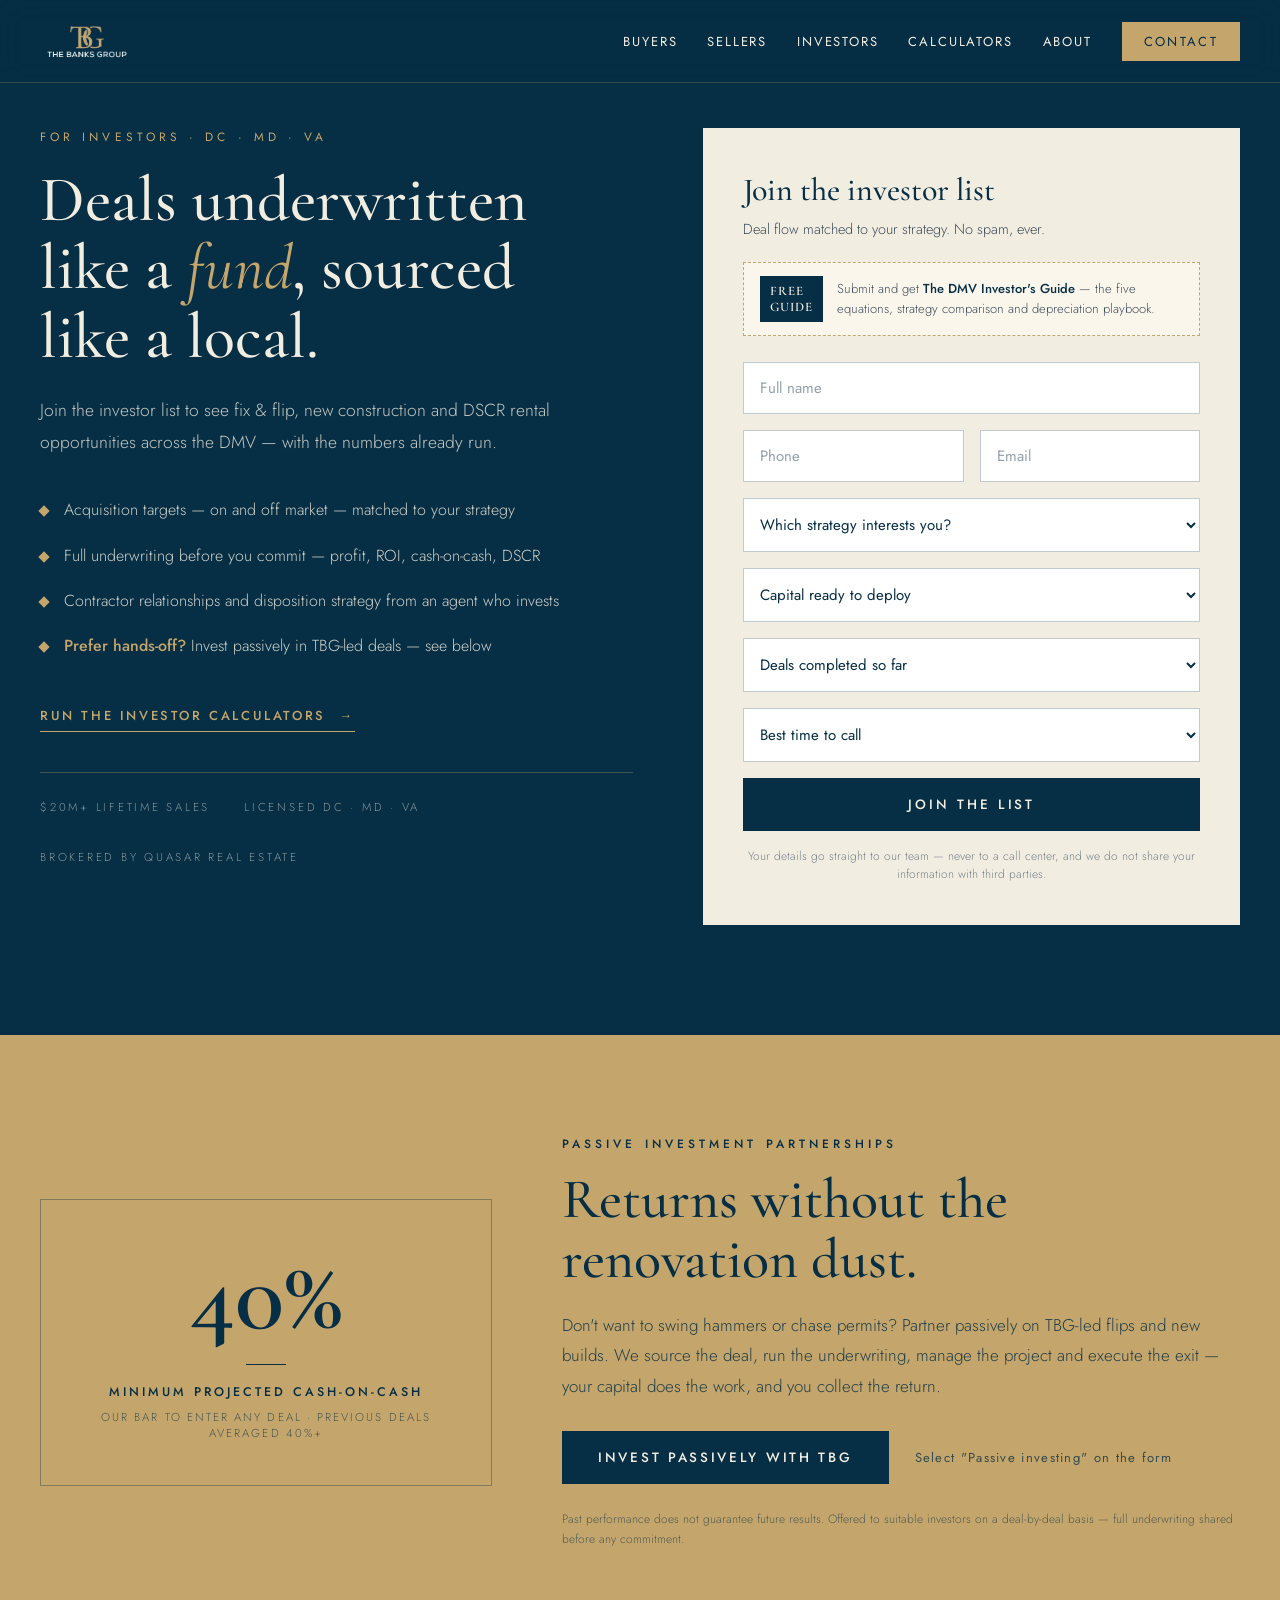
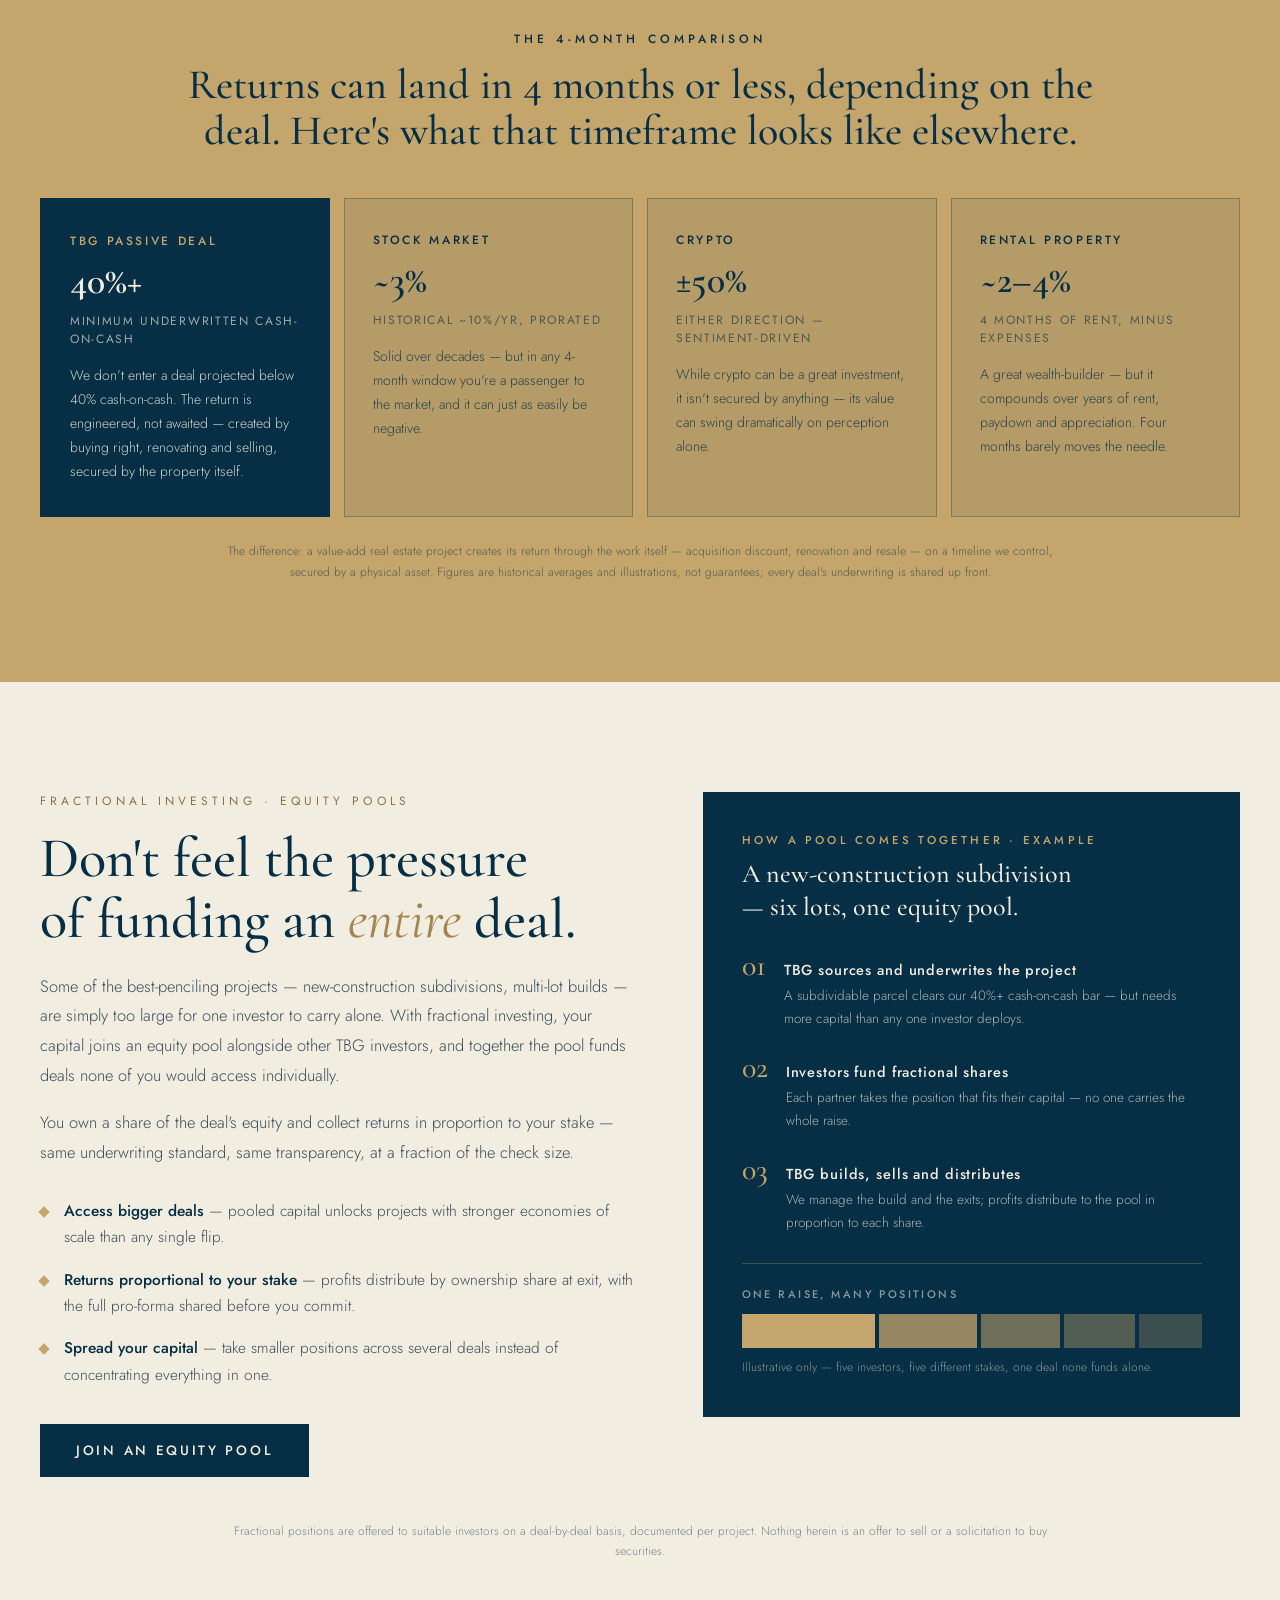
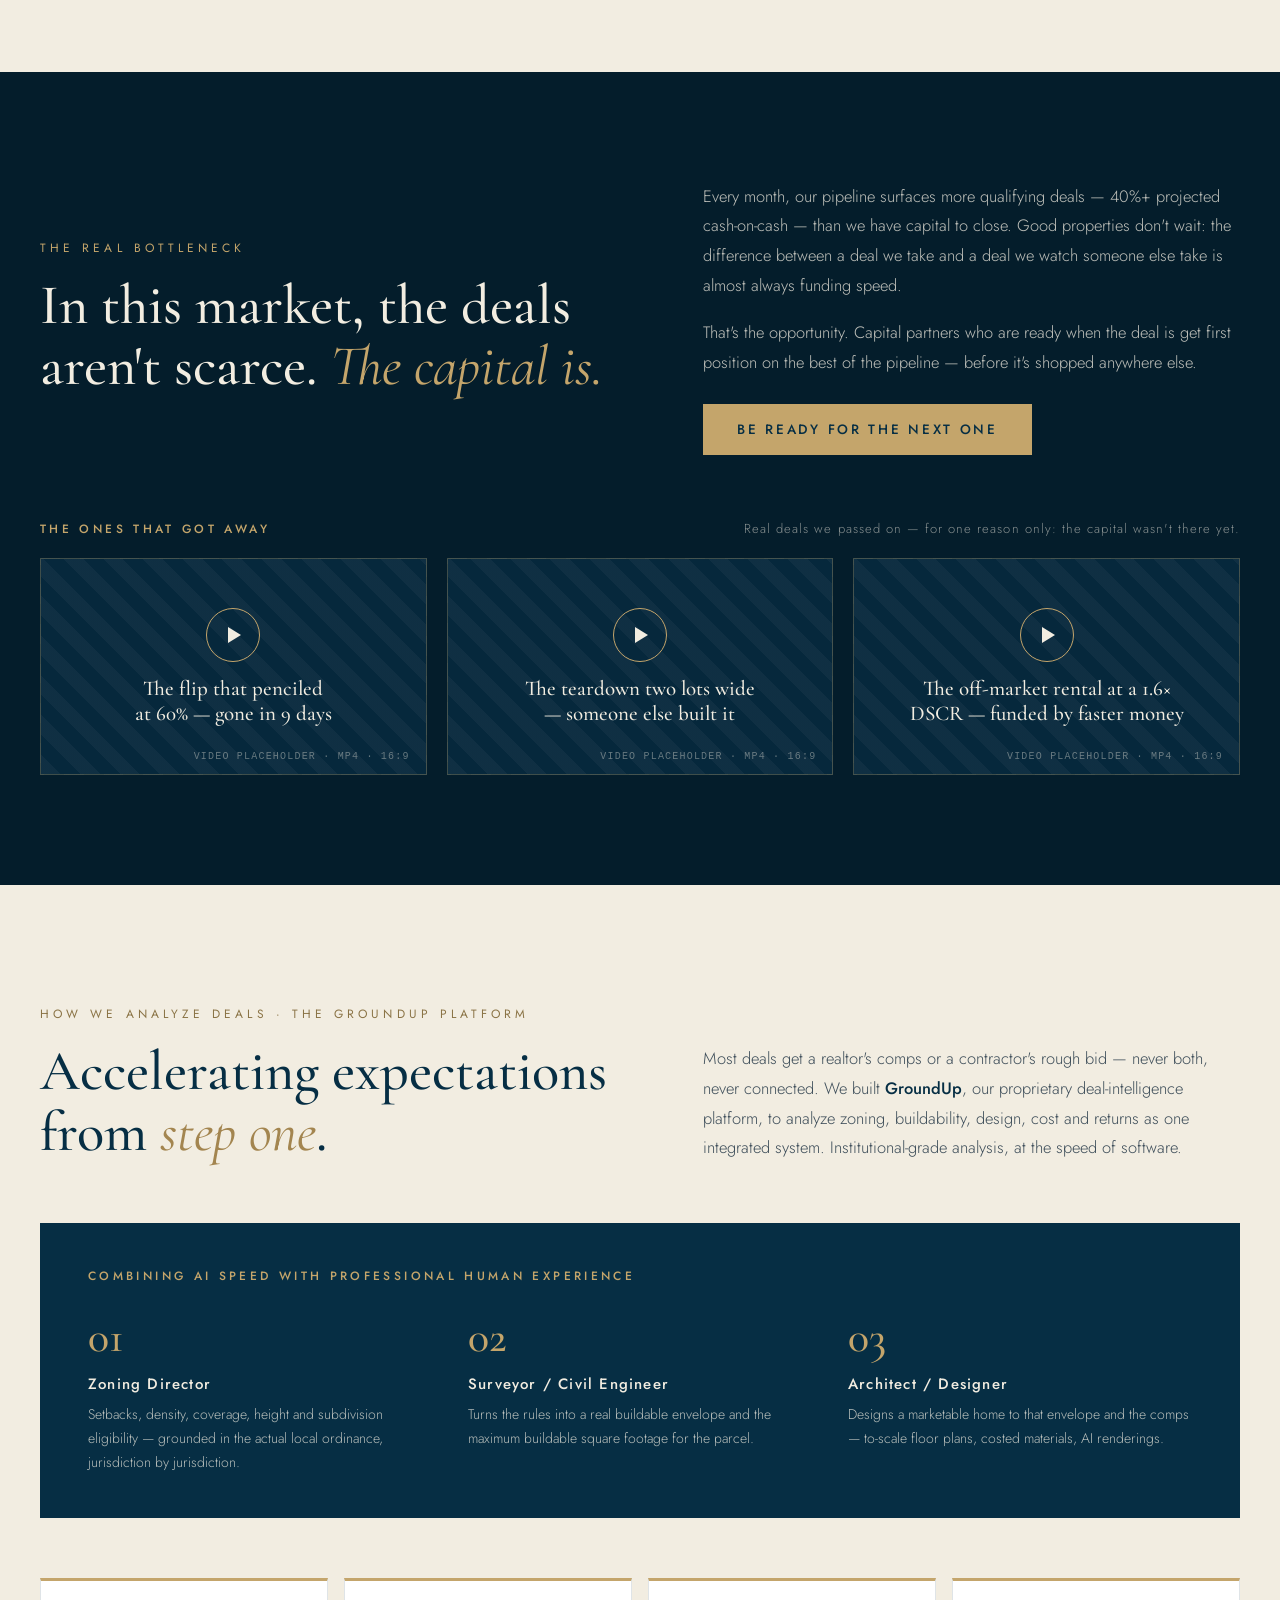
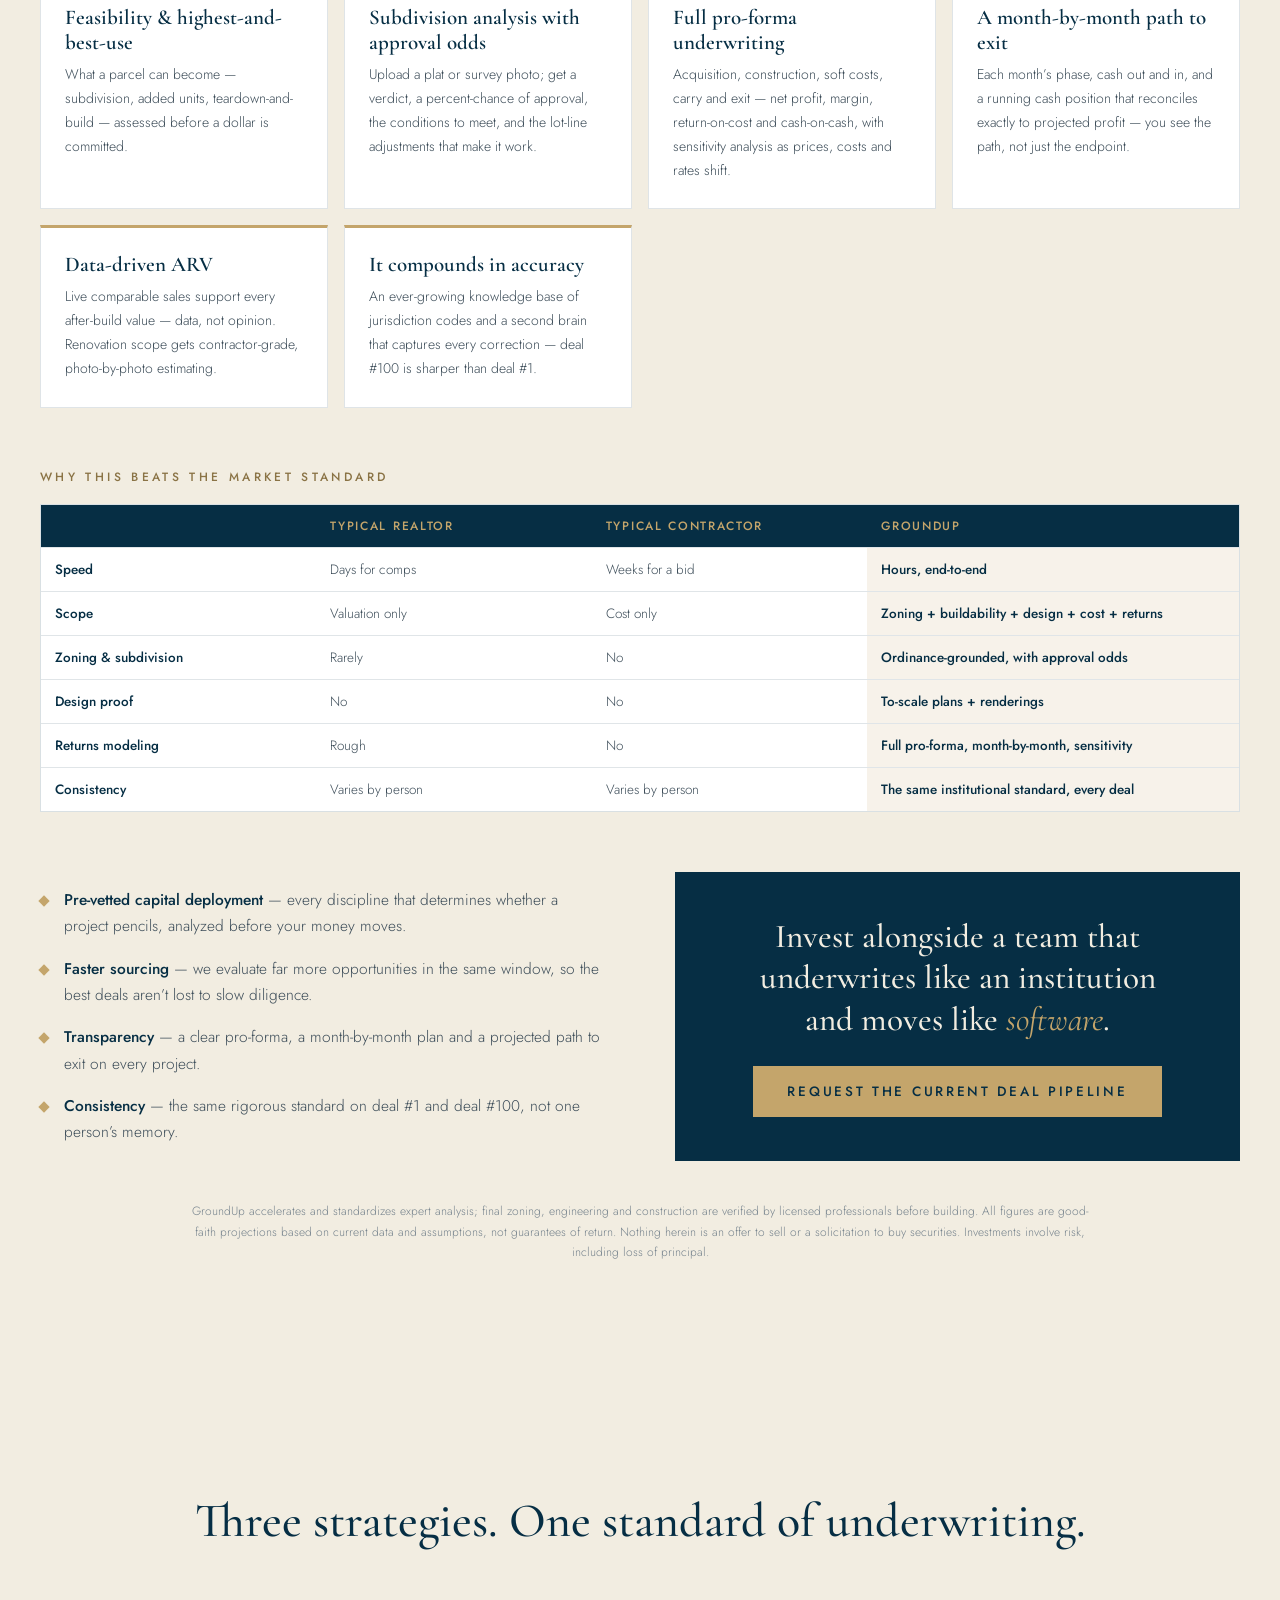
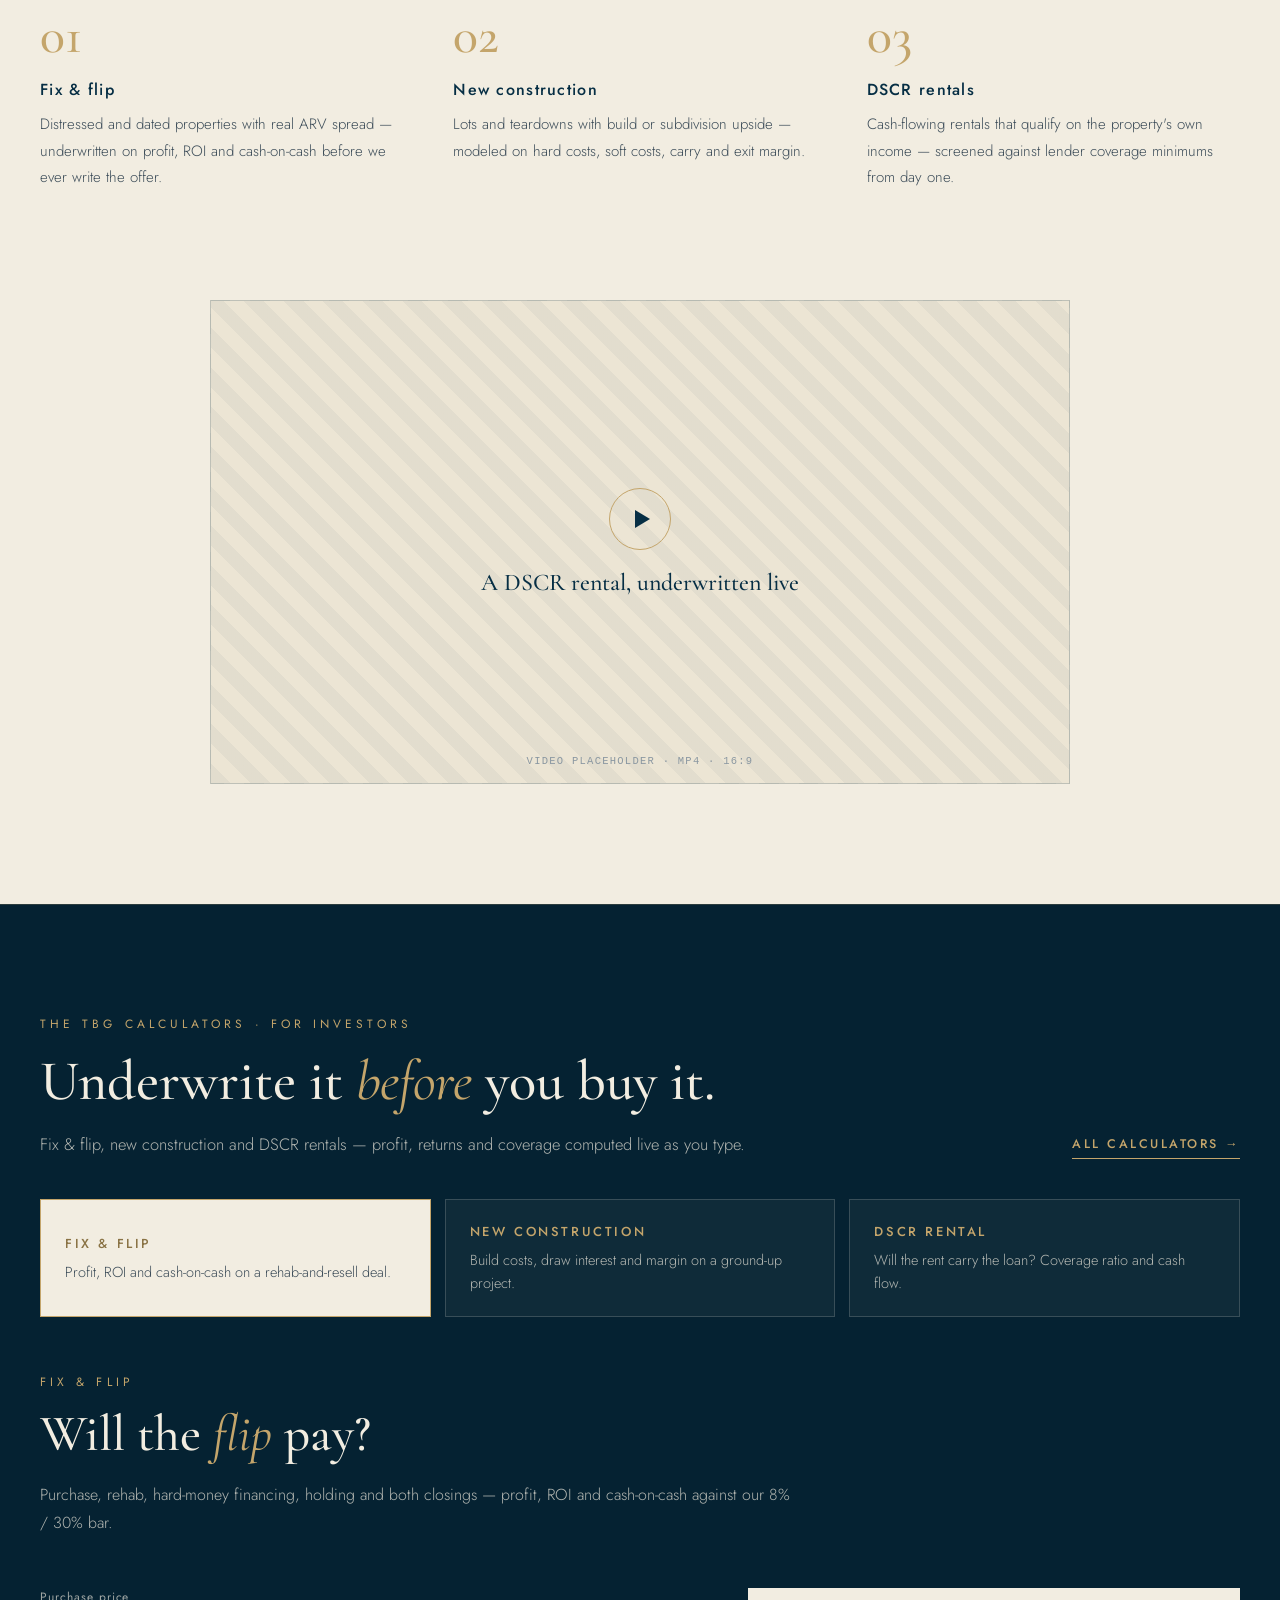
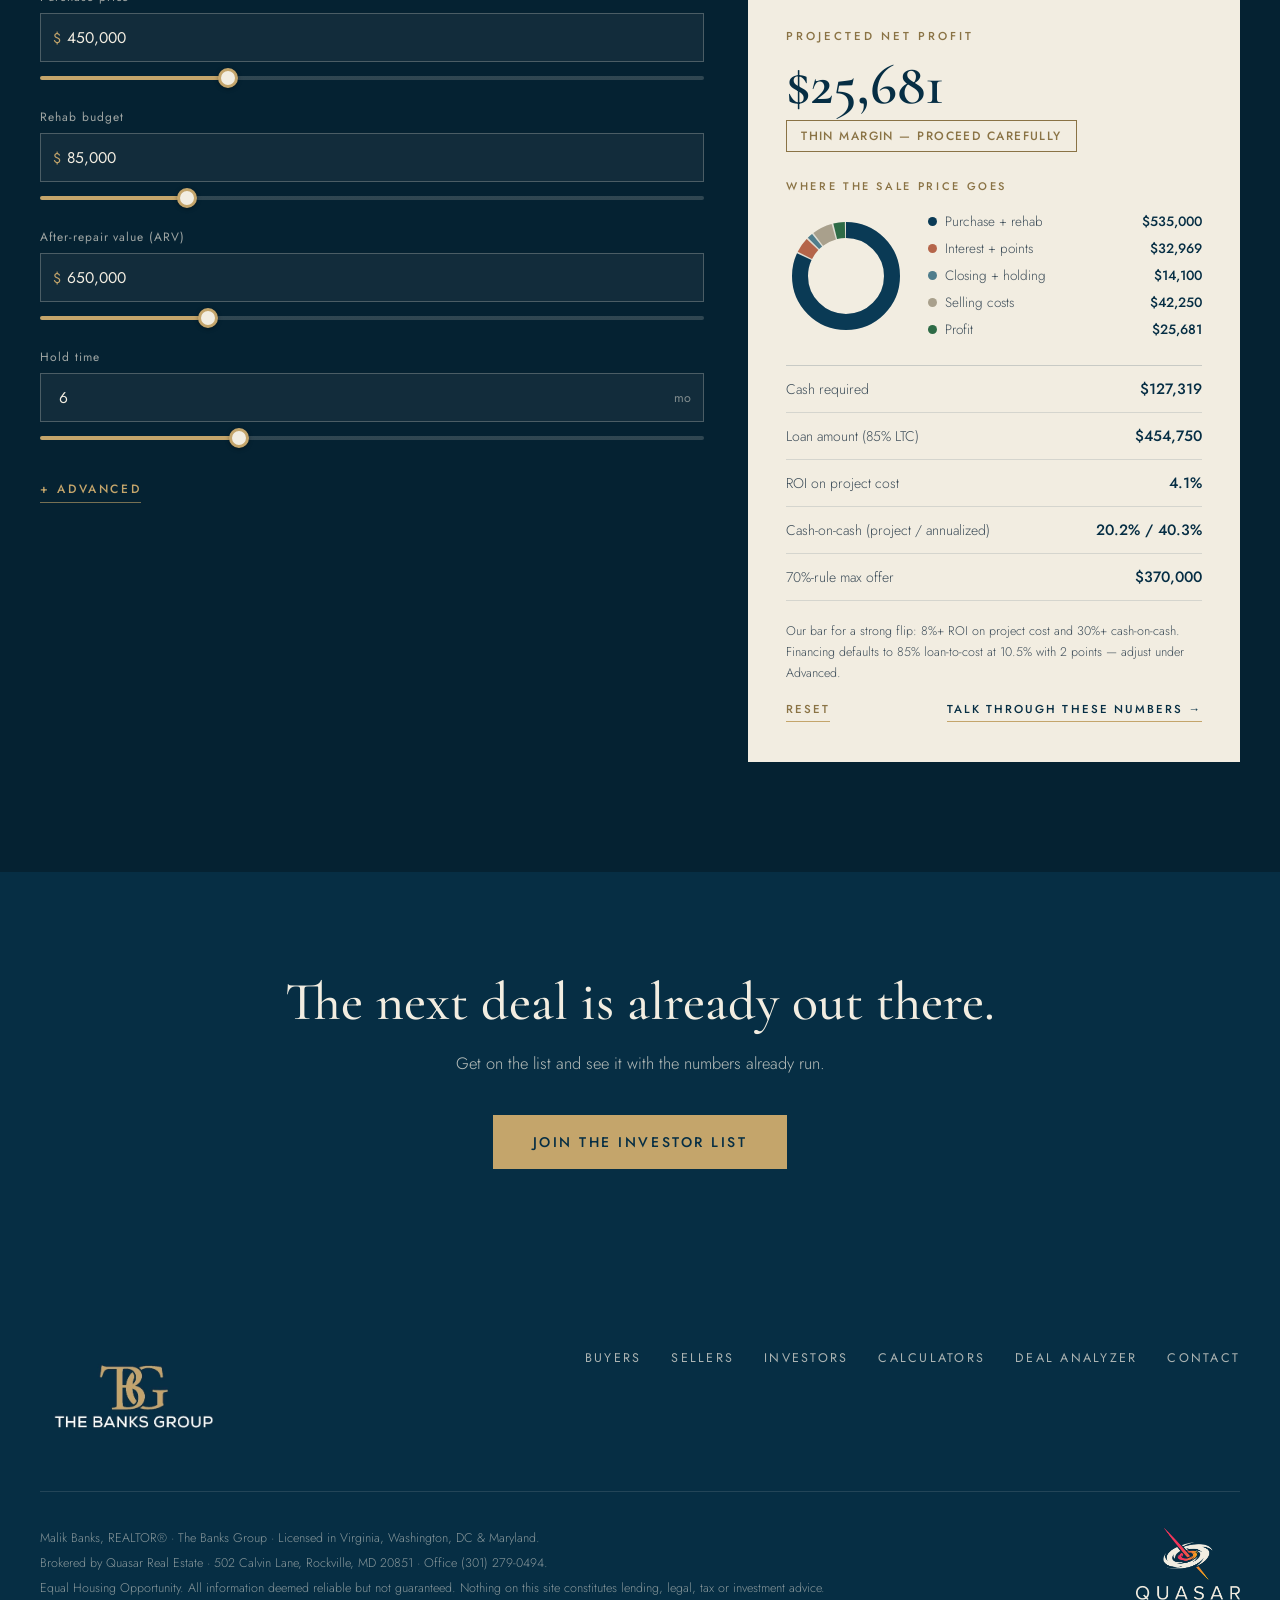
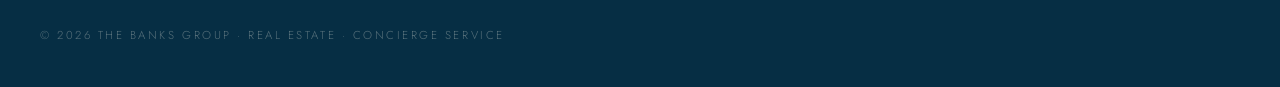
<file: investors.html>
<!DOCTYPE html>
<html lang="en">
<head>
<meta charset="utf-8">
<meta name="viewport" content="width=device-width, initial-scale=1">
<title>Real Estate Investing in the DMV — The Banks Group</title>
<meta name="description" content="Join The Banks Group investor list. Fix & flips, new construction, DSCR rentals and fractional equity pools across DC, Maryland and Virginia — underwritten like a fund.">
<link rel="canonical" href="https://banksgroupdmv.com/investors.html">
<meta property="og:type" content="website">
<meta property="og:site_name" content="The Banks Group">
<meta property="og:title" content="Real Estate Investing in the DMV — The Banks Group">
<meta property="og:description" content="Join The Banks Group investor list. Fix & flips, new construction, DSCR rentals and fractional equity pools across DC, Maryland and Virginia — underwritten like a fund.">
<meta property="og:image" content="https://banksgroupdmv.com/assets/tbg-logo-navy.png">
<meta name="twitter:card" content="summary_large_image">
<link rel="icon" href="assets/tbg-monogram-navy.png">
<link rel="preconnect" href="https://fonts.googleapis.com">
<link rel="preconnect" href="https://fonts.gstatic.com" crossorigin="anonymous">
<link href="https://fonts.googleapis.com/css2?family=Cormorant+Garamond:ital,wght@0,400;0,500;0,600;1,400;1,500&family=Jost:wght@300;400;500&display=swap" rel="stylesheet">
<link rel="stylesheet" href="site.css">
<link rel="stylesheet" href="calculators.css">
</head>
<body style="background: #062e44;">

<header style="position: fixed; top: 0; left: 0; right: 0; z-index: 100; display: flex; align-items: center; justify-content: space-between; padding: 18px clamp(20px, 5vw, 40px); background: rgba(6,46,68,.82); backdrop-filter: blur(14px); border-bottom: 1px solid rgba(196,165,107,.25);">
  <a href="index.html" style="display: flex; align-items: center;"><img src="assets/tbg-logo-transparent.png" alt="The Banks Group" style="height: 46px; display: block;"></a>
  <nav style="display: flex; align-items: center; gap: 30px; font-family: 'Jost', sans-serif; font-weight: 400; font-size: 13px; letter-spacing: .14em; white-space: nowrap;">
    <a href="buyers.html" class="rsp-hide h-gold" style="color: #f2ede1;">BUYERS</a>
    <a href="sellers.html" class="rsp-hide h-gold" style="color: #f2ede1;">SELLERS</a>
    <a href="investors.html" class="rsp-hide h-gold" style="color: #f2ede1;">INVESTORS</a>
    <a href="calculators.html" class="rsp-hide h-gold" style="color: #f2ede1;">CALCULATORS</a>
    <a href="index.html#about" class="rsp-hide h-gold" style="color: #f2ede1;">ABOUT</a>
    <a href="index.html#contact" class="h-goldfill" style="color: #062e44; background: #c4a56b; padding: 10px 22px; letter-spacing: .18em;">CONTACT</a>
  </nav>
</header>

<section style="background: #062e44; padding: 128px clamp(20px, 5vw, 40px) 110px;">
  <div class="rsp-2col" style="max-width: 1200px; margin: 0 auto; display: grid; grid-template-columns: 1.05fr .95fr; gap: 70px; align-items: start;">
    <div style="animation: fadeUp .9s ease .1s both;">
      <div style="font-family: 'Jost', sans-serif; font-weight: 400; font-size: 12px; letter-spacing: .34em; color: #c4a56b;">FOR INVESTORS · DC · MD · VA</div>
      <h1 style="font-family: 'Cormorant Garamond', serif; font-weight: 500; font-size: clamp(42px, 5vw, 68px); line-height: 1.07; color: #f2ede1; margin: 20px 0 24px; text-wrap: balance;">Deals underwritten like a <em style="color: #c4a56b; font-weight: 400;">fund</em>, sourced like a local.</h1>
      <p style="font-family: 'Jost', sans-serif; font-weight: 300; font-size: 17.5px; line-height: 1.8; color: rgba(242,237,225,.8); margin: 0 0 38px; max-width: 520px;">Join the investor list to see fix &amp; flip, new construction and DSCR rental opportunities across the DMV — with the numbers already run.</p>
      <div style="display: flex; flex-direction: column; gap: 18px; margin-bottom: 44px;">
        <div style="display: flex; gap: 16px; align-items: baseline;">
          <span style="flex: 0 0 8px; width: 8px; height: 8px; background: #c4a56b; transform: rotate(45deg);"></span>
          <span style="font-family: 'Jost', sans-serif; font-weight: 300; font-size: 16px; line-height: 1.7; color: rgba(242,237,225,.85);">Acquisition targets — on and off market — matched to your strategy</span>
        </div>
        <div style="display: flex; gap: 16px; align-items: baseline;">
          <span style="flex: 0 0 8px; width: 8px; height: 8px; background: #c4a56b; transform: rotate(45deg);"></span>
          <span style="font-family: 'Jost', sans-serif; font-weight: 300; font-size: 16px; line-height: 1.7; color: rgba(242,237,225,.85);">Full underwriting before you commit — profit, ROI, cash-on-cash, DSCR</span>
        </div>
        <div style="display: flex; gap: 16px; align-items: baseline;">
          <span style="flex: 0 0 8px; width: 8px; height: 8px; background: #c4a56b; transform: rotate(45deg);"></span>
          <span style="font-family: 'Jost', sans-serif; font-weight: 300; font-size: 16px; line-height: 1.7; color: rgba(242,237,225,.85);">Contractor relationships and disposition strategy from an agent who invests</span>
        </div>
        <div style="display: flex; gap: 16px; align-items: baseline;">
          <span style="flex: 0 0 8px; width: 8px; height: 8px; background: #c4a56b; transform: rotate(45deg);"></span>
          <span style="font-family: 'Jost', sans-serif; font-weight: 300; font-size: 16px; line-height: 1.7; color: rgba(242,237,225,.85);"><strong style="font-weight: 500; color: #c4a56b;">Prefer hands-off?</strong> Invest passively in TBG-led deals — see below</span>
        </div>
      </div>
      <a href="#calculators" class="h-gold" style="display: inline-block; margin-bottom: 40px; font-family: 'Jost', sans-serif; font-weight: 500; font-size: 13px; letter-spacing: .2em; color: #c4a56b; border-bottom: 1px solid #c4a56b; padding-bottom: 6px;">RUN THE INVESTOR CALCULATORS&nbsp;&nbsp;→</a>
      <div style="display: flex; gap: 34px; border-top: 1px solid rgba(196,165,107,.3); padding-top: 26px; font-family: 'Jost', sans-serif; font-weight: 300; font-size: 11.5px; letter-spacing: .24em; color: rgba(242,237,225,.55); flex-wrap: wrap;">
      <span>$20M+ LIFETIME SALES</span>
      <span>LICENSED DC · MD · VA</span>
      <span>BROKERED BY QUASAR REAL ESTATE</span>
      </div>
    </div>
    <div id="lead-form" style="background: #f2ede1; padding: 42px clamp(20px, 5vw, 40px); animation: fadeUp .9s ease .3s both;">
      <div id="form-pending">
        <div style="font-family: 'Cormorant Garamond', serif; font-weight: 500; font-size: 32px; color: #062e44; margin-bottom: 8px;">Join the investor list</div>
        <p style="font-family: 'Jost', sans-serif; font-weight: 300; font-size: 14.5px; line-height: 1.7; color: #3d4d59; margin: 0 0 28px;">Deal flow matched to your strategy. No spam, ever.</p>
        <div style="display: flex; align-items: center; gap: 14px; border: 1px dashed #c4a56b; background: #faf6ec; padding: 13px 16px; margin: -8px 0 26px;">
          <span style="flex: 0 0 auto; font-family: 'Cormorant Garamond', serif; font-weight: 600; font-size: 13px; letter-spacing: .08em; color: #f2ede1; background: #062e44; padding: 7px 10px;">FREE<br>GUIDE</span>
          <span style="font-family: 'Jost', sans-serif; font-weight: 300; font-size: 13px; line-height: 1.55; color: #3d4d59;">Submit and get <strong style="font-weight: 500; color: #062e44;">The DMV Investor's Guide</strong> — the five equations, strategy comparison and depreciation playbook.</span>
        </div>
        <form id="lead" style="display: flex; flex-direction: column; gap: 16px;" novalidate>
          <input type="hidden" name="lead_source" value="investors-landing">
          <input required name="name" placeholder="Full name" style="border: 1px solid rgba(6,46,68,.25); background: #ffffff; padding: 14px 16px; font-size: 15px; color: #062e44;">
          <div class="rsp-form2" style="display: grid; grid-template-columns: 1fr 1fr; gap: 16px;">
            <input required name="phone" placeholder="Phone" style="border: 1px solid rgba(6,46,68,.25); background: #ffffff; padding: 14px 16px; font-size: 15px; color: #062e44;">
            <input required type="email" name="email" placeholder="Email" style="border: 1px solid rgba(6,46,68,.25); background: #ffffff; padding: 14px 16px; font-size: 15px; color: #062e44;">
          </div>
          <select required name="strategy" style="border: 1px solid rgba(6,46,68,.25); background: #ffffff; padding: 14px 12px; font-size: 15px; color: #062e44;">
            <option value="">Which strategy interests you?</option>
            <option>Passive investing — fund a deal</option>
            <option>Fractional — join an equity pool</option>
            <option>Fix &amp; flip</option>
            <option>New construction</option>
            <option>DSCR rental / buy &amp; hold</option>
            <option>Multiple / not sure yet</option>
          </select>
          <select required name="capital" style="border: 1px solid rgba(6,46,68,.25); background: #ffffff; padding: 14px 12px; font-size: 15px; color: #062e44;">
            <option value="">Capital ready to deploy</option>
            <option>Under $50k</option>
            <option>$50k – $150k</option>
            <option>$150k – $500k</option>
            <option>$500k+</option>
          </select>
          <select required name="experience" style="border: 1px solid rgba(6,46,68,.25); background: #ffffff; padding: 14px 12px; font-size: 15px; color: #062e44;">
            <option value="">Deals completed so far</option>
            <option>This would be my first</option>
            <option>1–3 deals</option>
            <option>4–10 deals</option>
            <option>10+ deals</option>
          </select>
          <select required name="besttime" style="border: 1px solid rgba(6,46,68,.25); background: #ffffff; padding: 14px 12px; font-size: 15px; color: #062e44;">
            <option value="">Best time to call</option>
            <option>Morning (8am – 12pm)</option>
            <option>Afternoon (12pm – 5pm)</option>
            <option>Evening (5pm – 8pm)</option>
            <option>Weekends</option>
          </select>
          <button type="submit" class="h-navyfill" style="background: #062e44; color: #f2ede1; border: none; cursor: pointer; padding: 17px 0; font-family: 'Jost', sans-serif; font-weight: 500; font-size: 13.5px; letter-spacing: .22em;">JOIN THE LIST</button>
          <div style="font-family: 'Jost', sans-serif; font-weight: 300; font-size: 12px; color: #77848e; text-align: center;">Your details go straight to our team — never to a call center, and we do not share your information with third parties.</div>
        </form>
      </div>
      <div id="form-done" style="display: none;">
        <div style="text-align: center; padding: 50px 10px;">
          <div style="font-family: 'Cormorant Garamond', serif; font-weight: 500; font-size: 40px; color: #062e44; margin-bottom: 14px;">Welcome aboard.</div>
          <p style="font-family: 'Jost', sans-serif; font-weight: 300; font-size: 15.5px; line-height: 1.8; color: #3d4d59; margin: 0 0 26px;">Malik will reach out within one business day to talk strategy. Have a deal on the table right now?</p>
          <a href="tel:2026699634" class="h-goldfill" style="display: inline-block; background: #c4a56b; color: #062e44; font-family: 'Jost', sans-serif; font-weight: 500; font-size: 13px; letter-spacing: .18em; padding: 15px 32px;">CALL 202.669.9634</a>
          <div style="margin-top: 20px; display: flex; flex-direction: column; gap: 14px; align-items: center;">
            <a href="guide-investors.html" class="h-golddim" style="font-family: 'Jost', sans-serif; font-weight: 500; font-size: 13px; letter-spacing: .18em; color: #062e44; border-bottom: 1px solid #c4a56b; padding-bottom: 5px;">READ THE INVESTOR'S GUIDE →</a>
            <a href="guide-zoning.html" class="h-golddim" style="font-family: 'Jost', sans-serif; font-weight: 500; font-size: 13px; letter-spacing: .18em; color: #062e44; border-bottom: 1px solid #c4a56b; padding-bottom: 5px;">GET THE ZONING GUIDE →</a>
          </div>
          <div style="margin-top: 22px;"><button id="reset-form" style="background: none; border: none; cursor: pointer; font-family: 'Jost', sans-serif; font-weight: 500; font-size: 12px; letter-spacing: .18em; color: #8a7345; border-bottom: 1px solid #c4a56b; padding: 0 0 4px;">SEND ANOTHER REQUEST</button></div>
        </div>
      </div>
    </div>
  </div>
</section>

<section style="background: #c4a56b; padding: 100px clamp(20px, 5vw, 40px);">
  <div class="rsp-2col" style="max-width: 1200px; margin: 0 auto; display: grid; grid-template-columns: .8fr 1.2fr; gap: 70px; align-items: center;">
    <div style="border: 1px solid rgba(6,46,68,.35); padding: 44px 36px; text-align: center;">
      <div style="font-family: 'Cormorant Garamond', serif; font-weight: 600; font-size: clamp(80px, 8vw, 118px); line-height: 1; color: #062e44;">40%</div>
      <div style="width: 40px; height: 1px; background: #062e44; margin: 18px auto;"></div>
      <div style="font-family: 'Jost', sans-serif; font-weight: 500; font-size: 12.5px; letter-spacing: .24em; color: #062e44;">MINIMUM PROJECTED CASH-ON-CASH</div>
      <div style="font-family: 'Jost', sans-serif; font-weight: 300; font-size: 11.5px; letter-spacing: .18em; color: rgba(6,46,68,.65); margin-top: 8px;">OUR BAR TO ENTER ANY DEAL · PREVIOUS DEALS AVERAGED 40%+</div>
    </div>
    <div>
      <div style="font-family: 'Jost', sans-serif; font-weight: 500; font-size: 12px; letter-spacing: .34em; color: #062e44;">PASSIVE INVESTMENT PARTNERSHIPS</div>
      <h2 style="font-family: 'Cormorant Garamond', serif; font-weight: 500; font-size: clamp(38px, 4.4vw, 56px); line-height: 1.08; color: #062e44; margin: 16px 0 20px;">Returns without the renovation dust.</h2>
      <p style="font-family: 'Jost', sans-serif; font-weight: 300; font-size: 17px; line-height: 1.8; color: rgba(6,46,68,.85); margin: 0 0 30px;">Don't want to swing hammers or chase permits? Partner passively on TBG-led flips and new builds. We source the deal, run the underwriting, manage the project and execute the exit — your capital does the work, and you collect the return.</p>
      <div style="display: flex; align-items: center; gap: 26px; flex-wrap: wrap;">
        <a href="#lead-form" class="h-navyfill" style="display: inline-block; background: #062e44; color: #f2ede1; font-family: 'Jost', sans-serif; font-weight: 500; font-size: 13.5px; letter-spacing: .2em; padding: 17px 36px;">INVEST PASSIVELY WITH TBG</a>
        <span style="font-family: 'Jost', sans-serif; font-weight: 400; font-size: 13px; letter-spacing: .1em; color: rgba(6,46,68,.75);">Select "Passive investing" on the form</span>
      </div>
      <p style="font-family: 'Jost', sans-serif; font-weight: 300; font-size: 12px; line-height: 1.65; color: rgba(6,46,68,.6); margin: 26px 0 0;">Past performance does not guarantee future results. Offered to suitable investors on a deal-by-deal basis — full underwriting shared before any commitment.</p>
    </div>
  </div>
  <div style="max-width: 1200px; margin: 80px auto 0;">
    <div style="text-align: center; margin-bottom: 44px;">
      <div style="font-family: 'Jost', sans-serif; font-weight: 500; font-size: 12px; letter-spacing: .34em; color: #062e44;">THE 4-MONTH COMPARISON</div>
      <h3 style="font-family: 'Cormorant Garamond', serif; font-weight: 500; font-size: clamp(30px, 3.4vw, 42px); line-height: 1.1; color: #062e44; margin: 14px 0 0; text-wrap: balance;">Returns can land in 4 months or less, depending on the deal. Here's what that timeframe looks like elsewhere.</h3>
    </div>
    <div style="display: grid; grid-template-columns: repeat(auto-fit, minmax(240px, 1fr)); gap: 14px; align-items: stretch;">
      <div style="background: #062e44; padding: 32px 28px; display: flex; flex-direction: column; gap: 12px; border: 2px solid #062e44;">
        <div style="font-family: 'Jost', sans-serif; font-weight: 500; font-size: 12px; letter-spacing: .22em; color: #c4a56b;">TBG PASSIVE DEAL</div>
        <div style="font-family: 'Cormorant Garamond', serif; font-weight: 600; font-size: 38px; line-height: 1; color: #f2ede1;">40%+</div>
        <div style="font-family: 'Jost', sans-serif; font-weight: 400; font-size: 12px; letter-spacing: .14em; color: rgba(242,237,225,.65);">MINIMUM UNDERWRITTEN CASH-ON-CASH</div>
        <p style="font-family: 'Jost', sans-serif; font-weight: 300; font-size: 14px; line-height: 1.7; color: rgba(242,237,225,.85); margin: 4px 0 0;">We don’t enter a deal projected below 40% cash-on-cash. The return is engineered, not awaited — created by buying right, renovating and selling, secured by the property itself.</p>
      </div>
      <div style="background: rgba(6,46,68,.08); border: 1px solid rgba(6,46,68,.3); padding: 32px 28px; display: flex; flex-direction: column; gap: 12px;">
        <div style="font-family: 'Jost', sans-serif; font-weight: 500; font-size: 12px; letter-spacing: .22em; color: #062e44;">STOCK MARKET</div>
        <div style="font-family: 'Cormorant Garamond', serif; font-weight: 600; font-size: 38px; line-height: 1; color: #062e44;">~3%</div>
        <div style="font-family: 'Jost', sans-serif; font-weight: 400; font-size: 12px; letter-spacing: .14em; color: rgba(6,46,68,.6);">HISTORICAL ~10%/YR, PRORATED</div>
        <p style="font-family: 'Jost', sans-serif; font-weight: 300; font-size: 14px; line-height: 1.7; color: rgba(6,46,68,.8); margin: 4px 0 0;">Solid over decades — but in any 4-month window you're a passenger to the market, and it can just as easily be negative.</p>
      </div>
      <div style="background: rgba(6,46,68,.08); border: 1px solid rgba(6,46,68,.3); padding: 32px 28px; display: flex; flex-direction: column; gap: 12px;">
        <div style="font-family: 'Jost', sans-serif; font-weight: 500; font-size: 12px; letter-spacing: .22em; color: #062e44;">CRYPTO</div>
        <div style="font-family: 'Cormorant Garamond', serif; font-weight: 600; font-size: 38px; line-height: 1; color: #062e44;">±50%</div>
        <div style="font-family: 'Jost', sans-serif; font-weight: 400; font-size: 12px; letter-spacing: .14em; color: rgba(6,46,68,.6);">EITHER DIRECTION — SENTIMENT-DRIVEN</div>
        <p style="font-family: 'Jost', sans-serif; font-weight: 300; font-size: 14px; line-height: 1.7; color: rgba(6,46,68,.8); margin: 4px 0 0;">While crypto can be a great investment, it isn't secured by anything — its value can swing dramatically on perception alone.</p>
      </div>
      <div style="background: rgba(6,46,68,.08); border: 1px solid rgba(6,46,68,.3); padding: 32px 28px; display: flex; flex-direction: column; gap: 12px;">
        <div style="font-family: 'Jost', sans-serif; font-weight: 500; font-size: 12px; letter-spacing: .22em; color: #062e44;">RENTAL PROPERTY</div>
        <div style="font-family: 'Cormorant Garamond', serif; font-weight: 600; font-size: 38px; line-height: 1; color: #062e44;">~2–4%</div>
        <div style="font-family: 'Jost', sans-serif; font-weight: 400; font-size: 12px; letter-spacing: .14em; color: rgba(6,46,68,.6);">4 MONTHS OF RENT, MINUS EXPENSES</div>
        <p style="font-family: 'Jost', sans-serif; font-weight: 300; font-size: 14px; line-height: 1.7; color: rgba(6,46,68,.8); margin: 4px 0 0;">A great wealth-builder — but it compounds over years of rent, paydown and appreciation. Four months barely moves the needle.</p>
      </div>
    </div>
    <p style="font-family: 'Jost', sans-serif; font-weight: 300; font-size: 12px; line-height: 1.7; color: rgba(6,46,68,.6); margin: 24px auto 0; max-width: 860px; text-align: center;">The difference: a value-add real estate project creates its return through the work itself — acquisition discount, renovation and resale — on a timeline we control, secured by a physical asset. Figures are historical averages and illustrations, not guarantees; every deal's underwriting is shared up front.</p>
  </div>
</section>

<section style="background: #f2ede1; padding: 110px clamp(20px, 5vw, 40px);">
  <div style="max-width: 1200px; margin: 0 auto;">
    <div class="rsp-2col" style="display: grid; grid-template-columns: 1.05fr .95fr; gap: 70px; align-items: start;">
      <div>
        <div style="font-family: 'Jost', sans-serif; font-weight: 400; font-size: 12px; letter-spacing: .34em; color: #8a7345;">FRACTIONAL INVESTING · EQUITY POOLS</div>
        <h2 style="font-family: 'Cormorant Garamond', serif; font-weight: 500; font-size: clamp(38px, 4.4vw, 58px); line-height: 1.08; color: #062e44; margin: 18px 0 22px; text-wrap: balance;">Don't feel the pressure of funding an <em style="color: #a3854f; font-weight: 400;">entire</em> deal.</h2>
        <p style="font-family: 'Jost', sans-serif; font-weight: 300; font-size: 16.5px; line-height: 1.8; color: #3d4d59; margin: 0 0 18px;">Some of the best-penciling projects — new-construction subdivisions, multi-lot builds — are simply too large for one investor to carry alone. With fractional investing, your capital joins an equity pool alongside other TBG investors, and together the pool funds deals none of you would access individually.</p>
        <p style="font-family: 'Jost', sans-serif; font-weight: 300; font-size: 16.5px; line-height: 1.8; color: #3d4d59; margin: 0 0 30px;">You own a share of the deal's equity and collect returns in proportion to your stake — same underwriting standard, same transparency, at a fraction of the check size.</p>
        <div style="display: flex; flex-direction: column; gap: 16px; margin-bottom: 36px;">
          <div style="display: flex; gap: 16px; align-items: baseline;">
            <span style="flex: 0 0 8px; width: 8px; height: 8px; background: #c4a56b; transform: rotate(45deg);"></span>
            <span style="font-family: 'Jost', sans-serif; font-weight: 300; font-size: 15.5px; line-height: 1.7; color: #3d4d59;"><strong style="font-weight: 500; color: #062e44;">Access bigger deals</strong> — pooled capital unlocks projects with stronger economies of scale than any single flip.</span>
          </div>
          <div style="display: flex; gap: 16px; align-items: baseline;">
            <span style="flex: 0 0 8px; width: 8px; height: 8px; background: #c4a56b; transform: rotate(45deg);"></span>
            <span style="font-family: 'Jost', sans-serif; font-weight: 300; font-size: 15.5px; line-height: 1.7; color: #3d4d59;"><strong style="font-weight: 500; color: #062e44;">Returns proportional to your stake</strong> — profits distribute by ownership share at exit, with the full pro-forma shared before you commit.</span>
          </div>
          <div style="display: flex; gap: 16px; align-items: baseline;">
            <span style="flex: 0 0 8px; width: 8px; height: 8px; background: #c4a56b; transform: rotate(45deg);"></span>
            <span style="font-family: 'Jost', sans-serif; font-weight: 300; font-size: 15.5px; line-height: 1.7; color: #3d4d59;"><strong style="font-weight: 500; color: #062e44;">Spread your capital</strong> — take smaller positions across several deals instead of concentrating everything in one.</span>
          </div>
        </div>
        <a href="#lead-form" class="h-navyfill" style="display: inline-block; background: #062e44; color: #f2ede1; font-family: 'Jost', sans-serif; font-weight: 500; font-size: 13.5px; letter-spacing: .2em; padding: 17px 36px;">JOIN AN EQUITY POOL</a>
      </div>
      <div style="background: #062e44; padding: 40px clamp(24px, 3vw, 40px);">
        <div style="font-family: 'Jost', sans-serif; font-weight: 500; font-size: 11.5px; letter-spacing: .28em; color: #c4a56b; margin-bottom: 10px;">HOW A POOL COMES TOGETHER · EXAMPLE</div>
        <div style="font-family: 'Cormorant Garamond', serif; font-weight: 500; font-size: 26px; line-height: 1.25; color: #f2ede1; margin-bottom: 28px; text-wrap: balance;">A new-construction subdivision — six lots, one equity pool.</div>
        <div style="display: flex; flex-direction: column; gap: 22px;">
          <div style="display: flex; gap: 18px; align-items: baseline;">
            <div style="flex: 0 0 auto; font-family: 'Cormorant Garamond', serif; font-weight: 500; font-size: 30px; line-height: 1; color: #c4a56b;">01</div>
            <div>
              <div style="font-family: 'Jost', sans-serif; font-weight: 500; font-size: 14.5px; letter-spacing: .06em; color: #f2ede1; margin-bottom: 5px;">TBG sources and underwrites the project</div>
              <div style="font-family: 'Jost', sans-serif; font-weight: 300; font-size: 13.5px; line-height: 1.7; color: rgba(242,237,225,.7);">A subdividable parcel clears our 40%+ cash-on-cash bar — but needs more capital than any one investor deploys.</div>
            </div>
          </div>
          <div style="display: flex; gap: 18px; align-items: baseline;">
            <div style="flex: 0 0 auto; font-family: 'Cormorant Garamond', serif; font-weight: 500; font-size: 30px; line-height: 1; color: #c4a56b;">02</div>
            <div>
              <div style="font-family: 'Jost', sans-serif; font-weight: 500; font-size: 14.5px; letter-spacing: .06em; color: #f2ede1; margin-bottom: 5px;">Investors fund fractional shares</div>
              <div style="font-family: 'Jost', sans-serif; font-weight: 300; font-size: 13.5px; line-height: 1.7; color: rgba(242,237,225,.7);">Each partner takes the position that fits their capital — no one carries the whole raise.</div>
            </div>
          </div>
          <div style="display: flex; gap: 18px; align-items: baseline;">
            <div style="flex: 0 0 auto; font-family: 'Cormorant Garamond', serif; font-weight: 500; font-size: 30px; line-height: 1; color: #c4a56b;">03</div>
            <div>
              <div style="font-family: 'Jost', sans-serif; font-weight: 500; font-size: 14.5px; letter-spacing: .06em; color: #f2ede1; margin-bottom: 5px;">TBG builds, sells and distributes</div>
              <div style="font-family: 'Jost', sans-serif; font-weight: 300; font-size: 13.5px; line-height: 1.7; color: rgba(242,237,225,.7);">We manage the build and the exits; profits distribute to the pool in proportion to each share.</div>
            </div>
          </div>
        </div>
        <div style="border-top: 1px solid rgba(196,165,107,.3); margin-top: 28px; padding-top: 22px;">
          <div style="font-family: 'Jost', sans-serif; font-weight: 500; font-size: 11px; letter-spacing: .22em; color: rgba(242,237,225,.55); margin-bottom: 12px;">ONE RAISE, MANY POSITIONS</div>
          <div style="display: flex; gap: 4px; height: 34px;">
            <div style="flex: 30; background: #c4a56b;"></div>
            <div style="flex: 22; background: rgba(196,165,107,.75);"></div>
            <div style="flex: 18; background: rgba(196,165,107,.55);"></div>
            <div style="flex: 16; background: rgba(196,165,107,.4);"></div>
            <div style="flex: 14; background: rgba(196,165,107,.28);"></div>
          </div>
          <div style="font-family: 'Jost', sans-serif; font-weight: 300; font-size: 12px; line-height: 1.6; color: rgba(242,237,225,.55); margin-top: 10px;">Illustrative only — five investors, five different stakes, one deal none funds alone.</div>
        </div>
      </div>
    </div>
    <p style="font-family: 'Jost', sans-serif; font-weight: 300; font-size: 12px; line-height: 1.7; color: #77848e; margin: 44px auto 0; max-width: 860px; text-align: center;">Fractional positions are offered to suitable investors on a deal-by-deal basis, documented per project. Nothing herein is an offer to sell or a solicitation to buy securities.</p>
  </div>
</section>

<section style="background: #041d2b; padding: 110px clamp(20px, 5vw, 40px);">
  <div style="max-width: 1200px; margin: 0 auto;">
    <div class="rsp-2col" style="display: grid; grid-template-columns: 1.05fr .95fr; gap: 70px; align-items: center; margin-bottom: 64px;">
      <div>
        <div style="font-family: 'Jost', sans-serif; font-weight: 400; font-size: 12px; letter-spacing: .34em; color: #c4a56b;">THE REAL BOTTLENECK</div>
        <h2 style="font-family: 'Cormorant Garamond', serif; font-weight: 500; font-size: clamp(38px, 4.4vw, 58px); line-height: 1.08; color: #f2ede1; margin: 18px 0 0; text-wrap: balance;">In this market, the deals aren't scarce. <em style="color: #c4a56b; font-weight: 400;">The capital is.</em></h2>
      </div>
      <div>
        <p style="font-family: 'Jost', sans-serif; font-weight: 300; font-size: 16.5px; line-height: 1.8; color: rgba(242,237,225,.78); margin: 0 0 18px;">Every month, our pipeline surfaces more qualifying deals — 40%+ projected cash-on-cash — than we have capital to close. Good properties don't wait: the difference between a deal we take and a deal we watch someone else take is almost always funding speed.</p>
        <p style="font-family: 'Jost', sans-serif; font-weight: 300; font-size: 16.5px; line-height: 1.8; color: rgba(242,237,225,.78); margin: 0 0 26px;">That's the opportunity. Capital partners who are ready when the deal is get first position on the best of the pipeline — before it's shopped anywhere else.</p>
        <a href="#lead-form" class="h-goldfill" style="display: inline-block; background: #c4a56b; color: #062e44; font-family: 'Jost', sans-serif; font-weight: 500; font-size: 13.5px; letter-spacing: .2em; padding: 16px 34px;">BE READY FOR THE NEXT ONE</a>
      </div>
    </div>
    <div style="display: flex; align-items: baseline; justify-content: space-between; gap: 24px; margin-bottom: 20px; flex-wrap: wrap;">
      <div style="font-family: 'Jost', sans-serif; font-weight: 500; font-size: 12px; letter-spacing: .28em; color: #c4a56b;">THE ONES THAT GOT AWAY</div>
      <div style="font-family: 'Jost', sans-serif; font-weight: 300; font-size: 13px; letter-spacing: .08em; color: rgba(242,237,225,.55);">Real deals we passed on — for one reason only: the capital wasn't there yet.</div>
    </div>
    <div style="display: grid; grid-template-columns: repeat(auto-fit, minmax(280px, 1fr)); gap: 20px;">
      <div style="aspect-ratio: 16 / 9; border: 1px solid rgba(196,165,107,.3); background: repeating-linear-gradient(45deg, rgba(242,237,225,.04) 0 14px, transparent 14px 28px), #06283c; display: flex; flex-direction: column; align-items: center; justify-content: center; gap: 14px; position: relative;">
        <div style="width: 54px; height: 54px; border: 1px solid #c4a56b; border-radius: 50%; display: grid; place-items: center;">
          <div style="width: 0; height: 0; border-left: 13px solid #f2ede1; border-top: 8px solid transparent; border-bottom: 8px solid transparent; margin-left: 3px;"></div>
        </div>
        <div style="font-family: 'Cormorant Garamond', serif; font-weight: 500; font-size: 21px; color: #f2ede1; text-align: center; padding: 0 28px; text-wrap: balance;">The flip that penciled at 60% — gone in 9 days</div>
        <div style="position: absolute; bottom: 12px; right: 16px; font-family: monospace; font-size: 10px; letter-spacing: .12em; color: rgba(242,237,225,.4);">VIDEO PLACEHOLDER · MP4 · 16:9</div>
      </div>
      <div style="aspect-ratio: 16 / 9; border: 1px solid rgba(196,165,107,.3); background: repeating-linear-gradient(45deg, rgba(242,237,225,.04) 0 14px, transparent 14px 28px), #06283c; display: flex; flex-direction: column; align-items: center; justify-content: center; gap: 14px; position: relative;">
        <div style="width: 54px; height: 54px; border: 1px solid #c4a56b; border-radius: 50%; display: grid; place-items: center;">
          <div style="width: 0; height: 0; border-left: 13px solid #f2ede1; border-top: 8px solid transparent; border-bottom: 8px solid transparent; margin-left: 3px;"></div>
        </div>
        <div style="font-family: 'Cormorant Garamond', serif; font-weight: 500; font-size: 21px; color: #f2ede1; text-align: center; padding: 0 28px; text-wrap: balance;">The teardown two lots wide — someone else built it</div>
        <div style="position: absolute; bottom: 12px; right: 16px; font-family: monospace; font-size: 10px; letter-spacing: .12em; color: rgba(242,237,225,.4);">VIDEO PLACEHOLDER · MP4 · 16:9</div>
      </div>
      <div style="aspect-ratio: 16 / 9; border: 1px solid rgba(196,165,107,.3); background: repeating-linear-gradient(45deg, rgba(242,237,225,.04) 0 14px, transparent 14px 28px), #06283c; display: flex; flex-direction: column; align-items: center; justify-content: center; gap: 14px; position: relative;">
        <div style="width: 54px; height: 54px; border: 1px solid #c4a56b; border-radius: 50%; display: grid; place-items: center;">
          <div style="width: 0; height: 0; border-left: 13px solid #f2ede1; border-top: 8px solid transparent; border-bottom: 8px solid transparent; margin-left: 3px;"></div>
        </div>
        <div style="font-family: 'Cormorant Garamond', serif; font-weight: 500; font-size: 21px; color: #f2ede1; text-align: center; padding: 0 28px; text-wrap: balance;">The off-market rental at a 1.6× DSCR — funded by faster money</div>
        <div style="position: absolute; bottom: 12px; right: 16px; font-family: monospace; font-size: 10px; letter-spacing: .12em; color: rgba(242,237,225,.4);">VIDEO PLACEHOLDER · MP4 · 16:9</div>
      </div>
    </div>
  </div>
</section>

<section style="background: #f2ede1; padding: 120px clamp(20px, 5vw, 40px);">
  <div style="max-width: 1200px; margin: 0 auto;">
    <div class="rsp-2col" style="display: grid; grid-template-columns: 1.05fr .95fr; gap: 70px; align-items: end; margin-bottom: 60px;">
      <div>
        <div style="font-family: 'Jost', sans-serif; font-weight: 400; font-size: 12px; letter-spacing: .34em; color: #8a7345;">HOW WE ANALYZE DEALS · THE GROUNDUP PLATFORM</div>
        <h2 style="font-family: 'Cormorant Garamond', serif; font-weight: 500; font-size: clamp(38px, 4.4vw, 58px); line-height: 1.08; color: #062e44; margin: 18px 0 0; text-wrap: balance;">Accelerating expectations from <em style="color: #a3854f; font-weight: 400;">step one</em>.</h2>
      </div>
      <div>
        <p style="font-family: 'Jost', sans-serif; font-weight: 300; font-size: 16.5px; line-height: 1.8; color: #3d4d59; margin: 0;">Most deals get a realtor's comps or a contractor's rough bid — never both, never connected. We built <strong style="font-weight: 500; color: #062e44;">GroundUp</strong>, our proprietary deal-intelligence platform, to analyze zoning, buildability, design, cost and returns as one integrated system. Institutional-grade analysis, at the speed of software.</p>
      </div>
    </div>

    <div style="background: #062e44; padding: 44px clamp(24px, 4vw, 48px); margin-bottom: 60px;">
      <div style="font-family: 'Jost', sans-serif; font-weight: 500; font-size: 12px; letter-spacing: .28em; color: #c4a56b; margin-bottom: 30px;">COMBINING AI SPEED WITH PROFESSIONAL HUMAN EXPERIENCE</div>
      <div style="display: grid; grid-template-columns: repeat(auto-fit, minmax(240px, 1fr)); gap: 36px;">
        <div>
          <div style="font-family: 'Cormorant Garamond', serif; font-weight: 500; font-size: 44px; color: #c4a56b; line-height: 1;">01</div>
          <div style="font-family: 'Jost', sans-serif; font-weight: 500; font-size: 15px; letter-spacing: .08em; color: #f2ede1; margin: 14px 0 8px;">Zoning Director</div>
          <p style="font-family: 'Jost', sans-serif; font-weight: 300; font-size: 14px; line-height: 1.7; color: rgba(242,237,225,.75); margin: 0;">Setbacks, density, coverage, height and subdivision eligibility — grounded in the actual local ordinance, jurisdiction by jurisdiction.</p>
        </div>
        <div>
          <div style="font-family: 'Cormorant Garamond', serif; font-weight: 500; font-size: 44px; color: #c4a56b; line-height: 1;">02</div>
          <div style="font-family: 'Jost', sans-serif; font-weight: 500; font-size: 15px; letter-spacing: .08em; color: #f2ede1; margin: 14px 0 8px;">Surveyor / Civil Engineer</div>
          <p style="font-family: 'Jost', sans-serif; font-weight: 300; font-size: 14px; line-height: 1.7; color: rgba(242,237,225,.75); margin: 0;">Turns the rules into a real buildable envelope and the maximum buildable square footage for the parcel.</p>
        </div>
        <div>
          <div style="font-family: 'Cormorant Garamond', serif; font-weight: 500; font-size: 44px; color: #c4a56b; line-height: 1;">03</div>
          <div style="font-family: 'Jost', sans-serif; font-weight: 500; font-size: 15px; letter-spacing: .08em; color: #f2ede1; margin: 14px 0 8px;">Architect / Designer</div>
          <p style="font-family: 'Jost', sans-serif; font-weight: 300; font-size: 14px; line-height: 1.7; color: rgba(242,237,225,.75); margin: 0;">Designs a marketable home to that envelope and the comps — to-scale floor plans, costed materials, AI renderings.</p>
        </div>
      </div>
    </div>

    <div style="display: grid; grid-template-columns: repeat(auto-fit, minmax(260px, 1fr)); gap: 16px; margin-bottom: 60px;">

      <div style="background: #ffffff; border: 1px solid rgba(6,46,68,.12); border-top: 3px solid #c4a56b; padding: 24px 24px 26px;">
        <div style="font-family: 'Cormorant Garamond', serif; font-weight: 600; font-size: 21px; color: #062e44; margin-bottom: 8px;">Feasibility &amp; highest-and-best-use</div>
        <p style="font-family: 'Jost', sans-serif; font-weight: 300; font-size: 14px; line-height: 1.7; color: #3d4d59; margin: 0;">What a parcel can become — subdivision, added units, teardown-and-build — assessed before a dollar is committed.</p>
      </div>

      <div style="background: #ffffff; border: 1px solid rgba(6,46,68,.12); border-top: 3px solid #c4a56b; padding: 24px 24px 26px;">
        <div style="font-family: 'Cormorant Garamond', serif; font-weight: 600; font-size: 21px; color: #062e44; margin-bottom: 8px;">Subdivision analysis with approval odds</div>
        <p style="font-family: 'Jost', sans-serif; font-weight: 300; font-size: 14px; line-height: 1.7; color: #3d4d59; margin: 0;">Upload a plat or survey photo; get a verdict, a percent-chance of approval, the conditions to meet, and the lot-line adjustments that make it work.</p>
      </div>

      <div style="background: #ffffff; border: 1px solid rgba(6,46,68,.12); border-top: 3px solid #c4a56b; padding: 24px 24px 26px;">
        <div style="font-family: 'Cormorant Garamond', serif; font-weight: 600; font-size: 21px; color: #062e44; margin-bottom: 8px;">Full pro-forma underwriting</div>
        <p style="font-family: 'Jost', sans-serif; font-weight: 300; font-size: 14px; line-height: 1.7; color: #3d4d59; margin: 0;">Acquisition, construction, soft costs, carry and exit — net profit, margin, return-on-cost and cash-on-cash, with sensitivity analysis as prices, costs and rates shift.</p>
      </div>

      <div style="background: #ffffff; border: 1px solid rgba(6,46,68,.12); border-top: 3px solid #c4a56b; padding: 24px 24px 26px;">
        <div style="font-family: 'Cormorant Garamond', serif; font-weight: 600; font-size: 21px; color: #062e44; margin-bottom: 8px;">A month-by-month path to exit</div>
        <p style="font-family: 'Jost', sans-serif; font-weight: 300; font-size: 14px; line-height: 1.7; color: #3d4d59; margin: 0;">Each month’s phase, cash out and in, and a running cash position that reconciles exactly to projected profit — you see the path, not just the endpoint.</p>
      </div>

      <div style="background: #ffffff; border: 1px solid rgba(6,46,68,.12); border-top: 3px solid #c4a56b; padding: 24px 24px 26px;">
        <div style="font-family: 'Cormorant Garamond', serif; font-weight: 600; font-size: 21px; color: #062e44; margin-bottom: 8px;">Data-driven ARV</div>
        <p style="font-family: 'Jost', sans-serif; font-weight: 300; font-size: 14px; line-height: 1.7; color: #3d4d59; margin: 0;">Live comparable sales support every after-build value — data, not opinion. Renovation scope gets contractor-grade, photo-by-photo estimating.</p>
      </div>

      <div style="background: #ffffff; border: 1px solid rgba(6,46,68,.12); border-top: 3px solid #c4a56b; padding: 24px 24px 26px;">
        <div style="font-family: 'Cormorant Garamond', serif; font-weight: 600; font-size: 21px; color: #062e44; margin-bottom: 8px;">It compounds in accuracy</div>
        <p style="font-family: 'Jost', sans-serif; font-weight: 300; font-size: 14px; line-height: 1.7; color: #3d4d59; margin: 0;">An ever-growing knowledge base of jurisdiction codes and a second brain that captures every correction — deal #100 is sharper than deal #1.</p>
      </div>
    </div>

    <div style="margin-bottom: 60px;">
      <div style="font-family: 'Jost', sans-serif; font-weight: 500; font-size: 12px; letter-spacing: .28em; color: #8a7345; margin-bottom: 18px;">WHY THIS BEATS THE MARKET STANDARD</div>
      <div style="border: 1px solid rgba(6,46,68,.15); background: #ffffff; overflow-x: auto;">
        <div style="display: grid; grid-template-columns: 1fr 1fr 1fr 1.35fr; background: #062e44; font-family: 'Jost', sans-serif; font-weight: 500; font-size: 12px; letter-spacing: .14em; color: #c4a56b;">
          <div style="padding: 12px 14px;"></div>
          <div style="padding: 12px 14px;">TYPICAL REALTOR</div>
          <div style="padding: 12px 14px;">TYPICAL CONTRACTOR</div>
          <div style="padding: 12px 14px;">GROUNDUP</div>
        </div>
      <div style="display: grid; grid-template-columns: 1fr 1fr 1fr 1.35fr; border-top: 1px solid rgba(6,46,68,.12); font-family: 'Jost', sans-serif; font-size: 13.5px; color: #3d4d59;">
        <div style="padding: 12px 14px; font-weight: 500; color: #062e44;">Speed</div>
        <div style="padding: 12px 14px; font-weight: 300;">Days for comps</div>
        <div style="padding: 12px 14px; font-weight: 300;">Weeks for a bid</div>
        <div style="padding: 12px 14px; font-weight: 500; color: #062e44; background: rgba(196,165,107,.14);">Hours, end-to-end</div>
      </div>
      <div style="display: grid; grid-template-columns: 1fr 1fr 1fr 1.35fr; border-top: 1px solid rgba(6,46,68,.12); font-family: 'Jost', sans-serif; font-size: 13.5px; color: #3d4d59;">
        <div style="padding: 12px 14px; font-weight: 500; color: #062e44;">Scope</div>
        <div style="padding: 12px 14px; font-weight: 300;">Valuation only</div>
        <div style="padding: 12px 14px; font-weight: 300;">Cost only</div>
        <div style="padding: 12px 14px; font-weight: 500; color: #062e44; background: rgba(196,165,107,.14);">Zoning + buildability + design + cost + returns</div>
      </div>
      <div style="display: grid; grid-template-columns: 1fr 1fr 1fr 1.35fr; border-top: 1px solid rgba(6,46,68,.12); font-family: 'Jost', sans-serif; font-size: 13.5px; color: #3d4d59;">
        <div style="padding: 12px 14px; font-weight: 500; color: #062e44;">Zoning &amp; subdivision</div>
        <div style="padding: 12px 14px; font-weight: 300;">Rarely</div>
        <div style="padding: 12px 14px; font-weight: 300;">No</div>
        <div style="padding: 12px 14px; font-weight: 500; color: #062e44; background: rgba(196,165,107,.14);">Ordinance-grounded, with approval odds</div>
      </div>
      <div style="display: grid; grid-template-columns: 1fr 1fr 1fr 1.35fr; border-top: 1px solid rgba(6,46,68,.12); font-family: 'Jost', sans-serif; font-size: 13.5px; color: #3d4d59;">
        <div style="padding: 12px 14px; font-weight: 500; color: #062e44;">Design proof</div>
        <div style="padding: 12px 14px; font-weight: 300;">No</div>
        <div style="padding: 12px 14px; font-weight: 300;">No</div>
        <div style="padding: 12px 14px; font-weight: 500; color: #062e44; background: rgba(196,165,107,.14);">To-scale plans + renderings</div>
      </div>
      <div style="display: grid; grid-template-columns: 1fr 1fr 1fr 1.35fr; border-top: 1px solid rgba(6,46,68,.12); font-family: 'Jost', sans-serif; font-size: 13.5px; color: #3d4d59;">
        <div style="padding: 12px 14px; font-weight: 500; color: #062e44;">Returns modeling</div>
        <div style="padding: 12px 14px; font-weight: 300;">Rough</div>
        <div style="padding: 12px 14px; font-weight: 300;">No</div>
        <div style="padding: 12px 14px; font-weight: 500; color: #062e44; background: rgba(196,165,107,.14);">Full pro-forma, month-by-month, sensitivity</div>
      </div>
      <div style="display: grid; grid-template-columns: 1fr 1fr 1fr 1.35fr; border-top: 1px solid rgba(6,46,68,.12); font-family: 'Jost', sans-serif; font-size: 13.5px; color: #3d4d59;">
        <div style="padding: 12px 14px; font-weight: 500; color: #062e44;">Consistency</div>
        <div style="padding: 12px 14px; font-weight: 300;">Varies by person</div>
        <div style="padding: 12px 14px; font-weight: 300;">Varies by person</div>
        <div style="padding: 12px 14px; font-weight: 500; color: #062e44; background: rgba(196,165,107,.14);">The same institutional standard, every deal</div>
      </div>
      </div>
    </div>

    <div class="rsp-2col" style="display: grid; grid-template-columns: 1fr 1fr; gap: 70px; align-items: center;">
      <div style="display: flex; flex-direction: column; gap: 16px;">
        <div style="display: flex; gap: 16px; align-items: baseline;">
          <span style="flex: 0 0 8px; width: 8px; height: 8px; background: #c4a56b; transform: rotate(45deg);"></span>
          <span style="font-family: 'Jost', sans-serif; font-weight: 300; font-size: 15.5px; line-height: 1.7; color: #3d4d59;"><strong style="font-weight: 500; color: #062e44;">Pre-vetted capital deployment</strong> — every discipline that determines whether a project pencils, analyzed before your money moves.</span>
        </div>
        <div style="display: flex; gap: 16px; align-items: baseline;">
          <span style="flex: 0 0 8px; width: 8px; height: 8px; background: #c4a56b; transform: rotate(45deg);"></span>
          <span style="font-family: 'Jost', sans-serif; font-weight: 300; font-size: 15.5px; line-height: 1.7; color: #3d4d59;"><strong style="font-weight: 500; color: #062e44;">Faster sourcing</strong> — we evaluate far more opportunities in the same window, so the best deals aren’t lost to slow diligence.</span>
        </div>
        <div style="display: flex; gap: 16px; align-items: baseline;">
          <span style="flex: 0 0 8px; width: 8px; height: 8px; background: #c4a56b; transform: rotate(45deg);"></span>
          <span style="font-family: 'Jost', sans-serif; font-weight: 300; font-size: 15.5px; line-height: 1.7; color: #3d4d59;"><strong style="font-weight: 500; color: #062e44;">Transparency</strong> — a clear pro-forma, a month-by-month plan and a projected path to exit on every project.</span>
        </div>
        <div style="display: flex; gap: 16px; align-items: baseline;">
          <span style="flex: 0 0 8px; width: 8px; height: 8px; background: #c4a56b; transform: rotate(45deg);"></span>
          <span style="font-family: 'Jost', sans-serif; font-weight: 300; font-size: 15.5px; line-height: 1.7; color: #3d4d59;"><strong style="font-weight: 500; color: #062e44;">Consistency</strong> — the same rigorous standard on deal #1 and deal #100, not one person’s memory.</span>
        </div>
      </div>
      <div style="background: #062e44; padding: 44px 40px; text-align: center;">
        <div style="font-family: 'Cormorant Garamond', serif; font-weight: 500; font-size: clamp(26px, 2.6vw, 34px); line-height: 1.25; color: #f2ede1; margin-bottom: 26px; text-wrap: balance;">Invest alongside a team that underwrites like an institution and moves like <em style="color: #c4a56b; font-weight: 400;">software</em>.</div>
        <a href="#lead-form" class="h-goldfill" style="display: inline-block; background: #c4a56b; color: #062e44; font-family: 'Jost', sans-serif; font-weight: 500; font-size: 13.5px; letter-spacing: .2em; padding: 16px 34px;">REQUEST THE CURRENT DEAL PIPELINE</a>
      </div>
    </div>
    <p style="font-family: 'Jost', sans-serif; font-weight: 300; font-size: 12px; line-height: 1.7; color: #77848e; margin: 40px auto 0; max-width: 900px; text-align: center;">GroundUp accelerates and standardizes expert analysis; final zoning, engineering and construction are verified by licensed professionals before building. All figures are good-faith projections based on current data and assumptions, not guarantees of return. Nothing herein is an offer to sell or a solicitation to buy securities. Investments involve risk, including loss of principal.</p>
  </div>
</section>

<section style="background: #f2ede1; padding: 110px clamp(20px, 5vw, 40px);">
  <div style="max-width: 1200px; margin: 0 auto;">
    <h2 style="font-family: 'Cormorant Garamond', serif; font-weight: 500; font-size: clamp(34px, 3.8vw, 48px); color: #062e44; margin: 0 0 60px; text-align: center;">Three strategies. One standard of underwriting.</h2>
    <div style="display: grid; grid-template-columns: repeat(auto-fit, minmax(220px, 1fr)); gap: 40px;">
      <div>
        <div style="font-family: 'Cormorant Garamond', serif; font-weight: 500; font-size: 52px; color: #c4a56b; line-height: 1;">01</div>
        <div style="font-family: 'Jost', sans-serif; font-weight: 500; font-size: 16px; letter-spacing: .08em; color: #062e44; margin: 16px 0 10px;">Fix &amp; flip</div>
        <p style="font-family: 'Jost', sans-serif; font-weight: 300; font-size: 15px; line-height: 1.75; color: #3d4d59; margin: 0;">Distressed and dated properties with real ARV spread — underwritten on profit, ROI and cash-on-cash before we ever write the offer.</p>
      </div>
      <div>
        <div style="font-family: 'Cormorant Garamond', serif; font-weight: 500; font-size: 52px; color: #c4a56b; line-height: 1;">02</div>
        <div style="font-family: 'Jost', sans-serif; font-weight: 500; font-size: 16px; letter-spacing: .08em; color: #062e44; margin: 16px 0 10px;">New construction</div>
        <p style="font-family: 'Jost', sans-serif; font-weight: 300; font-size: 15px; line-height: 1.75; color: #3d4d59; margin: 0;">Lots and teardowns with build or subdivision upside — modeled on hard costs, soft costs, carry and exit margin.</p>
      </div>
      <div>
        <div style="font-family: 'Cormorant Garamond', serif; font-weight: 500; font-size: 52px; color: #c4a56b; line-height: 1;">03</div>
        <div style="font-family: 'Jost', sans-serif; font-weight: 500; font-size: 16px; letter-spacing: .08em; color: #062e44; margin: 16px 0 10px;">DSCR rentals</div>
        <p style="font-family: 'Jost', sans-serif; font-weight: 300; font-size: 15px; line-height: 1.75; color: #3d4d59; margin: 0;">Cash-flowing rentals that qualify on the property's own income — screened against lender coverage minimums from day one.</p>
      </div>
    </div>
  </div>
</section>

<section style="background: #f2ede1; padding: 0 clamp(20px, 5vw, 40px) 120px;">
  <div style="max-width: 860px; margin: 0 auto;">
    <div style="aspect-ratio: 16 / 9; border: 1px solid rgba(6,46,68,.2); background: repeating-linear-gradient(45deg, rgba(6,46,68,.045) 0 14px, transparent 14px 28px), #ece5d4; display: flex; flex-direction: column; align-items: center; justify-content: center; gap: 18px; position: relative;">
      <div style="width: 62px; height: 62px; border: 1px solid #c4a56b; border-radius: 50%; display: grid; place-items: center;">
        <div style="width: 0; height: 0; border-left: 15px solid #062e44; border-top: 9px solid transparent; border-bottom: 9px solid transparent; margin-left: 4px;"></div>
      </div>
      <div style="font-family: 'Cormorant Garamond', serif; font-weight: 500; font-size: 24px; color: #062e44;">A DSCR rental, underwritten live</div>
      <div style="position: absolute; bottom: 16px; font-family: monospace; font-size: 10.5px; letter-spacing: .12em; color: #8a97a1;">VIDEO PLACEHOLDER · MP4 · 16:9</div>
    </div>
  </div>
</section>

<!-- CALCULATORS -->
<section id="calculators" style="background: #052232; padding: 110px clamp(20px, 5vw, 40px) 0; border-top: 1px solid rgba(196,165,107,.2); scroll-margin-top: 90px;">
  <div style="max-width: 1240px; margin: 0 auto;">
    <div style="display: flex; justify-content: space-between; align-items: flex-end; gap: 20px 40px; flex-wrap: wrap;">
      <div style="max-width: 720px;">
        <div style="font-family: 'Jost', sans-serif; font-weight: 400; font-size: 12px; letter-spacing: .34em; color: #c4a56b;">THE TBG CALCULATORS · FOR INVESTORS</div>
        <h2 style="font-family: 'Cormorant Garamond', serif; font-weight: 500; font-size: clamp(38px, 4.4vw, 58px); line-height: 1.08; color: #f2ede1; margin: 18px 0 0; text-wrap: balance;">Underwrite it <em style="color: #c4a56b; font-weight: 400;">before</em> you buy it.</h2>
        <p style="font-family: 'Jost', sans-serif; font-weight: 300; font-size: 16.5px; line-height: 1.8; color: rgba(242,237,225,.72); margin: 18px 0 0;">Fix &amp; flip, new construction and DSCR rentals — profit, returns and coverage computed live as you type.</p>
      </div>
      <a href="calculators.html" class="h-gold" style="font-family: 'Jost', sans-serif; font-weight: 500; font-size: 12.5px; letter-spacing: .2em; color: #c4a56b; border-bottom: 1px solid #c4a56b; padding-bottom: 5px;">ALL CALCULATORS →</a>
    </div>
    <div class="calc-pick calc-pick-3" role="tablist" aria-label="Calculators" style="margin-top: 40px;">
      <button type="button" role="tab" id="tab-fix-flip" aria-controls="fix-flip" aria-selected="false" data-pick="fix-flip"><span class="t">FIX &amp; FLIP</span><span class="d">Profit, ROI and cash-on-cash on a rehab-and-resell deal.</span></button>
      <button type="button" role="tab" id="tab-new-construction" aria-controls="new-construction" aria-selected="false" data-pick="new-construction"><span class="t">NEW CONSTRUCTION</span><span class="d">Build costs, draw interest and margin on a ground-up project.</span></button>
      <button type="button" role="tab" id="tab-dscr" aria-controls="dscr" aria-selected="false" data-pick="dscr"><span class="t">DSCR RENTAL</span><span class="d">Will the rent carry the loan? Coverage ratio and cash flow.</span></button>
    </div>
  </div>
</section>
<section id="fix-flip" data-calc="fixflip" role="tabpanel" aria-labelledby="tab-fix-flip" hidden style="background: #052232; padding: 56px clamp(20px, 5vw, 40px) 110px; scroll-margin-top: 90px;">
  <div style="max-width: 1240px; margin: 0 auto;">
    <div style="margin-bottom: 50px; max-width: 760px;">
      <div style="font-family: 'Jost', sans-serif; font-weight: 400; font-size: 12px; letter-spacing: .34em; color: #c4a56b;">FIX &amp; FLIP</div>
      <h2 style="font-family: 'Cormorant Garamond', serif; font-weight: 500; font-size: clamp(36px, 4vw, 54px); line-height: 1.08; color: #f2ede1; margin: 16px 0 0; text-wrap: balance;">Will the <em style="color: #c4a56b; font-weight: 400;">flip</em> pay?</h2>
      <p style="font-family: 'Jost', sans-serif; font-weight: 300; font-size: 16px; line-height: 1.8; color: rgba(242,237,225,.72); margin: 18px 0 0;">Purchase, rehab, hard-money financing, holding and both closings — profit, ROI and cash-on-cash against our 8% / 30% bar.</p>
    </div>
    <div class="rsp-2col" style="display: grid; grid-template-columns: 1.35fr 1fr; gap: 44px; align-items: start;">
      <div class="c-inputs" style="display: flex; flex-direction: column; gap: 30px;"></div>
      <div class="c-card" style="background: #f2ede1; padding: 40px 38px;">
        <div class="c-hero-label" style="font-family: 'Jost', sans-serif; font-weight: 500; font-size: 11.5px; letter-spacing: .26em; color: #8a7345;"></div>
        <div class="c-hero-value" aria-live="polite" style="font-family: 'Cormorant Garamond', serif; font-weight: 600; font-size: clamp(44px, 5vw, 58px); line-height: 1; color: #062e44; margin: 12px 0 6px;"></div>
        <div class="c-verdict" style="display: inline-block; font-family: 'Jost', sans-serif; font-weight: 500; font-size: 12px; letter-spacing: .12em; padding: 6px 14px; margin-bottom: 26px; border: 1px solid;"></div>
        <div class="c-outputs" style="border-top: 1px solid rgba(6,46,68,.18);"></div>
        <p class="c-note" style="font-family: 'Jost', sans-serif; font-weight: 300; font-size: 12.5px; line-height: 1.65; color: #3d4d59; margin: 20px 0 0;"></p>
        <div style="display: flex; justify-content: space-between; align-items: center; gap: 16px; margin-top: 18px; flex-wrap: wrap;">
          <button type="button" class="c-reset" style="background: none; border: none; cursor: pointer; padding: 0 0 4px; font-family: 'Jost', sans-serif; font-weight: 500; font-size: 11.5px; letter-spacing: .18em; color: #8a7345; border-bottom: 1px solid #c4a56b;">RESET</button>
          <a href="index.html#contact" class="h-golddim" style="font-family: 'Jost', sans-serif; font-weight: 500; font-size: 11.5px; letter-spacing: .18em; color: #062e44; border-bottom: 1px solid #c4a56b; padding-bottom: 4px;">TALK THROUGH THESE NUMBERS →</a>
        </div>
      </div>
    </div>
  </div>
</section>
<section id="new-construction" data-calc="construction" role="tabpanel" aria-labelledby="tab-new-construction" hidden style="background: #052232; padding: 56px clamp(20px, 5vw, 40px) 110px; scroll-margin-top: 90px;">
  <div style="max-width: 1240px; margin: 0 auto;">
    <div style="margin-bottom: 50px; max-width: 760px;">
      <div style="font-family: 'Jost', sans-serif; font-weight: 400; font-size: 12px; letter-spacing: .34em; color: #c4a56b;">NEW CONSTRUCTION</div>
      <h2 style="font-family: 'Cormorant Garamond', serif; font-weight: 500; font-size: clamp(36px, 4vw, 54px); line-height: 1.08; color: #f2ede1; margin: 16px 0 0; text-wrap: balance;">Build it on <em style="color: #c4a56b; font-weight: 400;">paper</em> first.</h2>
      <p style="font-family: 'Jost', sans-serif; font-weight: 300; font-size: 16px; line-height: 1.8; color: rgba(242,237,225,.72); margin: 18px 0 0;">Land, hard and soft costs, draw-based construction interest and the sale — with an optional subdivision model for multi-lot projects.</p>
    </div>
    <div class="rsp-2col" style="display: grid; grid-template-columns: 1.35fr 1fr; gap: 44px; align-items: start;">
      <div class="c-inputs" style="display: flex; flex-direction: column; gap: 30px;"></div>
      <div class="c-card" style="background: #f2ede1; padding: 40px 38px;">
        <div class="c-hero-label" style="font-family: 'Jost', sans-serif; font-weight: 500; font-size: 11.5px; letter-spacing: .26em; color: #8a7345;"></div>
        <div class="c-hero-value" aria-live="polite" style="font-family: 'Cormorant Garamond', serif; font-weight: 600; font-size: clamp(44px, 5vw, 58px); line-height: 1; color: #062e44; margin: 12px 0 6px;"></div>
        <div class="c-verdict" style="display: inline-block; font-family: 'Jost', sans-serif; font-weight: 500; font-size: 12px; letter-spacing: .12em; padding: 6px 14px; margin-bottom: 26px; border: 1px solid;"></div>
        <div class="c-outputs" style="border-top: 1px solid rgba(6,46,68,.18);"></div>
        <p class="c-note" style="font-family: 'Jost', sans-serif; font-weight: 300; font-size: 12.5px; line-height: 1.65; color: #3d4d59; margin: 20px 0 0;"></p>
        <div style="display: flex; justify-content: space-between; align-items: center; gap: 16px; margin-top: 18px; flex-wrap: wrap;">
          <button type="button" class="c-reset" style="background: none; border: none; cursor: pointer; padding: 0 0 4px; font-family: 'Jost', sans-serif; font-weight: 500; font-size: 11.5px; letter-spacing: .18em; color: #8a7345; border-bottom: 1px solid #c4a56b;">RESET</button>
          <a href="index.html#contact" class="h-golddim" style="font-family: 'Jost', sans-serif; font-weight: 500; font-size: 11.5px; letter-spacing: .18em; color: #062e44; border-bottom: 1px solid #c4a56b; padding-bottom: 4px;">TALK THROUGH THESE NUMBERS →</a>
        </div>
      </div>
    </div>
  </div>
</section>
<section id="dscr" data-calc="dscr" role="tabpanel" aria-labelledby="tab-dscr" hidden style="background: #052232; padding: 56px clamp(20px, 5vw, 40px) 110px; scroll-margin-top: 90px;">
  <div style="max-width: 1240px; margin: 0 auto;">
    <div style="margin-bottom: 50px; max-width: 760px;">
      <div style="font-family: 'Jost', sans-serif; font-weight: 400; font-size: 12px; letter-spacing: .34em; color: #c4a56b;">DSCR RENTAL</div>
      <h2 style="font-family: 'Cormorant Garamond', serif; font-weight: 500; font-size: clamp(36px, 4vw, 54px); line-height: 1.08; color: #f2ede1; margin: 16px 0 0; text-wrap: balance;">Does the rent carry the <em style="color: #c4a56b; font-weight: 400;">loan</em>?</h2>
      <p style="font-family: 'Jost', sans-serif; font-weight: 300; font-size: 16px; line-height: 1.8; color: rgba(242,237,225,.72); margin: 18px 0 0;">Net operating income against debt service — the ratio DSCR lenders qualify on — plus cap rate, cash flow and the largest loan the rent supports.</p>
    </div>
    <div class="rsp-2col" style="display: grid; grid-template-columns: 1.35fr 1fr; gap: 44px; align-items: start;">
      <div class="c-inputs" style="display: flex; flex-direction: column; gap: 30px;"></div>
      <div class="c-card" style="background: #f2ede1; padding: 40px 38px;">
        <div class="c-hero-label" style="font-family: 'Jost', sans-serif; font-weight: 500; font-size: 11.5px; letter-spacing: .26em; color: #8a7345;"></div>
        <div class="c-hero-value" aria-live="polite" style="font-family: 'Cormorant Garamond', serif; font-weight: 600; font-size: clamp(44px, 5vw, 58px); line-height: 1; color: #062e44; margin: 12px 0 6px;"></div>
        <div class="c-verdict" style="display: inline-block; font-family: 'Jost', sans-serif; font-weight: 500; font-size: 12px; letter-spacing: .12em; padding: 6px 14px; margin-bottom: 26px; border: 1px solid;"></div>
        <div class="c-outputs" style="border-top: 1px solid rgba(6,46,68,.18);"></div>
        <p class="c-note" style="font-family: 'Jost', sans-serif; font-weight: 300; font-size: 12.5px; line-height: 1.65; color: #3d4d59; margin: 20px 0 0;"></p>
        <div style="display: flex; justify-content: space-between; align-items: center; gap: 16px; margin-top: 18px; flex-wrap: wrap;">
          <button type="button" class="c-reset" style="background: none; border: none; cursor: pointer; padding: 0 0 4px; font-family: 'Jost', sans-serif; font-weight: 500; font-size: 11.5px; letter-spacing: .18em; color: #8a7345; border-bottom: 1px solid #c4a56b;">RESET</button>
          <a href="index.html#contact" class="h-golddim" style="font-family: 'Jost', sans-serif; font-weight: 500; font-size: 11.5px; letter-spacing: .18em; color: #062e44; border-bottom: 1px solid #c4a56b; padding-bottom: 4px;">TALK THROUGH THESE NUMBERS →</a>
        </div>
      </div>
    </div>
  </div>
</section>

<section style="background: #062e44; padding: 100px clamp(20px, 5vw, 40px); text-align: center;">
  <div style="max-width: 720px; margin: 0 auto;">
    <h2 style="font-family: 'Cormorant Garamond', serif; font-weight: 500; font-size: clamp(36px, 4.2vw, 54px); line-height: 1.1; color: #f2ede1; margin: 0 0 18px;">The next deal is already out there.</h2>
    <p style="font-family: 'Jost', sans-serif; font-weight: 300; font-size: 16.5px; line-height: 1.8; color: rgba(242,237,225,.75); margin: 0 0 36px;">Get on the list and see it with the numbers already run.</p>
    <a href="#lead-form" class="h-goldfill" style="display: inline-block; background: #c4a56b; color: #062e44; font-family: 'Jost', sans-serif; font-weight: 500; font-size: 14px; letter-spacing: .18em; padding: 17px clamp(20px, 5vw, 40px);">JOIN THE INVESTOR LIST</a>
  </div>
</section>

<footer style="background: #062e44; padding: 80px clamp(20px, 5vw, 40px) 44px;">
  <div style="max-width: 1200px; margin: 0 auto;">
    <div style="display: flex; justify-content: space-between; align-items: flex-start; gap: 50px; flex-wrap: wrap; padding-bottom: 50px; border-bottom: 1px solid rgba(242,237,225,.12);">
      <img src="assets/tbg-logo-navy.png" alt="The Banks Group" style="width: 190px;">
      <nav style="display: flex; flex-wrap: wrap; gap: 16px 30px; font-family: 'Jost', sans-serif; font-weight: 400; font-size: 12.5px; letter-spacing: .18em;">
        <a href="buyers.html" class="h-gold" style="color: rgba(242,237,225,.7);">BUYERS</a>
        <a href="sellers.html" class="h-gold" style="color: rgba(242,237,225,.7);">SELLERS</a>
        <a href="investors.html" class="h-gold" style="color: rgba(242,237,225,.7);">INVESTORS</a>
        <a href="calculators.html" class="h-gold" style="color: rgba(242,237,225,.7);">CALCULATORS</a>
        <a href="index.html#analyzer" class="h-gold" style="color: rgba(242,237,225,.7);">DEAL ANALYZER</a>
        <a href="index.html#contact" class="h-gold" style="color: rgba(242,237,225,.7);">CONTACT</a>
      </nav>
    </div>
    <div style="display: flex; justify-content: space-between; align-items: center; gap: 30px 50px; flex-wrap: wrap; padding-top: 34px;">
    <div style="flex: 1 1 520px; font-family: 'Jost', sans-serif; font-weight: 300; font-size: 12.5px; line-height: 2; color: rgba(242,237,225,.55); max-width: 900px;">
      Malik Banks, REALTOR® · The Banks Group · Licensed in Virginia, Washington, DC &amp; Maryland.<br>
      Brokered by Quasar Real Estate · 502 Calvin Lane, Rockville, MD 20851 · Office <a href="tel:3012790494" style="color: inherit;">(301) 279-0494</a>.<br>
      Equal Housing Opportunity. All information deemed reliable but not guaranteed. Nothing on this site constitutes lending, legal, tax or investment advice.
    </div>
    <img src="assets/quasar-logo-light.png" alt="Brokered by Quasar Real Estate" style="height: 72px; display: block;">
    </div>
    <div style="margin-top: 26px; font-family: 'Jost', sans-serif; font-weight: 300; font-size: 11.5px; letter-spacing: .22em; color: rgba(242,237,225,.35);">© 2026 THE BANKS GROUP · REAL ESTATE · CONCIERGE SERVICE</div>
  </div>
</footer>

<script>
(function () {
  var form = document.getElementById('lead');
  var pending = document.getElementById('form-pending');
  var done = document.getElementById('form-done');
  var reset = document.getElementById('reset-form');

  function showDone() {
    pending.style.display = 'none';
    done.style.display = 'block';
    document.getElementById('lead-form').scrollIntoView({ behavior: 'smooth', block: 'center' });
  }

  form.addEventListener('submit', function (e) {
    e.preventDefault();
    // Client-side required-field validation
    if (!form.checkValidity()) {
      form.reportValidity();
      return;
    }
    var btn = form.querySelector('button[type="submit"]');
    if (btn) { btn.disabled = true; btn.textContent = 'SENDING…'; }

    var data = {};
    new FormData(form).forEach(function (value, key) { data[key] = value; });
    data._subject = 'New investor lead — The Banks Group';

    fetch('https://formsubmit.co/ajax/malik.banks710@gmail.com', {
      method: 'POST',
      headers: { 'Content-Type': 'application/json', 'Accept': 'application/json' },
      body: JSON.stringify(data)
    }).then(showDone, showDone);
  });

  reset.addEventListener('click', function () {
    form.reset();
    var btn = form.querySelector('button[type="submit"]');
    if (btn) { btn.disabled = false; btn.textContent = 'JOIN THE LIST'; }
    done.style.display = 'none';
    pending.style.display = 'block';
  });
})();
</script>
<script src="calculators.js"></script>
<script src="nav.js"></script>
</body>
</html>
</file>
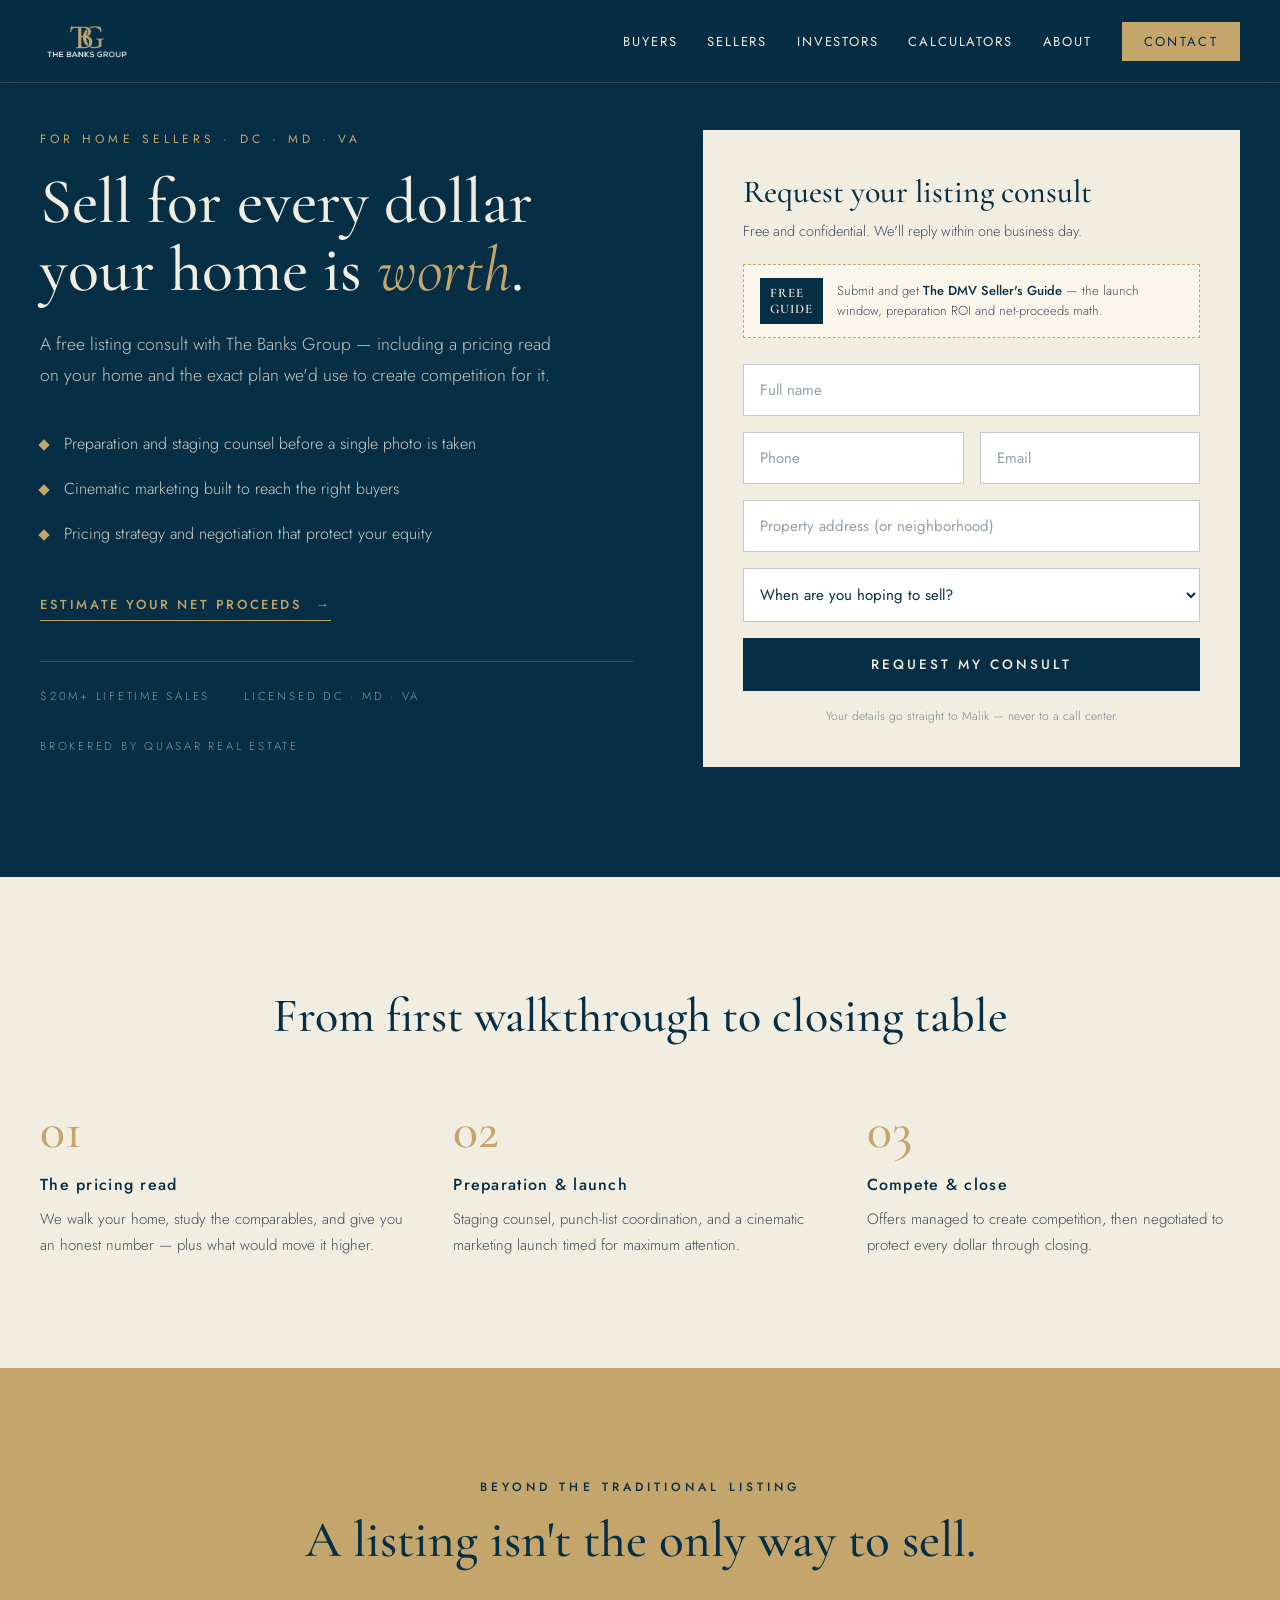
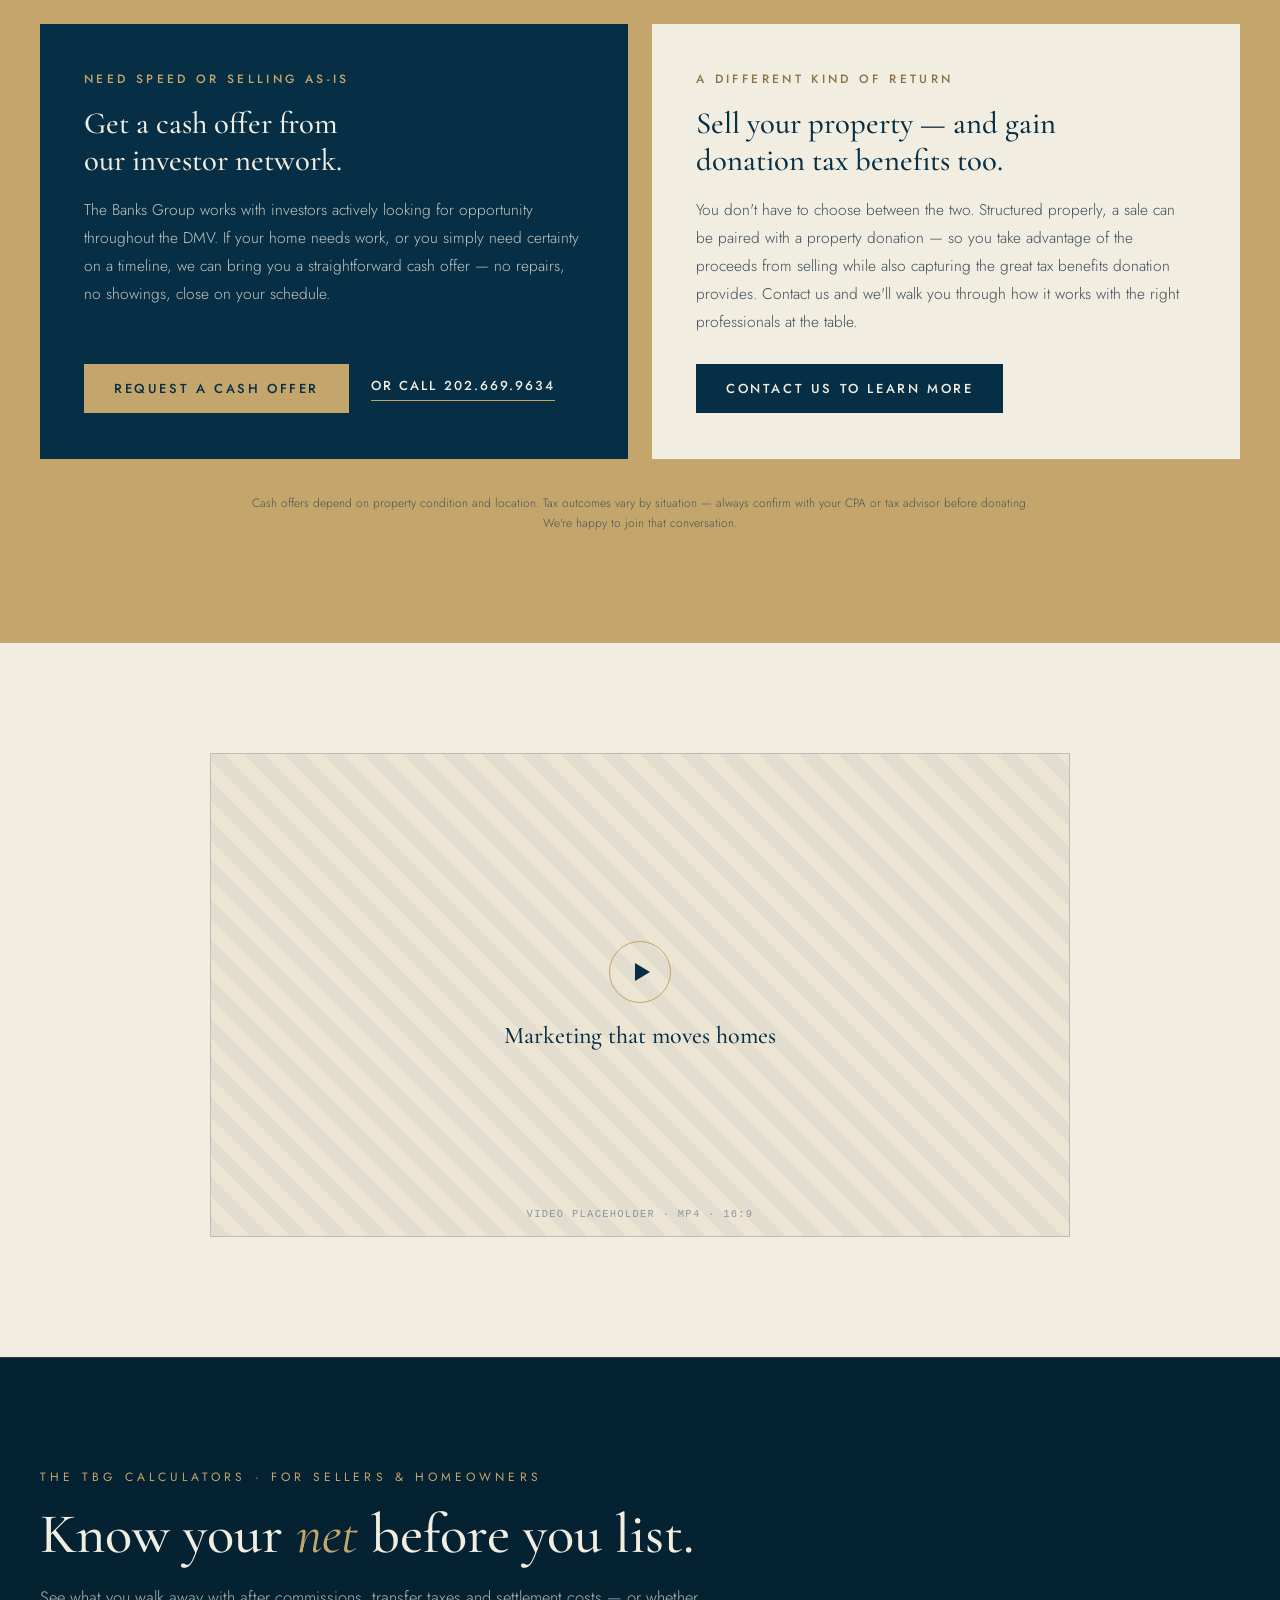
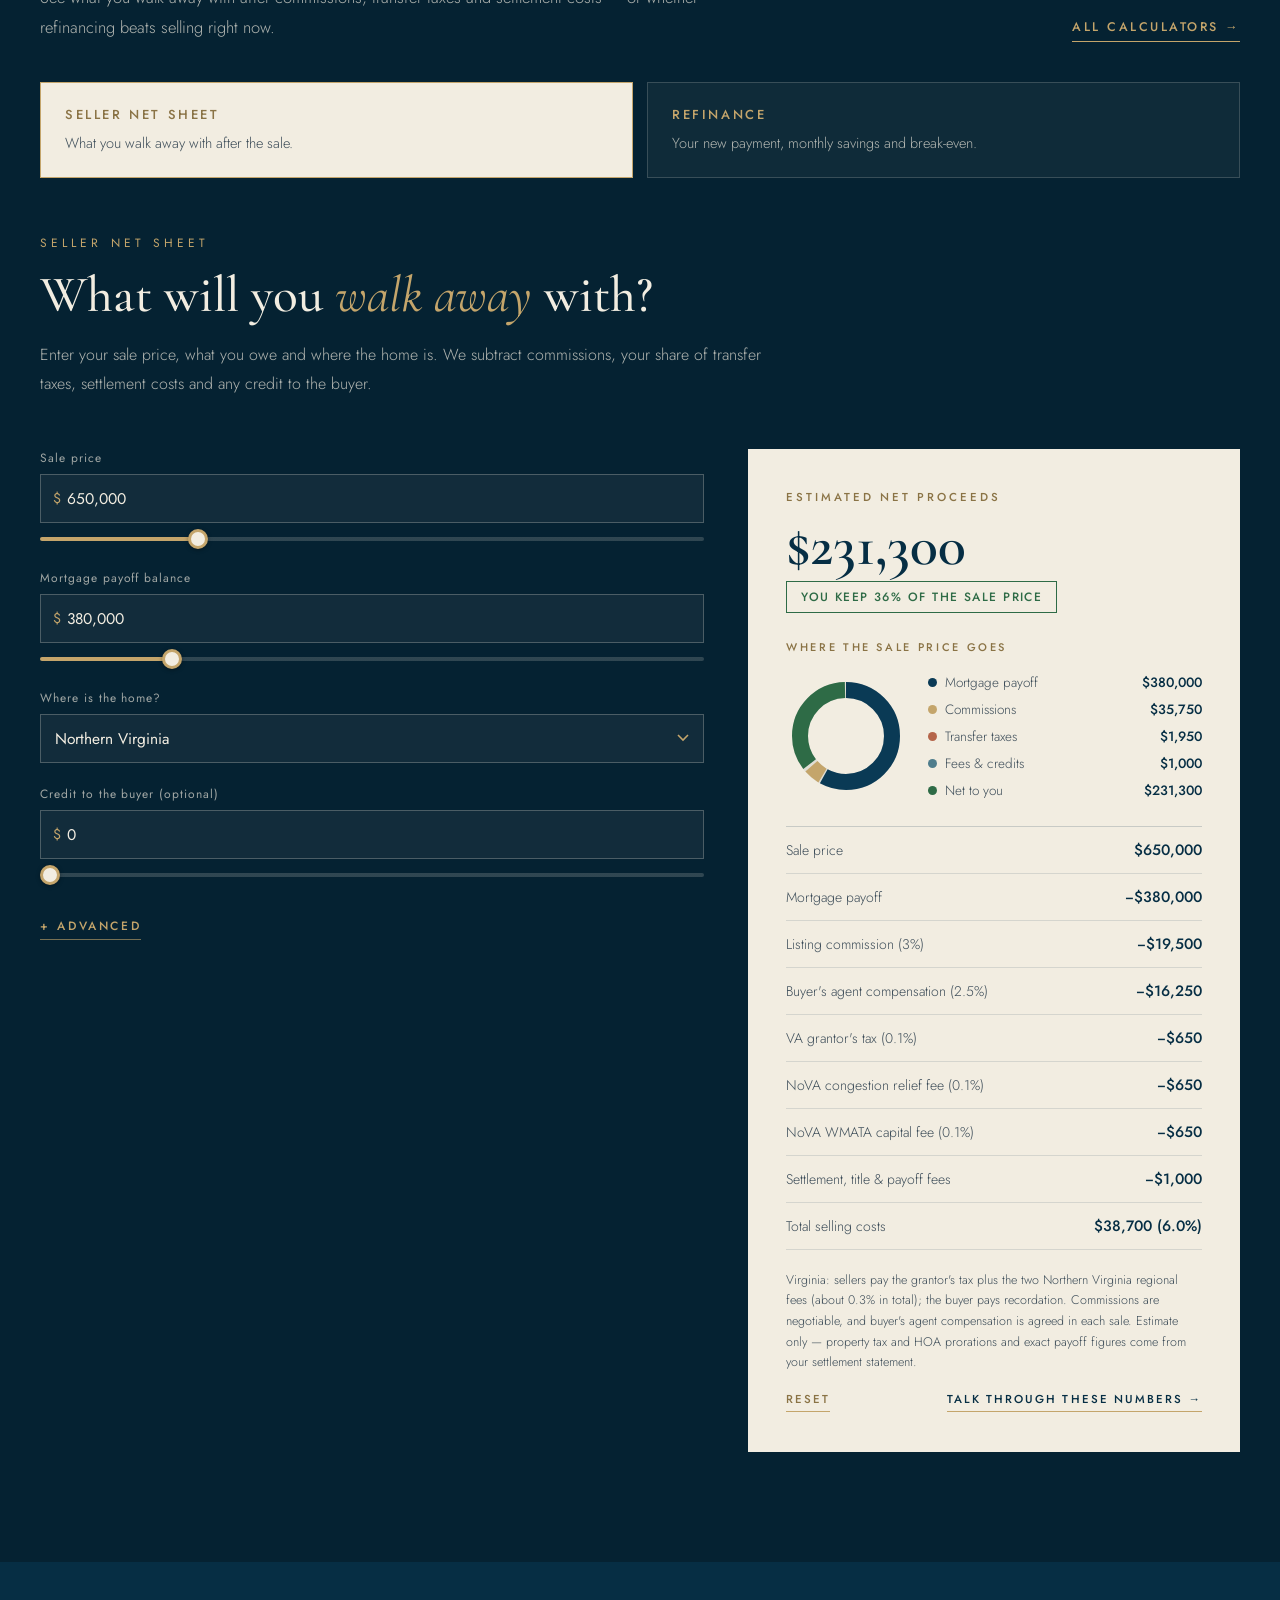
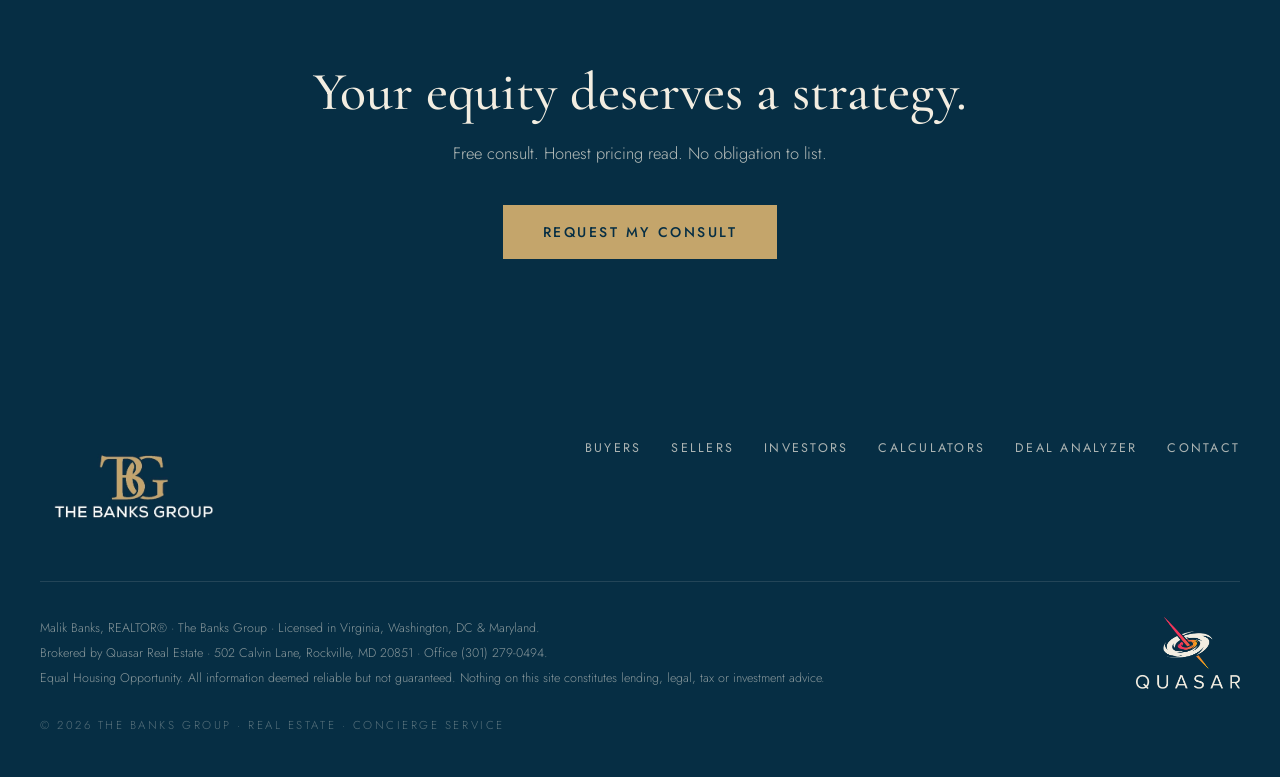
<file: sellers.html>
<!DOCTYPE html>
<html lang="en">
<head>
<meta charset="utf-8">
<meta name="viewport" content="width=device-width, initial-scale=1">
<title>Sell Your Home in DC, Maryland &amp; Virginia — The Banks Group</title>
<meta name="description" content="Request a free listing consult with The Banks Group. Preparation, cinematic marketing and pricing strategy that creates competition for your home.">
<link rel="canonical" href="https://banksgroupdmv.com/sellers.html">
<meta property="og:type" content="website">
<meta property="og:site_name" content="The Banks Group">
<meta property="og:title" content="Sell Your Home in DC, Maryland &amp; Virginia — The Banks Group">
<meta property="og:description" content="Request a free listing consult with The Banks Group. Preparation, cinematic marketing and pricing strategy that creates competition for your home.">
<meta property="og:image" content="https://banksgroupdmv.com/assets/tbg-logo-navy.png">
<meta name="twitter:card" content="summary_large_image">
<link rel="icon" href="assets/tbg-monogram-navy.png">
<link rel="preconnect" href="https://fonts.googleapis.com">
<link rel="preconnect" href="https://fonts.gstatic.com" crossorigin="anonymous">
<link href="https://fonts.googleapis.com/css2?family=Cormorant+Garamond:ital,wght@0,400;0,500;0,600;1,400;1,500&family=Jost:wght@300;400;500&display=swap" rel="stylesheet">
<link rel="stylesheet" href="site.css">
<link rel="stylesheet" href="calculators.css">
<style>body { background: #062e44; }</style>
</head>
<body>
<header style="position: fixed; top: 0; left: 0; right: 0; z-index: 100; display: flex; align-items: center; justify-content: space-between; padding: 18px clamp(20px, 5vw, 40px); background: rgba(6,46,68,.82); backdrop-filter: blur(14px); border-bottom: 1px solid rgba(196,165,107,.25);">
  <a href="index.html" style="display: flex; align-items: center;"><img src="assets/tbg-logo-transparent.png" alt="The Banks Group" style="height: 46px; display: block;"></a>
  <nav style="display: flex; align-items: center; gap: 30px; font-family: 'Jost', sans-serif; font-weight: 400; font-size: 13px; letter-spacing: .14em; white-space: nowrap;">
    <a href="buyers.html" class="rsp-hide h-gold" style="color: #f2ede1;">BUYERS</a>
    <a href="sellers.html" class="rsp-hide h-gold" style="color: #f2ede1;">SELLERS</a>
    <a href="investors.html" class="rsp-hide h-gold" style="color: #f2ede1;">INVESTORS</a>
    <a href="calculators.html" class="rsp-hide h-gold" style="color: #f2ede1;">CALCULATORS</a>
    <a href="index.html#about" class="rsp-hide h-gold" style="color: #f2ede1;">ABOUT</a>
    <a href="index.html#contact" class="h-goldfill" style="color: #062e44; background: #c4a56b; padding: 10px 22px; letter-spacing: .18em;">CONTACT</a>
  </nav>
</header>

<section style="background: #062e44; padding: 130px clamp(20px, 5vw, 40px) 110px;">
  <div class="rsp-2col" style="max-width: 1200px; margin: 0 auto; display: grid; grid-template-columns: 1.05fr .95fr; gap: 70px; align-items: start;">
    <div style="animation: fadeUp .9s ease .1s both;">
      <div style="font-family: 'Jost', sans-serif; font-weight: 400; font-size: 12px; letter-spacing: .34em; color: #c4a56b;">FOR HOME SELLERS · DC · MD · VA</div>
      <h1 style="font-family: 'Cormorant Garamond', serif; font-weight: 500; font-size: clamp(42px, 5vw, 68px); line-height: 1.07; color: #f2ede1; margin: 20px 0 24px; text-wrap: balance;">Sell for every dollar your home is <em style="color: #c4a56b; font-weight: 400;">worth</em>.</h1>
      <p style="font-family: 'Jost', sans-serif; font-weight: 300; font-size: 17.5px; line-height: 1.8; color: rgba(242,237,225,.8); margin: 0 0 38px; max-width: 520px;">A free listing consult with The Banks Group — including a pricing read on your home and the exact plan we'd use to create competition for it.</p>
      <div style="display: flex; flex-direction: column; gap: 18px; margin-bottom: 44px;">
        <div style="display: flex; gap: 16px; align-items: baseline;">
          <span style="flex: 0 0 8px; width: 8px; height: 8px; background: #c4a56b; transform: rotate(45deg);"></span>
          <span style="font-family: 'Jost', sans-serif; font-weight: 300; font-size: 16px; line-height: 1.7; color: rgba(242,237,225,.85);">Preparation and staging counsel before a single photo is taken</span>
        </div>
        <div style="display: flex; gap: 16px; align-items: baseline;">
          <span style="flex: 0 0 8px; width: 8px; height: 8px; background: #c4a56b; transform: rotate(45deg);"></span>
          <span style="font-family: 'Jost', sans-serif; font-weight: 300; font-size: 16px; line-height: 1.7; color: rgba(242,237,225,.85);">Cinematic marketing built to reach the right buyers</span>
        </div>
        <div style="display: flex; gap: 16px; align-items: baseline;">
          <span style="flex: 0 0 8px; width: 8px; height: 8px; background: #c4a56b; transform: rotate(45deg);"></span>
          <span style="font-family: 'Jost', sans-serif; font-weight: 300; font-size: 16px; line-height: 1.7; color: rgba(242,237,225,.85);">Pricing strategy and negotiation that protect your equity</span>
        </div>
      </div>
      <a href="#calculators" class="h-gold" style="display: inline-block; margin-bottom: 40px; font-family: 'Jost', sans-serif; font-weight: 500; font-size: 13px; letter-spacing: .2em; color: #c4a56b; border-bottom: 1px solid #c4a56b; padding-bottom: 6px;">ESTIMATE YOUR NET PROCEEDS&nbsp;&nbsp;→</a>
      <div style="display: flex; gap: 34px; border-top: 1px solid rgba(196,165,107,.3); padding-top: 26px; font-family: 'Jost', sans-serif; font-weight: 300; font-size: 11.5px; letter-spacing: .24em; color: rgba(242,237,225,.55); flex-wrap: wrap;">
      <span>$20M+ LIFETIME SALES</span>
      <span>LICENSED DC · MD · VA</span>
      <span>BROKERED BY QUASAR REAL ESTATE</span>
      </div>
    </div>
    <div id="lead-anchor" style="background: #f2ede1; padding: 42px clamp(20px, 5vw, 40px); animation: fadeUp .9s ease .3s both;">
      <div id="form-pending">
        <div style="font-family: 'Cormorant Garamond', serif; font-weight: 500; font-size: 32px; color: #062e44; margin-bottom: 8px;">Request your listing consult</div>
        <p style="font-family: 'Jost', sans-serif; font-weight: 300; font-size: 14.5px; line-height: 1.7; color: #3d4d59; margin: 0 0 28px;">Free and confidential. We'll reply within one business day.</p>
        <div style="display: flex; align-items: center; gap: 14px; border: 1px dashed #c4a56b; background: #faf6ec; padding: 13px 16px; margin: -8px 0 26px;">
          <span style="flex: 0 0 auto; font-family: 'Cormorant Garamond', serif; font-weight: 600; font-size: 13px; letter-spacing: .08em; color: #f2ede1; background: #062e44; padding: 7px 10px;">FREE<br>GUIDE</span>
          <span style="font-family: 'Jost', sans-serif; font-weight: 300; font-size: 13px; line-height: 1.55; color: #3d4d59;">Submit and get <strong style="font-weight: 500; color: #062e44;">The DMV Seller's Guide</strong> — the launch window, preparation ROI and net-proceeds math.</span>
        </div>
        <form id="lead-form" style="display: flex; flex-direction: column; gap: 16px;">
          <input type="hidden" name="lead_source" value="sellers-landing">
          <input required name="name" placeholder="Full name" style="border: 1px solid rgba(6,46,68,.25); background: #ffffff; padding: 14px 16px; font-size: 15px; color: #062e44;">
          <div class="rsp-form2" style="display: grid; grid-template-columns: 1fr 1fr; gap: 16px;">
            <input required name="phone" placeholder="Phone" style="border: 1px solid rgba(6,46,68,.25); background: #ffffff; padding: 14px 16px; font-size: 15px; color: #062e44;">
            <input required type="email" name="email" placeholder="Email" style="border: 1px solid rgba(6,46,68,.25); background: #ffffff; padding: 14px 16px; font-size: 15px; color: #062e44;">
          </div>
          <input required name="address" placeholder="Property address (or neighborhood)" style="border: 1px solid rgba(6,46,68,.25); background: #ffffff; padding: 14px 16px; font-size: 15px; color: #062e44;">
          <select required name="timeline" style="border: 1px solid rgba(6,46,68,.25); background: #ffffff; padding: 14px 12px; font-size: 15px; color: #062e44;">
            <option value="">When are you hoping to sell?</option>
            <option>Within 3 months</option>
            <option>3–6 months</option>
            <option>6–12 months</option>
            <option>Just exploring my home's value</option>
          </select>
          <button type="submit" id="submit-btn" class="h-navyfill" style="background: #062e44; color: #f2ede1; border: none; cursor: pointer; padding: 17px 0; font-family: 'Jost', sans-serif; font-weight: 500; font-size: 13.5px; letter-spacing: .22em;">REQUEST MY CONSULT</button>
          <div style="font-family: 'Jost', sans-serif; font-weight: 300; font-size: 12px; color: #77848e; text-align: center;">Your details go straight to Malik — never to a call center.</div>
        </form>
      </div>
      <div id="form-done" style="display: none;">
        <div style="text-align: center; padding: 50px 10px;">
          <div style="font-family: 'Cormorant Garamond', serif; font-weight: 500; font-size: 40px; color: #062e44; margin-bottom: 14px;">Request received.</div>
          <p style="font-family: 'Jost', sans-serif; font-weight: 300; font-size: 15.5px; line-height: 1.8; color: #3d4d59; margin: 0 0 26px;">Expect to hear from Malik within one business day. Want to talk sooner?</p>
          <a href="tel:2026699634" style="display: inline-block; background: #c4a56b; color: #062e44; font-family: 'Jost', sans-serif; font-weight: 500; font-size: 13px; letter-spacing: .18em; padding: 15px 32px;">CALL 202.669.9634</a>
          <div style="margin-top: 20px;"><a href="guide-sellers.html" style="font-family: 'Jost', sans-serif; font-weight: 500; font-size: 13px; letter-spacing: .18em; color: #062e44; border-bottom: 1px solid #c4a56b; padding-bottom: 5px;">READ THE SELLER'S GUIDE →</a></div>
          <div style="margin-top: 22px;"><button id="reset-form" style="background: none; border: none; cursor: pointer; font-family: 'Jost', sans-serif; font-weight: 500; font-size: 12px; letter-spacing: .18em; color: #8a7345; border-bottom: 1px solid #c4a56b; padding: 0 0 4px;">SEND ANOTHER REQUEST</button></div>
        </div>
      </div>
    </div>
  </div>
</section>

<section style="background: #f2ede1; padding: 110px clamp(20px, 5vw, 40px);">
  <div style="max-width: 1200px; margin: 0 auto;">
    <h2 style="font-family: 'Cormorant Garamond', serif; font-weight: 500; font-size: clamp(34px, 3.8vw, 48px); color: #062e44; margin: 0 0 60px; text-align: center;">From first walkthrough to closing table</h2>
    <div style="display: grid; grid-template-columns: repeat(auto-fit, minmax(220px, 1fr)); gap: 40px;">
      <div>
        <div style="font-family: 'Cormorant Garamond', serif; font-weight: 500; font-size: 52px; color: #c4a56b; line-height: 1;">01</div>
        <div style="font-family: 'Jost', sans-serif; font-weight: 500; font-size: 16px; letter-spacing: .08em; color: #062e44; margin: 16px 0 10px;">The pricing read</div>
        <p style="font-family: 'Jost', sans-serif; font-weight: 300; font-size: 15px; line-height: 1.75; color: #3d4d59; margin: 0;">We walk your home, study the comparables, and give you an honest number — plus what would move it higher.</p>
      </div>
      <div>
        <div style="font-family: 'Cormorant Garamond', serif; font-weight: 500; font-size: 52px; color: #c4a56b; line-height: 1;">02</div>
        <div style="font-family: 'Jost', sans-serif; font-weight: 500; font-size: 16px; letter-spacing: .08em; color: #062e44; margin: 16px 0 10px;">Preparation &amp; launch</div>
        <p style="font-family: 'Jost', sans-serif; font-weight: 300; font-size: 15px; line-height: 1.75; color: #3d4d59; margin: 0;">Staging counsel, punch-list coordination, and a cinematic marketing launch timed for maximum attention.</p>
      </div>
      <div>
        <div style="font-family: 'Cormorant Garamond', serif; font-weight: 500; font-size: 52px; color: #c4a56b; line-height: 1;">03</div>
        <div style="font-family: 'Jost', sans-serif; font-weight: 500; font-size: 16px; letter-spacing: .08em; color: #062e44; margin: 16px 0 10px;">Compete &amp; close</div>
        <p style="font-family: 'Jost', sans-serif; font-weight: 300; font-size: 15px; line-height: 1.75; color: #3d4d59; margin: 0;">Offers managed to create competition, then negotiated to protect every dollar through closing.</p>
      </div>
    </div>
  </div>
</section>

<section style="background: #c4a56b; padding: 110px clamp(20px, 5vw, 40px);">
  <div style="max-width: 1200px; margin: 0 auto;">
    <div style="text-align: center; margin-bottom: 56px;">
      <div style="font-family: 'Jost', sans-serif; font-weight: 500; font-size: 12px; letter-spacing: .34em; color: #062e44;">BEYOND THE TRADITIONAL LISTING</div>
      <h2 style="font-family: 'Cormorant Garamond', serif; font-weight: 500; font-size: clamp(34px, 4vw, 52px); line-height: 1.1; color: #062e44; margin: 16px 0 0; text-wrap: balance;">A listing isn't the only way to sell.</h2>
    </div>
    <div class="rsp-2col" style="display: grid; grid-template-columns: 1fr 1fr; gap: 24px; align-items: stretch;">
      <div style="background: #062e44; padding: 46px clamp(24px, 3.5vw, 44px); display: flex; flex-direction: column;">
        <div style="font-family: 'Jost', sans-serif; font-weight: 500; font-size: 12px; letter-spacing: .28em; color: #c4a56b; margin-bottom: 18px;">NEED SPEED OR SELLING AS-IS</div>
        <div style="font-family: 'Cormorant Garamond', serif; font-weight: 500; font-size: clamp(26px, 2.4vw, 34px); line-height: 1.2; color: #f2ede1; margin-bottom: 16px; text-wrap: balance;">Get a cash offer from our investor network.</div>
        <p style="font-family: 'Jost', sans-serif; font-weight: 300; font-size: 15.5px; line-height: 1.8; color: rgba(242,237,225,.8); margin: 0 0 28px; flex: 1;">The Banks Group works with investors actively looking for opportunity throughout the DMV. If your home needs work, or you simply need certainty on a timeline, we can bring you a straightforward cash offer — no repairs, no showings, close on your schedule.</p>
        <div style="display: flex; align-items: center; gap: 22px; flex-wrap: wrap;">
          <a href="#lead-anchor" class="h-goldfill" style="display: inline-block; background: #c4a56b; color: #062e44; font-family: 'Jost', sans-serif; font-weight: 500; font-size: 13px; letter-spacing: .2em; padding: 15px 30px;">REQUEST A CASH OFFER</a>
          <a href="tel:2026699634" style="font-family: 'Jost', sans-serif; font-weight: 500; font-size: 13px; letter-spacing: .16em; color: #f2ede1; border-bottom: 1px solid #c4a56b; padding-bottom: 5px;">OR CALL 202.669.9634</a>
        </div>
      </div>
      <div style="background: #f2ede1; padding: 46px clamp(24px, 3.5vw, 44px); display: flex; flex-direction: column;">
        <div style="font-family: 'Jost', sans-serif; font-weight: 500; font-size: 12px; letter-spacing: .28em; color: #8a7345; margin-bottom: 18px;">A DIFFERENT KIND OF RETURN</div>
        <div style="font-family: 'Cormorant Garamond', serif; font-weight: 500; font-size: clamp(26px, 2.4vw, 34px); line-height: 1.2; color: #062e44; margin-bottom: 16px; text-wrap: balance;">Sell your property — and gain donation tax benefits too.</div>
        <p style="font-family: 'Jost', sans-serif; font-weight: 300; font-size: 15.5px; line-height: 1.8; color: #3d4d59; margin: 0 0 28px; flex: 1;">You don't have to choose between the two. Structured properly, a sale can be paired with a property donation — so you take advantage of the proceeds from selling while also capturing the great tax benefits donation provides. Contact us and we'll walk you through how it works with the right professionals at the table.</p>
        <div style="display: flex; align-items: center; gap: 22px; flex-wrap: wrap;">
          <a href="#lead-anchor" class="h-navyfill" style="display: inline-block; background: #062e44; color: #f2ede1; font-family: 'Jost', sans-serif; font-weight: 500; font-size: 13px; letter-spacing: .2em; padding: 15px 30px;">CONTACT US TO LEARN MORE</a>
        </div>
      </div>
    </div>
    <p style="font-family: 'Jost', sans-serif; font-weight: 300; font-size: 12px; line-height: 1.7; color: rgba(6,46,68,.65); margin: 34px auto 0; max-width: 780px; text-align: center;">Cash offers depend on property condition and location. Tax outcomes vary by situation — always confirm with your CPA or tax advisor before donating. We're happy to join that conversation.</p>
  </div>
</section>

<section style="background: #f2ede1; padding: 110px clamp(20px, 5vw, 40px) 120px;">
  <div style="max-width: 860px; margin: 0 auto;">
    <div style="aspect-ratio: 16 / 9; border: 1px solid rgba(6,46,68,.2); background: repeating-linear-gradient(45deg, rgba(6,46,68,.045) 0 14px, transparent 14px 28px), #ece5d4; display: flex; flex-direction: column; align-items: center; justify-content: center; gap: 18px; position: relative;">
      <div style="width: 62px; height: 62px; border: 1px solid #c4a56b; border-radius: 50%; display: grid; place-items: center;">
        <div style="width: 0; height: 0; border-left: 15px solid #062e44; border-top: 9px solid transparent; border-bottom: 9px solid transparent; margin-left: 4px;"></div>
      </div>
      <div style="font-family: 'Cormorant Garamond', serif; font-weight: 500; font-size: 24px; color: #062e44;">Marketing that moves homes</div>
      <div style="position: absolute; bottom: 16px; font-family: monospace; font-size: 10.5px; letter-spacing: .12em; color: #8a97a1;">VIDEO PLACEHOLDER · MP4 · 16:9</div>
    </div>
  </div>
</section>

<!-- CALCULATORS -->
<section id="calculators" style="background: #052232; padding: 110px clamp(20px, 5vw, 40px) 0; border-top: 1px solid rgba(196,165,107,.2); scroll-margin-top: 90px;">
  <div style="max-width: 1240px; margin: 0 auto;">
    <div style="display: flex; justify-content: space-between; align-items: flex-end; gap: 20px 40px; flex-wrap: wrap;">
      <div style="max-width: 720px;">
        <div style="font-family: 'Jost', sans-serif; font-weight: 400; font-size: 12px; letter-spacing: .34em; color: #c4a56b;">THE TBG CALCULATORS · FOR SELLERS &amp; HOMEOWNERS</div>
        <h2 style="font-family: 'Cormorant Garamond', serif; font-weight: 500; font-size: clamp(38px, 4.4vw, 58px); line-height: 1.08; color: #f2ede1; margin: 18px 0 0; text-wrap: balance;">Know your <em style="color: #c4a56b; font-weight: 400;">net</em> before you list.</h2>
        <p style="font-family: 'Jost', sans-serif; font-weight: 300; font-size: 16.5px; line-height: 1.8; color: rgba(242,237,225,.72); margin: 18px 0 0;">See what you walk away with after commissions, transfer taxes and settlement costs — or whether refinancing beats selling right now.</p>
      </div>
      <a href="calculators.html" class="h-gold" style="font-family: 'Jost', sans-serif; font-weight: 500; font-size: 12.5px; letter-spacing: .2em; color: #c4a56b; border-bottom: 1px solid #c4a56b; padding-bottom: 5px;">ALL CALCULATORS →</a>
    </div>
    <div class="calc-pick calc-pick-2" role="tablist" aria-label="Calculators" style="margin-top: 40px;">
      <button type="button" role="tab" id="tab-net-sheet" aria-controls="net-sheet" aria-selected="false" data-pick="net-sheet"><span class="t">SELLER NET SHEET</span><span class="d">What you walk away with after the sale.</span></button>
      <button type="button" role="tab" id="tab-refinance" aria-controls="refinance" aria-selected="false" data-pick="refinance"><span class="t">REFINANCE</span><span class="d">Your new payment, monthly savings and break-even.</span></button>
    </div>
  </div>
</section>
<section id="net-sheet" data-calc="netsheet" role="tabpanel" aria-labelledby="tab-net-sheet" hidden style="background: #052232; padding: 56px clamp(20px, 5vw, 40px) 110px; scroll-margin-top: 90px;">
  <div style="max-width: 1240px; margin: 0 auto;">
    <div style="margin-bottom: 50px; max-width: 760px;">
      <div style="font-family: 'Jost', sans-serif; font-weight: 400; font-size: 12px; letter-spacing: .34em; color: #c4a56b;">SELLER NET SHEET</div>
      <h2 style="font-family: 'Cormorant Garamond', serif; font-weight: 500; font-size: clamp(36px, 4vw, 54px); line-height: 1.08; color: #f2ede1; margin: 16px 0 0; text-wrap: balance;">What will you <em style="color: #c4a56b; font-weight: 400;">walk away</em> with?</h2>
      <p style="font-family: 'Jost', sans-serif; font-weight: 300; font-size: 16px; line-height: 1.8; color: rgba(242,237,225,.72); margin: 18px 0 0;">Enter your sale price, what you owe and where the home is. We subtract commissions, your share of transfer taxes, settlement costs and any credit to the buyer.</p>
    </div>
    <div class="rsp-2col" style="display: grid; grid-template-columns: 1.35fr 1fr; gap: 44px; align-items: start;">
      <div class="c-inputs" style="display: flex; flex-direction: column; gap: 30px;"></div>
      <div class="c-card" style="background: #f2ede1; padding: 40px 38px;">
        <div class="c-hero-label" style="font-family: 'Jost', sans-serif; font-weight: 500; font-size: 11.5px; letter-spacing: .26em; color: #8a7345;"></div>
        <div class="c-hero-value" aria-live="polite" style="font-family: 'Cormorant Garamond', serif; font-weight: 600; font-size: clamp(44px, 5vw, 58px); line-height: 1; color: #062e44; margin: 12px 0 6px;"></div>
        <div class="c-verdict" style="display: inline-block; font-family: 'Jost', sans-serif; font-weight: 500; font-size: 12px; letter-spacing: .12em; padding: 6px 14px; margin-bottom: 26px; border: 1px solid;"></div>
        <div class="c-outputs" style="border-top: 1px solid rgba(6,46,68,.18);"></div>
        <p class="c-note" style="font-family: 'Jost', sans-serif; font-weight: 300; font-size: 12.5px; line-height: 1.65; color: #3d4d59; margin: 20px 0 0;"></p>
        <div style="display: flex; justify-content: space-between; align-items: center; gap: 16px; margin-top: 18px; flex-wrap: wrap;">
          <button type="button" class="c-reset" style="background: none; border: none; cursor: pointer; padding: 0 0 4px; font-family: 'Jost', sans-serif; font-weight: 500; font-size: 11.5px; letter-spacing: .18em; color: #8a7345; border-bottom: 1px solid #c4a56b;">RESET</button>
          <a href="index.html#contact" class="h-golddim" style="font-family: 'Jost', sans-serif; font-weight: 500; font-size: 11.5px; letter-spacing: .18em; color: #062e44; border-bottom: 1px solid #c4a56b; padding-bottom: 4px;">TALK THROUGH THESE NUMBERS →</a>
        </div>
      </div>
    </div>
  </div>
</section>
<section id="refinance" data-calc="refinance" role="tabpanel" aria-labelledby="tab-refinance" hidden style="background: #052232; padding: 56px clamp(20px, 5vw, 40px) 110px; scroll-margin-top: 90px;">
  <div style="max-width: 1240px; margin: 0 auto;">
    <div style="margin-bottom: 50px; max-width: 760px;">
      <div style="font-family: 'Jost', sans-serif; font-weight: 400; font-size: 12px; letter-spacing: .34em; color: #c4a56b;">REFINANCE</div>
      <h2 style="font-family: 'Cormorant Garamond', serif; font-weight: 500; font-size: clamp(36px, 4vw, 54px); line-height: 1.08; color: #f2ede1; margin: 16px 0 0; text-wrap: balance;">Is it time to <em style="color: #c4a56b; font-weight: 400;">refinance</em>?</h2>
      <p style="font-family: 'Jost', sans-serif; font-weight: 300; font-size: 16px; line-height: 1.8; color: rgba(242,237,225,.72); margin: 18px 0 0;">Rate-and-term or cash-out: new payment, monthly savings, break-even on closing costs and points, and what the reset does to lifetime interest.</p>
    </div>
    <div class="rsp-2col" style="display: grid; grid-template-columns: 1.35fr 1fr; gap: 44px; align-items: start;">
      <div class="c-inputs" style="display: flex; flex-direction: column; gap: 30px;"></div>
      <div class="c-card" style="background: #f2ede1; padding: 40px 38px;">
        <div class="c-hero-label" style="font-family: 'Jost', sans-serif; font-weight: 500; font-size: 11.5px; letter-spacing: .26em; color: #8a7345;"></div>
        <div class="c-hero-value" aria-live="polite" style="font-family: 'Cormorant Garamond', serif; font-weight: 600; font-size: clamp(44px, 5vw, 58px); line-height: 1; color: #062e44; margin: 12px 0 6px;"></div>
        <div class="c-verdict" style="display: inline-block; font-family: 'Jost', sans-serif; font-weight: 500; font-size: 12px; letter-spacing: .12em; padding: 6px 14px; margin-bottom: 26px; border: 1px solid;"></div>
        <div class="c-outputs" style="border-top: 1px solid rgba(6,46,68,.18);"></div>
        <p class="c-note" style="font-family: 'Jost', sans-serif; font-weight: 300; font-size: 12.5px; line-height: 1.65; color: #3d4d59; margin: 20px 0 0;"></p>
        <div style="display: flex; justify-content: space-between; align-items: center; gap: 16px; margin-top: 18px; flex-wrap: wrap;">
          <button type="button" class="c-reset" style="background: none; border: none; cursor: pointer; padding: 0 0 4px; font-family: 'Jost', sans-serif; font-weight: 500; font-size: 11.5px; letter-spacing: .18em; color: #8a7345; border-bottom: 1px solid #c4a56b;">RESET</button>
          <a href="index.html#contact" class="h-golddim" style="font-family: 'Jost', sans-serif; font-weight: 500; font-size: 11.5px; letter-spacing: .18em; color: #062e44; border-bottom: 1px solid #c4a56b; padding-bottom: 4px;">TALK THROUGH THESE NUMBERS →</a>
        </div>
      </div>
    </div>
  </div>
</section>

<section style="background: #062e44; padding: 100px clamp(20px, 5vw, 40px); text-align: center;">
  <div style="max-width: 720px; margin: 0 auto;">
    <h2 style="font-family: 'Cormorant Garamond', serif; font-weight: 500; font-size: clamp(36px, 4.2vw, 54px); line-height: 1.1; color: #f2ede1; margin: 0 0 18px;">Your equity deserves a strategy.</h2>
    <p style="font-family: 'Jost', sans-serif; font-weight: 300; font-size: 16.5px; line-height: 1.8; color: rgba(242,237,225,.75); margin: 0 0 36px;">Free consult. Honest pricing read. No obligation to list.</p>
    <a href="#lead-anchor" class="h-goldfill" style="display: inline-block; background: #c4a56b; color: #062e44; font-family: 'Jost', sans-serif; font-weight: 500; font-size: 14px; letter-spacing: .18em; padding: 17px clamp(20px, 5vw, 40px);">REQUEST MY CONSULT</a>
  </div>
</section>

<footer style="background: #062e44; padding: 80px clamp(20px, 5vw, 40px) 44px;">
  <div style="max-width: 1200px; margin: 0 auto;">
    <div style="display: flex; justify-content: space-between; align-items: flex-start; gap: 50px; flex-wrap: wrap; padding-bottom: 50px; border-bottom: 1px solid rgba(242,237,225,.12);">
      <img src="assets/tbg-logo-navy.png" alt="The Banks Group" style="width: 190px;">
      <nav style="display: flex; flex-wrap: wrap; gap: 16px 30px; font-family: 'Jost', sans-serif; font-weight: 400; font-size: 12.5px; letter-spacing: .18em;">
        <a href="buyers.html" class="h-gold" style="color: rgba(242,237,225,.7);">BUYERS</a>
        <a href="sellers.html" class="h-gold" style="color: rgba(242,237,225,.7);">SELLERS</a>
        <a href="investors.html" class="h-gold" style="color: rgba(242,237,225,.7);">INVESTORS</a>
        <a href="calculators.html" class="h-gold" style="color: rgba(242,237,225,.7);">CALCULATORS</a>
        <a href="index.html#analyzer" class="h-gold" style="color: rgba(242,237,225,.7);">DEAL ANALYZER</a>
        <a href="index.html#contact" class="h-gold" style="color: rgba(242,237,225,.7);">CONTACT</a>
      </nav>
    </div>
    <div style="display: flex; justify-content: space-between; align-items: center; gap: 30px 50px; flex-wrap: wrap; padding-top: 34px;">
    <div style="flex: 1 1 520px; font-family: 'Jost', sans-serif; font-weight: 300; font-size: 12.5px; line-height: 2; color: rgba(242,237,225,.55); max-width: 900px;">
      Malik Banks, REALTOR® · The Banks Group · Licensed in Virginia, Washington, DC &amp; Maryland.<br>
      Brokered by Quasar Real Estate · 502 Calvin Lane, Rockville, MD 20851 · Office <a href="tel:3012790494" style="color: inherit;">(301) 279-0494</a>.<br>
      Equal Housing Opportunity. All information deemed reliable but not guaranteed. Nothing on this site constitutes lending, legal, tax or investment advice.
    </div>
    <img src="assets/quasar-logo-light.png" alt="Brokered by Quasar Real Estate" style="height: 72px; display: block;">
    </div>
    <div style="margin-top: 26px; font-family: 'Jost', sans-serif; font-weight: 300; font-size: 11.5px; letter-spacing: .22em; color: rgba(242,237,225,.35);">© 2026 THE BANKS GROUP · REAL ESTATE · CONCIERGE SERVICE</div>
  </div>
</footer>

<script>
(function () {
  var LEAD_EMAIL = "malik.banks710@gmail.com";
  var form = document.getElementById("lead-form");
  var pending = document.getElementById("form-pending");
  var done = document.getElementById("form-done");
  if (form) form.addEventListener("submit", function (e) {
    e.preventDefault();
    var btn = document.getElementById("submit-btn"), orig = btn.textContent;
    btn.disabled = true; btn.textContent = "SENDING…";
    var data = { _subject: "New seller lead — The Banks Group" };
    Array.prototype.forEach.call(form.elements, function (el) { if (el.name && !el.disabled && el.value) data[el.name] = el.value; });
    var finish = function () { pending.style.display = "none"; done.style.display = "block"; btn.disabled = false; btn.textContent = orig; };
    fetch("https://formsubmit.co/ajax/" + encodeURIComponent(LEAD_EMAIL), {
      method: "POST", headers: { "Content-Type": "application/json", "Accept": "application/json" }, body: JSON.stringify(data)
    }).then(finish).catch(finish);
  });
  var reset = document.getElementById("reset-form");
  if (reset) reset.addEventListener("click", function () {
    done.style.display = "none"; pending.style.display = "block"; if (form) form.reset();
  });
})();
</script>
<script src="calculators.js"></script>
<script src="nav.js"></script>
</body>
</html>
</file>
<file: site.css>
/* The Banks Group — shared base styles (design tokens, fonts, motion, helpers). */
* { box-sizing: border-box; }
html { scroll-behavior: smooth; }
body { margin: 0; background: #f2ede1; font-family: 'Jost', sans-serif; -webkit-font-smoothing: antialiased; }
a { color: #062e44; text-decoration: none; }
a:hover { color: #c4a56b; }
input, select, textarea, button { font-family: 'Jost', sans-serif; }
input:focus, select:focus, textarea:focus { outline: none; border-color: #c4a56b !important; }
::placeholder { color: #93a0aa; }
input[type=number]::-webkit-outer-spin-button, input[type=number]::-webkit-inner-spin-button { -webkit-appearance: none; margin: 0; }
input[type=number] { -moz-appearance: textfield; }

@keyframes fadeIn { from { opacity: 0; } to { opacity: 1; } }
@keyframes fadeUp { from { opacity: 0; transform: translateY(26px); } to { opacity: 1; transform: none; } }
@keyframes lineGrow { from { width: 0; opacity: 0; } to { width: 80px; opacity: 1; } }
@keyframes liftUp { to { transform: translateY(-101%); } }
@keyframes marquee { from { transform: translateX(0); } to { transform: translateX(-50%); } }
@keyframes heroZoom { from { transform: scale(1); } to { transform: scale(1.14); } }
@keyframes goldDrift { 0% { transform: translate(-8%, -4%); opacity: .5; } 50% { transform: translate(6%, 5%); opacity: .85; } 100% { transform: translate(-8%, -4%); opacity: .5; } }

/* scroll reveal */
.reveal { opacity: 0; transform: translateY(26px); transition: opacity .9s cubic-bezier(.22,1,.36,1), transform .9s cubic-bezier(.22,1,.36,1); }
.reveal.in { opacity: 1; transform: none; }

/* hover helpers (ported from the design's style-hover) */
.h-goldfill:hover { background: #d4b87e !important; color: #062e44 !important; }
.h-goldout:hover { border-color: #c4a56b !important; color: #c4a56b !important; }
.h-navyfill:hover { background: #0a3a55 !important; }
.h-gold:hover { color: #c4a56b !important; }
.h-golddim:hover { color: #a3854f !important; }

@media (max-width: 940px) {
  .rsp-hide { display: none !important; }
  .rsp-2col { grid-template-columns: 1fr !important; gap: 44px !important; }
  .rsp-wrap { flex-wrap: wrap !important; }
}
@media (max-width: 640px) {
  .rsp-form2 { grid-template-columns: 1fr !important; }
}

/* ---- mobile / tablet nav (injected by nav.js) ---- */
.hamburger { display: none; flex-direction: column; justify-content: center; gap: 5px; width: 34px; height: 34px; background: none; border: none; cursor: pointer; padding: 0; }
.hamburger span { display: block; width: 22px; height: 2px; margin: 0 auto; background: #f2ede1; border-radius: 2px; transition: transform .3s ease, opacity .2s ease; }
.hamburger.open span:nth-child(1) { transform: translateY(7px) rotate(45deg); }
.hamburger.open span:nth-child(2) { opacity: 0; }
.hamburger.open span:nth-child(3) { transform: translateY(-7px) rotate(-45deg); }
.mobile-menu { display: none; position: absolute; top: 100%; left: 0; right: 0; flex-direction: column; background: rgba(6,46,68,.97); backdrop-filter: blur(14px); border-bottom: 1px solid rgba(196,165,107,.25); padding: 6px 0; }
.mobile-menu a { color: #f2ede1; font-family: 'Jost', sans-serif; font-weight: 400; font-size: 14px; letter-spacing: .16em; padding: 15px clamp(20px, 5vw, 40px); border-top: 1px solid rgba(242,237,225,.08); }
.mobile-menu a:first-child { border-top: none; }
.mobile-menu a:hover { color: #c4a56b; background: rgba(196,165,107,.08); }
@media (max-width: 940px) {
  header > nav:not(.mobile-menu) { display: none !important; }
  .hamburger { display: flex; }
  .mobile-menu.open { display: flex; }
}
</file>
<file: calculators.css>
/* The Banks Group — calculator styles (calculators page and the buyer, seller and investor pages). */
.calc-pick { display: grid; gap: 14px; }
.calc-pick-4 { grid-template-columns: repeat(4, 1fr); }
.calc-pick-3 { grid-template-columns: repeat(3, 1fr); }
.calc-pick-2 { grid-template-columns: repeat(2, 1fr); }
.calc-pick-row { display: grid; grid-template-columns: 2fr 3fr; gap: 14px 30px; margin-top: 26px; }
.calc-pick-label { font-family: 'Jost', sans-serif; font-weight: 500; font-size: 11px; letter-spacing: .26em; color: rgba(242,237,225,.5); margin: 0 0 12px; }
.calc-pick + .calc-pick-label { margin-top: 26px; }
.calc-pick button { text-align: left; cursor: pointer; background: rgba(242,237,225,.04); border: 1px solid rgba(242,237,225,.18); padding: 22px 24px; transition: border-color .25s ease, background .25s ease; }
.calc-pick button:hover { border-color: rgba(196,165,107,.6); }
.calc-pick button[aria-selected="true"] { background: #f2ede1; border-color: #c4a56b; }
.calc-pick .t { display: block; font-family: 'Jost', sans-serif; font-weight: 500; font-size: 13px; letter-spacing: .2em; color: #c4a56b; }
.calc-pick .d { display: block; margin-top: 8px; font-family: 'Jost', sans-serif; font-weight: 300; font-size: 14.5px; line-height: 1.55; color: rgba(242,237,225,.72); }
.calc-pick button[aria-selected="true"] .t { color: #8a7345; }
.calc-pick button[aria-selected="true"] .d { color: #3d4d59; }
.calc-pick button:focus-visible { outline: 2px solid #c4a56b; outline-offset: 2px; }
@media (max-width: 1100px) { .calc-pick-row { grid-template-columns: 1fr; } }
@media (max-width: 940px) { .calc-pick-3 { grid-template-columns: 1fr 1fr; } }
@media (max-width: 560px) { .calc-pick-2 { grid-template-columns: 1fr 1fr; } }
@media (max-width: 560px) { .calc-pick { gap: 10px; } .calc-pick button { padding: 16px 16px; } .calc-pick .t { font-size: 11.5px; letter-spacing: .14em; } .calc-pick .d { font-size: 13px; } }
.calc-select { width: 100%; appearance: none; -webkit-appearance: none; cursor: pointer; border: 1px solid rgba(242,237,225,.25); border-radius: 0; background: rgba(242,237,225,.05) url("data:image/svg+xml,%3Csvg xmlns='http://www.w3.org/2000/svg' width='12' height='8'%3E%3Cpath d='M1 1l5 5 5-5' fill='none' stroke='%23c4a56b' stroke-width='1.6'/%3E%3C/svg%3E") no-repeat right 14px center; color: #f2ede1; font-size: 15.5px; padding: 12px 38px 12px 14px; }
.calc-select option { color: #062e44; background: #f2ede1; }
/* inputs */
.calc-grid { display: grid; grid-template-columns: repeat(auto-fill, minmax(190px, 1fr)); gap: 22px 16px; }
.calc-wide { grid-column: 1 / -1; }
.calc-range { -webkit-appearance: none; appearance: none; width: 100%; height: 4px; margin: 14px 0 2px; background: linear-gradient(to right, #c4a56b var(--fill, 0%), rgba(242,237,225,.18) var(--fill, 0%)); border-radius: 2px; cursor: pointer; }
.calc-range::-webkit-slider-thumb { -webkit-appearance: none; width: 20px; height: 20px; border-radius: 50%; background: #f2ede1; border: 3px solid #c4a56b; box-shadow: 0 1px 4px rgba(0,0,0,.35); }
.calc-range::-moz-range-thumb { width: 14px; height: 14px; border-radius: 50%; background: #f2ede1; border: 3px solid #c4a56b; }
.calc-range:focus-visible { outline: 2px solid #c4a56b; outline-offset: 6px; }
.calc-adv { background: none; border: none; cursor: pointer; padding: 0 0 4px; font-family: 'Jost', sans-serif; font-weight: 500; font-size: 12px; letter-spacing: .22em; color: #c4a56b; border-bottom: 1px solid rgba(196,165,107,.6); }
.calc-adv:hover { color: #f2ede1; }
/* result card: price scale and charts */
.calc-scale { margin: 0 0 24px; }
.calc-scale-label { font-family: 'Jost', sans-serif; font-weight: 500; font-size: 13.5px; color: #062e44; }
.calc-zone { -webkit-appearance: none; appearance: none; width: 100%; height: 8px; margin: 14px 0 10px; border-radius: 4px; cursor: pointer; }
.calc-zone::-webkit-slider-thumb { -webkit-appearance: none; width: 26px; height: 26px; border-radius: 50%; background: #062e44; border: 4px solid #f2ede1; box-shadow: 0 2px 6px rgba(6,46,68,.45); }
.calc-zone::-moz-range-thumb { width: 18px; height: 18px; border-radius: 50%; background: #062e44; border: 4px solid #f2ede1; }
.calc-zone:focus-visible { outline: 2px solid #062e44; outline-offset: 6px; }
.calc-scale-legend { display: flex; gap: 16px; flex-wrap: wrap; font-family: 'Jost', sans-serif; font-weight: 300; font-size: 12px; color: #3d4d59; }
.calc-scale-legend i { display: inline-block; width: 10px; height: 10px; border-radius: 2px; margin-right: 6px; vertical-align: -1px; }
.calc-chart:empty { display: none; }
/* seller-credit comparison */
.calc-extra:empty { display: none; }
.calc-credit { margin-top: 22px; padding: 18px 18px 6px; background: #ffffff; border: 1px solid #c4a56b; border-left-width: 3px; }
.calc-credit-empty { padding: 14px 18px; font-family: 'Jost', sans-serif; font-weight: 300; font-size: 13.5px; line-height: 1.6; color: #3d4d59; }
.calc-credit b { font-weight: 500; color: #062e44; }
.calc-credit-row { display: grid; grid-template-columns: 1fr auto auto; gap: 4px 14px; align-items: baseline; padding: 9px 0; border-bottom: 1px solid rgba(6,46,68,.1); font-family: 'Jost', sans-serif; font-size: 13.5px; color: #3d4d59; }
.calc-credit-row .n { font-weight: 400; }
.calc-credit-row .n em { font-style: normal; display: inline-block; margin-left: 8px; padding: 2px 6px; font-size: 9.5px; font-weight: 500; letter-spacing: .14em; color: #f2ede1; background: #2e6b46; vertical-align: 1px; }
.calc-credit-row .m, .calc-credit-row .c { font-weight: 500; color: #062e44; white-space: nowrap; text-align: right; }
.calc-credit p { margin: 12px 0; font-family: 'Jost', sans-serif; font-weight: 300; font-size: 13px; line-height: 1.65; color: #3d4d59; }
@media (max-width: 480px) { .calc-credit-row { grid-template-columns: 1fr auto; } .calc-credit-row .c { grid-column: 2; } }
.calc-chart { margin: 0 0 22px; }
.calc-ctitle { font-family: 'Jost', sans-serif; font-weight: 500; font-size: 11px; letter-spacing: .24em; color: #8a7345; margin-bottom: 14px; }
.calc-donut { display: flex; align-items: center; gap: 22px; }
.calc-donut svg { flex: 0 0 auto; }
.calc-legend { flex: 1; min-width: 0; }
.calc-leg { display: flex; align-items: baseline; gap: 8px; padding: 4px 0; font-family: 'Jost', sans-serif; font-size: 13.5px; color: #3d4d59; }
.calc-leg .dot { flex: 0 0 9px; height: 9px; border-radius: 50%; }
.calc-leg .lbl { flex: 1; font-weight: 300; }
.calc-leg .val { font-weight: 500; color: #062e44; white-space: nowrap; }
.calc-bar { display: grid; grid-template-columns: 64px 1fr auto; align-items: center; gap: 12px; padding: 5px 0; font-family: 'Jost', sans-serif; font-size: 13.5px; color: #3d4d59; }
.calc-bar .track { height: 12px; background: rgba(6,46,68,.07); }
.calc-bar .track span { display: block; height: 100%; }
.calc-bar .val { font-weight: 500; color: #062e44; }
@media (max-width: 400px) { .calc-donut { flex-direction: column; align-items: stretch; } .calc-donut svg { align-self: center; } }
@media (max-width: 640px) {
  .c-card { padding: 32px 22px !important; }
}
</file>
